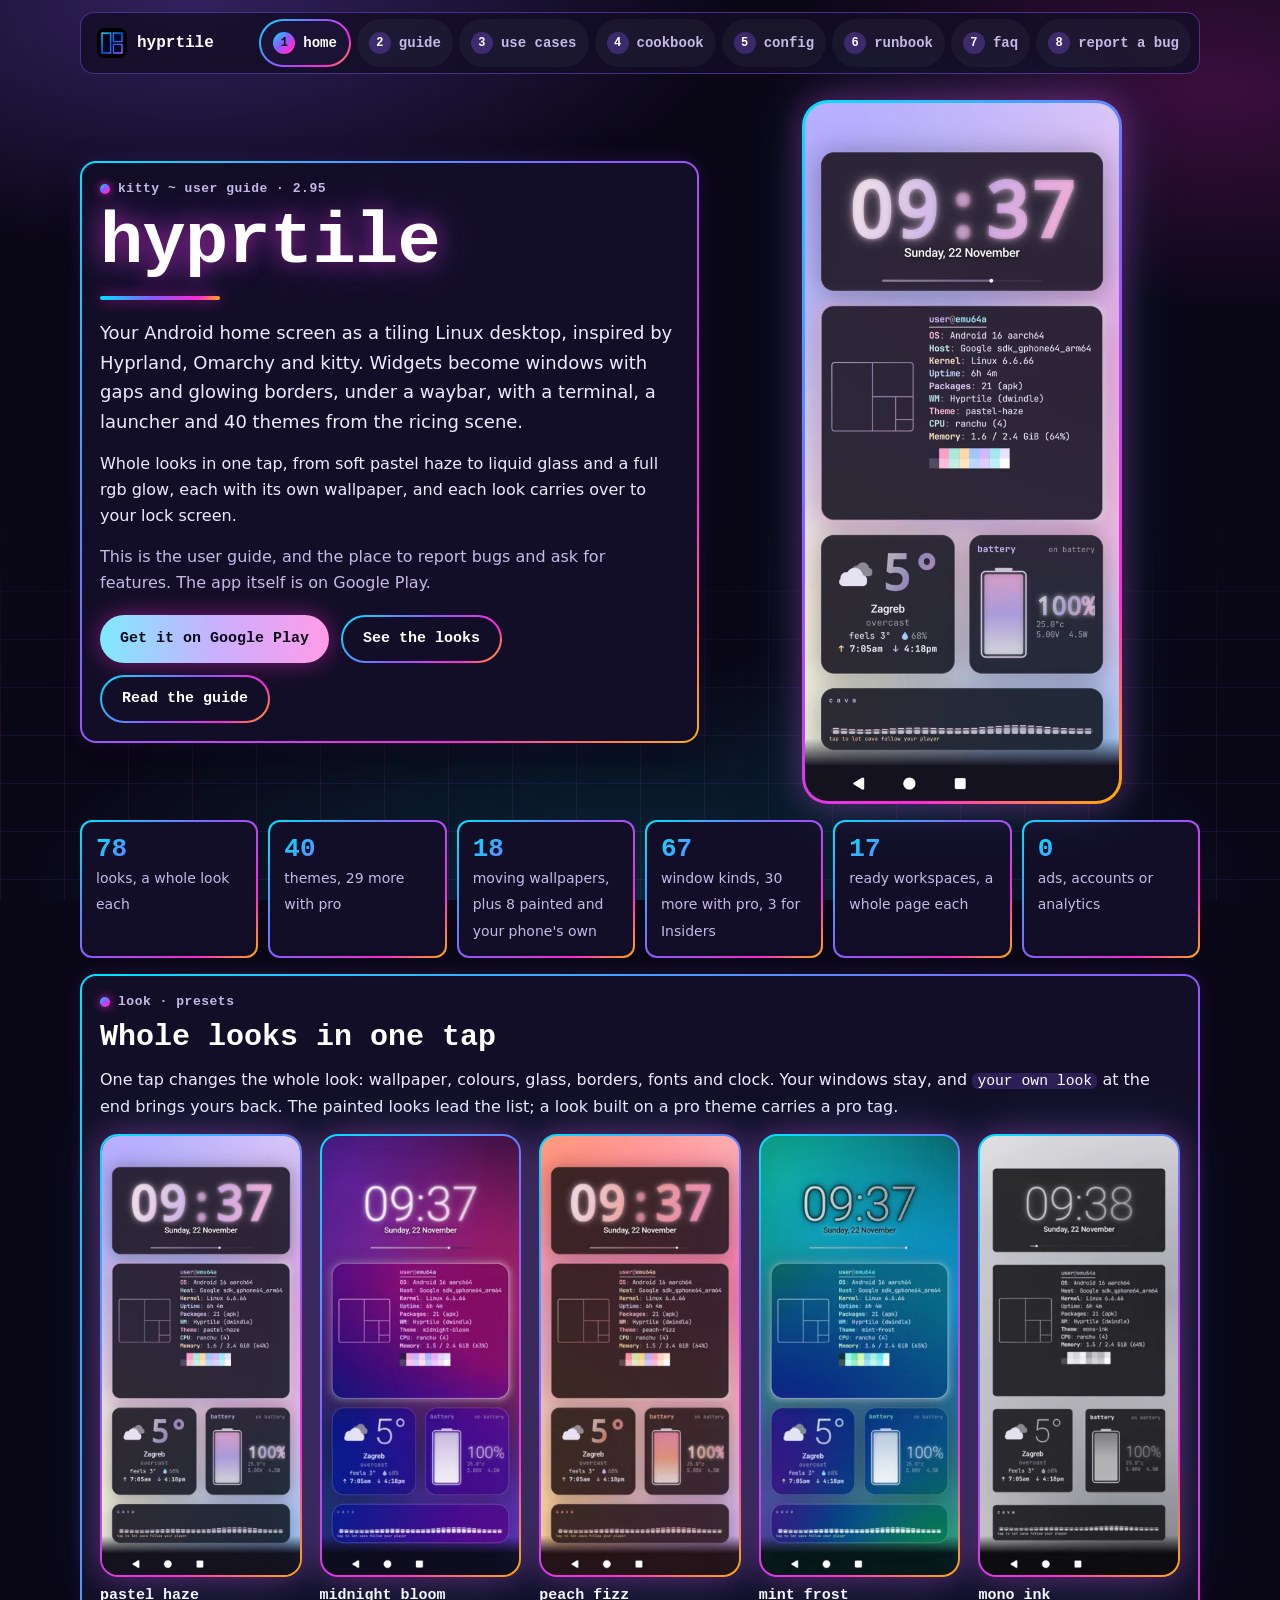
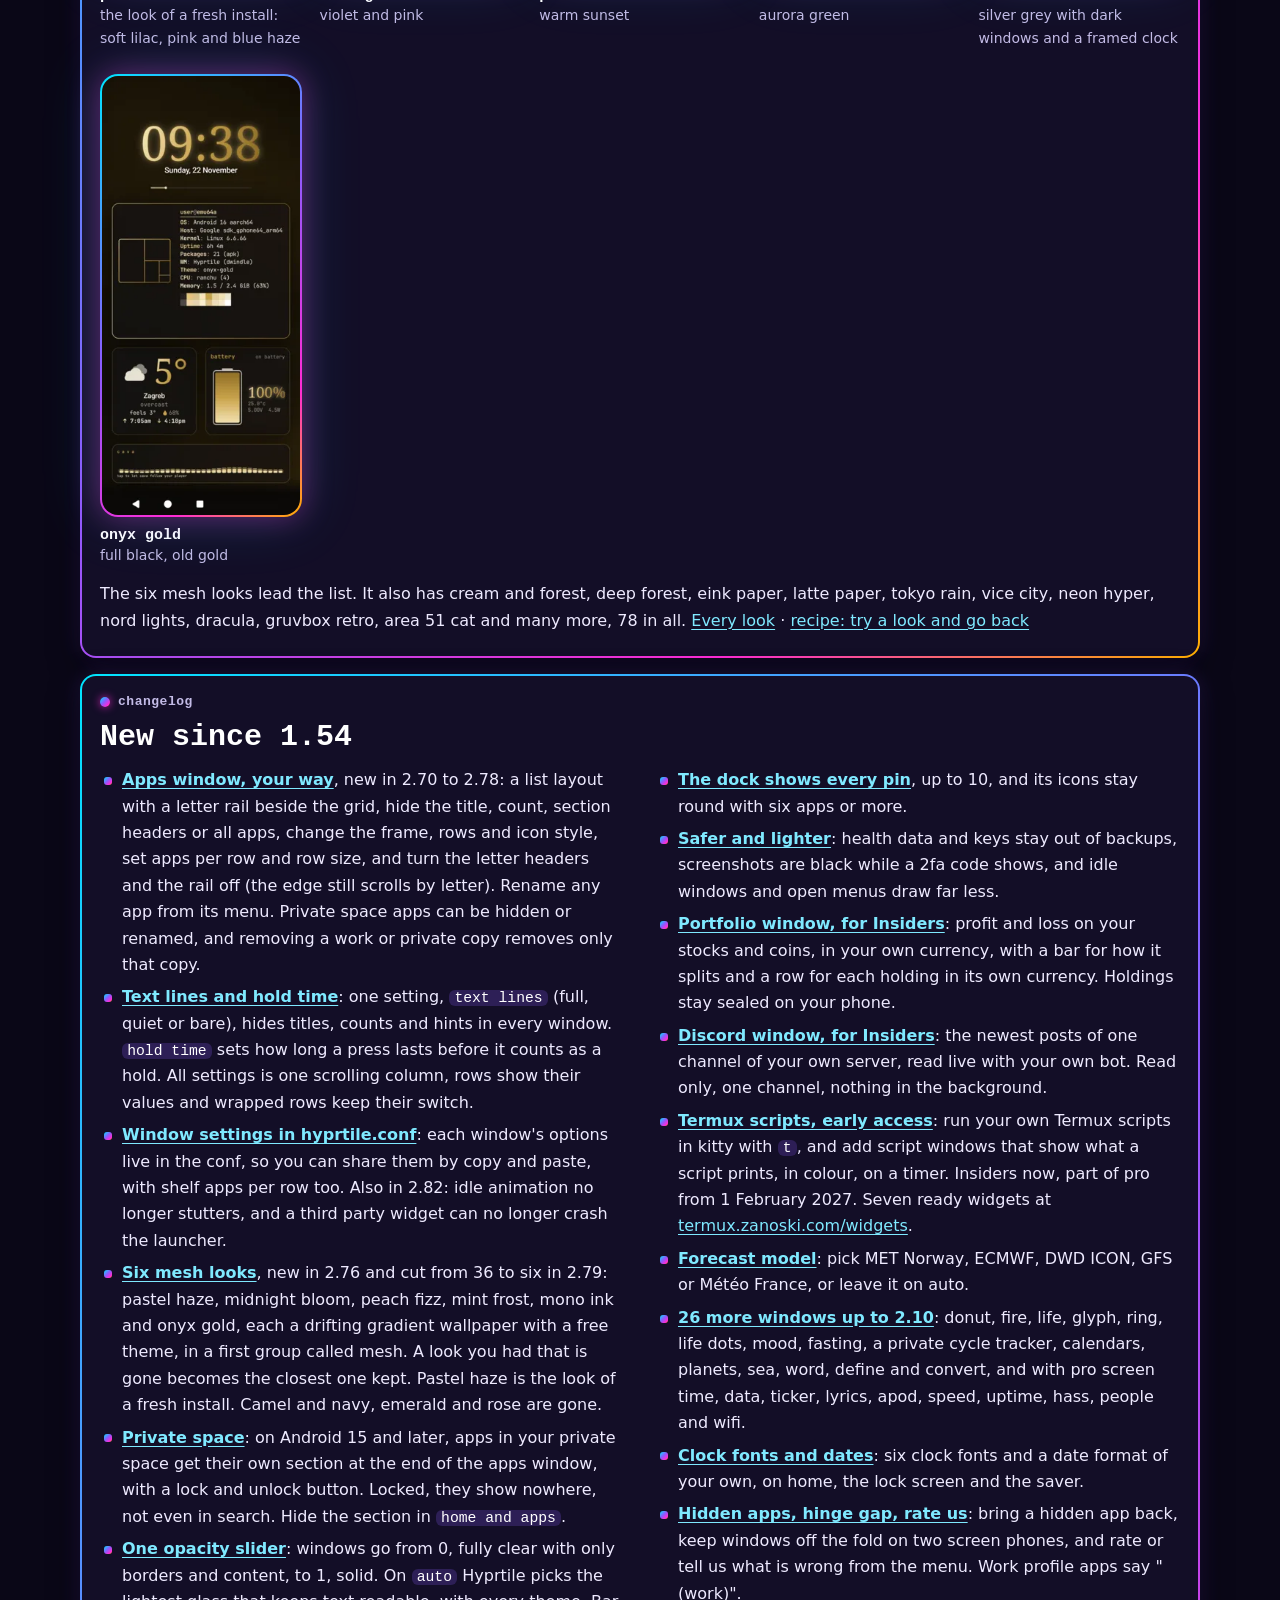
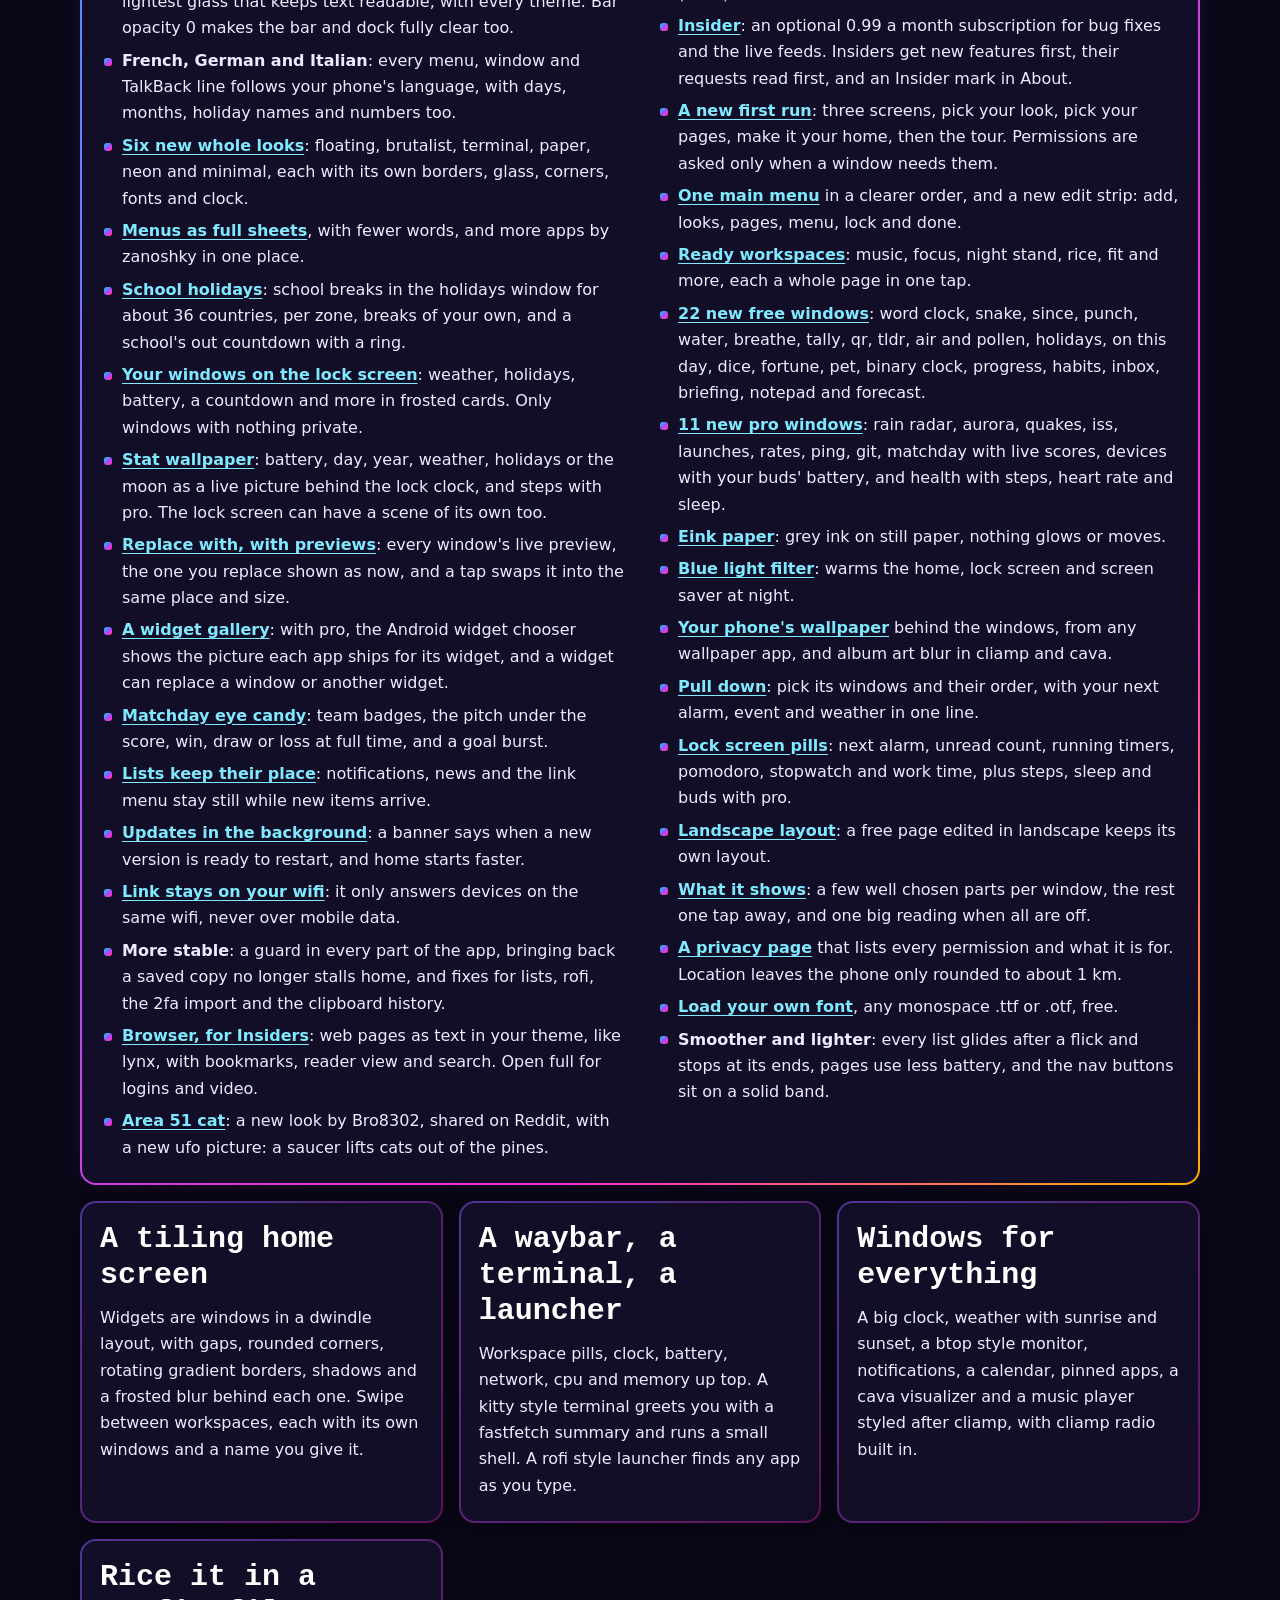
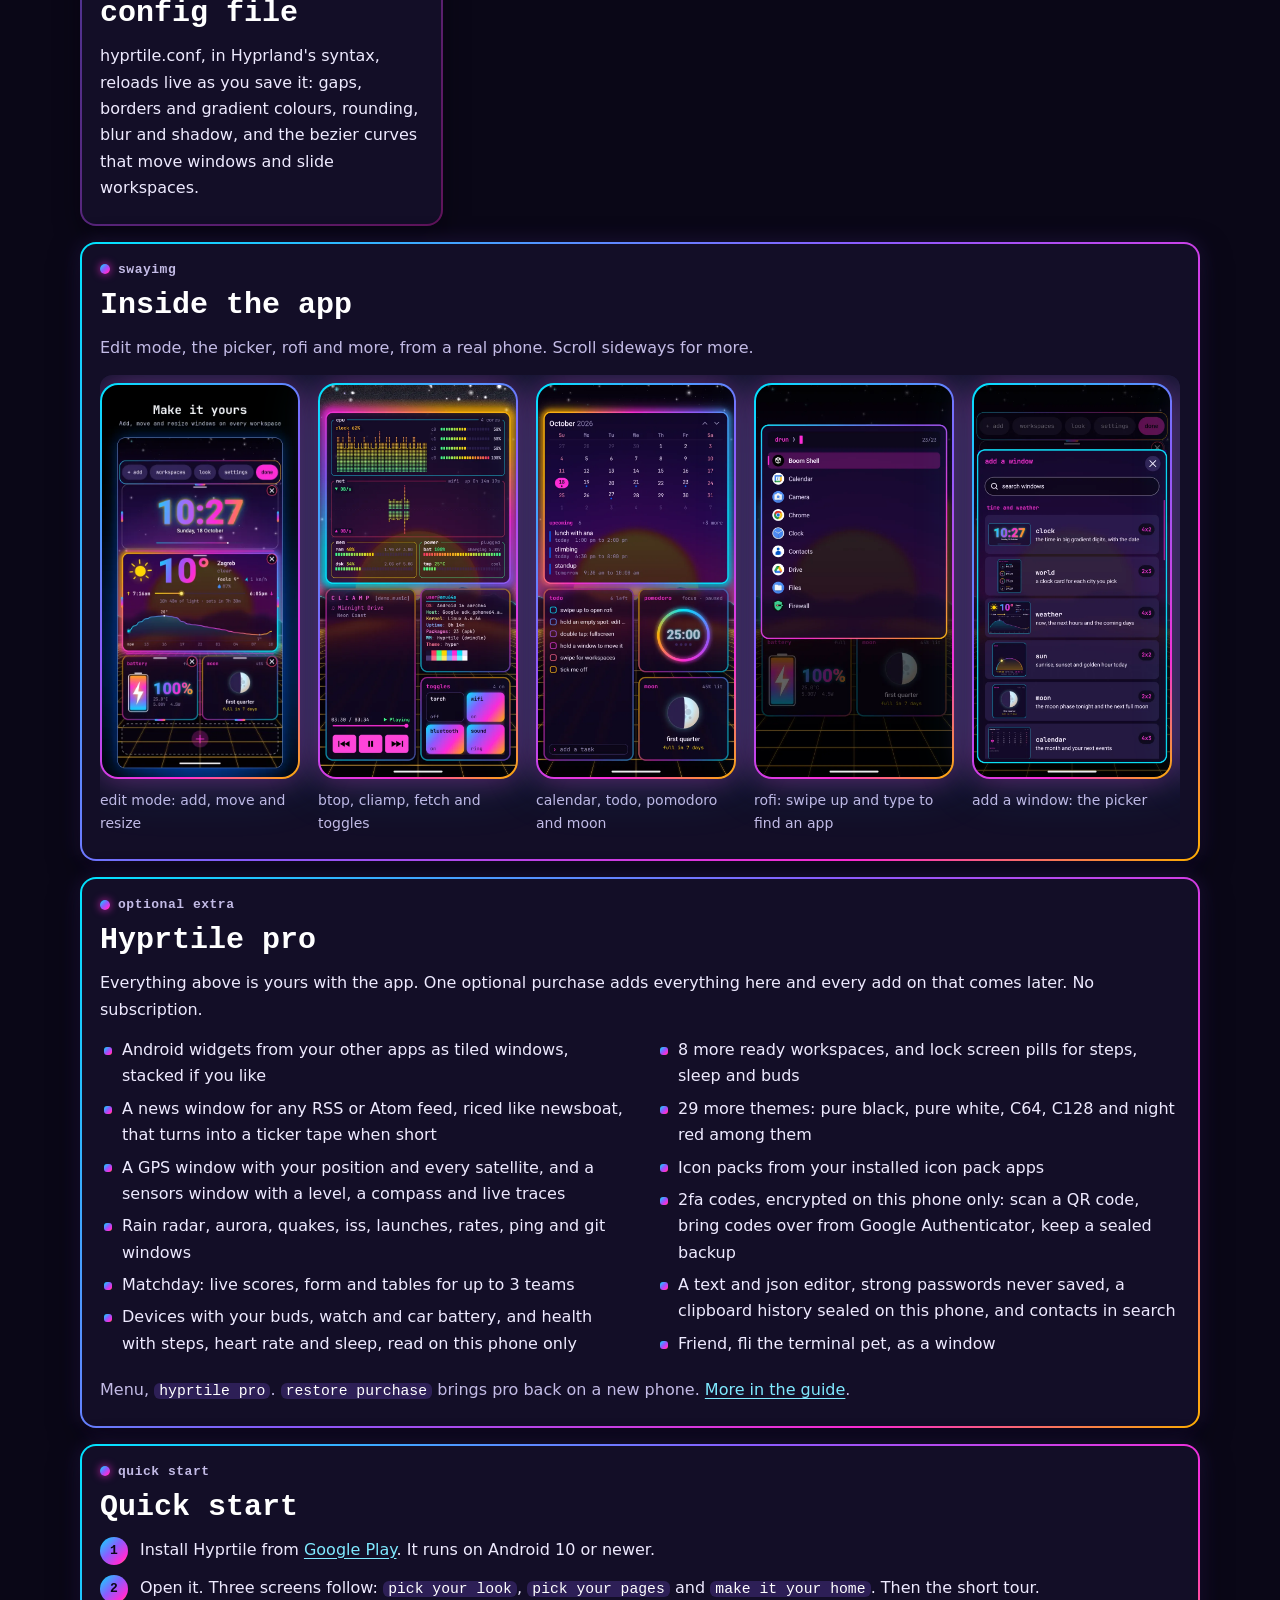
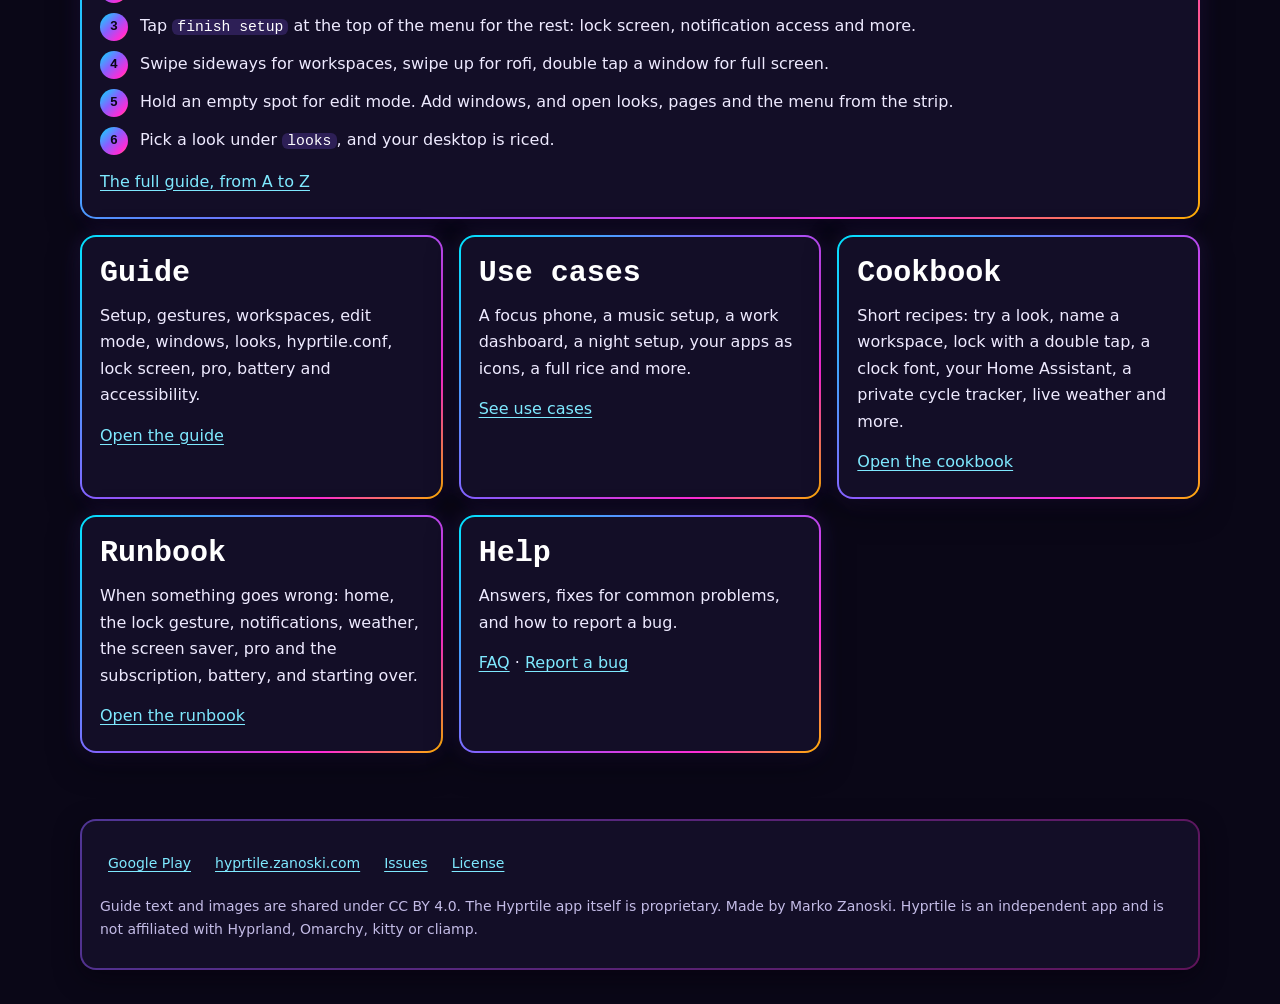
<file: docs/index.html>
<!doctype html>
<html lang="en">
<head>
<meta charset="utf-8">
<meta name="viewport" content="width=device-width, initial-scale=1">
<title>Hyprtile user guide</title>
<meta name="description" content="Hyprtile, a tiling Linux desktop for your Android home screen: whole looks in one tap, the user guide, recipes, FAQ and bug reports.">
<meta name="theme-color" content="#0a0717">
<meta property="og:title" content="Hyprtile user guide">
<meta property="og:description" content="Hyprtile, a tiling Linux desktop for your Android home screen: whole looks in one tap, the user guide, recipes, FAQ and bug reports.">
<meta property="og:image" content="img/look-pastel-haze.webp">
<link rel="icon" type="image/png" href="img/icon-192.png">
<link rel="stylesheet" href="style.css">
</head>
<body>
<a class="skip" href="#main">Skip to content</a>
<header class="bar">
  <a class="brand" href="index.html"><img src="img/icon-192.png" alt="" width="30" height="30"><span>hyprtile</span></a>
  <nav class="nav" aria-label="Guide pages"><ul><li><a href="index.html" aria-current="page"><span class="ws" aria-hidden="true">1</span>home</a></li><li><a href="guide.html"><span class="ws" aria-hidden="true">2</span>guide</a></li><li><a href="use-cases.html"><span class="ws" aria-hidden="true">3</span>use cases</a></li><li><a href="cookbook.html"><span class="ws" aria-hidden="true">4</span>cookbook</a></li><li><a href="config.html"><span class="ws" aria-hidden="true">5</span>config</a></li><li><a href="runbook.html"><span class="ws" aria-hidden="true">6</span>runbook</a></li><li><a href="faq.html"><span class="ws" aria-hidden="true">7</span>faq</a></li><li><a href="report.html"><span class="ws" aria-hidden="true">8</span>report a bug</a></li></ul></nav>
</header>
<div class="wrap">
<main id="main">

<section class="hero" aria-labelledby="hero-h">
  <div class="tile">
    <div class="title" aria-hidden="true">kitty ~ user guide · 2.95</div>
    <h1 id="hero-h">hyprtile</h1>
    <div class="underline" aria-hidden="true"></div>
    <p class="lede">Your Android home screen as a tiling Linux desktop, inspired by Hyprland, Omarchy and kitty. Widgets become windows with gaps and glowing borders, under a waybar, with a terminal, a launcher and 40 themes from the ricing scene.</p>
    <p>Whole looks in one tap, from soft pastel haze to liquid glass and a full rgb glow, each with its own wallpaper, and each look carries over to your lock screen.</p>
    <p class="dim">This is the user guide, and the place to report bugs and ask for features. The app itself is on Google Play.</p>
    <div class="actions">
      <a class="btn" href="https://play.google.com/store/apps/details?id=com.zanoshky.hyprtile">Get it on Google Play</a>
      <a class="btn ghost" href="#looks">See the looks</a>
      <a class="btn ghost" href="guide.html">Read the guide</a>
    </div>
  </div>
  <div class="phone"><img src="img/look-pastel-haze.webp" width="540" height="1200" alt="Hyprtile in the pastel haze look: a large violet clock reading 00:48 over a lilac and pink gradient, a fetch window, weather for Zagreb, a battery window and a cava window, each in a dark rounded card."></div>
</section>

<section aria-label="Hyprtile in numbers">
<ul class="stats">
  <li><b>78</b><span>looks, a whole look each</span></li>
  <li><b>40</b><span>themes, 29 more with pro</span></li>
  <li><b>18</b><span>moving wallpapers, plus 8 painted and your phone's own</span></li>
  <li><b>67</b><span>window kinds, 30 more with pro, 3 for Insiders</span></li>
  <li><b>17</b><span>ready workspaces, a whole page each</span></li>
  <li><b>0</b><span>ads, accounts or analytics</span></li>
</ul>
</section>

<section class="tile" id="looks" aria-labelledby="looks-h"><div class="title" aria-hidden="true">look · presets</div><h2 id="looks-h">Whole looks in one tap</h2>

<p>One tap changes the whole look: wallpaper, colours, glass, borders, fonts and clock. Your windows stay, and <code>your own look</code> at the end brings yours back. The painted looks lead the list; a look built on a pro theme carries a pro tag.</p>
<ul class="looks">
  <li><figure><div class="phone"><img src="img/look-pastel-haze-s.webp" srcset="img/look-pastel-haze-s.webp 270w, img/look-pastel-haze.webp 540w" sizes="(min-width: 1700px) 240px, (min-width: 700px) 190px, 45vw" width="540" height="1200" loading="lazy" alt="Pastel haze: a mesh look with a drifting gradient wallpaper and tiled windows."></div><figcaption><b>pastel haze</b>the look of a fresh install: soft lilac, pink and blue haze</figcaption></figure></li>
  <li><figure><div class="phone"><img src="img/look-midnight-bloom-s.webp" srcset="img/look-midnight-bloom-s.webp 270w, img/look-midnight-bloom.webp 540w" sizes="(min-width: 1700px) 240px, (min-width: 700px) 190px, 45vw" width="540" height="1200" loading="lazy" alt="Midnight bloom: a mesh look with a drifting gradient wallpaper and tiled windows."></div><figcaption><b>midnight bloom</b>violet and pink</figcaption></figure></li>
  <li><figure><div class="phone"><img src="img/look-peach-fizz-s.webp" srcset="img/look-peach-fizz-s.webp 270w, img/look-peach-fizz.webp 540w" sizes="(min-width: 1700px) 240px, (min-width: 700px) 190px, 45vw" width="540" height="1200" loading="lazy" alt="Peach fizz: a mesh look with a drifting gradient wallpaper and tiled windows."></div><figcaption><b>peach fizz</b>warm sunset</figcaption></figure></li>
  <li><figure><div class="phone"><img src="img/look-mint-frost-s.webp" srcset="img/look-mint-frost-s.webp 270w, img/look-mint-frost.webp 540w" sizes="(min-width: 1700px) 240px, (min-width: 700px) 190px, 45vw" width="540" height="1200" loading="lazy" alt="Mint frost: a mesh look with a drifting gradient wallpaper and tiled windows."></div><figcaption><b>mint frost</b>aurora green</figcaption></figure></li>
  <li><figure><div class="phone"><img src="img/look-mono-ink-s.webp" srcset="img/look-mono-ink-s.webp 270w, img/look-mono-ink.webp 540w" sizes="(min-width: 1700px) 240px, (min-width: 700px) 190px, 45vw" width="540" height="1200" loading="lazy" alt="Mono ink: a mesh look with a drifting gradient wallpaper and tiled windows."></div><figcaption><b>mono ink</b>silver grey with dark windows and a framed clock</figcaption></figure></li>
  <li><figure><div class="phone"><img src="img/look-onyx-gold-s.webp" srcset="img/look-onyx-gold-s.webp 270w, img/look-onyx-gold.webp 540w" sizes="(min-width: 1700px) 240px, (min-width: 700px) 190px, 45vw" width="540" height="1200" loading="lazy" alt="Onyx gold: a mesh look with a drifting gradient wallpaper and tiled windows."></div><figcaption><b>onyx gold</b>full black, old gold</figcaption></figure></li>
</ul>
<p>The six mesh looks lead the list. It also has cream and forest, deep forest, eink paper, latte paper, tokyo rain, vice city, neon hyper, nord lights, dracula, gruvbox retro, area 51 cat and many more, 78 in all. <a href="guide.html#presets">Every look</a> · <a href="cookbook.html#preset">recipe: try a look and go back</a></p>
</section>

<section class="tile" id="new" aria-labelledby="new-h"><div class="title" aria-hidden="true">changelog</div><h2 id="new-h">New since 1.54</h2>

<ul class="dots cols">
  <li><a href="guide.html#appswin"><b>Apps window, your way</b></a>, new in 2.70 to 2.78: a list layout with a letter rail beside the grid, hide the title, count, section headers or all apps, change the frame, rows and icon style, set apps per row and row size, and turn the letter headers and the rail off (the edge still scrolls by letter). Rename any app from its menu. Private space apps can be hidden or renamed, and removing a work or private copy removes only that copy.</li>
  <li><a href="guide.html#textlines"><b>Text lines and hold time</b></a>: one setting, <code>text lines</code> (full, quiet or bare), hides titles, counts and hints in every window. <code>hold time</code> sets how long a press lasts before it counts as a hold. All settings is one scrolling column, rows show their values and wrapped rows keep their switch.</li>
  <li><a href="guide.html#conf"><b>Window settings in hyprtile.conf</b></a>: each window's options live in the conf, so you can share them by copy and paste, with shelf apps per row too. Also in 2.82: idle animation no longer stutters, and a third party widget can no longer crash the launcher.</li>
  <li><a href="guide.html#presets"><b>Six mesh looks</b></a>, new in 2.76 and cut from 36 to six in 2.79: pastel haze, midnight bloom, peach fizz, mint frost, mono ink and onyx gold, each a drifting gradient wallpaper with a free theme, in a first group called mesh. A look you had that is gone becomes the closest one kept. Pastel haze is the look of a fresh install. Camel and navy, emerald and rose are gone.</li>
  <li><a href="guide.html#windows"><b>Private space</b></a>: on Android 15 and later, apps in your private space get their own section at the end of the apps window, with a lock and unlock button. Locked, they show nowhere, not even in search. Hide the section in <code>home and apps</code>.</li>
  <li><a href="guide.html#settings"><b>One opacity slider</b></a>: windows go from 0, fully clear with only borders and content, to 1, solid. On <code>auto</code> Hyprtile picks the lightest glass that keeps text readable, with every theme. Bar opacity 0 makes the bar and dock fully clear too.</li>
  <li><b>French, German and Italian</b>: every menu, window and TalkBack line follows your phone's language, with days, months, holiday names and numbers too.</li>
  <li><a href="guide.html#presets"><b>Six new whole looks</b></a>: floating, brutalist, terminal, paper, neon and minimal, each with its own borders, glass, corners, fonts and clock.</li>
  <li><a href="guide.html#settings"><b>Menus as full sheets</b></a>, with fewer words, and more apps by zanoshky in one place.</li>
  <li><a href="guide.html#school"><b>School holidays</b></a>: school breaks in the holidays window for about 36 countries, per zone, breaks of your own, and a school's out countdown with a ring.</li>
  <li><a href="guide.html#lockwins"><b>Your windows on the lock screen</b></a>: weather, holidays, battery, a countdown and more in frosted cards. Only windows with nothing private.</li>
  <li><a href="guide.html#lockstat"><b>Stat wallpaper</b></a>: battery, day, year, weather, holidays or the moon as a live picture behind the lock clock, and steps with pro. The lock screen can have a scene of its own too.</li>
  <li><a href="guide.html#replace"><b>Replace with, with previews</b></a>: every window's live preview, the one you replace shown as now, and a tap swaps it into the same place and size.</li>
  <li><a href="guide.html#androidwidgets"><b>A widget gallery</b></a>: with pro, the Android widget chooser shows the picture each app ships for its widget, and a widget can replace a window or another widget.</li>
  <li><a href="guide.html#prowindows"><b>Matchday eye candy</b></a>: team badges, the pitch under the score, win, draw or loss at full time, and a goal burst.</li>
  <li><a href="guide.html#notifs"><b>Lists keep their place</b></a>: notifications, news and the link menu stay still while new items arrive.</li>
  <li><a href="guide.html#updates"><b>Updates in the background</b></a>: a banner says when a new version is ready to restart, and home starts faster.</li>
  <li><a href="guide.html#link"><b>Link stays on your wifi</b></a>: it only answers devices on the same wifi, never over mobile data.</li>
  <li><b>More stable</b>: a guard in every part of the app, bringing back a saved copy no longer stalls home, and fixes for lists, rofi, the 2fa import and the clipboard history.</li>
  <li><a href="guide.html#browser"><b>Browser, for Insiders</b></a>: web pages as text in your theme, like lynx, with bookmarks, reader view and search. Open full for logins and video.</li>
  <li><a href="guide.html#presets"><b>Area 51 cat</b></a>: a new look by Bro8302, shared on Reddit, with a new ufo picture: a saucer lifts cats out of the pines.</li>
  <li><a href="guide.html#desktop"><b>The dock shows every pin</b></a>, up to 10, and its icons stay round with six apps or more.</li>
  <li><a href="guide.html#privacy"><b>Safer and lighter</b></a>: health data and keys stay out of backups, screenshots are black while a 2fa code shows, and idle windows and open menus draw far less.</li>
  <li><a href="guide.html#portfolio"><b>Portfolio window, for Insiders</b></a>: profit and loss on your stocks and coins, in your own currency, with a bar for how it splits and a row for each holding in its own currency. Holdings stay sealed on your phone.</li>
  <li><a href="guide.html#discord"><b>Discord window, for Insiders</b></a>: the newest posts of one channel of your own server, read live with your own bot. Read only, one channel, nothing in the background.</li>
  <li><a href="guide.html#termux"><b>Termux scripts, early access</b></a>: run your own Termux scripts in kitty with <code>t</code>, and add script windows that show what a script prints, in colour, on a timer. Insiders now, part of pro from 1 February 2027. Seven ready widgets at <a href="https://termux.zanoski.com/widgets">termux.zanoski.com/widgets</a>.</li>
  <li><a href="guide.html#weather"><b>Forecast model</b></a>: pick MET Norway, ECMWF, DWD ICON, GFS or Météo France, or leave it on auto.</li>
  <li><a href="guide.html#windows"><b>26 more windows up to 2.10</b></a>: donut, fire, life, glyph, ring, life dots, mood, fasting, a private cycle tracker, calendars, planets, sea, word, define and convert, and with pro screen time, data, ticker, lyrics, apod, speed, uptime, hass, people and wifi.</li>
  <li><a href="guide.html#settings"><b>Clock fonts and dates</b></a>: six clock fonts and a date format of your own, on home, the lock screen and the saver.</li>
  <li><a href="guide.html#settings"><b>Hidden apps, hinge gap, rate us</b></a>: bring a hidden app back, keep windows off the fold on two screen phones, and rate or tell us what is wrong from the menu. Work profile apps say "(work)".</li>
  <li><a href="guide.html#settings"><b>Insider</b></a>: an optional 0.99 a month subscription for bug fixes and the live feeds. Insiders get new features first, their requests read first, and an Insider mark in About.</li>
  <li><a href="guide.html#setup"><b>A new first run</b></a>: three screens, pick your look, pick your pages, make it your home, then the tour. Permissions are asked only when a window needs them.</li>
  <li><a href="guide.html#settings"><b>One main menu</b></a> in a clearer order, and a new edit strip: add, looks, pages, menu, lock and done.</li>
  <li><a href="guide.html#ready"><b>Ready workspaces</b></a>: music, focus, night stand, rice, fit and more, each a whole page in one tap.</li>
  <li><a href="guide.html#windows"><b>22 new free windows</b></a>: word clock, snake, since, punch, water, breathe, tally, qr, tldr, air and pollen, holidays, on this day, dice, fortune, pet, binary clock, progress, habits, inbox, briefing, notepad and forecast.</li>
  <li><a href="guide.html#prowindows"><b>11 new pro windows</b></a>: rain radar, aurora, quakes, iss, launches, rates, ping, git, matchday with live scores, devices with your buds' battery, and health with steps, heart rate and sleep.</li>
  <li><a href="guide.html#presets"><b>Eink paper</b></a>: grey ink on still paper, nothing glows or moves.</li>
  <li><a href="guide.html#daynight"><b>Blue light filter</b></a>: warms the home, lock screen and screen saver at night.</li>
  <li><a href="guide.html#wallpapers"><b>Your phone's wallpaper</b></a> behind the windows, from any wallpaper app, and album art blur in cliamp and cava.</li>
  <li><a href="guide.html#pulldown"><b>Pull down</b></a>: pick its windows and their order, with your next alarm, event and weather in one line.</li>
  <li><a href="guide.html#lock"><b>Lock screen pills</b></a>: next alarm, unread count, running timers, pomodoro, stopwatch and work time, plus steps, sleep and buds with pro.</li>
  <li><a href="guide.html#free"><b>Landscape layout</b></a>: a free page edited in landscape keeps its own layout.</li>
  <li><a href="guide.html#winmenu"><b>What it shows</b></a>: a few well chosen parts per window, the rest one tap away, and one big reading when all are off.</li>
  <li><a href="guide.html#privacy"><b>A privacy page</b></a> that lists every permission and what it is for. Location leaves the phone only rounded to about 1 km.</li>
  <li><a href="guide.html#looks"><b>Load your own font</b></a>, any monospace .ttf or .otf, free.</li>
  <li><b>Smoother and lighter</b>: every list glides after a flick and stops at its ends, pages use less battery, and the nav buttons sit on a solid band.</li>
</ul>
</section>

<div class="tiles">
<div class="tile quiet"><h2>A tiling home screen</h2>
<p>Widgets are windows in a dwindle layout, with gaps, rounded corners, rotating gradient borders, shadows and a frosted blur behind each one. Swipe between workspaces, each with its own windows and a name you give it.</p>
</div>
<div class="tile quiet"><h2>A waybar, a terminal, a launcher</h2>
<p>Workspace pills, clock, battery, network, cpu and memory up top. A kitty style terminal greets you with a fastfetch summary and runs a small shell. A rofi style launcher finds any app as you type.</p>
</div>
<div class="tile quiet"><h2>Windows for everything</h2>
<p>A big clock, weather with sunrise and sunset, a btop style monitor, notifications, a calendar, pinned apps, a cava visualizer and a music player styled after cliamp, with cliamp radio built in.</p>
</div>
<div class="tile quiet"><h2>Rice it in a config file</h2>
<p>hyprtile.conf, in Hyprland's syntax, reloads live as you save it: gaps, borders and gradient colours, rounding, blur and shadow, and the bezier curves that move windows and slide workspaces.</p>
</div>
</div>

<section class="tile" id="shots" aria-labelledby="shots-h"><div class="title" aria-hidden="true">swayimg</div><h2 id="shots-h">Inside the app</h2>

<p class="dim">Edit mode, the picker, rofi and more, from a real phone. Scroll sideways for more.</p>
<div class="shots-wrap" tabindex="0" role="region" aria-label="Screenshots, scroll sideways">
<ul class="shots"><li><figure><div class="phone"><img src="img/make-it-yours.webp" width="540" height="1080" alt="Make it yours: edit mode with the strip reading add, workspaces, look, settings and done, a gradient clock, a weather window with a temperature curve, battery and moon windows, each with a close mark." loading="lazy"></div><figcaption>edit mode: add, move and resize</figcaption></figure></li><li><figure><div class="phone"><img src="img/phone-2-system.webp" width="540" height="1080" alt="A tiled workspace: a btop style monitor with cpu cores, network, memory and power, the cliamp music player, a fetch window with phone specs, and toggles for torch, wifi, bluetooth and sound." loading="lazy"></div><figcaption>btop, cliamp, fetch and toggles</figcaption></figure></li><li><figure><div class="phone"><img src="img/phone-3-planner.webp" width="540" height="1080" alt="A planner workspace: the October calendar with upcoming events, a todo list, a pomodoro ring at 25:00 and the moon." loading="lazy"></div><figcaption>calendar, todo, pomodoro and moon</figcaption></figure></li><li><figure><div class="phone"><img src="img/phone-4-rofi.webp" width="540" height="1080" alt="The rofi style app launcher open over the desktop, listing apps like Calendar, Camera, Chrome and Clock." loading="lazy"></div><figcaption>rofi: swipe up and type to find an app</figcaption></figure></li><li><figure><div class="phone"><img src="img/phone-6-add.webp" width="540" height="1080" alt="The add a window sheet with a search field and live previews of clock, world, weather, sun, moon and calendar, each with its size." loading="lazy"></div><figcaption>add a window: the picker</figcaption></figure></li><li><figure><div class="phone"><img src="img/phone-7-presets.webp" width="540" height="1080" alt="The presets menu: neon hyper, night city, aurora glass, outrun drive, deep space, vapor dream, blood moon, toxic circuit, glacier, oled void, sakura, mocha cozy, dracula and github dark." loading="lazy"></div><figcaption>more presets from the ricing scene</figcaption></figure></li></ul>
</div>
</section>

<section class="tile" id="pro" aria-labelledby="pro-h"><div class="title" aria-hidden="true">optional extra</div><h2 id="pro-h">Hyprtile pro</h2>

<p>Everything above is yours with the app. One optional purchase adds everything here and every add on that comes later. No subscription.</p>
<ul class="dots cols">
  <li>Android widgets from your other apps as tiled windows, stacked if you like</li>
  <li>A news window for any RSS or Atom feed, riced like newsboat, that turns into a ticker tape when short</li>
  <li>A GPS window with your position and every satellite, and a sensors window with a level, a compass and live traces</li>
  <li>Rain radar, aurora, quakes, iss, launches, rates, ping and git windows</li>
  <li>Matchday: live scores, form and tables for up to 3 teams</li>
  <li>Devices with your buds, watch and car battery, and health with steps, heart rate and sleep, read on this phone only</li>
  <li>8 more ready workspaces, and lock screen pills for steps, sleep and buds</li>
  <li>29 more themes: pure black, pure white, C64, C128 and night red among them</li>
  <li>Icon packs from your installed icon pack apps</li>
  <li>2fa codes, encrypted on this phone only: scan a QR code, bring codes over from Google Authenticator, keep a sealed backup</li>
  <li>A text and json editor, strong passwords never saved, a clipboard history sealed on this phone, and contacts in search</li>
  <li>Friend, fli the terminal pet, as a window</li>
</ul>
<p class="dim">Menu, <code>hyprtile pro</code>. <code>restore purchase</code> brings pro back on a new phone. <a href="guide.html#pro">More in the guide</a>.</p>
</section>

<section class="tile" id="start" aria-labelledby="start-h"><div class="title" aria-hidden="true">quick start</div><h2 id="start-h">Quick start</h2>

<ol class="steps">
  <li>Install Hyprtile from <a href="https://play.google.com/store/apps/details?id=com.zanoshky.hyprtile">Google Play</a>. It runs on Android 10 or newer.</li>
  <li>Open it. Three screens follow: <code>pick your look</code>, <code>pick your pages</code> and <code>make it your home</code>. Then the short tour.</li>
  <li>Tap <code>finish setup</code> at the top of the menu for the rest: lock screen, notification access and more.</li>
  <li>Swipe sideways for workspaces, swipe up for rofi, double tap a window for full screen.</li>
  <li>Hold an empty spot for edit mode. Add windows, and open looks, pages and the menu from the strip.</li>
  <li>Pick a look under <code>looks</code>, and your desktop is riced.</li>
</ol>
<p><a href="guide.html">The full guide, from A to Z</a></p>
</section>

<div class="tiles">
<div class="tile "><h2>Guide</h2>
<p>Setup, gestures, workspaces, edit mode, windows, looks, hyprtile.conf, lock screen, pro, battery and accessibility.</p><p><a href="guide.html">Open the guide</a></p>
</div>
<div class="tile "><h2>Use cases</h2>
<p>A focus phone, a music setup, a work dashboard, a night setup, your apps as icons, a full rice and more.</p><p><a href="use-cases.html">See use cases</a></p>
</div>
<div class="tile "><h2>Cookbook</h2>
<p>Short recipes: try a look, name a workspace, lock with a double tap, a clock font, your Home Assistant, a private cycle tracker, live weather and more.</p><p><a href="cookbook.html">Open the cookbook</a></p>
</div>
<div class="tile "><h2>Runbook</h2>
<p>When something goes wrong: home, the lock gesture, notifications, weather, the screen saver, pro and the subscription, battery, and starting over.</p><p><a href="runbook.html">Open the runbook</a></p>
</div>
<div class="tile "><h2>Help</h2>
<p>Answers, fixes for common problems, and how to report a bug.</p><p><a href="faq.html">FAQ</a> · <a href="report.html">Report a bug</a></p>
</div>
</div>

</main>
<footer>
  <div class="tile quiet">
  <ul>
    <li><a href="https://play.google.com/store/apps/details?id=com.zanoshky.hyprtile">Google Play</a></li>
    <li><a href="https://hyprtile.zanoski.com">hyprtile.zanoski.com</a></li>
    <li><a href="https://github.com/Zanoshky/hyprtile-launcher/issues">Issues</a></li>
    <li><a href="https://github.com/Zanoshky/hyprtile-launcher/blob/main/LICENSE">License</a></li>
  </ul>
  <p>Guide text and images are shared under CC BY 4.0. The Hyprtile app itself is proprietary. Made by Marko Zanoski. Hyprtile is an independent app and is not affiliated with Hyprland, Omarchy, kitty or cliamp.</p>
  </div>
</footer>
</div>
</body>
</html>
</file>
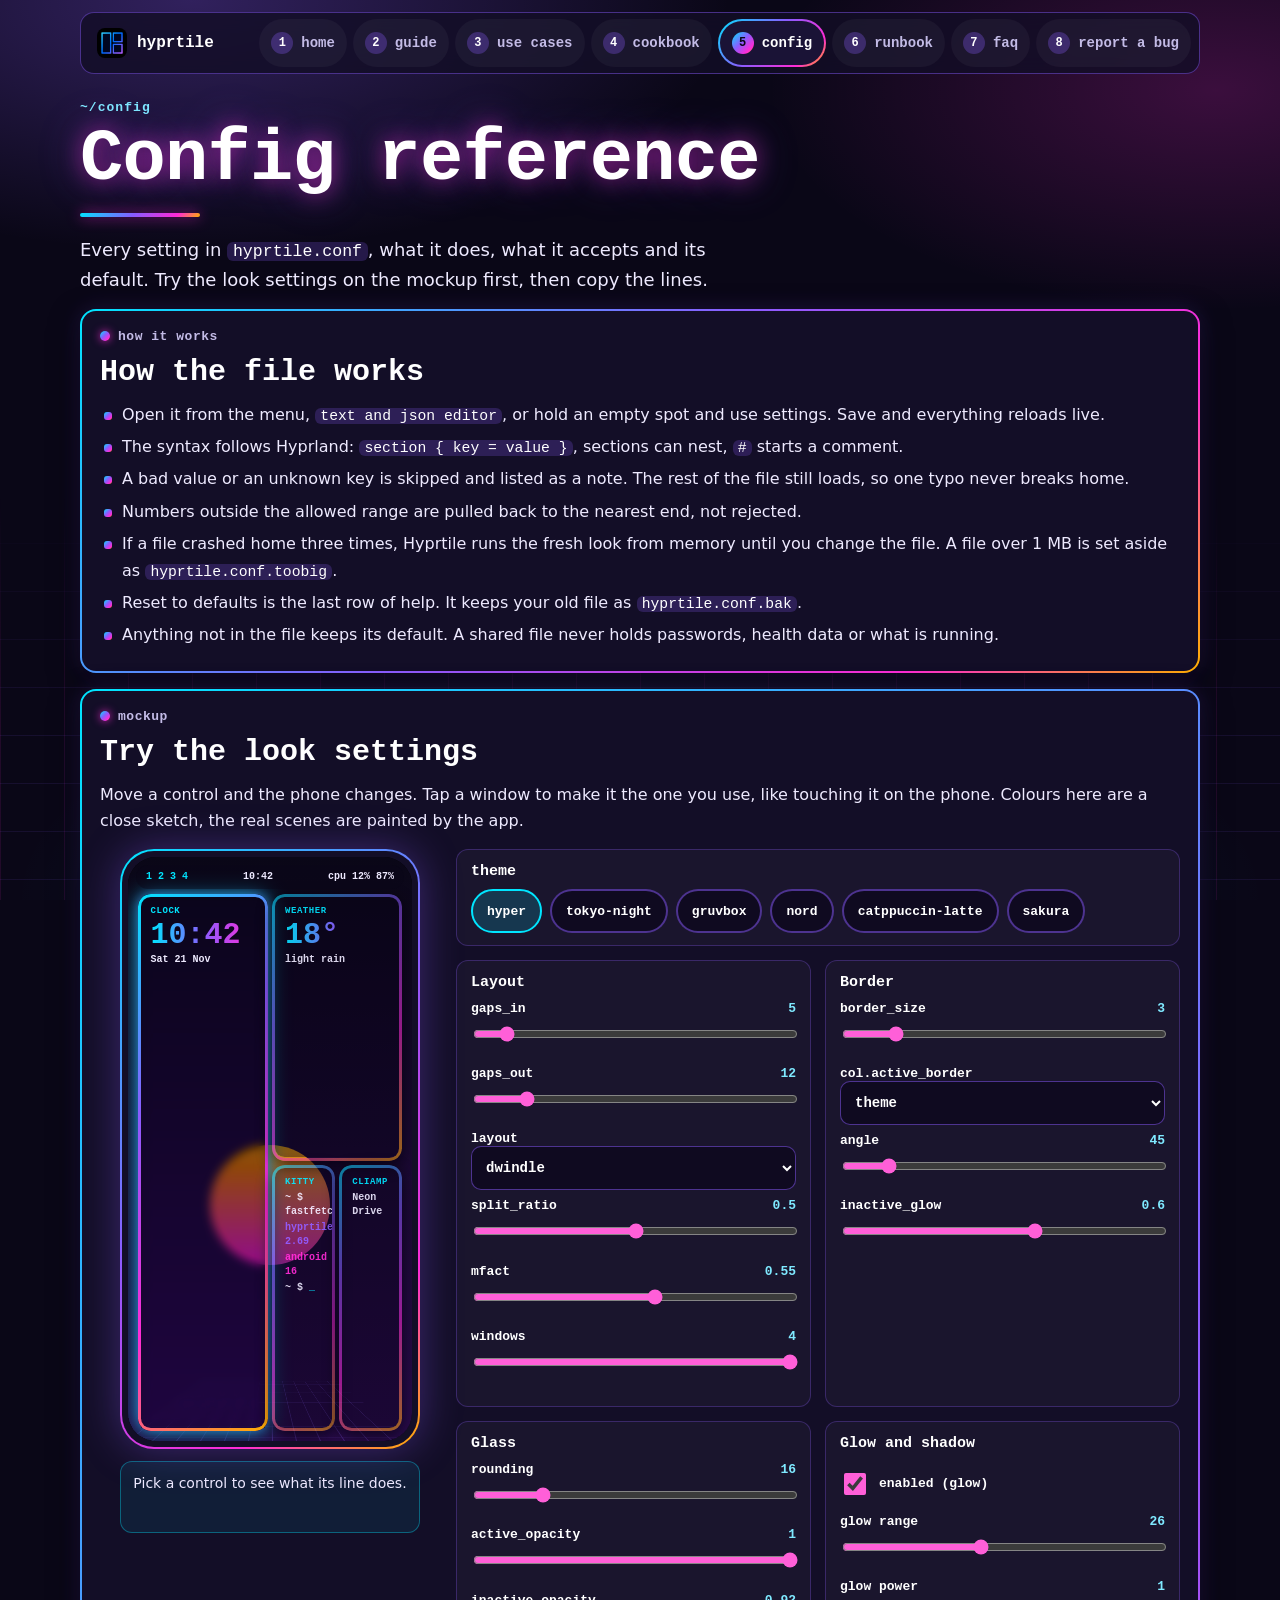
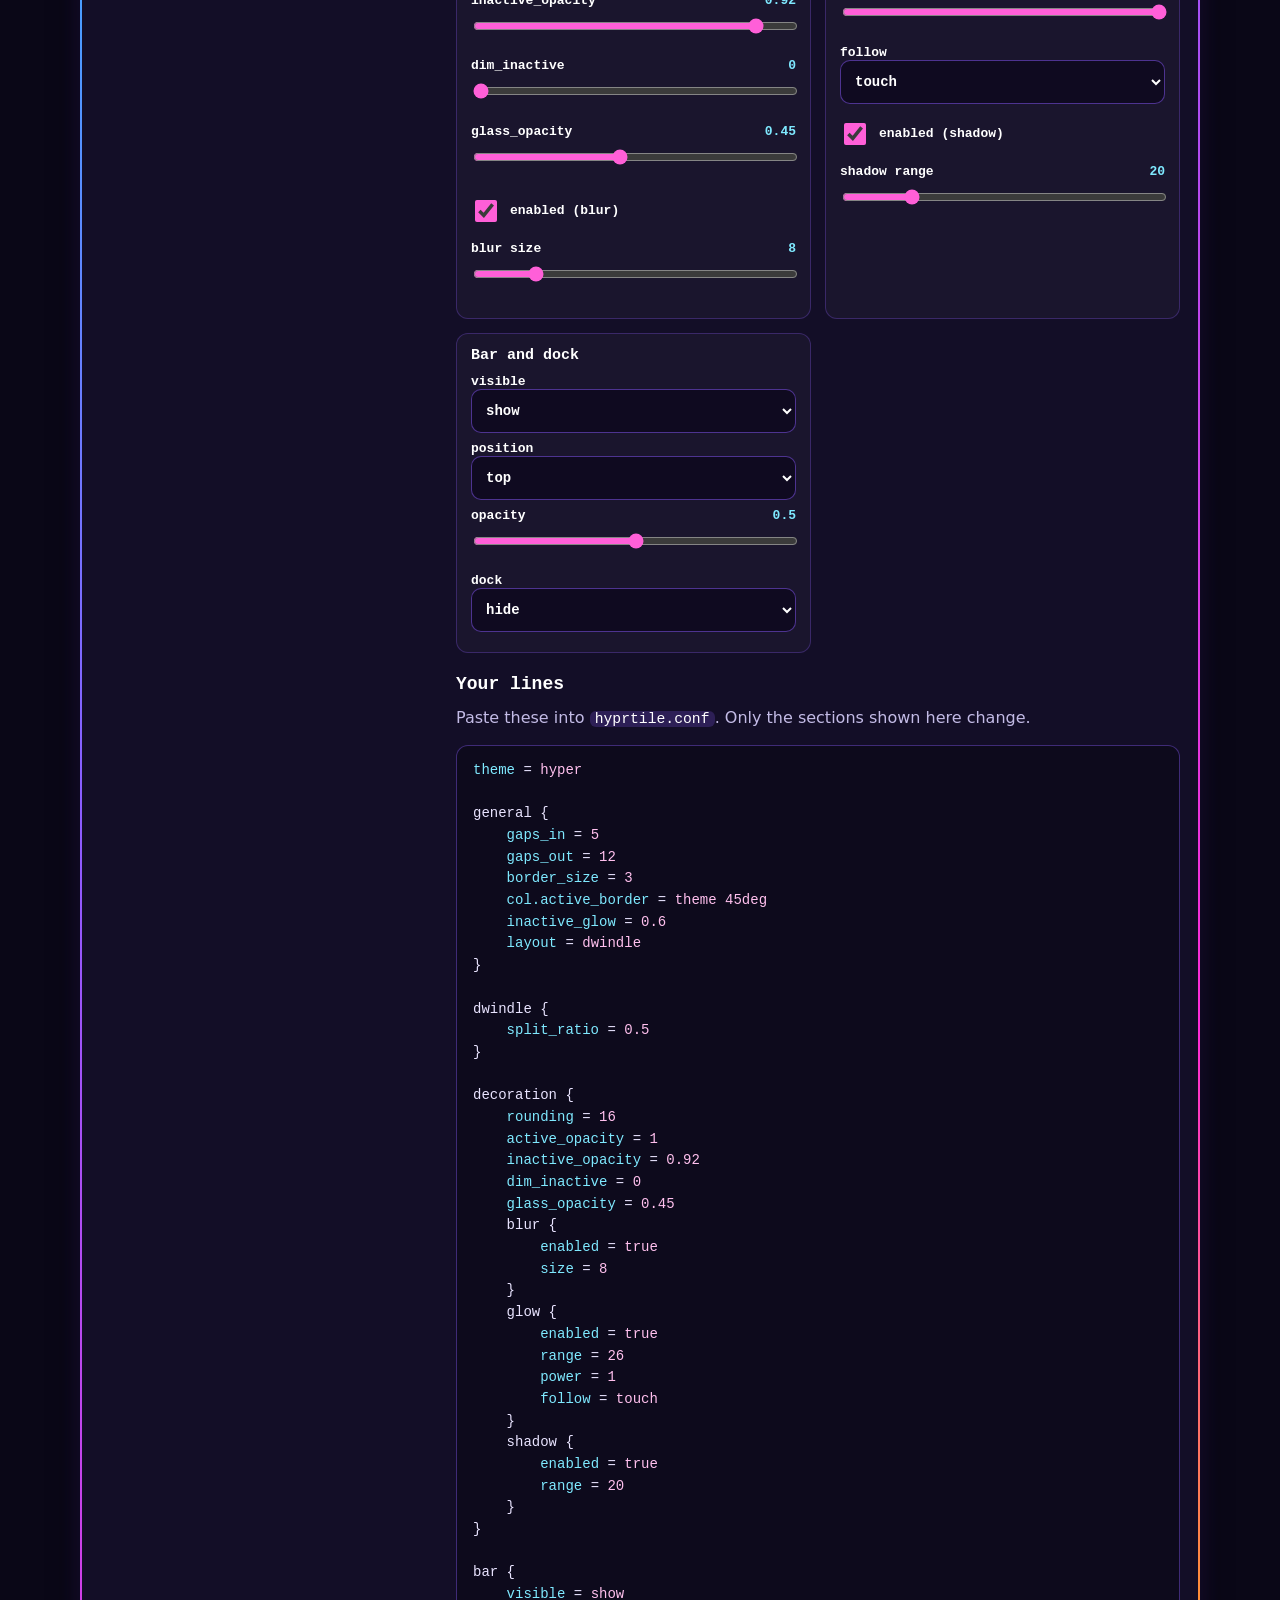
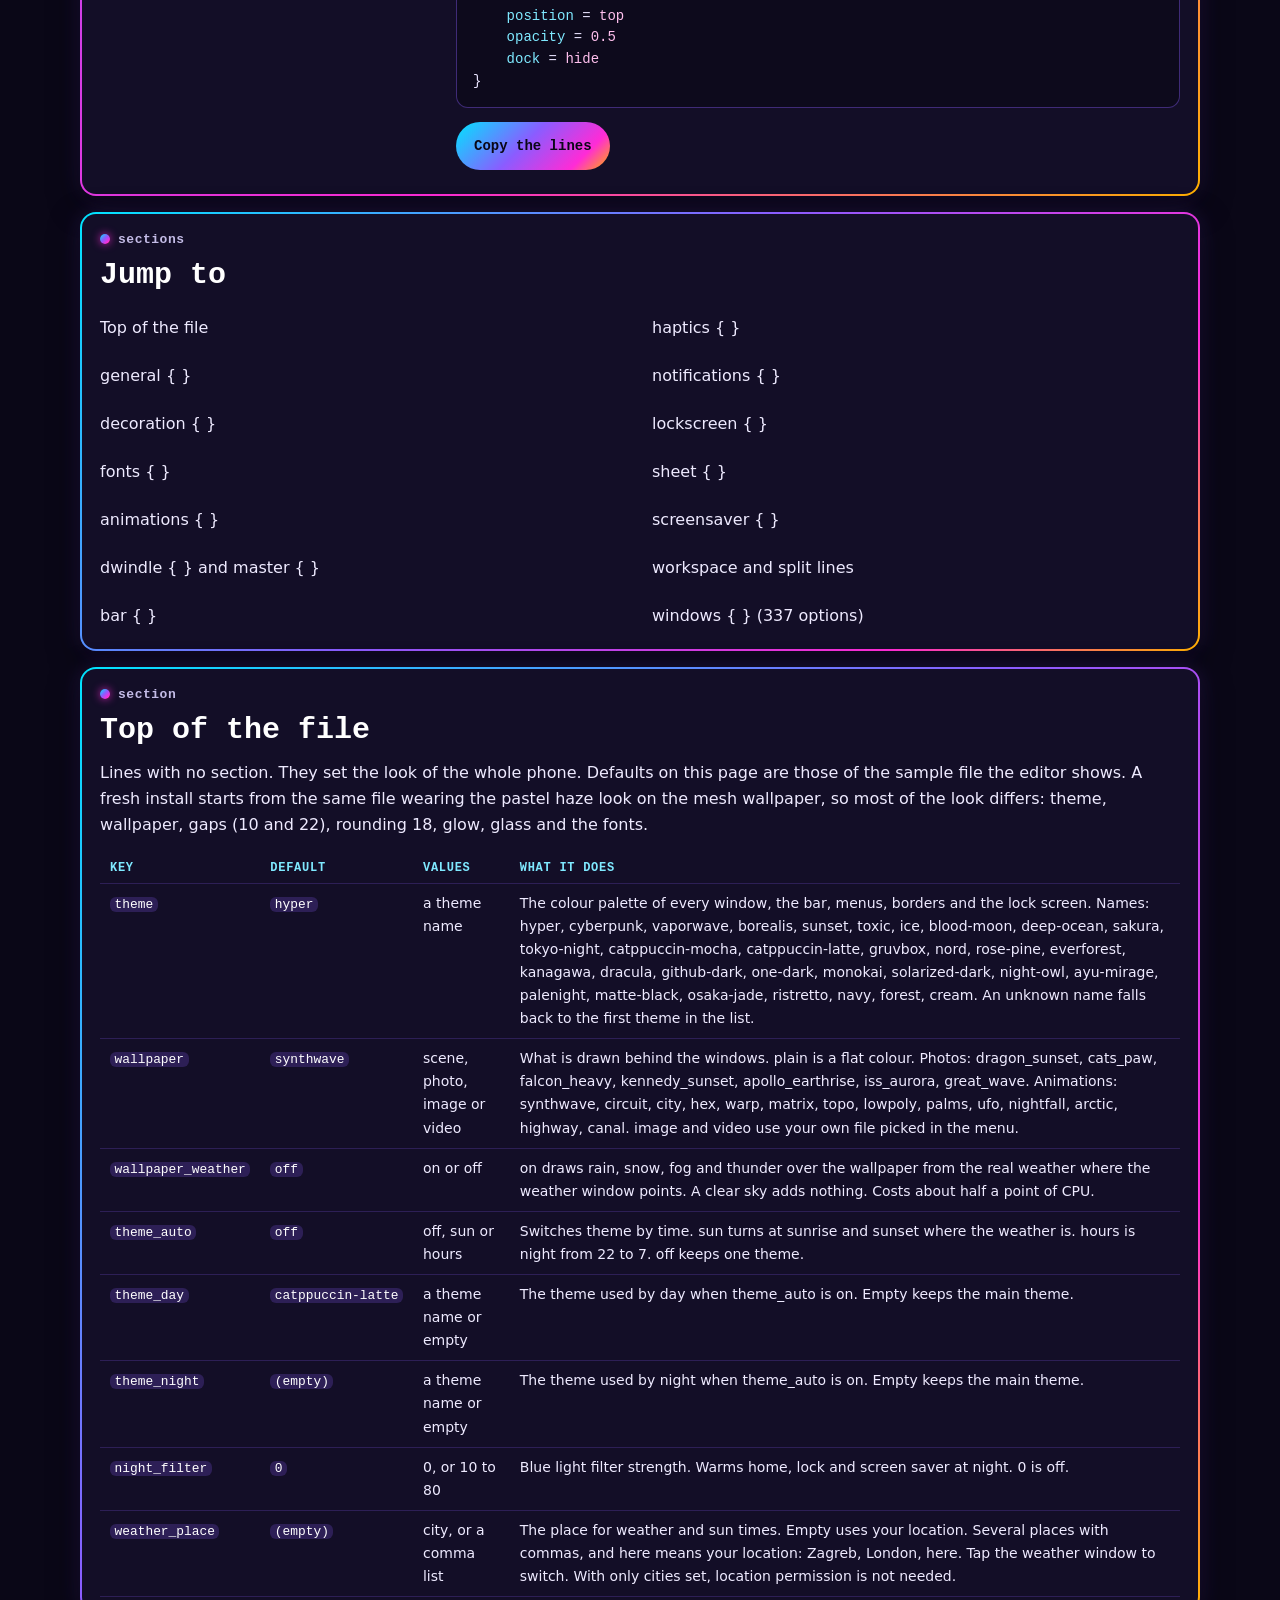
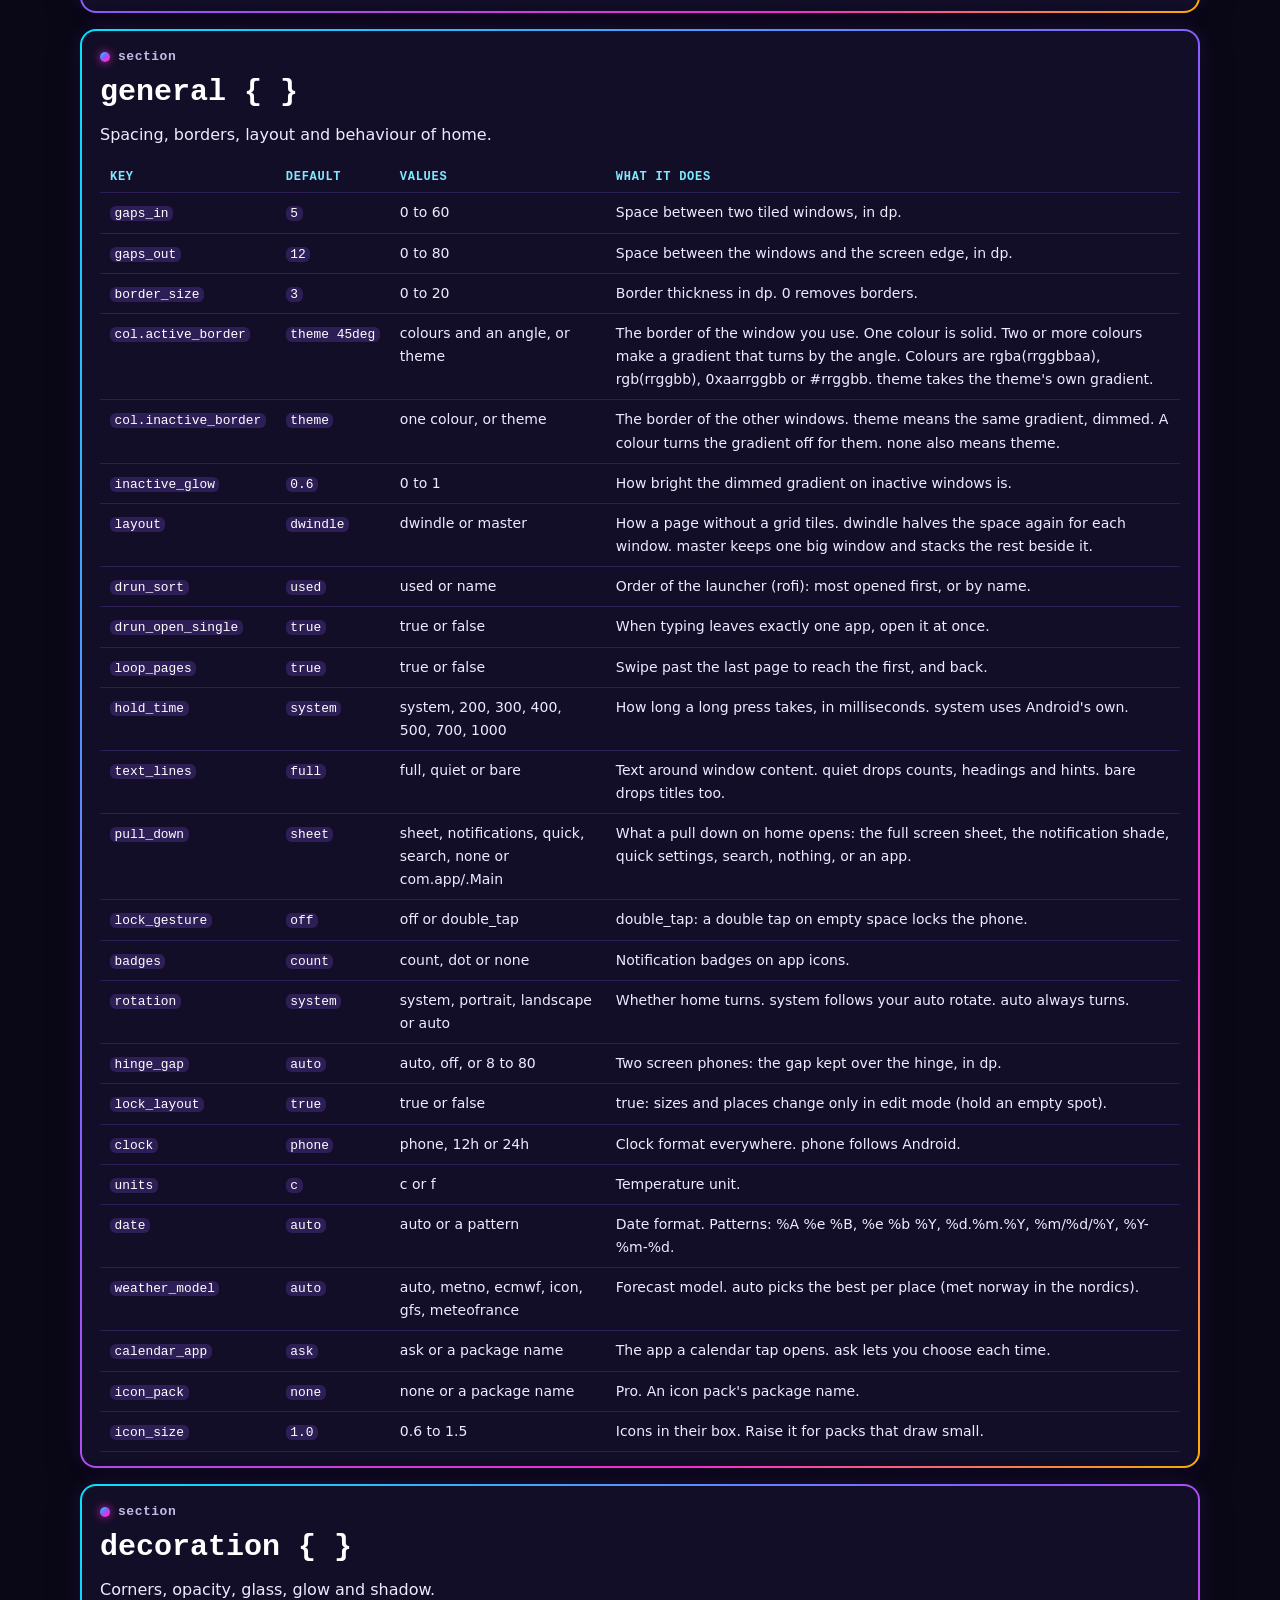
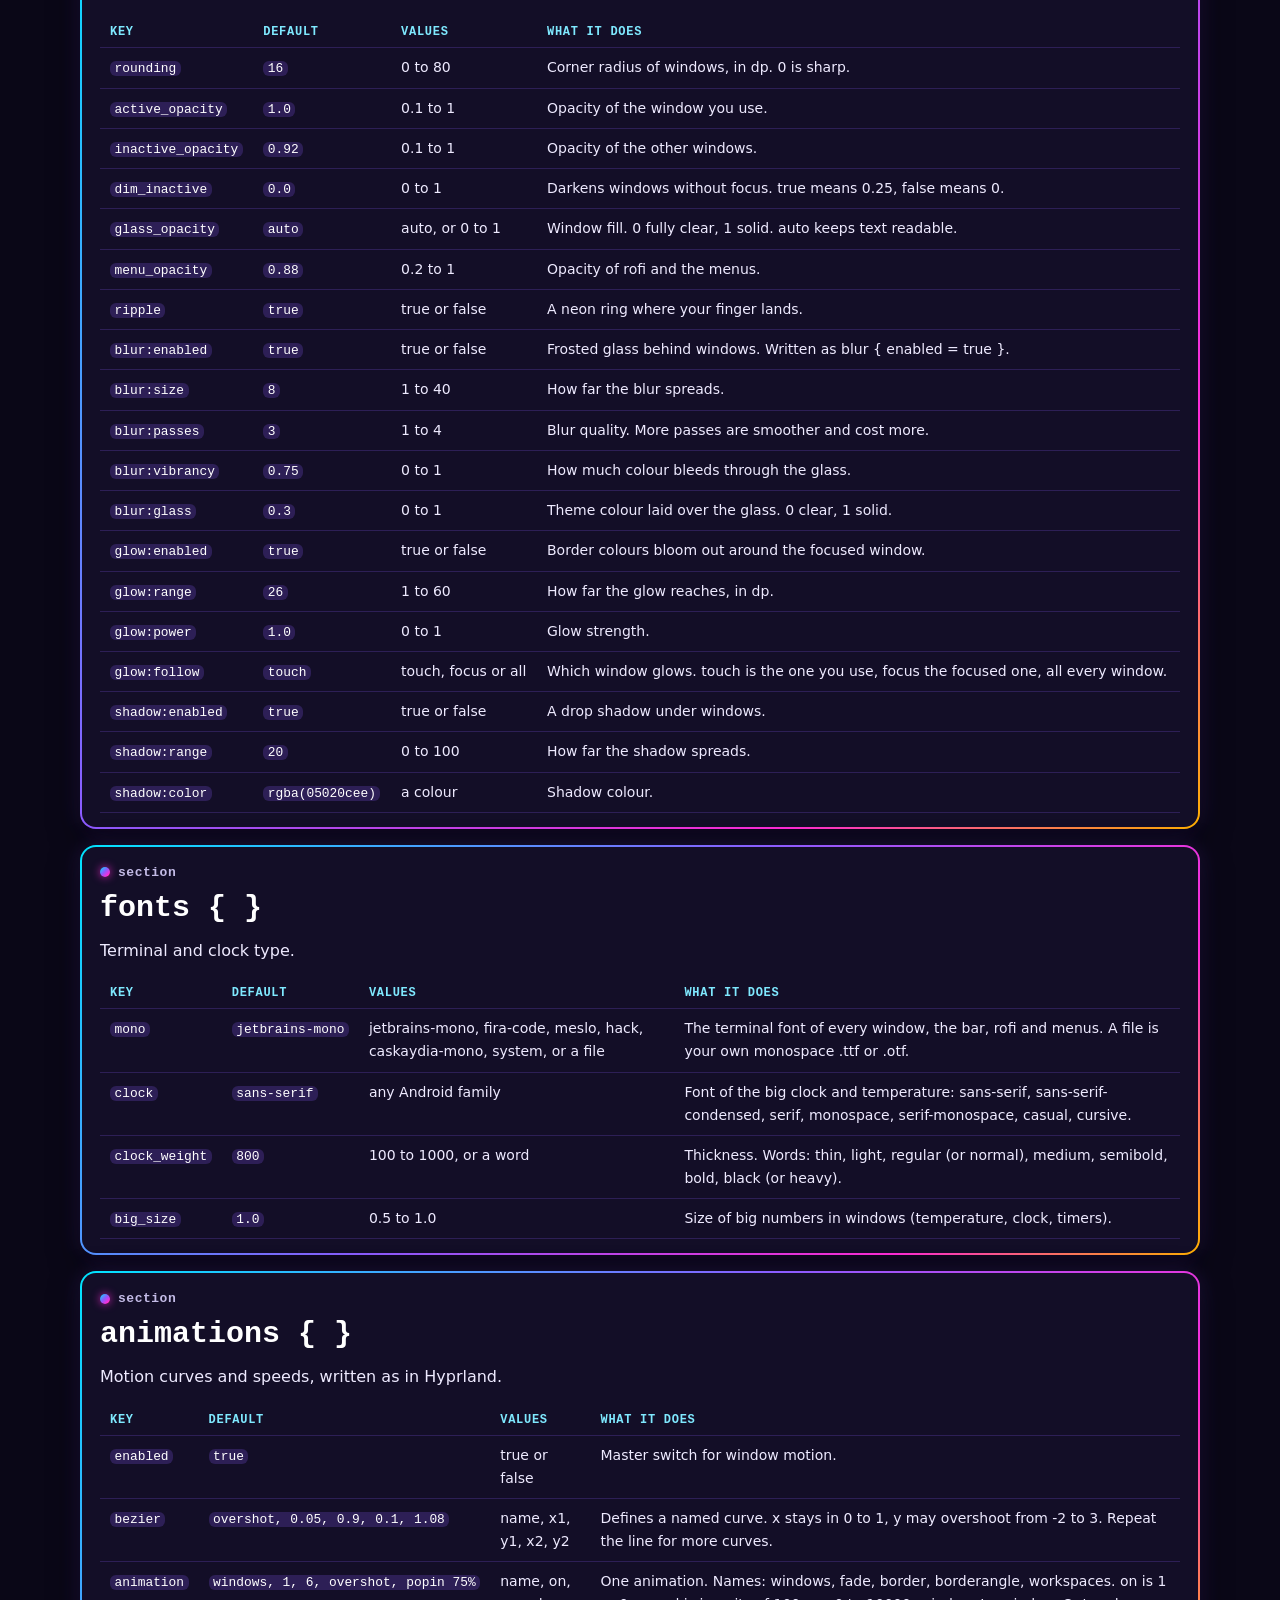
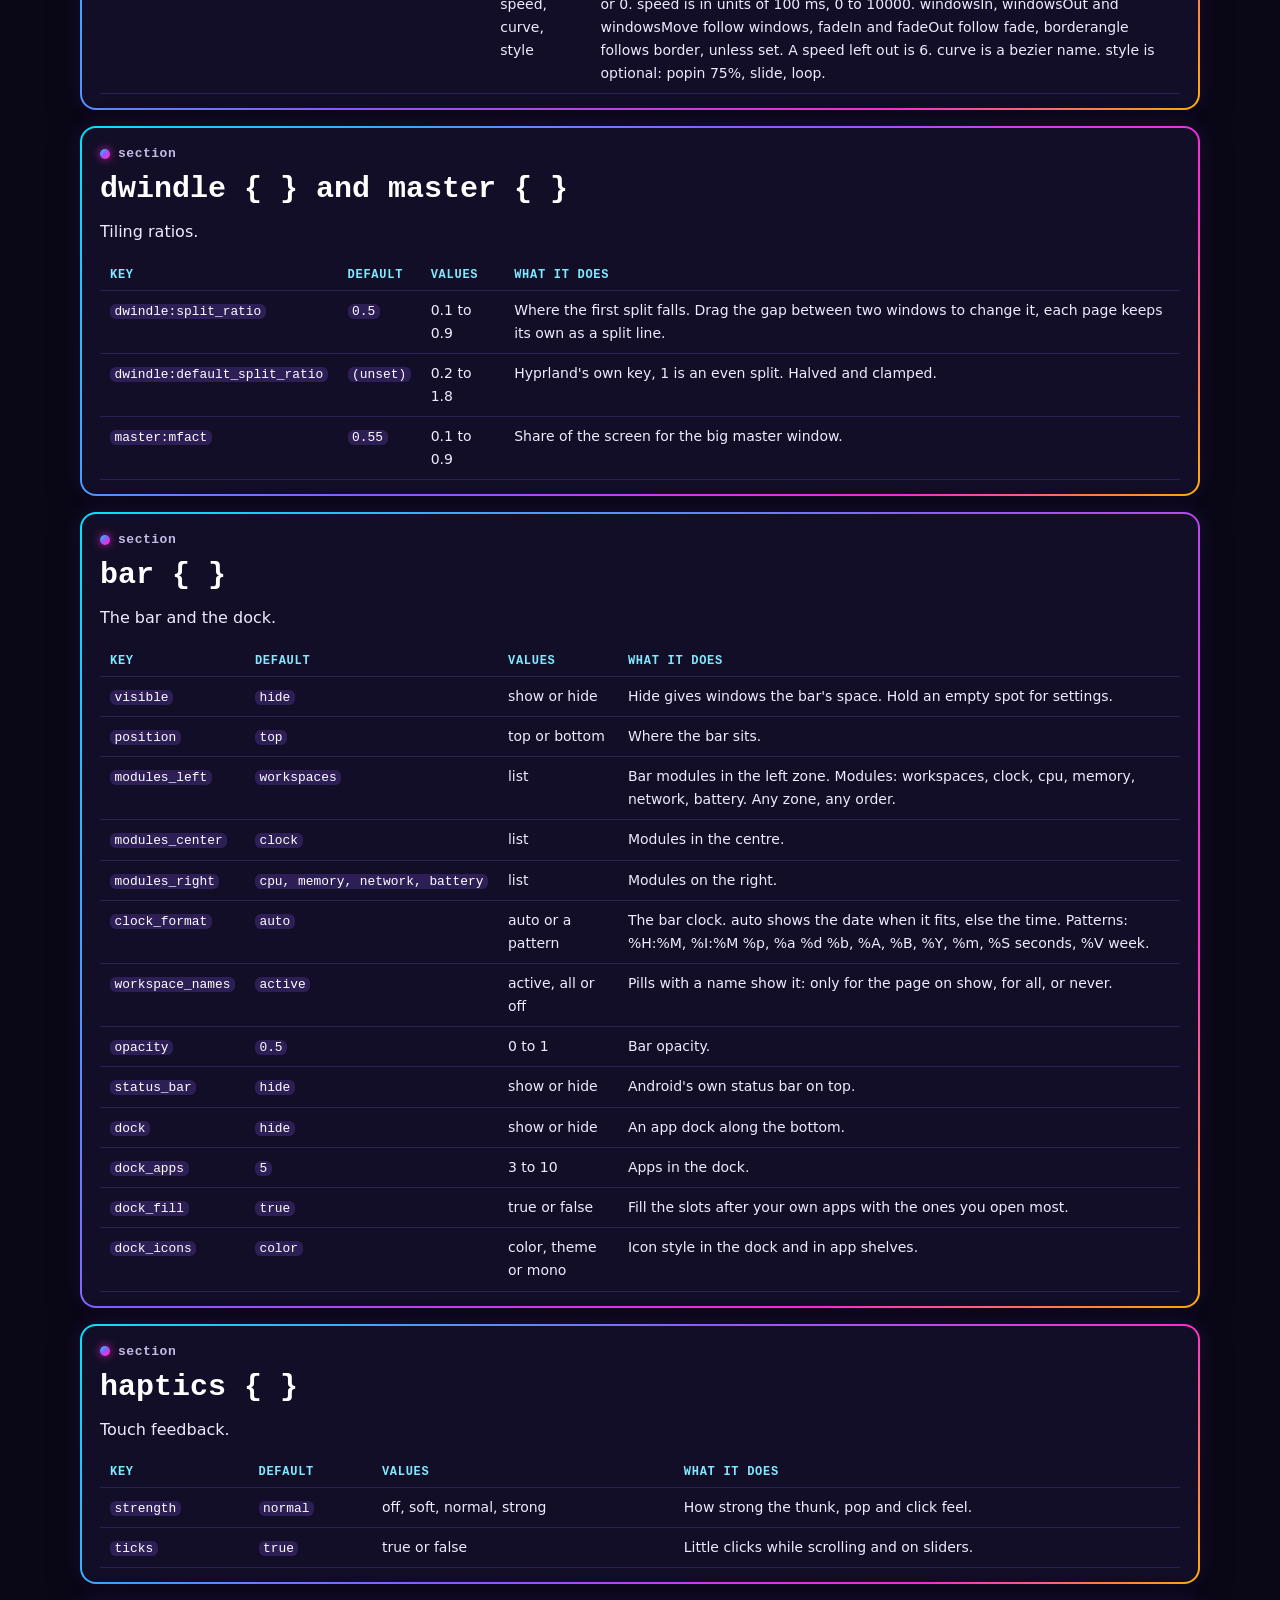
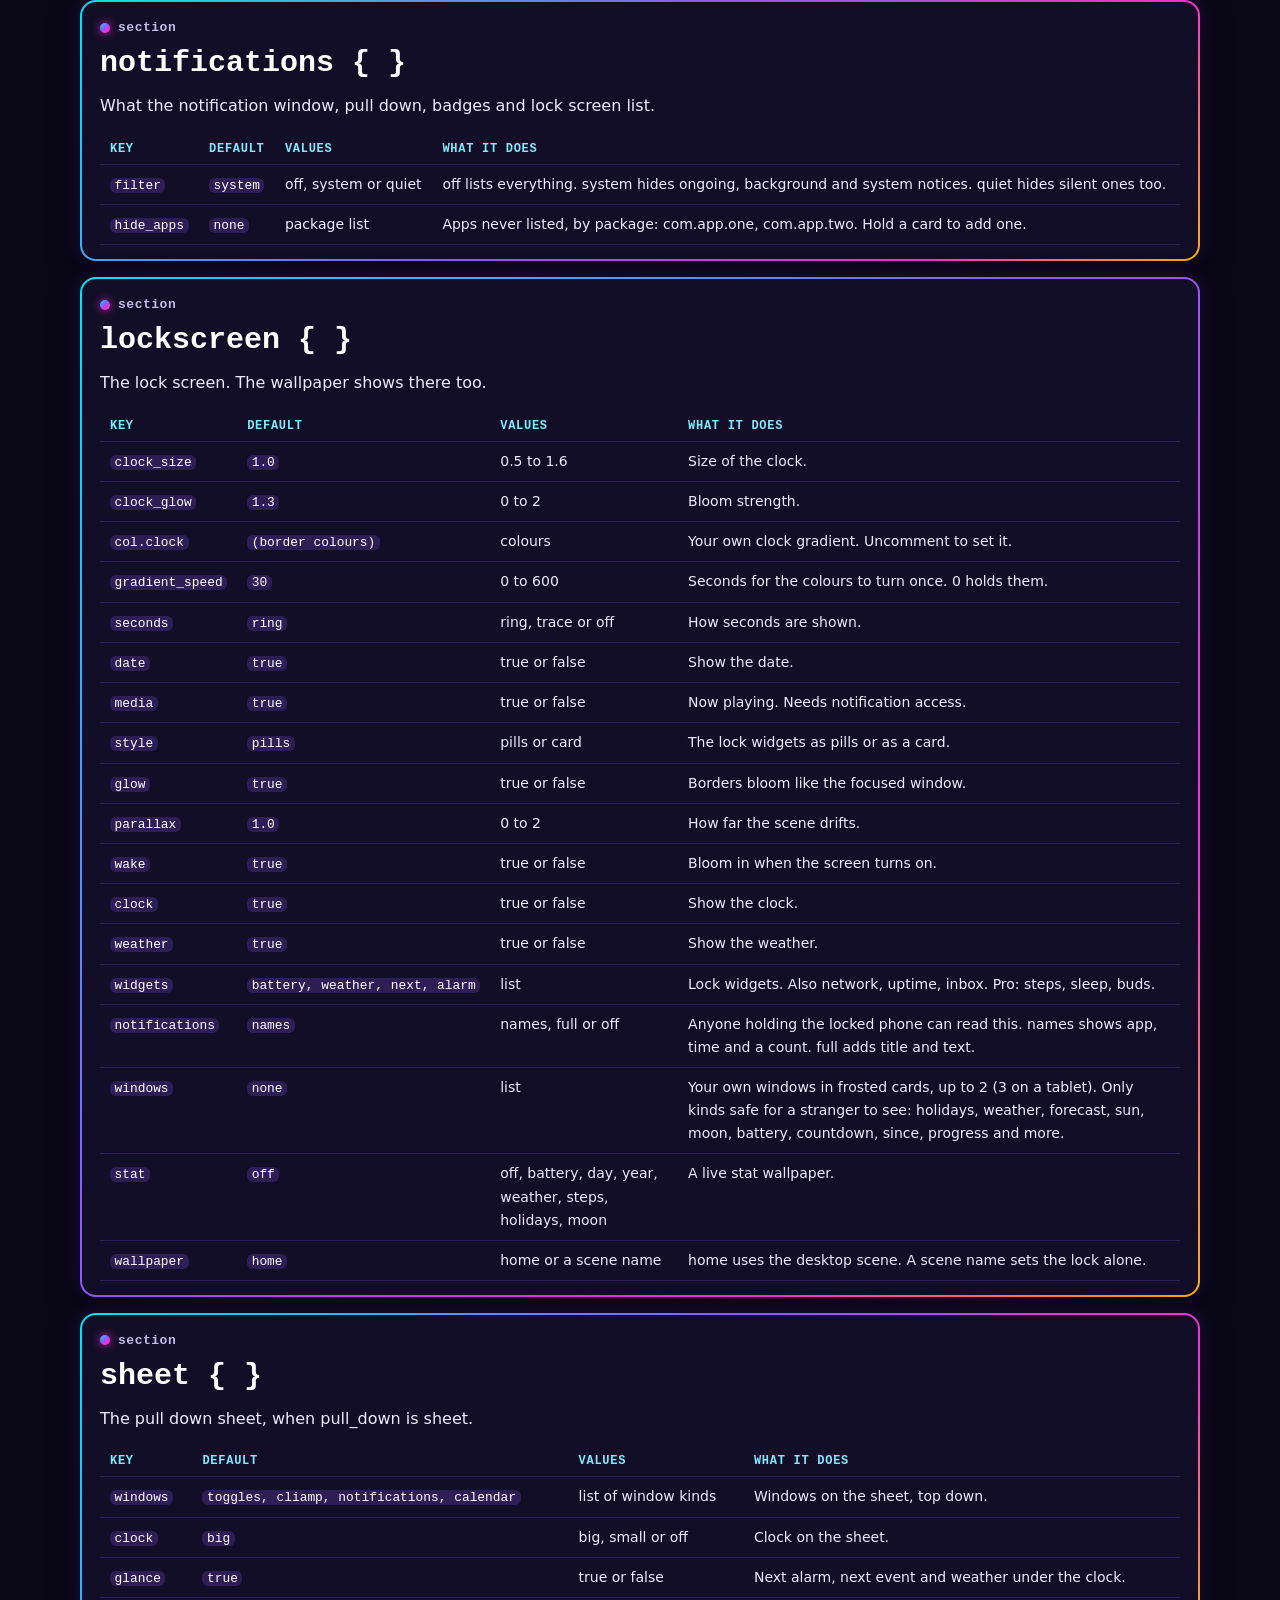
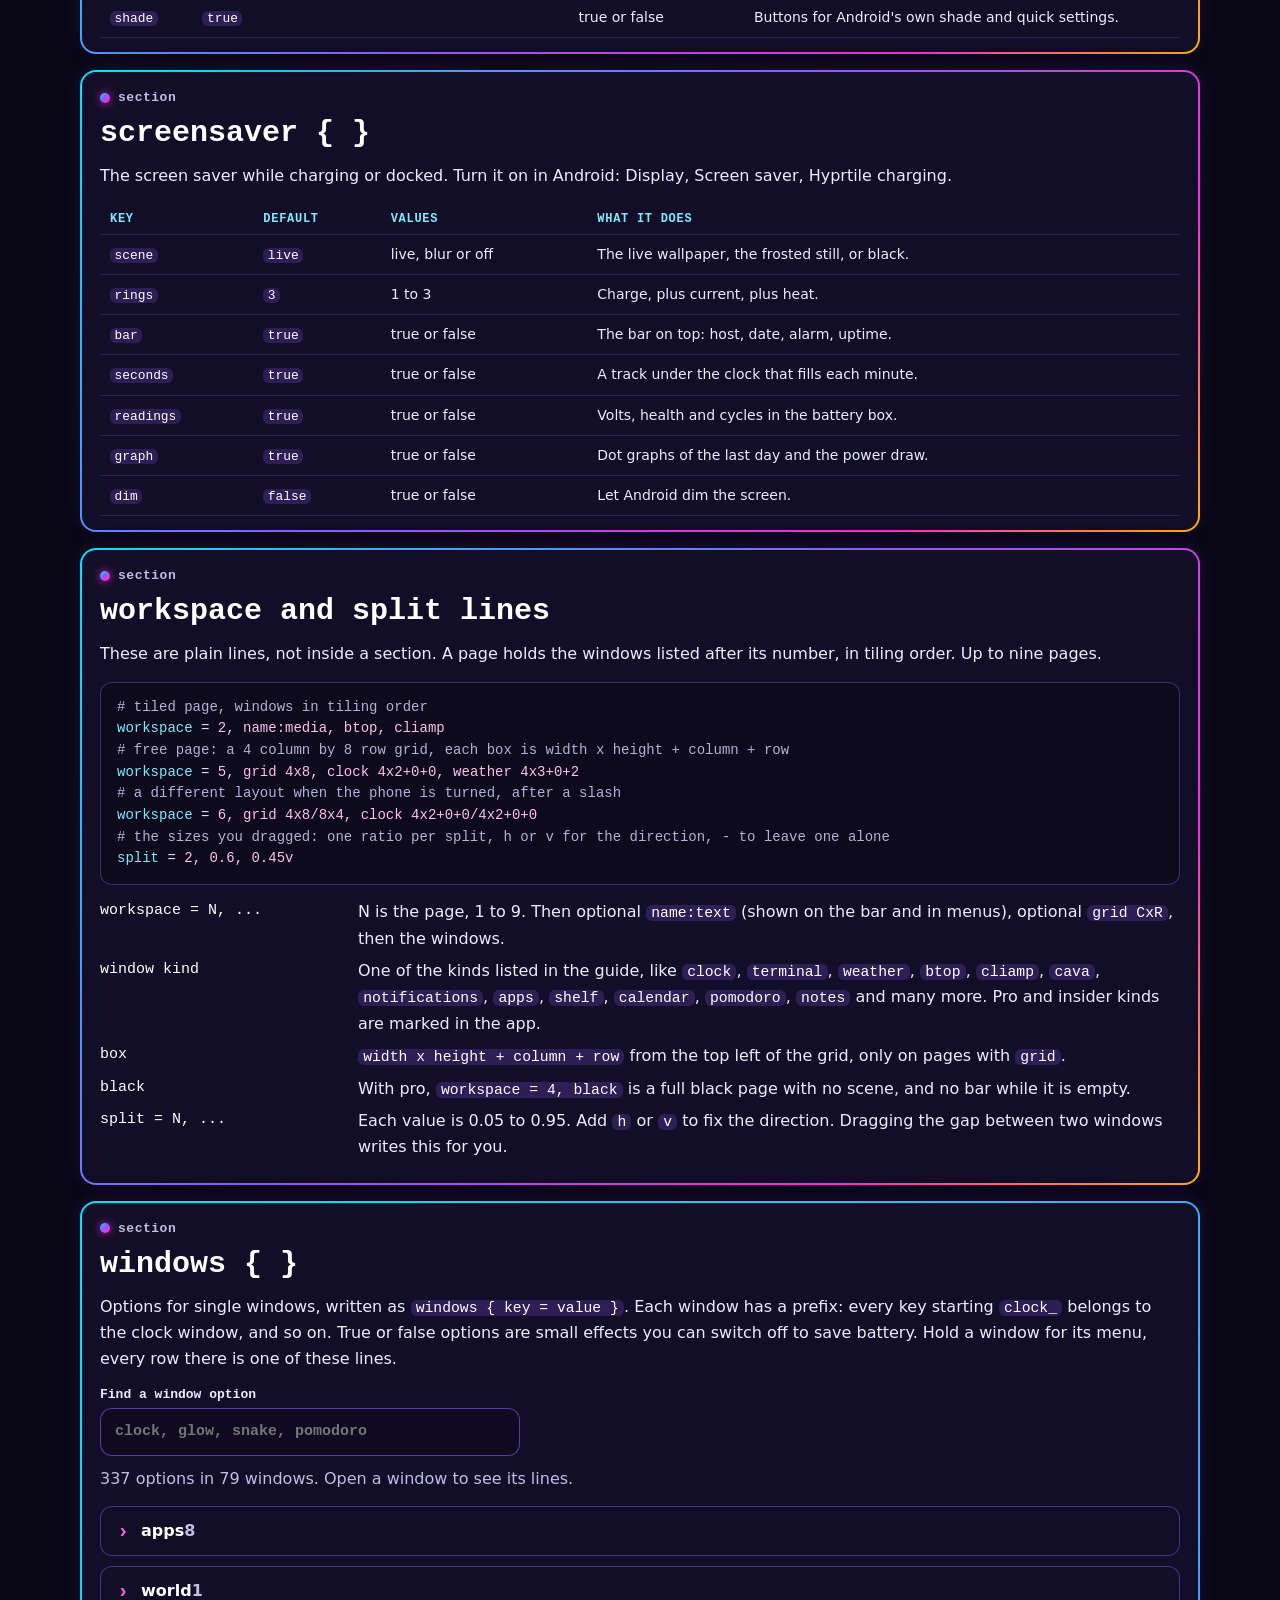
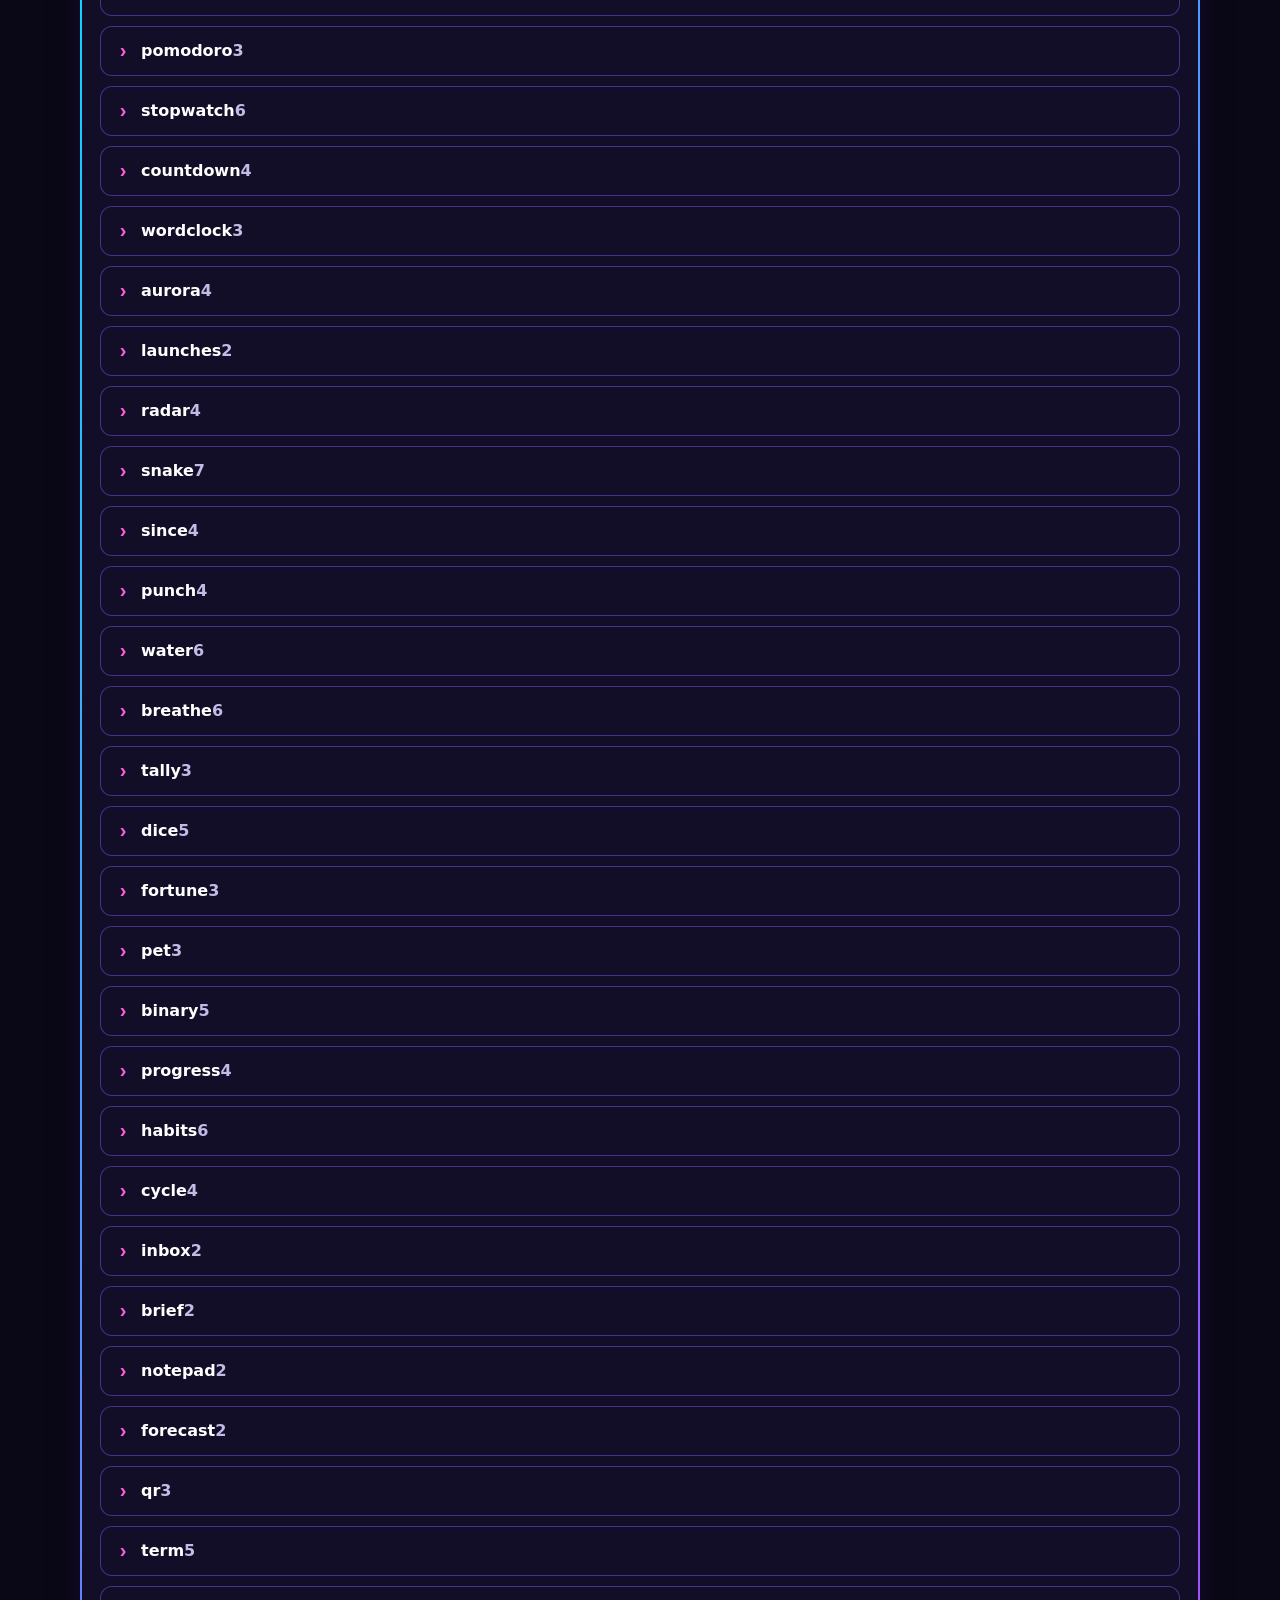
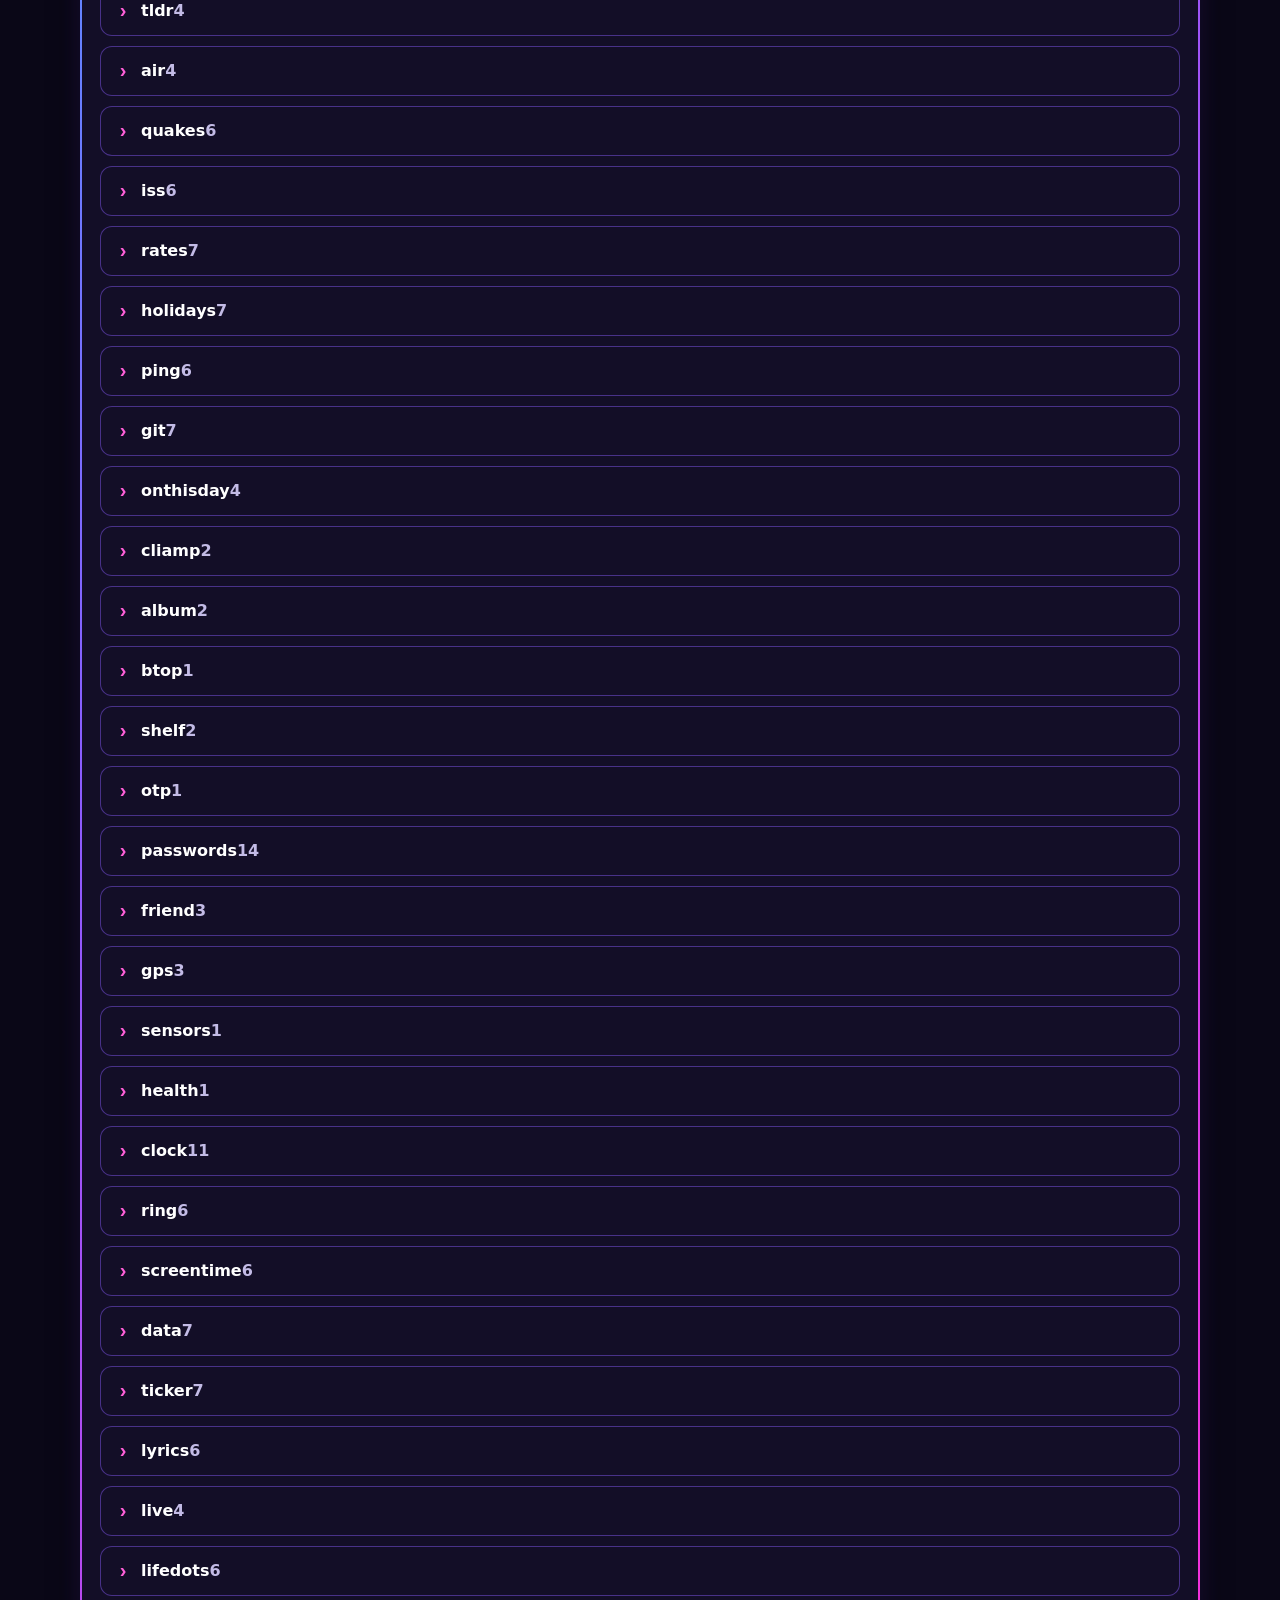
<file: docs/config.html>
<!doctype html>
<html lang="en">
<head>
<meta charset="utf-8">
<meta name="viewport" content="width=device-width, initial-scale=1">
<title>Config reference · Hyprtile user guide</title>
<meta name="description" content="Every hyprtile.conf setting explained, with a live mockup that shows what gaps, borders, glass, glow and the bar do.">
<meta name="theme-color" content="#0a0717">
<meta property="og:title" content="Config reference · Hyprtile user guide">
<meta property="og:description" content="Every hyprtile.conf setting explained, with a live mockup that shows what gaps, borders, glass, glow and the bar do.">
<meta property="og:image" content="img/look-pastel-haze.webp">
<link rel="icon" type="image/png" href="img/icon-192.png">
<link rel="stylesheet" href="style.css">
<style>
.lab { display: grid; gap: var(--gap-out); grid-template-columns: minmax(0, 1fr); align-items: start; margin-bottom: var(--gap-out); }
@media (min-width: 940px) { .lab { grid-template-columns: 340px minmax(0, 1fr); } .stage { position: sticky; top: 12px; } }
.stage { display: grid; gap: 12px; justify-items: center; }
.phone-mock { position: relative; width: 300px; height: 600px; border-radius: 34px; padding: 6px; background: linear-gradient(#130e27, #130e27) padding-box, linear-gradient(135deg, #00e5ff, #8b5cff 45%, #ff2bd6 80%, #ffb000) border-box; border: 2px solid transparent; box-shadow: 0 0 40px rgba(139, 92, 255, 0.35); }
.screen { position: relative; width: 100%; height: 100%; border-radius: 28px; overflow: hidden; background: #000; }
.wall { position: absolute; inset: 0; }
.wall::after { content: ""; position: absolute; left: 0; right: 0; bottom: 0; height: 38%; background-image: linear-gradient(var(--grid) 1px, transparent 1px), linear-gradient(90deg, var(--grid) 1px, transparent 1px); background-size: 24px 24px; transform-origin: bottom; transform: perspective(160px) rotateX(55deg); opacity: 0.6; }
.sun { position: absolute; left: 50%; bottom: 30%; width: 120px; height: 120px; margin-left: -60px; border-radius: 50%; background: linear-gradient(var(--sun1), var(--sun2)); opacity: 0.85; }
.mbar { position: absolute; left: 8px; right: 8px; height: 24px; border-radius: 12px; display: flex; align-items: center; justify-content: space-between; padding: 0 10px; font: 700 10px var(--mono); color: var(--txt); z-index: 4; }
.mbar b { font-weight: 800; }
.mdock { position: absolute; left: 24px; right: 24px; bottom: 8px; height: 44px; border-radius: 16px; display: flex; align-items: center; justify-content: space-around; z-index: 4; }
.mdock i { width: 28px; height: 28px; border-radius: 8px; background: var(--c1); display: block; }
.mdock i:nth-child(2n) { background: var(--c2); }
.mdock i:nth-child(3n) { background: var(--c3); }
.w { position: absolute; cursor: pointer; transition: left 0.25s, top 0.25s, width 0.25s, height 0.25s, opacity 0.25s; touch-action: manipulation; }
.w .bd { position: absolute; inset: 0; border-radius: inherit; box-sizing: border-box; pointer-events: none; -webkit-mask: linear-gradient(#000 0 0) content-box, linear-gradient(#000 0 0); -webkit-mask-composite: xor; mask: linear-gradient(#000 0 0) content-box exclude, linear-gradient(#000 0 0); }
.w .fill { position: absolute; border-radius: inherit; overflow: hidden; }
.w .dim { position: absolute; inset: 0; background: #000; pointer-events: none; }
.w .in { position: relative; height: 100%; padding: 8px 10px; color: var(--txt); font: 600 10px/1.35 var(--mono); overflow: hidden; display: flex; flex-direction: column; gap: 3px; }
.w .t { color: var(--c1); font-size: 9px; letter-spacing: 0.06em; text-transform: uppercase; }
.big { font: 800 30px/1 var(--mono); background: linear-gradient(90deg, var(--c1), var(--c2), var(--c3)); -webkit-background-clip: text; background-clip: text; color: transparent; }
.eq { display: flex; align-items: flex-end; gap: 3px; flex: 1; min-height: 12px; }
.eq span { flex: 1; background: linear-gradient(var(--c2), var(--c1)); border-radius: 2px; animation: eq 1.1s ease-in-out infinite alternate; }
.eq span:nth-child(2n) { animation-duration: 0.8s; } .eq span:nth-child(3n) { animation-duration: 1.4s; }
@keyframes eq { from { height: 15%; } to { height: 95%; } }
@media (prefers-reduced-motion: reduce) { .eq span { animation: none; height: 60%; } .w { transition: none; } }
.say { max-width: 300px; min-height: 5.2em; text-align: left; font-size: 14px; border-radius: 12px; padding: 10px 12px; background: rgba(0, 229, 255, 0.08); border: 1px solid rgba(0, 229, 255, 0.35); }
.say code { font-size: 13px; }
.ctl { display: grid; gap: 14px; grid-template-columns: repeat(auto-fit, minmax(240px, 1fr)); }
.grp { border-radius: 12px; padding: 12px 14px; background: rgba(255, 255, 255, 0.03); border: 1px solid rgba(139, 92, 255, 0.28); }
.grp h3 { margin: 0 0 8px; font-size: 15px; }
.row { display: block; margin-bottom: 8px; }
.row .l { display: flex; justify-content: space-between; gap: 8px; font: 600 13px var(--mono); color: #fff; }
.row .l output { color: var(--link); }
.row input[type=range] { width: 100%; min-height: 32px; accent-color: #ff5fd8; }
.row select { width: 100%; min-height: 44px; background: #0f0a20; color: #fff; border: 1px solid rgba(139, 92, 255, 0.5); border-radius: 10px; padding: 0 10px; font: 600 14px var(--mono); }
.row.chk { display: flex; align-items: center; gap: 10px; min-height: 44px; font: 600 13px var(--mono); color: #fff; cursor: pointer; }
.row.chk input { width: 22px; height: 22px; accent-color: #ff5fd8; }
.chips { display: flex; flex-wrap: wrap; gap: 8px; }
.chips button { min-height: 44px; padding: 0 14px; border-radius: 22px; border: 2px solid rgba(139, 92, 255, 0.5); background: #0f0a20; color: #fff; font: 700 13px var(--mono); cursor: pointer; }
.chips button[aria-pressed=true] { border-color: #00e5ff; background: rgba(0, 229, 255, 0.16); }
.chips button:focus-visible, .row input:focus-visible, .row select:focus-visible, #wfind:focus-visible, .copy:focus-visible { outline: 3px solid #ffb000; outline-offset: 2px; }
.copy { min-height: 48px; padding: 0 18px; border: 0; border-radius: 24px; background: var(--grad); color: #0a0717; font: 800 14px var(--mono); cursor: pointer; }
pre.conf { overflow-x: auto; white-space: pre; }
.tbl { overflow-x: auto; margin-bottom: 6px; }
.tbl table { border-collapse: collapse; width: 100%; min-width: 640px; font-size: 14px; }
.tbl th, .tbl td { text-align: left; vertical-align: top; padding: 8px 10px; border-bottom: 1px solid rgba(139, 92, 255, 0.22); }
.tbl thead th { color: var(--link); font: 700 12px var(--mono); text-transform: uppercase; letter-spacing: 0.06em; }
.tbl tbody th { font-weight: 400; white-space: nowrap; }
.tbl td:nth-child(2) { white-space: nowrap; }
.find { display: block; font: 700 13px var(--mono); margin-bottom: 6px; }
#wfind { width: 100%; max-width: 420px; min-height: 48px; border-radius: 12px; border: 1px solid rgba(139, 92, 255, 0.6); background: #0f0a20; color: #fff; padding: 0 14px; font: 600 15px var(--mono); margin-bottom: 10px; }
#wgroups details[hidden] { display: none; }
.tile { margin-bottom: var(--gap-out); }
</style>
</head>
<body>
<a class="skip" href="#main">Skip to content</a>
<header class="bar">
  <a class="brand" href="index.html"><img src="img/icon-192.png" alt="" width="30" height="30"><span>hyprtile</span></a>
  <nav class="nav" aria-label="Guide pages"><ul><li><a href="index.html"><span class="ws" aria-hidden="true">1</span>home</a></li><li><a href="guide.html"><span class="ws" aria-hidden="true">2</span>guide</a></li><li><a href="use-cases.html"><span class="ws" aria-hidden="true">3</span>use cases</a></li><li><a href="cookbook.html"><span class="ws" aria-hidden="true">4</span>cookbook</a></li><li><a href="config.html" aria-current="page"><span class="ws" aria-hidden="true">5</span>config</a></li><li><a href="runbook.html"><span class="ws" aria-hidden="true">6</span>runbook</a></li><li><a href="faq.html"><span class="ws" aria-hidden="true">7</span>faq</a></li><li><a href="report.html"><span class="ws" aria-hidden="true">8</span>report a bug</a></li></ul></nav>
</header>
<div class="wrap">
<main id="main">

<div class="eyebrow">~/config</div>
<h1>Config reference</h1>
<div class="underline" aria-hidden="true"></div>
<p class="lede">Every setting in <code>hyprtile.conf</code>, what it does, what it accepts and its default. Try the look settings on the mockup first, then copy the lines.</p>

<section class="tile" aria-labelledby="how-h"><div class="title" aria-hidden="true">how it works</div><h2 id="how-h">How the file works</h2>
<ul class="dots">
<li>Open it from the menu, <code>text and json editor</code>, or hold an empty spot and use settings. Save and everything reloads live.</li>
<li>The syntax follows Hyprland: <code>section { key = value }</code>, sections can nest, <code>#</code> starts a comment.</li>
<li>A bad value or an unknown key is skipped and listed as a note. The rest of the file still loads, so one typo never breaks home.</li>
<li>Numbers outside the allowed range are pulled back to the nearest end, not rejected.</li>
<li>If a file crashed home three times, Hyprtile runs the fresh look from memory until you change the file. A file over 1 MB is set aside as <code>hyprtile.conf.toobig</code>.</li>
<li>Reset to defaults is the last row of help. It keeps your old file as <code>hyprtile.conf.bak</code>.</li>
<li>Anything not in the file keeps its default. A shared file never holds passwords, health data or what is running.</li>
</ul></section>

<section class="tile" aria-labelledby="lab-h"><div class="title" aria-hidden="true">mockup</div><h2 id="lab-h">Try the look settings</h2>
<p>Move a control and the phone changes. Tap a window to make it the one you use, like touching it on the phone. Colours here are a close sketch, the real scenes are painted by the app.</p>
<div class="lab">
<div class="stage">
  <div class="phone-mock" id="phone" role="img" aria-label="Mockup of a Hyprtile home screen with four tiled windows"><div class="screen" id="screen"></div></div>
  <p class="say" id="say" aria-live="polite">Pick a control to see what its line does.</p>
</div>
<div>
  <div class="grp" style="margin-bottom:14px"><h3>theme</h3><div class="chips" id="themes" role="group" aria-label="Theme"></div></div>
  <div class="ctl" id="ctl"></div>
  <h3>Your lines</h3>
  <p class="dim">Paste these into <code>hyprtile.conf</code>. Only the sections shown here change.</p>
  <pre class="conf" id="out" aria-live="off"></pre>
  <button class="copy" id="copy" type="button">Copy the lines</button> <span class="dim" id="copied" role="status"></span>
</div>
</div></section>

<nav class="tile toc" aria-labelledby="toc-h"><div class="title" aria-hidden="true">sections</div><h2 id="toc-h">Jump to</h2><ol><li><a href="#s-top">Top of the file</a></li><li><a href="#s-general">general { }</a></li><li><a href="#s-decoration">decoration { }</a></li><li><a href="#s-fonts">fonts { }</a></li><li><a href="#s-animations">animations { }</a></li><li><a href="#s-layouts">dwindle { } and master { }</a></li><li><a href="#s-bar">bar { }</a></li><li><a href="#s-haptics">haptics { }</a></li><li><a href="#s-notifications">notifications { }</a></li><li><a href="#s-lockscreen">lockscreen { }</a></li><li><a href="#s-sheet">sheet { }</a></li><li><a href="#s-screensaver">screensaver { }</a></li><li><a href="#s-workspace">workspace and split lines</a></li><li><a href="#s-windows">windows { } (337 options)</a></li></ol></nav>

<section class="tile" id="s-top" aria-labelledby="h-top"><div class="title" aria-hidden="true">section</div><h2 id="h-top">Top of the file</h2><p>Lines with no section. They set the look of the whole phone. Defaults on this page are those of the sample file the editor shows. A fresh install starts from the same file wearing the pastel haze look on the mesh wallpaper, so most of the look differs: theme, wallpaper, gaps (10 and 22), rounding 18, glow, glass and the fonts.</p><div class="tbl"><table><thead><tr><th scope="col">key</th><th scope="col">default</th><th scope="col">values</th><th scope="col">what it does</th></tr></thead><tbody><tr id="k-theme"><th scope="row"><code>theme</code></th><td><code>hyper</code></td><td>a theme name</td><td>The colour palette of every window, the bar, menus, borders and the lock screen. Names: hyper, cyberpunk, vaporwave, borealis, sunset, toxic, ice, blood-moon, deep-ocean, sakura, tokyo-night, catppuccin-mocha, catppuccin-latte, gruvbox, nord, rose-pine, everforest, kanagawa, dracula, github-dark, one-dark, monokai, solarized-dark, night-owl, ayu-mirage, palenight, matte-black, osaka-jade, ristretto, navy, forest, cream. An unknown name falls back to the first theme in the list.</td></tr><tr id="k-wallpaper"><th scope="row"><code>wallpaper</code></th><td><code>synthwave</code></td><td>scene, photo, image or video</td><td>What is drawn behind the windows. plain is a flat colour. Photos: dragon_sunset, cats_paw, falcon_heavy, kennedy_sunset, apollo_earthrise, iss_aurora, great_wave. Animations: synthwave, circuit, city, hex, warp, matrix, topo, lowpoly, palms, ufo, nightfall, arctic, highway, canal. image and video use your own file picked in the menu.</td></tr><tr id="k-wallpaper_weather"><th scope="row"><code>wallpaper_weather</code></th><td><code>off</code></td><td>on or off</td><td>on draws rain, snow, fog and thunder over the wallpaper from the real weather where the weather window points. A clear sky adds nothing. Costs about half a point of CPU.</td></tr><tr id="k-theme_auto"><th scope="row"><code>theme_auto</code></th><td><code>off</code></td><td>off, sun or hours</td><td>Switches theme by time. sun turns at sunrise and sunset where the weather is. hours is night from 22 to 7. off keeps one theme.</td></tr><tr id="k-theme_day"><th scope="row"><code>theme_day</code></th><td><code>catppuccin-latte</code></td><td>a theme name or empty</td><td>The theme used by day when theme_auto is on. Empty keeps the main theme.</td></tr><tr id="k-theme_night"><th scope="row"><code>theme_night</code></th><td><code>(empty)</code></td><td>a theme name or empty</td><td>The theme used by night when theme_auto is on. Empty keeps the main theme.</td></tr><tr id="k-night_filter"><th scope="row"><code>night_filter</code></th><td><code>0</code></td><td>0, or 10 to 80</td><td>Blue light filter strength. Warms home, lock and screen saver at night. 0 is off.</td></tr><tr id="k-weather_place"><th scope="row"><code>weather_place</code></th><td><code>(empty)</code></td><td>city, or a comma list</td><td>The place for weather and sun times. Empty uses your location. Several places with commas, and here means your location: Zagreb, London, here. Tap the weather window to switch. With only cities set, location permission is not needed.</td></tr></tbody></table></div></section>
<section class="tile" id="s-general" aria-labelledby="h-general"><div class="title" aria-hidden="true">section</div><h2 id="h-general">general { }</h2><p>Spacing, borders, layout and behaviour of home.</p><div class="tbl"><table><thead><tr><th scope="col">key</th><th scope="col">default</th><th scope="col">values</th><th scope="col">what it does</th></tr></thead><tbody><tr id="k-gaps_in"><th scope="row"><code>gaps_in</code></th><td><code>5</code></td><td>0 to 60</td><td>Space between two tiled windows, in dp.</td></tr><tr id="k-gaps_out"><th scope="row"><code>gaps_out</code></th><td><code>12</code></td><td>0 to 80</td><td>Space between the windows and the screen edge, in dp.</td></tr><tr id="k-border_size"><th scope="row"><code>border_size</code></th><td><code>3</code></td><td>0 to 20</td><td>Border thickness in dp. 0 removes borders.</td></tr><tr id="k-col.active_border"><th scope="row"><code>col.active_border</code></th><td><code>theme 45deg</code></td><td>colours and an angle, or theme</td><td>The border of the window you use. One colour is solid. Two or more colours make a gradient that turns by the angle. Colours are rgba(rrggbbaa), rgb(rrggbb), 0xaarrggbb or #rrggbb. theme takes the theme&#x27;s own gradient.</td></tr><tr id="k-col.inactive_border"><th scope="row"><code>col.inactive_border</code></th><td><code>theme</code></td><td>one colour, or theme</td><td>The border of the other windows. theme means the same gradient, dimmed. A colour turns the gradient off for them. none also means theme.</td></tr><tr id="k-inactive_glow"><th scope="row"><code>inactive_glow</code></th><td><code>0.6</code></td><td>0 to 1</td><td>How bright the dimmed gradient on inactive windows is.</td></tr><tr id="k-layout"><th scope="row"><code>layout</code></th><td><code>dwindle</code></td><td>dwindle or master</td><td>How a page without a grid tiles. dwindle halves the space again for each window. master keeps one big window and stacks the rest beside it.</td></tr><tr id="k-drun_sort"><th scope="row"><code>drun_sort</code></th><td><code>used</code></td><td>used or name</td><td>Order of the launcher (rofi): most opened first, or by name.</td></tr><tr id="k-drun_open_single"><th scope="row"><code>drun_open_single</code></th><td><code>true</code></td><td>true or false</td><td>When typing leaves exactly one app, open it at once.</td></tr><tr id="k-loop_pages"><th scope="row"><code>loop_pages</code></th><td><code>true</code></td><td>true or false</td><td>Swipe past the last page to reach the first, and back.</td></tr><tr id="k-hold_time"><th scope="row"><code>hold_time</code></th><td><code>system</code></td><td>system, 200, 300, 400, 500, 700, 1000</td><td>How long a long press takes, in milliseconds. system uses Android&#x27;s own.</td></tr><tr id="k-text_lines"><th scope="row"><code>text_lines</code></th><td><code>full</code></td><td>full, quiet or bare</td><td>Text around window content. quiet drops counts, headings and hints. bare drops titles too.</td></tr><tr id="k-pull_down"><th scope="row"><code>pull_down</code></th><td><code>sheet</code></td><td>sheet, notifications, quick, search, none or com.app/.Main</td><td>What a pull down on home opens: the full screen sheet, the notification shade, quick settings, search, nothing, or an app.</td></tr><tr id="k-lock_gesture"><th scope="row"><code>lock_gesture</code></th><td><code>off</code></td><td>off or double_tap</td><td>double_tap: a double tap on empty space locks the phone.</td></tr><tr id="k-badges"><th scope="row"><code>badges</code></th><td><code>count</code></td><td>count, dot or none</td><td>Notification badges on app icons.</td></tr><tr id="k-rotation"><th scope="row"><code>rotation</code></th><td><code>system</code></td><td>system, portrait, landscape or auto</td><td>Whether home turns. system follows your auto rotate. auto always turns.</td></tr><tr id="k-hinge_gap"><th scope="row"><code>hinge_gap</code></th><td><code>auto</code></td><td>auto, off, or 8 to 80</td><td>Two screen phones: the gap kept over the hinge, in dp.</td></tr><tr id="k-lock_layout"><th scope="row"><code>lock_layout</code></th><td><code>true</code></td><td>true or false</td><td>true: sizes and places change only in edit mode (hold an empty spot).</td></tr><tr id="k-clock"><th scope="row"><code>clock</code></th><td><code>phone</code></td><td>phone, 12h or 24h</td><td>Clock format everywhere. phone follows Android.</td></tr><tr id="k-units"><th scope="row"><code>units</code></th><td><code>c</code></td><td>c or f</td><td>Temperature unit.</td></tr><tr id="k-date"><th scope="row"><code>date</code></th><td><code>auto</code></td><td>auto or a pattern</td><td>Date format. Patterns: %A %e %B, %e %b %Y, %d.%m.%Y, %m/%d/%Y, %Y-%m-%d.</td></tr><tr id="k-weather_model"><th scope="row"><code>weather_model</code></th><td><code>auto</code></td><td>auto, metno, ecmwf, icon, gfs, meteofrance</td><td>Forecast model. auto picks the best per place (met norway in the nordics).</td></tr><tr id="k-calendar_app"><th scope="row"><code>calendar_app</code></th><td><code>ask</code></td><td>ask or a package name</td><td>The app a calendar tap opens. ask lets you choose each time.</td></tr><tr id="k-icon_pack"><th scope="row"><code>icon_pack</code></th><td><code>none</code></td><td>none or a package name</td><td>Pro. An icon pack&#x27;s package name.</td></tr><tr id="k-icon_size"><th scope="row"><code>icon_size</code></th><td><code>1.0</code></td><td>0.6 to 1.5</td><td>Icons in their box. Raise it for packs that draw small.</td></tr></tbody></table></div></section>
<section class="tile" id="s-decoration" aria-labelledby="h-decoration"><div class="title" aria-hidden="true">section</div><h2 id="h-decoration">decoration { }</h2><p>Corners, opacity, glass, glow and shadow.</p><div class="tbl"><table><thead><tr><th scope="col">key</th><th scope="col">default</th><th scope="col">values</th><th scope="col">what it does</th></tr></thead><tbody><tr id="k-rounding"><th scope="row"><code>rounding</code></th><td><code>16</code></td><td>0 to 80</td><td>Corner radius of windows, in dp. 0 is sharp.</td></tr><tr id="k-active_opacity"><th scope="row"><code>active_opacity</code></th><td><code>1.0</code></td><td>0.1 to 1</td><td>Opacity of the window you use.</td></tr><tr id="k-inactive_opacity"><th scope="row"><code>inactive_opacity</code></th><td><code>0.92</code></td><td>0.1 to 1</td><td>Opacity of the other windows.</td></tr><tr id="k-dim_inactive"><th scope="row"><code>dim_inactive</code></th><td><code>0.0</code></td><td>0 to 1</td><td>Darkens windows without focus. true means 0.25, false means 0.</td></tr><tr id="k-glass_opacity"><th scope="row"><code>glass_opacity</code></th><td><code>auto</code></td><td>auto, or 0 to 1</td><td>Window fill. 0 fully clear, 1 solid. auto keeps text readable.</td></tr><tr id="k-menu_opacity"><th scope="row"><code>menu_opacity</code></th><td><code>0.88</code></td><td>0.2 to 1</td><td>Opacity of rofi and the menus.</td></tr><tr id="k-ripple"><th scope="row"><code>ripple</code></th><td><code>true</code></td><td>true or false</td><td>A neon ring where your finger lands.</td></tr><tr id="k-blur-enabled"><th scope="row"><code>blur:enabled</code></th><td><code>true</code></td><td>true or false</td><td>Frosted glass behind windows. Written as blur { enabled = true }.</td></tr><tr id="k-blur-size"><th scope="row"><code>blur:size</code></th><td><code>8</code></td><td>1 to 40</td><td>How far the blur spreads.</td></tr><tr id="k-blur-passes"><th scope="row"><code>blur:passes</code></th><td><code>3</code></td><td>1 to 4</td><td>Blur quality. More passes are smoother and cost more.</td></tr><tr id="k-blur-vibrancy"><th scope="row"><code>blur:vibrancy</code></th><td><code>0.75</code></td><td>0 to 1</td><td>How much colour bleeds through the glass.</td></tr><tr id="k-blur-glass"><th scope="row"><code>blur:glass</code></th><td><code>0.3</code></td><td>0 to 1</td><td>Theme colour laid over the glass. 0 clear, 1 solid.</td></tr><tr id="k-glow-enabled"><th scope="row"><code>glow:enabled</code></th><td><code>true</code></td><td>true or false</td><td>Border colours bloom out around the focused window.</td></tr><tr id="k-glow-range"><th scope="row"><code>glow:range</code></th><td><code>26</code></td><td>1 to 60</td><td>How far the glow reaches, in dp.</td></tr><tr id="k-glow-power"><th scope="row"><code>glow:power</code></th><td><code>1.0</code></td><td>0 to 1</td><td>Glow strength.</td></tr><tr id="k-glow-follow"><th scope="row"><code>glow:follow</code></th><td><code>touch</code></td><td>touch, focus or all</td><td>Which window glows. touch is the one you use, focus the focused one, all every window.</td></tr><tr id="k-shadow-enabled"><th scope="row"><code>shadow:enabled</code></th><td><code>true</code></td><td>true or false</td><td>A drop shadow under windows.</td></tr><tr id="k-shadow-range"><th scope="row"><code>shadow:range</code></th><td><code>20</code></td><td>0 to 100</td><td>How far the shadow spreads.</td></tr><tr id="k-shadow-color"><th scope="row"><code>shadow:color</code></th><td><code>rgba(05020cee)</code></td><td>a colour</td><td>Shadow colour.</td></tr></tbody></table></div></section>
<section class="tile" id="s-fonts" aria-labelledby="h-fonts"><div class="title" aria-hidden="true">section</div><h2 id="h-fonts">fonts { }</h2><p>Terminal and clock type.</p><div class="tbl"><table><thead><tr><th scope="col">key</th><th scope="col">default</th><th scope="col">values</th><th scope="col">what it does</th></tr></thead><tbody><tr id="k-mono"><th scope="row"><code>mono</code></th><td><code>jetbrains-mono</code></td><td>jetbrains-mono, fira-code, meslo, hack, caskaydia-mono, system, or a file</td><td>The terminal font of every window, the bar, rofi and menus. A file is your own monospace .ttf or .otf.</td></tr><tr id="k-clock"><th scope="row"><code>clock</code></th><td><code>sans-serif</code></td><td>any Android family</td><td>Font of the big clock and temperature: sans-serif, sans-serif-condensed, serif, monospace, serif-monospace, casual, cursive.</td></tr><tr id="k-clock_weight"><th scope="row"><code>clock_weight</code></th><td><code>800</code></td><td>100 to 1000, or a word</td><td>Thickness. Words: thin, light, regular (or normal), medium, semibold, bold, black (or heavy).</td></tr><tr id="k-big_size"><th scope="row"><code>big_size</code></th><td><code>1.0</code></td><td>0.5 to 1.0</td><td>Size of big numbers in windows (temperature, clock, timers).</td></tr></tbody></table></div></section>
<section class="tile" id="s-animations" aria-labelledby="h-animations"><div class="title" aria-hidden="true">section</div><h2 id="h-animations">animations { }</h2><p>Motion curves and speeds, written as in Hyprland.</p><div class="tbl"><table><thead><tr><th scope="col">key</th><th scope="col">default</th><th scope="col">values</th><th scope="col">what it does</th></tr></thead><tbody><tr id="k-enabled"><th scope="row"><code>enabled</code></th><td><code>true</code></td><td>true or false</td><td>Master switch for window motion.</td></tr><tr id="k-bezier"><th scope="row"><code>bezier</code></th><td><code>overshot, 0.05, 0.9, 0.1, 1.08</code></td><td>name, x1, y1, x2, y2</td><td>Defines a named curve. x stays in 0 to 1, y may overshoot from -2 to 3. Repeat the line for more curves.</td></tr><tr id="k-animation"><th scope="row"><code>animation</code></th><td><code>windows, 1, 6, overshot, popin 75%</code></td><td>name, on, speed, curve, style</td><td>One animation. Names: windows, fade, border, borderangle, workspaces. on is 1 or 0. speed is in units of 100 ms, 0 to 10000. windowsIn, windowsOut and windowsMove follow windows, fadeIn and fadeOut follow fade, borderangle follows border, unless set. A speed left out is 6. curve is a bezier name. style is optional: popin 75%, slide, loop.</td></tr></tbody></table></div></section>
<section class="tile" id="s-layouts" aria-labelledby="h-layouts"><div class="title" aria-hidden="true">section</div><h2 id="h-layouts">dwindle { } and master { }</h2><p>Tiling ratios.</p><div class="tbl"><table><thead><tr><th scope="col">key</th><th scope="col">default</th><th scope="col">values</th><th scope="col">what it does</th></tr></thead><tbody><tr id="k-dwindle-split_ratio"><th scope="row"><code>dwindle:split_ratio</code></th><td><code>0.5</code></td><td>0.1 to 0.9</td><td>Where the first split falls. Drag the gap between two windows to change it, each page keeps its own as a split line.</td></tr><tr id="k-dwindle-default_split_ratio"><th scope="row"><code>dwindle:default_split_ratio</code></th><td><code>(unset)</code></td><td>0.2 to 1.8</td><td>Hyprland&#x27;s own key, 1 is an even split. Halved and clamped.</td></tr><tr id="k-master-mfact"><th scope="row"><code>master:mfact</code></th><td><code>0.55</code></td><td>0.1 to 0.9</td><td>Share of the screen for the big master window.</td></tr></tbody></table></div></section>
<section class="tile" id="s-bar" aria-labelledby="h-bar"><div class="title" aria-hidden="true">section</div><h2 id="h-bar">bar { }</h2><p>The bar and the dock.</p><div class="tbl"><table><thead><tr><th scope="col">key</th><th scope="col">default</th><th scope="col">values</th><th scope="col">what it does</th></tr></thead><tbody><tr id="k-visible"><th scope="row"><code>visible</code></th><td><code>hide</code></td><td>show or hide</td><td>Hide gives windows the bar&#x27;s space. Hold an empty spot for settings.</td></tr><tr id="k-position"><th scope="row"><code>position</code></th><td><code>top</code></td><td>top or bottom</td><td>Where the bar sits.</td></tr><tr id="k-modules_left"><th scope="row"><code>modules_left</code></th><td><code>workspaces</code></td><td>list</td><td>Bar modules in the left zone. Modules: workspaces, clock, cpu, memory, network, battery. Any zone, any order.</td></tr><tr id="k-modules_center"><th scope="row"><code>modules_center</code></th><td><code>clock</code></td><td>list</td><td>Modules in the centre.</td></tr><tr id="k-modules_right"><th scope="row"><code>modules_right</code></th><td><code>cpu, memory, network, battery</code></td><td>list</td><td>Modules on the right.</td></tr><tr id="k-clock_format"><th scope="row"><code>clock_format</code></th><td><code>auto</code></td><td>auto or a pattern</td><td>The bar clock. auto shows the date when it fits, else the time. Patterns: %H:%M, %I:%M %p, %a %d %b, %A, %B, %Y, %m, %S seconds, %V week.</td></tr><tr id="k-workspace_names"><th scope="row"><code>workspace_names</code></th><td><code>active</code></td><td>active, all or off</td><td>Pills with a name show it: only for the page on show, for all, or never.</td></tr><tr id="k-opacity"><th scope="row"><code>opacity</code></th><td><code>0.5</code></td><td>0 to 1</td><td>Bar opacity.</td></tr><tr id="k-status_bar"><th scope="row"><code>status_bar</code></th><td><code>hide</code></td><td>show or hide</td><td>Android&#x27;s own status bar on top.</td></tr><tr id="k-dock"><th scope="row"><code>dock</code></th><td><code>hide</code></td><td>show or hide</td><td>An app dock along the bottom.</td></tr><tr id="k-dock_apps"><th scope="row"><code>dock_apps</code></th><td><code>5</code></td><td>3 to 10</td><td>Apps in the dock.</td></tr><tr id="k-dock_fill"><th scope="row"><code>dock_fill</code></th><td><code>true</code></td><td>true or false</td><td>Fill the slots after your own apps with the ones you open most.</td></tr><tr id="k-dock_icons"><th scope="row"><code>dock_icons</code></th><td><code>color</code></td><td>color, theme or mono</td><td>Icon style in the dock and in app shelves.</td></tr></tbody></table></div></section>
<section class="tile" id="s-haptics" aria-labelledby="h-haptics"><div class="title" aria-hidden="true">section</div><h2 id="h-haptics">haptics { }</h2><p>Touch feedback.</p><div class="tbl"><table><thead><tr><th scope="col">key</th><th scope="col">default</th><th scope="col">values</th><th scope="col">what it does</th></tr></thead><tbody><tr id="k-strength"><th scope="row"><code>strength</code></th><td><code>normal</code></td><td>off, soft, normal, strong</td><td>How strong the thunk, pop and click feel.</td></tr><tr id="k-ticks"><th scope="row"><code>ticks</code></th><td><code>true</code></td><td>true or false</td><td>Little clicks while scrolling and on sliders.</td></tr></tbody></table></div></section>
<section class="tile" id="s-notifications" aria-labelledby="h-notifications"><div class="title" aria-hidden="true">section</div><h2 id="h-notifications">notifications { }</h2><p>What the notification window, pull down, badges and lock screen list.</p><div class="tbl"><table><thead><tr><th scope="col">key</th><th scope="col">default</th><th scope="col">values</th><th scope="col">what it does</th></tr></thead><tbody><tr id="k-filter"><th scope="row"><code>filter</code></th><td><code>system</code></td><td>off, system or quiet</td><td>off lists everything. system hides ongoing, background and system notices. quiet hides silent ones too.</td></tr><tr id="k-hide_apps"><th scope="row"><code>hide_apps</code></th><td><code>none</code></td><td>package list</td><td>Apps never listed, by package: com.app.one, com.app.two. Hold a card to add one.</td></tr></tbody></table></div></section>
<section class="tile" id="s-lockscreen" aria-labelledby="h-lockscreen"><div class="title" aria-hidden="true">section</div><h2 id="h-lockscreen">lockscreen { }</h2><p>The lock screen. The wallpaper shows there too.</p><div class="tbl"><table><thead><tr><th scope="col">key</th><th scope="col">default</th><th scope="col">values</th><th scope="col">what it does</th></tr></thead><tbody><tr id="k-clock_size"><th scope="row"><code>clock_size</code></th><td><code>1.0</code></td><td>0.5 to 1.6</td><td>Size of the clock.</td></tr><tr id="k-clock_glow"><th scope="row"><code>clock_glow</code></th><td><code>1.3</code></td><td>0 to 2</td><td>Bloom strength.</td></tr><tr id="k-col.clock"><th scope="row"><code>col.clock</code></th><td><code>(border colours)</code></td><td>colours</td><td>Your own clock gradient. Uncomment to set it.</td></tr><tr id="k-gradient_speed"><th scope="row"><code>gradient_speed</code></th><td><code>30</code></td><td>0 to 600</td><td>Seconds for the colours to turn once. 0 holds them.</td></tr><tr id="k-seconds"><th scope="row"><code>seconds</code></th><td><code>ring</code></td><td>ring, trace or off</td><td>How seconds are shown.</td></tr><tr id="k-date"><th scope="row"><code>date</code></th><td><code>true</code></td><td>true or false</td><td>Show the date.</td></tr><tr id="k-media"><th scope="row"><code>media</code></th><td><code>true</code></td><td>true or false</td><td>Now playing. Needs notification access.</td></tr><tr id="k-style"><th scope="row"><code>style</code></th><td><code>pills</code></td><td>pills or card</td><td>The lock widgets as pills or as a card.</td></tr><tr id="k-glow"><th scope="row"><code>glow</code></th><td><code>true</code></td><td>true or false</td><td>Borders bloom like the focused window.</td></tr><tr id="k-parallax"><th scope="row"><code>parallax</code></th><td><code>1.0</code></td><td>0 to 2</td><td>How far the scene drifts.</td></tr><tr id="k-wake"><th scope="row"><code>wake</code></th><td><code>true</code></td><td>true or false</td><td>Bloom in when the screen turns on.</td></tr><tr id="k-clock"><th scope="row"><code>clock</code></th><td><code>true</code></td><td>true or false</td><td>Show the clock.</td></tr><tr id="k-weather"><th scope="row"><code>weather</code></th><td><code>true</code></td><td>true or false</td><td>Show the weather.</td></tr><tr id="k-widgets"><th scope="row"><code>widgets</code></th><td><code>battery, weather, next, alarm</code></td><td>list</td><td>Lock widgets. Also network, uptime, inbox. Pro: steps, sleep, buds.</td></tr><tr id="k-notifications"><th scope="row"><code>notifications</code></th><td><code>names</code></td><td>names, full or off</td><td>Anyone holding the locked phone can read this. names shows app, time and a count. full adds title and text.</td></tr><tr id="k-windows"><th scope="row"><code>windows</code></th><td><code>none</code></td><td>list</td><td>Your own windows in frosted cards, up to 2 (3 on a tablet). Only kinds safe for a stranger to see: holidays, weather, forecast, sun, moon, battery, countdown, since, progress and more.</td></tr><tr id="k-stat"><th scope="row"><code>stat</code></th><td><code>off</code></td><td>off, battery, day, year, weather, steps, holidays, moon</td><td>A live stat wallpaper.</td></tr><tr id="k-wallpaper"><th scope="row"><code>wallpaper</code></th><td><code>home</code></td><td>home or a scene name</td><td>home uses the desktop scene. A scene name sets the lock alone.</td></tr></tbody></table></div></section>
<section class="tile" id="s-sheet" aria-labelledby="h-sheet"><div class="title" aria-hidden="true">section</div><h2 id="h-sheet">sheet { }</h2><p>The pull down sheet, when pull_down is sheet.</p><div class="tbl"><table><thead><tr><th scope="col">key</th><th scope="col">default</th><th scope="col">values</th><th scope="col">what it does</th></tr></thead><tbody><tr id="k-windows"><th scope="row"><code>windows</code></th><td><code>toggles, cliamp, notifications, calendar</code></td><td>list of window kinds</td><td>Windows on the sheet, top down.</td></tr><tr id="k-clock"><th scope="row"><code>clock</code></th><td><code>big</code></td><td>big, small or off</td><td>Clock on the sheet.</td></tr><tr id="k-glance"><th scope="row"><code>glance</code></th><td><code>true</code></td><td>true or false</td><td>Next alarm, next event and weather under the clock.</td></tr><tr id="k-shade"><th scope="row"><code>shade</code></th><td><code>true</code></td><td>true or false</td><td>Buttons for Android&#x27;s own shade and quick settings.</td></tr></tbody></table></div></section>
<section class="tile" id="s-screensaver" aria-labelledby="h-screensaver"><div class="title" aria-hidden="true">section</div><h2 id="h-screensaver">screensaver { }</h2><p>The screen saver while charging or docked. Turn it on in Android: Display, Screen saver, Hyprtile charging.</p><div class="tbl"><table><thead><tr><th scope="col">key</th><th scope="col">default</th><th scope="col">values</th><th scope="col">what it does</th></tr></thead><tbody><tr id="k-scene"><th scope="row"><code>scene</code></th><td><code>live</code></td><td>live, blur or off</td><td>The live wallpaper, the frosted still, or black.</td></tr><tr id="k-rings"><th scope="row"><code>rings</code></th><td><code>3</code></td><td>1 to 3</td><td>Charge, plus current, plus heat.</td></tr><tr id="k-bar"><th scope="row"><code>bar</code></th><td><code>true</code></td><td>true or false</td><td>The bar on top: host, date, alarm, uptime.</td></tr><tr id="k-seconds"><th scope="row"><code>seconds</code></th><td><code>true</code></td><td>true or false</td><td>A track under the clock that fills each minute.</td></tr><tr id="k-readings"><th scope="row"><code>readings</code></th><td><code>true</code></td><td>true or false</td><td>Volts, health and cycles in the battery box.</td></tr><tr id="k-graph"><th scope="row"><code>graph</code></th><td><code>true</code></td><td>true or false</td><td>Dot graphs of the last day and the power draw.</td></tr><tr id="k-dim"><th scope="row"><code>dim</code></th><td><code>false</code></td><td>true or false</td><td>Let Android dim the screen.</td></tr></tbody></table></div></section>
<section class="tile" id="s-workspace" aria-labelledby="h-workspace"><div class="title" aria-hidden="true">section</div><h2 id="h-workspace">workspace and split lines</h2>
<p>These are plain lines, not inside a section. A page holds the windows listed after its number, in tiling order. Up to nine pages.</p>
<pre class="conf"><span class="c"># tiled page, windows in tiling order</span>
<span class="k">workspace</span> = <span class="v">2, name:media, btop, cliamp</span>
<span class="c"># free page: a 4 column by 8 row grid, each box is width x height + column + row</span>
<span class="k">workspace</span> = <span class="v">5, grid 4x8, clock 4x2+0+0, weather 4x3+0+2</span>
<span class="c"># a different layout when the phone is turned, after a slash</span>
<span class="k">workspace</span> = <span class="v">6, grid 4x8/8x4, clock 4x2+0+0/4x2+0+0</span>
<span class="c"># the sizes you dragged: one ratio per split, h or v for the direction, - to leave one alone</span>
<span class="k">split</span> = <span class="v">2, 0.6, 0.45v</span></pre>
<dl class="keys">
<dt>workspace = N, ...</dt><dd>N is the page, 1 to 9. Then optional <code>name:text</code> (shown on the bar and in menus), optional <code>grid CxR</code>, then the windows.</dd>
<dt>window kind</dt><dd>One of the kinds listed in the guide, like <code>clock</code>, <code>terminal</code>, <code>weather</code>, <code>btop</code>, <code>cliamp</code>, <code>cava</code>, <code>notifications</code>, <code>apps</code>, <code>shelf</code>, <code>calendar</code>, <code>pomodoro</code>, <code>notes</code> and many more. Pro and insider kinds are marked in the app.</dd>
<dt>box</dt><dd><code>width x height + column + row</code> from the top left of the grid, only on pages with <code>grid</code>.</dd>
<dt>black</dt><dd>With pro, <code>workspace = 4, black</code> is a full black page with no scene, and no bar while it is empty.</dd>
<dt>split = N, ...</dt><dd>Each value is 0.05 to 0.95. Add <code>h</code> or <code>v</code> to fix the direction. Dragging the gap between two windows writes this for you.</dd>
</dl></section>
<section class="tile" id="s-windows" aria-labelledby="h-windows"><div class="title" aria-hidden="true">section</div><h2 id="h-windows">windows { }</h2><p>Options for single windows, written as <code>windows { key = value }</code>. Each window has a prefix: every key starting <code>clock_</code> belongs to the clock window, and so on. True or false options are small effects you can switch off to save battery. Hold a window for its menu, every row there is one of these lines.</p><label class="find" for="wfind">Find a window option</label><input id="wfind" type="search" placeholder="clock, glow, snake, pomodoro" autocomplete="off"><p class="dim" id="wcount" aria-live="polite"></p><div id="wgroups"><details data-g="apps"><summary>apps <span class="dim">8</span></summary><div><div class="tbl"><table><thead><tr><th scope="col">key</th><th scope="col">default</th><th scope="col">what it does</th></tr></thead><tbody><tr data-k="apps_tabs tabs in the apps window: all, frequent, recent, new"><th scope="row"><code>apps_tabs</code></th><td><code>true</code></td><td>tabs in the apps window: all, frequent, recent, new</td></tr><tr data-k="apps_open_on the tab the apps window opens on: all, frequent, recent or new"><th scope="row"><code>apps_open_on</code></th><td><code>all</code></td><td>the tab the apps window opens on: all, frequent, recent or new</td></tr><tr data-k="apps_layout grid (icons with names) or list (one app per row)"><th scope="row"><code>apps_layout</code></th><td><code>grid</code></td><td>grid (icons with names) or list (one app per row)</td></tr><tr data-k="apps_list_icons list layout: a small icon before each name"><th scope="row"><code>apps_list_icons</code></th><td><code>true</code></td><td>list layout: a small icon before each name</td></tr><tr data-k="apps_list_cols list layout: apps side by side, 1, 2, 3 or auto (by the window&#x27;s width)"><th scope="row"><code>apps_list_cols</code></th><td><code>1</code></td><td>list layout: apps side by side, 1, 2, 3 or auto (by the window&#x27;s width)</td></tr><tr data-k="apps_list_size list layout: small, medium or large rows"><th scope="row"><code>apps_list_size</code></th><td><code>medium</code></td><td>list layout: small, medium or large rows</td></tr><tr data-k="apps_icons color, theme, mono or outline (the app&#x27;s own one colour icon)"><th scope="row"><code>apps_icons</code></th><td><code>color</code></td><td>color, theme, mono or outline (the app&#x27;s own one colour icon)</td></tr><tr data-k="apps_frame a window frame (false: the apps sit on the wallpaper)"><th scope="row"><code>apps_frame</code></th><td><code>true</code></td><td>a window frame (false: the apps sit on the wallpaper)</td></tr></tbody></table></div></div></details><details data-g="world"><summary>world <span class="dim">1</span></summary><div><div class="tbl"><table><thead><tr><th scope="col">key</th><th scope="col">default</th><th scope="col">what it does</th></tr></thead><tbody><tr data-k="world_clock cities for the world clock, as time zone names."><th scope="row"><code>world_clock</code></th><td><code>America/New_York, Europe/London, Asia/Tokyo, Australia/Sydney</code></td><td>Cities for the world clock, as time zone names.</td></tr></tbody></table></div></div></details><details data-g="pomodoro"><summary>pomodoro <span class="dim">3</span></summary><div><div class="tbl"><table><thead><tr><th scope="col">key</th><th scope="col">default</th><th scope="col">what it does</th></tr></thead><tbody><tr data-k="pomodoro focus, short break, long break, in minutes"><th scope="row"><code>pomodoro</code></th><td><code>25, 5, 15</code></td><td>focus, short break, long break, in minutes</td></tr><tr data-k="pomodoro_sound the watch beeper when a round ends"><th scope="row"><code>pomodoro_sound</code></th><td><code>true</code></td><td>the watch beeper when a round ends</td></tr><tr data-k="pomodoro_vibrate the phone buzzes when a round ends"><th scope="row"><code>pomodoro_vibrate</code></th><td><code>true</code></td><td>the phone buzzes when a round ends</td></tr></tbody></table></div></div></details><details data-g="stopwatch"><summary>stopwatch <span class="dim">6</span></summary><div><div class="tbl"><table><thead><tr><th scope="col">key</th><th scope="col">default</th><th scope="col">what it does</th></tr></thead><tbody><tr data-k="stopwatch_tenths the stopwatch shows tenths of a second"><th scope="row"><code>stopwatch_tenths</code></th><td><code>true</code></td><td>the stopwatch shows tenths of a second</td></tr><tr data-k="stopwatch_ring a ring that sweeps round once a minute while it runs"><th scope="row"><code>stopwatch_ring</code></th><td><code>true</code></td><td>a ring that sweeps round once a minute while it runs</td></tr><tr data-k="stopwatch_glow glowing digits"><th scope="row"><code>stopwatch_glow</code></th><td><code>true</code></td><td>glowing digits</td></tr><tr data-k="stopwatch_bars lap bars grow in on each lap"><th scope="row"><code>stopwatch_bars</code></th><td><code>true</code></td><td>lap bars grow in on each lap</td></tr><tr data-k="stopwatch_graph a graph of the lap times"><th scope="row"><code>stopwatch_graph</code></th><td><code>true</code></td><td>a graph of the lap times</td></tr><tr data-k="stopwatch_pulse a soft flash on each lap"><th scope="row"><code>stopwatch_pulse</code></th><td><code>true</code></td><td>a soft flash on each lap</td></tr></tbody></table></div></div></details><details data-g="countdown"><summary>countdown <span class="dim">4</span></summary><div><div class="tbl"><table><thead><tr><th scope="col">key</th><th scope="col">default</th><th scope="col">what it does</th></tr></thead><tbody><tr data-k="countdown_ring a ring of the wait so far around the days"><th scope="row"><code>countdown_ring</code></th><td><code>true</code></td><td>a ring of the wait so far around the days</td></tr><tr data-k="countdown_glow glowing digits"><th scope="row"><code>countdown_glow</code></th><td><code>true</code></td><td>glowing digits</td></tr><tr data-k="countdown_dots a dot for each day or week of the wait"><th scope="row"><code>countdown_dots</code></th><td><code>true</code></td><td>a dot for each day or week of the wait</td></tr><tr data-k="countdown_seconds the time left ticks each second"><th scope="row"><code>countdown_seconds</code></th><td><code>true</code></td><td>the time left ticks each second</td></tr></tbody></table></div></div></details><details data-g="wordclock"><summary>wordclock <span class="dim">3</span></summary><div><div class="tbl"><table><thead><tr><th scope="col">key</th><th scope="col">default</th><th scope="col">what it does</th></tr></thead><tbody><tr data-k="wordclock_language english, deutsch, or auto for the phone&#x27;s language"><th scope="row"><code>wordclock_language</code></th><td><code>auto</code></td><td>english, deutsch, or auto for the phone&#x27;s language</td></tr><tr data-k="wordclock_ignite new words light up letter by letter"><th scope="row"><code>wordclock_ignite</code></th><td><code>true</code></td><td>new words light up letter by letter</td></tr><tr data-k="wordclock_shimmer a shimmer over the letters each minute"><th scope="row"><code>wordclock_shimmer</code></th><td><code>true</code></td><td>a shimmer over the letters each minute</td></tr></tbody></table></div></div></details><details data-g="aurora"><summary>aurora <span class="dim">4</span></summary><div><div class="tbl"><table><thead><tr><th scope="col">key</th><th scope="col">default</th><th scope="col">what it does</th></tr></thead><tbody><tr data-k="aurora_sway the curtain sways"><th scope="row"><code>aurora_sway</code></th><td><code>true</code></td><td>the curtain sways</td></tr><tr data-k="aurora_stars stars twinkle over it"><th scope="row"><code>aurora_stars</code></th><td><code>true</code></td><td>stars twinkle over it</td></tr><tr data-k="aurora_shimmer a shimmer runs along a strong storm"><th scope="row"><code>aurora_shimmer</code></th><td><code>true</code></td><td>a shimmer runs along a strong storm</td></tr><tr data-k="aurora_view now, tonight or 3days"><th scope="row"><code>aurora_view</code></th><td><code>now</code></td><td>now, tonight or 3days</td></tr></tbody></table></div></div></details><details data-g="launches"><summary>launches <span class="dim">2</span></summary><div><div class="tbl"><table><thead><tr><th scope="col">key</th><th scope="col">default</th><th scope="col">what it does</th></tr></thead><tbody><tr data-k="launches_steam the rocket vents steam on its pad"><th scope="row"><code>launches_steam</code></th><td><code>true</code></td><td>the rocket vents steam on its pad</td></tr><tr data-k="launches_liftoff it lifts off at t zero"><th scope="row"><code>launches_liftoff</code></th><td><code>true</code></td><td>it lifts off at T zero</td></tr></tbody></table></div></div></details><details data-g="radar"><summary>radar <span class="dim">4</span></summary><div><div class="tbl"><table><thead><tr><th scope="col">key</th><th scope="col">default</th><th scope="col">what it does</th></tr></thead><tbody><tr data-k="radar_zoom town, region or country"><th scope="row"><code>radar_zoom</code></th><td><code>region</code></td><td>town, region or country</td></tr><tr data-k="radar_sweep a radar arm sweeps round"><th scope="row"><code>radar_sweep</code></th><td><code>true</code></td><td>a radar arm sweeps round</td></tr><tr data-k="radar_loop the last hour plays on a loop"><th scope="row"><code>radar_loop</code></th><td><code>true</code></td><td>the last hour plays on a loop</td></tr><tr data-k="radar_pulse your place pulses"><th scope="row"><code>radar_pulse</code></th><td><code>true</code></td><td>your place pulses</td></tr></tbody></table></div></div></details><details data-g="snake"><summary>snake <span class="dim">7</span></summary><div><div class="tbl"><table><thead><tr><th scope="col">key</th><th scope="col">default</th><th scope="col">what it does</th></tr></thead><tbody><tr data-k="snake_walls true: the walls kill; false: wrap round"><th scope="row"><code>snake_walls</code></th><td><code>true</code></td><td>true: the walls kill; false: wrap round</td></tr><tr data-k="snake_speed calm, normal or fast"><th scope="row"><code>snake_speed</code></th><td><code>normal</code></td><td>calm, normal or fast</td></tr><tr data-k="snake_apples random, or daily: the same apples for everyone today"><th scope="row"><code>snake_apples</code></th><td><code>random</code></td><td>random, or daily: the same apples for everyone today</td></tr><tr data-k="snake_attract it plays itself until you tap"><th scope="row"><code>snake_attract</code></th><td><code>true</code></td><td>it plays itself until you tap</td></tr><tr data-k="snake_shatter it breaks into pieces when it dies"><th scope="row"><code>snake_shatter</code></th><td><code>true</code></td><td>it breaks into pieces when it dies</td></tr><tr data-k="snake_trail the body fades along its length"><th scope="row"><code>snake_trail</code></th><td><code>true</code></td><td>the body fades along its length</td></tr><tr data-k="snake_burst a ring bursts where it eats"><th scope="row"><code>snake_burst</code></th><td><code>true</code></td><td>a ring bursts where it eats</td></tr></tbody></table></div></div></details><details data-g="since"><summary>since <span class="dim">4</span></summary><div><div class="tbl"><table><thead><tr><th scope="col">key</th><th scope="col">default</th><th scope="col">what it does</th></tr></thead><tbody><tr data-k="since_roll changed digits roll like an odometer"><th scope="row"><code>since_roll</code></th><td><code>true</code></td><td>changed digits roll like an odometer</td></tr><tr data-k="since_gold a milestone day turns the digits gold"><th scope="row"><code>since_gold</code></th><td><code>true</code></td><td>a milestone day turns the digits gold</td></tr><tr data-k="since_ash a reset lets the old count fall as ash"><th scope="row"><code>since_ash</code></th><td><code>true</code></td><td>a reset lets the old count fall as ash</td></tr><tr data-k="since_sheen a light runs along the milestone gauge"><th scope="row"><code>since_sheen</code></th><td><code>true</code></td><td>a light runs along the milestone gauge</td></tr></tbody></table></div></div></details><details data-g="punch"><summary>punch <span class="dim">4</span></summary><div><div class="tbl"><table><thead><tr><th scope="col">key</th><th scope="col">default</th><th scope="col">what it does</th></tr></thead><tbody><tr data-k="punch_pulse the in dot pulses while you work"><th scope="row"><code>punch_pulse</code></th><td><code>true</code></td><td>the in dot pulses while you work</td></tr><tr data-k="punch_slide a clock out grows the day into the week"><th scope="row"><code>punch_slide</code></th><td><code>true</code></td><td>a clock out grows the day into the week</td></tr><tr data-k="punch_gold the week goal turns the bars gold"><th scope="row"><code>punch_gold</code></th><td><code>true</code></td><td>the week goal turns the bars gold</td></tr><tr data-k="punch_goal hours a week: 1 to 120"><th scope="row"><code>punch_goal</code></th><td><code>40</code></td><td>hours a week: 1 to 120</td></tr></tbody></table></div></div></details><details data-g="water"><summary>water <span class="dim">6</span></summary><div><div class="tbl"><table><thead><tr><th scope="col">key</th><th scope="col">default</th><th scope="col">what it does</th></tr></thead><tbody><tr data-k="water_slosh the water sloshes and settles after a glass"><th scope="row"><code>water_slosh</code></th><td><code>true</code></td><td>the water sloshes and settles after a glass</td></tr><tr data-k="water_bubbles bubbles climb for a few seconds"><th scope="row"><code>water_bubbles</code></th><td><code>true</code></td><td>bubbles climb for a few seconds</td></tr><tr data-k="water_glow the glass glows at the goal"><th scope="row"><code>water_glow</code></th><td><code>true</code></td><td>the glass glows at the goal</td></tr><tr data-k="water_kind what a tap logs: water, tea or coffee"><th scope="row"><code>water_kind</code></th><td><code>water</code></td><td>what a tap logs: water, tea or coffee</td></tr><tr data-k="water_size a glass: 250, 330 or 500 ml"><th scope="row"><code>water_size</code></th><td><code>250</code></td><td>a glass: 250, 330 or 500 ml</td></tr><tr data-k="water_goal ml a day: 250 to 8000"><th scope="row"><code>water_goal</code></th><td><code>2000</code></td><td>ml a day: 250 to 8000</td></tr></tbody></table></div></div></details><details data-g="breathe"><summary>breathe <span class="dim">6</span></summary><div><div class="tbl"><table><thead><tr><th scope="col">key</th><th scope="col">default</th><th scope="col">what it does</th></tr></thead><tbody><tr data-k="breathe_trail the dot leaves a fading trail"><th scope="row"><code>breathe_trail</code></th><td><code>true</code></td><td>the dot leaves a fading trail</td></tr><tr data-k="breathe_fill the inside fills as you breathe in"><th scope="row"><code>breathe_fill</code></th><td><code>true</code></td><td>the inside fills as you breathe in</td></tr><tr data-k="breathe_bloom the shape blooms open at the end"><th scope="row"><code>breathe_bloom</code></th><td><code>true</code></td><td>the shape blooms open at the end</td></tr><tr data-k="breathe_tick true or false: a soft tick at each phase"><th scope="row"><code>breathe_tick</code></th><td><code>true</code></td><td>true or false: a soft tick at each phase</td></tr><tr data-k="breathe_pattern box, 478, coherent or sigh"><th scope="row"><code>breathe_pattern</code></th><td><code>box</code></td><td>box, 478, coherent or sigh</td></tr><tr data-k="breathe_minutes a session: 1, 2, 3, 5 or 10 minutes"><th scope="row"><code>breathe_minutes</code></th><td><code>3</code></td><td>a session: 1, 2, 3, 5 or 10 minutes</td></tr></tbody></table></div></div></details><details data-g="tally"><summary>tally <span class="dim">3</span></summary><div><div class="tbl"><table><thead><tr><th scope="col">key</th><th scope="col">default</th><th scope="col">what it does</th></tr></thead><tbody><tr data-k="tally_roll the number rolls up or down on a tap"><th scope="row"><code>tally_roll</code></th><td><code>true</code></td><td>the number rolls up or down on a tap</td></tr><tr data-k="tally_spark a spark flies with each tap"><th scope="row"><code>tally_spark</code></th><td><code>true</code></td><td>a spark flies with each tap</td></tr><tr data-k="tally_gold the number turns gold at the goal"><th scope="row"><code>tally_gold</code></th><td><code>true</code></td><td>the number turns gold at the goal</td></tr></tbody></table></div></div></details><details data-g="dice"><summary>dice <span class="dim">5</span></summary><div><div class="tbl"><table><thead><tr><th scope="col">key</th><th scope="col">default</th><th scope="col">what it does</th></tr></thead><tbody><tr data-k="dice_bounce dice hop and tumble as they roll"><th scope="row"><code>dice_bounce</code></th><td><code>true</code></td><td>dice hop and tumble as they roll</td></tr><tr data-k="dice_flash the rims flash and spark on landing"><th scope="row"><code>dice_flash</code></th><td><code>true</code></td><td>the rims flash and spark on landing</td></tr><tr data-k="dice_3d faces lit from the top with a side"><th scope="row"><code>dice_3d</code></th><td><code>true</code></td><td>faces lit from the top with a side</td></tr><tr data-k="dice_chart a chart of the last rolls"><th scope="row"><code>dice_chart</code></th><td><code>true</code></td><td>a chart of the last rolls</td></tr><tr data-k="dice_mode coin, 1d6 to 5d6, or d20"><th scope="row"><code>dice_mode</code></th><td><code>2d6</code></td><td>coin, 1d6 to 5d6, or d20</td></tr></tbody></table></div></div></details><details data-g="fortune"><summary>fortune <span class="dim">3</span></summary><div><div class="tbl"><table><thead><tr><th scope="col">key</th><th scope="col">default</th><th scope="col">what it does</th></tr></thead><tbody><tr data-k="fortune_type a new quote types itself in"><th scope="row"><code>fortune_type</code></th><td><code>true</code></td><td>a new quote types itself in</td></tr><tr data-k="fortune_tint the bubble and cow in the border colours"><th scope="row"><code>fortune_tint</code></th><td><code>true</code></td><td>the bubble and cow in the border colours</td></tr><tr data-k="fortune_blink the cow blinks now and then"><th scope="row"><code>fortune_blink</code></th><td><code>true</code></td><td>the cow blinks now and then</td></tr></tbody></table></div></div></details><details data-g="pet"><summary>pet <span class="dim">3</span></summary><div><div class="tbl"><table><thead><tr><th scope="col">key</th><th scope="col">default</th><th scope="col">what it does</th></tr></thead><tbody><tr data-k="pet_idle the pet looks round, bounces and wiggles"><th scope="row"><code>pet_idle</code></th><td><code>true</code></td><td>the pet looks round, bounces and wiggles</td></tr><tr data-k="pet_bubbles a bubble says what it wants; hearts after care"><th scope="row"><code>pet_bubbles</code></th><td><code>true</code></td><td>a bubble says what it wants; hearts after care</td></tr><tr data-k="pet_shade the pet lit from the top, with a shadow"><th scope="row"><code>pet_shade</code></th><td><code>true</code></td><td>the pet lit from the top, with a shadow</td></tr></tbody></table></div></div></details><details data-g="binary"><summary>binary <span class="dim">5</span></summary><div><div class="tbl"><table><thead><tr><th scope="col">key</th><th scope="col">default</th><th scope="col">what it does</th></tr></thead><tbody><tr data-k="binary_gradient binary lights along the border colours"><th scope="row"><code>binary_gradient</code></th><td><code>true</code></td><td>binary lights along the border colours</td></tr><tr data-k="binary_afterglow a light flashes on and fades off"><th scope="row"><code>binary_afterglow</code></th><td><code>true</code></td><td>a light flashes on and fades off</td></tr><tr data-k="binary_halo a soft halo round each lit light"><th scope="row"><code>binary_halo</code></th><td><code>true</code></td><td>a soft halo round each lit light</td></tr><tr data-k="binary_seconds true or false: the seconds row"><th scope="row"><code>binary_seconds</code></th><td><code>true</code></td><td>true or false: the seconds row</td></tr><tr data-k="binary_style bcd (a column per digit) or binary (one row per unit)"><th scope="row"><code>binary_style</code></th><td><code>bcd</code></td><td>bcd (a column per digit) or binary (one row per unit)</td></tr></tbody></table></div></div></details><details data-g="progress"><summary>progress <span class="dim">4</span></summary><div><div class="tbl"><table><thead><tr><th scope="col">key</th><th scope="col">default</th><th scope="col">what it does</th></tr></thead><tbody><tr data-k="progress_gradient progress bars along the border colours"><th scope="row"><code>progress_gradient</code></th><td><code>true</code></td><td>progress bars along the border colours</td></tr><tr data-k="progress_shimmer a light runs down the bars each minute"><th scope="row"><code>progress_shimmer</code></th><td><code>true</code></td><td>a light runs down the bars each minute</td></tr><tr data-k="progress_map the year map in colour"><th scope="row"><code>progress_map</code></th><td><code>true</code></td><td>the year map in colour</td></tr><tr data-k="progress_week the week starts: monday or sunday"><th scope="row"><code>progress_week</code></th><td><code>monday</code></td><td>the week starts: monday or sunday</td></tr></tbody></table></div></div></details><details data-g="habits"><summary>habits <span class="dim">6</span></summary><div><div class="tbl"><table><thead><tr><th scope="col">key</th><th scope="col">default</th><th scope="col">what it does</th></tr></thead><tbody><tr data-k="habits_heat longer runs light brighter"><th scope="row"><code>habits_heat</code></th><td><code>true</code></td><td>longer runs light brighter</td></tr><tr data-k="habits_glow the running streak glows"><th scope="row"><code>habits_glow</code></th><td><code>true</code></td><td>the running streak glows</td></tr><tr data-k="habits_sweep a light runs down the streak when marked"><th scope="row"><code>habits_sweep</code></th><td><code>true</code></td><td>a light runs down the streak when marked</td></tr><tr data-k="habits_party sparks when every habit of the day is done"><th scope="row"><code>habits_party</code></th><td><code>true</code></td><td>sparks when every habit of the day is done</td></tr><tr data-k="habits_week the week starts: monday or sunday"><th scope="row"><code>habits_week</code></th><td><code>monday</code></td><td>the week starts: monday or sunday</td></tr><tr data-k="habits_view auto, list, weeks or graph"><th scope="row"><code>habits_view</code></th><td><code>auto</code></td><td>auto, list, weeks or graph</td></tr></tbody></table></div></div></details><details data-g="cycle"><summary>cycle <span class="dim">4</span></summary><div><div class="tbl"><table><thead><tr><th scope="col">key</th><th scope="col">default</th><th scope="col">what it does</th></tr></thead><tbody><tr data-k="cycle_glow today glows on the cycle ring"><th scope="row"><code>cycle_glow</code></th><td><code>true</code></td><td>today glows on the cycle ring</td></tr><tr data-k="cycle_discreet true or false: plain words and no colours"><th scope="row"><code>cycle_discreet</code></th><td><code>false</code></td><td>true or false: plain words and no colours</td></tr><tr data-k="cycle_tips true or false: a tip for the phase"><th scope="row"><code>cycle_tips</code></th><td><code>true</code></td><td>true or false: a tip for the phase</td></tr><tr data-k="cycle_heads_up true or false: a heads up before the period"><th scope="row"><code>cycle_heads_up</code></th><td><code>true</code></td><td>true or false: a heads up before the period</td></tr></tbody></table></div></div></details><details data-g="inbox"><summary>inbox <span class="dim">2</span></summary><div><div class="tbl"><table><thead><tr><th scope="col">key</th><th scope="col">default</th><th scope="col">what it does</th></tr></thead><tbody><tr data-k="inbox_slide the lit tab slides across"><th scope="row"><code>inbox_slide</code></th><td><code>true</code></td><td>the lit tab slides across</td></tr><tr data-k="inbox_glow a running event&#x27;s bar glows"><th scope="row"><code>inbox_glow</code></th><td><code>true</code></td><td>a running event&#x27;s bar glows</td></tr></tbody></table></div></div></details><details data-g="brief"><summary>brief <span class="dim">2</span></summary><div><div class="tbl"><table><thead><tr><th scope="col">key</th><th scope="col">default</th><th scope="col">what it does</th></tr></thead><tbody><tr data-k="brief_glow the big date and the curve glow"><th scope="row"><code>brief_glow</code></th><td><code>true</code></td><td>the big date and the curve glow</td></tr><tr data-k="brief_cursor a cursor blinks after the last line"><th scope="row"><code>brief_cursor</code></th><td><code>true</code></td><td>a cursor blinks after the last line</td></tr></tbody></table></div></div></details><details data-g="notepad"><summary>notepad <span class="dim">2</span></summary><div><div class="tbl"><table><thead><tr><th scope="col">key</th><th scope="col">default</th><th scope="col">what it does</th></tr></thead><tbody><tr data-k="notepad_glow heads and the cursor glow"><th scope="row"><code>notepad_glow</code></th><td><code>true</code></td><td>heads and the cursor glow</td></tr><tr data-k="notepad_rule a rule along the line numbers"><th scope="row"><code>notepad_rule</code></th><td><code>true</code></td><td>a rule along the line numbers</td></tr></tbody></table></div></div></details><details data-g="forecast"><summary>forecast <span class="dim">2</span></summary><div><div class="tbl"><table><thead><tr><th scope="col">key</th><th scope="col">default</th><th scope="col">what it does</th></tr></thead><tbody><tr data-k="forecast_glow the chart and the now dot glow"><th scope="row"><code>forecast_glow</code></th><td><code>true</code></td><td>the chart and the now dot glow</td></tr><tr data-k="forecast_fill the band between highs and lows is filled"><th scope="row"><code>forecast_fill</code></th><td><code>true</code></td><td>the band between highs and lows is filled</td></tr></tbody></table></div></div></details><details data-g="qr"><summary>qr <span class="dim">3</span></summary><div><div class="tbl"><table><thead><tr><th scope="col">key</th><th scope="col">default</th><th scope="col">what it does</th></tr></thead><tbody><tr data-k="qr_sweep a new code assembles in a sweep"><th scope="row"><code>qr_sweep</code></th><td><code>true</code></td><td>a new code assembles in a sweep</td></tr><tr data-k="qr_scan a scan line passes when it shows"><th scope="row"><code>qr_scan</code></th><td><code>true</code></td><td>a scan line passes when it shows</td></tr><tr data-k="qr_finder the finder squares glow"><th scope="row"><code>qr_finder</code></th><td><code>true</code></td><td>the finder squares glow</td></tr></tbody></table></div></div></details><details data-g="term"><summary>term <span class="dim">5</span></summary><div><div class="tbl"><table><thead><tr><th scope="col">key</th><th scope="col">default</th><th scope="col">what it does</th></tr></thead><tbody><tr data-k="term_size kitty text: small, normal, large or huge"><th scope="row"><code>term_size</code></th><td><code>normal</code></td><td>kitty text: small, normal, large or huge</td></tr><tr data-k="term_cursor kitty cursor: block, bar or underline"><th scope="row"><code>term_cursor</code></th><td><code>block</code></td><td>kitty cursor: block, bar or underline</td></tr><tr data-k="term_blink the kitty cursor blinks"><th scope="row"><code>term_blink</code></th><td><code>true</code></td><td>the kitty cursor blinks</td></tr><tr data-k="term_lines lines kitty keeps to scroll back: 100 to 2000"><th scope="row"><code>term_lines</code></th><td><code>400</code></td><td>lines kitty keeps to scroll back: 100 to 2000</td></tr><tr data-k="term_open kitty opens with fastfetch or a clean prompt (clear)"><th scope="row"><code>term_open</code></th><td><code>fastfetch</code></td><td>kitty opens with fastfetch or a clean prompt (clear)</td></tr></tbody></table></div></div></details><details data-g="tldr"><summary>tldr <span class="dim">4</span></summary><div><div class="tbl"><table><thead><tr><th scope="col">key</th><th scope="col">default</th><th scope="col">what it does</th></tr></thead><tbody><tr data-k="tldr_type the command types itself out"><th scope="row"><code>tldr_type</code></th><td><code>true</code></td><td>the command types itself out</td></tr><tr data-k="tldr_colour flags, placeholders and pipes in colour"><th scope="row"><code>tldr_colour</code></th><td><code>true</code></td><td>flags, placeholders and pipes in colour</td></tr><tr data-k="tldr_flash a copied example lights up"><th scope="row"><code>tldr_flash</code></th><td><code>true</code></td><td>a copied example lights up</td></tr><tr data-k="tldr_packs the packs, joined by +: git, linux, hyprland, vim, adb"><th scope="row"><code>tldr_packs</code></th><td><code>git+linux+hyprland+vim+adb</code></td><td>the packs, joined by +: git, linux, hyprland, vim, adb</td></tr></tbody></table></div></div></details><details data-g="air"><summary>air <span class="dim">4</span></summary><div><div class="tbl"><table><thead><tr><th scope="col">key</th><th scope="col">default</th><th scope="col">what it does</th></tr></thead><tbody><tr data-k="air_specks specks drift, as thick as the air"><th scope="row"><code>air_specks</code></th><td><code>true</code></td><td>specks drift, as thick as the air</td></tr><tr data-k="air_grains pollen grains float up in season"><th scope="row"><code>air_grains</code></th><td><code>true</code></td><td>pollen grains float up in season</td></tr><tr data-k="air_draw the 24 hour trace draws in"><th scope="row"><code>air_draw</code></th><td><code>true</code></td><td>the 24 hour trace draws in</td></tr><tr data-k="air_scale eu (european aqi) or us (us aqi)"><th scope="row"><code>air_scale</code></th><td><code>eu</code></td><td>eu (European AQI) or us (US AQI)</td></tr></tbody></table></div></div></details><details data-g="quakes"><summary>quakes <span class="dim">6</span></summary><div><div class="tbl"><table><thead><tr><th scope="col">key</th><th scope="col">default</th><th scope="col">what it does</th></tr></thead><tbody><tr data-k="quakes_ripples rings go out from a new quake"><th scope="row"><code>quakes_ripples</code></th><td><code>true</code></td><td>rings go out from a new quake</td></tr><tr data-k="quakes_night the night side of the map is shaded"><th scope="row"><code>quakes_night</code></th><td><code>true</code></td><td>the night side of the map is shaded</td></tr><tr data-k="quakes_seismo the seismograph trembles"><th scope="row"><code>quakes_seismo</code></th><td><code>true</code></td><td>the seismograph trembles</td></tr><tr data-k="quakes_shake an m6 or more shakes the map"><th scope="row"><code>quakes_shake</code></th><td><code>true</code></td><td>an M6 or more shakes the map</td></tr><tr data-k="quakes_show today (2.5 and up), week (4.5 and up) or significant (a month)"><th scope="row"><code>quakes_show</code></th><td><code>today</code></td><td>today (2.5 and up), week (4.5 and up) or significant (a month)</td></tr><tr data-k="quakes_order newest or nearest first"><th scope="row"><code>quakes_order</code></th><td><code>newest</code></td><td>newest or nearest first</td></tr></tbody></table></div></div></details><details data-g="iss"><summary>iss <span class="dim">6</span></summary><div><div class="tbl"><table><thead><tr><th scope="col">key</th><th scope="col">default</th><th scope="col">what it does</th></tr></thead><tbody><tr data-k="iss_glint the station glints in sunlight"><th scope="row"><code>iss_glint</code></th><td><code>true</code></td><td>the station glints in sunlight</td></tr><tr data-k="iss_night the night side of the map is shaded"><th scope="row"><code>iss_night</code></th><td><code>true</code></td><td>the night side of the map is shaded</td></tr><tr data-k="iss_footprint the ring of places that can see it"><th scope="row"><code>iss_footprint</code></th><td><code>true</code></td><td>the ring of places that can see it</td></tr><tr data-k="iss_lookup an arrow pulses during a pass"><th scope="row"><code>iss_lookup</code></th><td><code>true</code></td><td>an arrow pulses during a pass</td></tr><tr data-k="iss_craft iss, tiangong or hubble"><th scope="row"><code>iss_craft</code></th><td><code>iss</code></td><td>iss, tiangong or hubble</td></tr><tr data-k="iss_centre the map&#x27;s middle: world or you"><th scope="row"><code>iss_centre</code></th><td><code>world</code></td><td>the map&#x27;s middle: world or you</td></tr></tbody></table></div></div></details><details data-g="rates"><summary>rates <span class="dim">7</span></summary><div><div class="tbl"><table><thead><tr><th scope="col">key</th><th scope="col">default</th><th scope="col">what it does</th></tr></thead><tbody><tr data-k="rates_draw the rates chart draws in"><th scope="row"><code>rates_draw</code></th><td><code>true</code></td><td>the rates chart draws in</td></tr><tr data-k="rates_pulse its last point pulses"><th scope="row"><code>rates_pulse</code></th><td><code>true</code></td><td>its last point pulses</td></tr><tr data-k="rates_flash a move of 1% in a day flashes the rate"><th scope="row"><code>rates_flash</code></th><td><code>true</code></td><td>a move of 1% in a day flashes the rate</td></tr><tr data-k="rates_range the chart: 30, 90 or 365 days"><th scope="row"><code>rates_range</code></th><td><code>30</code></td><td>the chart: 30, 90 or 365 days</td></tr><tr data-k="rates_amount the amount converted: 1, 10, 100 or 1000"><th scope="row"><code>rates_amount</code></th><td><code>100</code></td><td>the amount converted: 1, 10, 100 or 1000</td></tr><tr data-k="rates_base auto (your phone&#x27;s currency) or a currency code like eur or usd"><th scope="row"><code>rates_base</code></th><td><code>auto</code></td><td>auto (your phone&#x27;s currency) or a currency code like eur or usd</td></tr><tr data-k="rates_pairs currencies to show against the base, comma separated"><th scope="row"><code>rates_pairs</code></th><td><code>usd, gbp, chf, jpy</code></td><td>currencies to show against the base, comma separated</td></tr></tbody></table></div></div></details><details data-g="holidays"><summary>holidays <span class="dim">7</span></summary><div><div class="tbl"><table><thead><tr><th scope="col">key</th><th scope="col">default</th><th scope="col">what it does</th></tr></thead><tbody><tr data-k="holidays_art a tree, fireworks, an egg or a calendar page"><th scope="row"><code>holidays_art</code></th><td><code>true</code></td><td>a tree, fireworks, an egg or a calendar page</td></tr><tr data-k="holidays_confetti confetti falls once on the day"><th scope="row"><code>holidays_confetti</code></th><td><code>true</code></td><td>confetti falls once on the day</td></tr><tr data-k="holidays_names auto (local when it is the app&#x27;s language), local or english"><th scope="row"><code>holidays_names</code></th><td><code>auto</code></td><td>auto (local when it is the app&#x27;s language), local or english</td></tr><tr data-k="holidays_school school breaks: off, with the holidays, or only"><th scope="row"><code>holidays_school</code></th><td><code>with</code></td><td>school breaks: off, with the holidays, or only</td></tr><tr data-k="holidays_country auto (your phone&#x27;s country) or a two letter code (at, de, fr)"><th scope="row"><code>holidays_country</code></th><td><code>auto</code></td><td>auto (your phone&#x27;s country) or a two letter code (at, de, fr)</td></tr><tr data-k="holidays_region all, or a region code of the country (at-9)"><th scope="row"><code>holidays_region</code></th><td><code>all</code></td><td>all, or a region code of the country (at-9)</td></tr><tr data-k="holidays_zone the school zone: auto (from the region) or its code (fr-zc)"><th scope="row"><code>holidays_zone</code></th><td><code>auto</code></td><td>the school zone: auto (from the region) or its code (fr-zc)</td></tr></tbody></table></div></div></details><details data-g="ping"><summary>ping <span class="dim">6</span></summary><div><div class="tbl"><table><thead><tr><th scope="col">key</th><th scope="col">default</th><th scope="col">what it does</th></tr></thead><tbody><tr data-k="ping_beat the ping trace head beats with each probe"><th scope="row"><code>ping_beat</code></th><td><code>true</code></td><td>the ping trace head beats with each probe</td></tr><tr data-k="ping_flash spikes and outages light up"><th scope="row"><code>ping_flash</code></th><td><code>true</code></td><td>spikes and outages light up</td></tr><tr data-k="ping_sweep a green sweep when a host answers again"><th scope="row"><code>ping_sweep</code></th><td><code>true</code></td><td>a green sweep when a host answers again</td></tr><tr data-k="ping_every a ping every 1, 2 or 5 seconds"><th scope="row"><code>ping_every</code></th><td><code>2</code></td><td>a ping every 1, 2 or 5 seconds</td></tr><tr data-k="ping_hosts up to 6 hosts to ping (router is your gateway), comma separated"><th scope="row"><code>ping_hosts</code></th><td><code>1.1.1.1, 8.8.8.8, router</code></td><td>up to 6 hosts to ping (router is your gateway), comma separated</td></tr><tr data-k="ping_sites sites to time (dns, connect, first byte), comma separated"><th scope="row"><code>ping_sites</code></th><td><code>none</code></td><td>sites to time (dns, connect, first byte), comma separated</td></tr></tbody></table></div></div></details><details data-g="git"><summary>git <span class="dim">7</span></summary><div><div class="tbl"><table><thead><tr><th scope="col">key</th><th scope="col">default</th><th scope="col">what it does</th></tr></thead><tbody><tr data-k="git_fill the contribution graph fills in column by column"><th scope="row"><code>git_fill</code></th><td><code>true</code></td><td>the contribution graph fills in column by column</td></tr><tr data-k="git_pulse today and the streak flame pulse a few beats"><th scope="row"><code>git_pulse</code></th><td><code>true</code></td><td>today and the streak flame pulse a few beats</td></tr><tr data-k="git_snake a snake eats through the graph once per show"><th scope="row"><code>git_snake</code></th><td><code>true</code></td><td>a snake eats through the graph once per show</td></tr><tr data-k="git_spark a new contribution bursts in sparks"><th scope="row"><code>git_spark</code></th><td><code>true</code></td><td>a new contribution bursts in sparks</td></tr><tr data-k="git_site both, github or gitlab"><th scope="row"><code>git_site</code></th><td><code>both</code></td><td>both, github or gitlab</td></tr><tr data-k="git_colors theme or green"><th scope="row"><code>git_colors</code></th><td><code>theme</code></td><td>theme or green</td></tr><tr data-k="git_week the week starts: auto (your phone), monday or sunday"><th scope="row"><code>git_week</code></th><td><code>auto</code></td><td>the week starts: auto (your phone), monday or sunday</td></tr></tbody></table></div></div></details><details data-g="onthisday"><summary>onthisday <span class="dim">4</span></summary><div><div class="tbl"><table><thead><tr><th scope="col">key</th><th scope="col">default</th><th scope="col">what it does</th></tr></thead><tbody><tr data-k="onthisday_roll the year rolls back to the event&#x27;s"><th scope="row"><code>onthisday_roll</code></th><td><code>true</code></td><td>the year rolls back to the event&#x27;s</td></tr><tr data-k="onthisday_slide the timeline cursor slides to its dot"><th scope="row"><code>onthisday_slide</code></th><td><code>true</code></td><td>the timeline cursor slides to its dot</td></tr><tr data-k="onthisday_sepia events before 1900 fade in from sepia"><th scope="row"><code>onthisday_sepia</code></th><td><code>true</code></td><td>events before 1900 fade in from sepia</td></tr><tr data-k="onthisday_kind picks, events, births or deaths"><th scope="row"><code>onthisday_kind</code></th><td><code>picks</code></td><td>picks, events, births or deaths</td></tr></tbody></table></div></div></details><details data-g="cliamp"><summary>cliamp <span class="dim">2</span></summary><div><div class="tbl"><table><thead><tr><th scope="col">key</th><th scope="col">default</th><th scope="col">what it does</th></tr></thead><tbody><tr data-k="cliamp_visualizer cliamp, the music window. bars: a real spectrum while music plays, once &quot;real visualizer&quot; is on in settings, home. off: no spectrum."><th scope="row"><code>cliamp_visualizer</code></th><td><code>bars</code></td><td>cliamp, the music window. bars: a real spectrum while music plays, once &quot;real visualizer&quot; is on in settings, home. off: no spectrum.</td></tr><tr data-k="cliamp_queue list the player&#x27;s queue when the tile is tall"><th scope="row"><code>cliamp_queue</code></th><td><code>true</code></td><td>list the player&#x27;s queue when the tile is tall</td></tr></tbody></table></div></div></details><details data-g="album"><summary>album <span class="dim">2</span></summary><div><div class="tbl"><table><thead><tr><th scope="col">key</th><th scope="col">default</th><th scope="col">what it does</th></tr></thead><tbody><tr data-k="album_art the song&#x27;s cover, soft and dimmed, behind cliamp and cava"><th scope="row"><code>album_art</code></th><td><code>true</code></td><td>the song&#x27;s cover, soft and dimmed, behind cliamp and cava</td></tr><tr data-k="album_blur how soft that cover is: sharp, light or soft"><th scope="row"><code>album_blur</code></th><td><code>soft</code></td><td>how soft that cover is: sharp, light or soft</td></tr></tbody></table></div></div></details><details data-g="btop"><summary>btop <span class="dim">1</span></summary><div><div class="tbl"><table><thead><tr><th scope="col">key</th><th scope="col">default</th><th scope="col">what it does</th></tr></thead><tbody><tr data-k="btop_apps btop lists the apps you open most, under cpu"><th scope="row"><code>btop_apps</code></th><td><code>false</code></td><td>btop lists the apps you open most, under cpu</td></tr></tbody></table></div></div></details><details data-g="shelf"><summary>shelf <span class="dim">2</span></summary><div><div class="tbl"><table><thead><tr><th scope="col">key</th><th scope="col">default</th><th scope="col">what it does</th></tr></thead><tbody><tr data-k="shelf_labels app names under the app shelf icons: auto (when tall enough) on off"><th scope="row"><code>shelf_labels</code></th><td><code>auto</code></td><td>app names under the app shelf icons: auto (when tall enough) on off</td></tr><tr data-k="shelf_row apps per row of each shelf by its id, comma separated: id:2 to id:8 (home:5); a shelf left out is auto"><th scope="row"><code>shelf_row</code></th><td><code>none</code></td><td>apps per row of each shelf by its id, comma separated: id:2 to id:8 (home:5); a shelf left out is auto</td></tr></tbody></table></div></div></details><details data-g="otp"><summary>otp <span class="dim">1</span></summary><div><div class="tbl"><table><thead><tr><th scope="col">key</th><th scope="col">default</th><th scope="col">what it does</th></tr></thead><tbody><tr data-k="otp_hide pro: 2fa codes show as dots until tapped"><th scope="row"><code>otp_hide</code></th><td><code>false</code></td><td>pro: 2fa codes show as dots until tapped</td></tr></tbody></table></div></div></details><details data-g="passwords"><summary>passwords <span class="dim">14</span></summary><div><div class="tbl"><table><thead><tr><th scope="col">key</th><th scope="col">default</th><th scope="col">what it does</th></tr></thead><tbody><tr data-k="passwords_decode a new password decodes in, under a second"><th scope="row"><code>passwords_decode</code></th><td><code>true</code></td><td>a new password decodes in, under a second</td></tr><tr data-k="passwords_colors letters, digits and symbols in their own colours"><th scope="row"><code>passwords_colors</code></th><td><code>true</code></td><td>letters, digits and symbols in their own colours</td></tr><tr data-k="passwords_meter the strength meter in segments with a glow"><th scope="row"><code>passwords_meter</code></th><td><code>true</code></td><td>the strength meter in segments with a glow</td></tr><tr data-k="passwords_glow a glow pulse on copy"><th scope="row"><code>passwords_glow</code></th><td><code>true</code></td><td>a glow pulse on copy</td></tr><tr data-k="passwords_ring a ring round copy runs down the 30 s clipboard clear"><th scope="row"><code>passwords_ring</code></th><td><code>true</code></td><td>a ring round copy runs down the 30 s clipboard clear</td></tr><tr data-k="passwords_avoid true or false: leave out look alike signs (i o l 0 1)"><th scope="row"><code>passwords_avoid</code></th><td><code>true</code></td><td>true or false: leave out look alike signs (I O l 0 1)</td></tr><tr data-k="passwords_caps true or false: each word of a phrase starts with a capital"><th scope="row"><code>passwords_caps</code></th><td><code>false</code></td><td>true or false: each word of a phrase starts with a capital</td></tr><tr data-k="passwords_number true or false: a number in the phrase"><th scope="row"><code>passwords_number</code></th><td><code>false</code></td><td>true or false: a number in the phrase</td></tr><tr data-k="passwords_hide true or false: dots until you tap"><th scope="row"><code>passwords_hide</code></th><td><code>true</code></td><td>true or false: dots until you tap</td></tr><tr data-k="passwords_kind password (letters and signs) or phrase (words)"><th scope="row"><code>passwords_kind</code></th><td><code>password</code></td><td>password (letters and signs) or phrase (words)</td></tr><tr data-k="passwords_sep between a phrase&#x27;s words: dot, space, underscore, comma, plus or none"><th scope="row"><code>passwords_sep</code></th><td><code>dot</code></td><td>between a phrase&#x27;s words: dot, space, underscore, comma, plus or none</td></tr><tr data-k="passwords_length a password&#x27;s length: ${passgen.min_len} to ${passgen.max_len}"><th scope="row"><code>passwords_length</code></th><td><code>20</code></td><td>a password&#x27;s length: ${PassGen.MIN_LEN} to ${PassGen.MAX_LEN}</td></tr><tr data-k="passwords_chars what a password uses, joined by +: upper, lower, digits, symbols"><th scope="row"><code>passwords_chars</code></th><td><code>upper+lower+digits+symbols</code></td><td>what a password uses, joined by +: upper, lower, digits, symbols</td></tr><tr data-k="passwords_words a phrase&#x27;s words: ${passgen.min_words} to ${passgen.max_words}"><th scope="row"><code>passwords_words</code></th><td><code>6</code></td><td>a phrase&#x27;s words: ${PassGen.MIN_WORDS} to ${PassGen.MAX_WORDS}</td></tr></tbody></table></div></div></details><details data-g="friend"><summary>friend <span class="dim">3</span></summary><div><div class="tbl"><table><thead><tr><th scope="col">key</th><th scope="col">default</th><th scope="col">what it does</th></tr></thead><tbody><tr data-k="friend_life idle frames, thoughts, naps and twinkles, as fli animate"><th scope="row"><code>friend_life</code></th><td><code>true</code></td><td>idle frames, thoughts, naps and twinkles, as fli animate</td></tr><tr data-k="friend_glow a soft glow under the pet in the border gradient"><th scope="row"><code>friend_glow</code></th><td><code>true</code></td><td>a soft glow under the pet in the border gradient</td></tr><tr data-k="friend_hearts hearts after a pat, a hop after a meal or a game"><th scope="row"><code>friend_hearts</code></th><td><code>true</code></td><td>hearts after a pat, a hop after a meal or a game</td></tr></tbody></table></div></div></details><details data-g="gps"><summary>gps <span class="dim">3</span></summary><div><div class="tbl"><table><thead><tr><th scope="col">key</th><th scope="col">default</th><th scope="col">what it does</th></tr></thead><tbody><tr data-k="gps_dms degrees minutes seconds instead of decimal degrees"><th scope="row"><code>gps_dms</code></th><td><code>false</code></td><td>degrees minutes seconds instead of decimal degrees</td></tr><tr data-k="gps_mode gps (satellites, a fix a second), balanced (wifi and cell) or low"><th scope="row"><code>gps_mode</code></th><td><code>gps</code></td><td>gps (satellites, a fix a second), balanced (wifi and cell) or low</td></tr><tr data-k="gps_place the town name, from android&#x27;s geocoder, once per km moved"><th scope="row"><code>gps_place</code></th><td><code>true</code></td><td>the town name, from android&#x27;s geocoder, once per km moved</td></tr></tbody></table></div></div></details><details data-g="sensors"><summary>sensors <span class="dim">1</span></summary><div><div class="tbl"><table><thead><tr><th scope="col">key</th><th scope="col">default</th><th scope="col">what it does</th></tr></thead><tbody><tr data-k="sensors_card turn: the compass card turns with you; fixed: north up with a needle"><th scope="row"><code>sensors_card</code></th><td><code>turn</code></td><td>turn: the compass card turns with you; fixed: north up with a needle</td></tr></tbody></table></div></div></details><details data-g="health"><summary>health <span class="dim">1</span></summary><div><div class="tbl"><table><thead><tr><th scope="col">key</th><th scope="col">default</th><th scope="col">what it does</th></tr></thead><tbody><tr data-k="health_goal the day&#x27;s step goal, 1000 to 50000"><th scope="row"><code>health_goal</code></th><td><code>10000</code></td><td>the day&#x27;s step goal, 1000 to 50000</td></tr></tbody></table></div></div></details><details data-g="clock"><summary>clock <span class="dim">11</span></summary><div><div class="tbl"><table><thead><tr><th scope="col">key</th><th scope="col">default</th><th scope="col">what it does</th></tr></thead><tbody><tr data-k="clock_frame a window frame like every other window (off: sits on the wallpaper)"><th scope="row"><code>clock_frame</code></th><td><code>false</code></td><td>a window frame like every other window (off: sits on the wallpaper)</td></tr><tr data-k="clock_colors border split sunset aurora mono flow (flow drifts)"><th scope="row"><code>clock_colors</code></th><td><code>border</code></td><td>border split sunset aurora mono flow (flow drifts)</td></tr><tr data-k="clock_glow off soft neon ultra"><th scope="row"><code>clock_glow</code></th><td><code>neon</code></td><td>off soft neon ultra</td></tr><tr data-k="clock_reflect a faded mirror under the digits"><th scope="row"><code>clock_reflect</code></th><td><code>true</code></td><td>a faded mirror under the digits</td></tr><tr data-k="clock_shimmer a bright band crosses the digits every few seconds"><th scope="row"><code>clock_shimmer</code></th><td><code>true</code></td><td>a bright band crosses the digits every few seconds</td></tr><tr data-k="clock_colon blink steady pulse"><th scope="row"><code>clock_colon</code></th><td><code>blink</code></td><td>blink steady pulse</td></tr><tr data-k="clock_rail the bottom line: seconds, day (with hour ticks) or off"><th scope="row"><code>clock_rail</code></th><td><code>seconds</code></td><td>the bottom line: seconds, day (with hour ticks) or off</td></tr><tr data-k="clock_seconds seconds digits beside the time"><th scope="row"><code>clock_seconds</code></th><td><code>false</code></td><td>seconds digits beside the time</td></tr><tr data-k="clock_layout auto side stacked"><th scope="row"><code>clock_layout</code></th><td><code>auto</code></td><td>auto side stacked</td></tr><tr data-k="clock_date_style full short upper dots"><th scope="row"><code>clock_date_style</code></th><td><code>full</code></td><td>full short upper dots</td></tr><tr data-k="clock_digit_fx none roll fade: how a digit changes"><th scope="row"><code>clock_digit_fx</code></th><td><code>roll</code></td><td>none roll fade: how a digit changes</td></tr></tbody></table></div></div></details><details data-g="ring"><summary>ring <span class="dim">6</span></summary><div><div class="tbl"><table><thead><tr><th scope="col">key</th><th scope="col">default</th><th scope="col">what it does</th></tr></thead><tbody><tr data-k="ring_style arcs dots blocks radial timeline"><th scope="row"><code>ring_style</code></th><td><code>arcs</code></td><td>arcs dots blocks radial timeline</td></tr><tr data-k="ring_twelve a 12 hour face instead of the whole day"><th scope="row"><code>ring_twelve</code></th><td><code>false</code></td><td>a 12 hour face instead of the whole day</td></tr><tr data-k="ring_allday all day events as a band round the ring"><th scope="row"><code>ring_allday</code></th><td><code>true</code></td><td>all day events as a band round the ring</td></tr><tr data-k="ring_sweep the arcs sweep in when it shows"><th scope="row"><code>ring_sweep</code></th><td><code>true</code></td><td>the arcs sweep in when it shows</td></tr><tr data-k="ring_shimmer the event now shimmers every few seconds"><th scope="row"><code>ring_shimmer</code></th><td><code>true</code></td><td>the event now shimmers every few seconds</td></tr><tr data-k="ring_glow the event now and the hand glow"><th scope="row"><code>ring_glow</code></th><td><code>true</code></td><td>the event now and the hand glow</td></tr></tbody></table></div></div></details><details data-g="screentime"><summary>screentime <span class="dim">6</span></summary><div><div class="tbl"><table><thead><tr><th scope="col">key</th><th scope="col">default</th><th scope="col">what it does</th></tr></thead><tbody><tr data-k="screentime_style the hours as bars line dots heat"><th scope="row"><code>screentime_style</code></th><td><code>bars</code></td><td>the hours as bars line dots heat</td></tr><tr data-k="screentime_gauge the total on an arc or a full ring"><th scope="row"><code>screentime_gauge</code></th><td><code>arc</code></td><td>the total on an arc or a full ring</td></tr><tr data-k="screentime_limit minutes a day, 0 for no limit"><th scope="row"><code>screentime_limit</code></th><td><code>180</code></td><td>minutes a day, 0 for no limit</td></tr><tr data-k="screentime_grow the ring and the bars grow in"><th scope="row"><code>screentime_grow</code></th><td><code>true</code></td><td>the ring and the bars grow in</td></tr><tr data-k="screentime_grad the bars in the border gradient"><th scope="row"><code>screentime_grad</code></th><td><code>true</code></td><td>the bars in the border gradient</td></tr><tr data-k="screentime_glow the total glows"><th scope="row"><code>screentime_glow</code></th><td><code>true</code></td><td>the total glows</td></tr></tbody></table></div></div></details><details data-g="data"><summary>data <span class="dim">7</span></summary><div><div class="tbl"><table><thead><tr><th scope="col">key</th><th scope="col">default</th><th scope="col">what it does</th></tr></thead><tbody><tr data-k="data_style the days as bars area dots calendar"><th scope="row"><code>data_style</code></th><td><code>bars</code></td><td>the days as bars area dots calendar</td></tr><tr data-k="data_cap your plan in gb a month, 0 for none"><th scope="row"><code>data_cap</code></th><td><code>0</code></td><td>your plan in GB a month, 0 for none</td></tr><tr data-k="data_renews the day of the month the plan starts again, 1 to 28"><th scope="row"><code>data_renews</code></th><td><code>1</code></td><td>the day of the month the plan starts again, 1 to 28</td></tr><tr data-k="data_count what the big number counts: mobile wifi both"><th scope="row"><code>data_count</code></th><td><code>mobile</code></td><td>what the big number counts: mobile wifi both</td></tr><tr data-k="data_rise the bars rise in"><th scope="row"><code>data_rise</code></th><td><code>true</code></td><td>the bars rise in</td></tr><tr data-k="data_grad the gauge and bars in the border gradient"><th scope="row"><code>data_grad</code></th><td><code>true</code></td><td>the gauge and bars in the border gradient</td></tr><tr data-k="data_pace a mark where the month should be by today"><th scope="row"><code>data_pace</code></th><td><code>true</code></td><td>a mark where the month should be by today</td></tr></tbody></table></div></div></details><details data-g="ticker"><summary>ticker <span class="dim">7</span></summary><div><div class="tbl"><table><thead><tr><th scope="col">key</th><th scope="col">default</th><th scope="col">what it does</th></tr></thead><tbody><tr data-k="ticker_style the chart as line area bars candles dots"><th scope="row"><code>ticker_style</code></th><td><code>area</code></td><td>the chart as line area bars candles dots</td></tr><tr data-k="ticker_draw the chart draws in"><th scope="row"><code>ticker_draw</code></th><td><code>true</code></td><td>the chart draws in</td></tr><tr data-k="ticker_pulse its last point pulses"><th scope="row"><code>ticker_pulse</code></th><td><code>true</code></td><td>its last point pulses</td></tr><tr data-k="ticker_flash a price that moved flashes"><th scope="row"><code>ticker_flash</code></th><td><code>true</code></td><td>a price that moved flashes</td></tr><tr data-k="ticker_tape every price glides along a tall window"><th scope="row"><code>ticker_tape</code></th><td><code>true</code></td><td>every price glides along a tall window</td></tr><tr data-k="ticker_range the chart: 1d, 5d, 1mo or 1y"><th scope="row"><code>ticker_range</code></th><td><code>1d</code></td><td>the chart: 1d, 5d, 1mo or 1y</td></tr><tr data-k="ticker_symbols yahoo symbols to watch, comma separated"><th scope="row"><code>ticker_symbols</code></th><td><code>^GSPC, AAPL, NVDA, BTC-USD, ETH-USD</code></td><td>Yahoo symbols to watch, comma separated</td></tr></tbody></table></div></div></details><details data-g="lyrics"><summary>lyrics <span class="dim">6</span></summary><div><div class="tbl"><table><thead><tr><th scope="col">key</th><th scope="col">default</th><th scope="col">what it does</th></tr></thead><tbody><tr data-k="lyrics_style karaoke terminal single words"><th scope="row"><code>lyrics_style</code></th><td><code>karaoke</code></td><td>karaoke terminal single words</td></tr><tr data-k="lyrics_sweep the line fills in as it is sung"><th scope="row"><code>lyrics_sweep</code></th><td><code>true</code></td><td>the line fills in as it is sung</td></tr><tr data-k="lyrics_glow a glow under the line being sung"><th scope="row"><code>lyrics_glow</code></th><td><code>true</code></td><td>a glow under the line being sung</td></tr><tr data-k="lyrics_ease each new line eases in"><th scope="row"><code>lyrics_ease</code></th><td><code>true</code></td><td>each new line eases in</td></tr><tr data-k="lyrics_offset lines early (plus) or late (minus): 0, 500, 1000, -500 or -1000 ms"><th scope="row"><code>lyrics_offset</code></th><td><code>0</code></td><td>lines early (plus) or late (minus): 0, 500, 1000, -500 or -1000 ms</td></tr><tr data-k="lyrics_spacing line spacing: auto or wide"><th scope="row"><code>lyrics_spacing</code></th><td><code>auto</code></td><td>line spacing: auto or wide</td></tr></tbody></table></div></div></details><details data-g="live"><summary>live <span class="dim">4</span></summary><div><div class="tbl"><table><thead><tr><th scope="col">key</th><th scope="col">default</th><th scope="col">what it does</th></tr></thead><tbody><tr data-k="live_style bars pills rings dots"><th scope="row"><code>live_style</code></th><td><code>bars</code></td><td>bars pills rings dots</td></tr><tr data-k="live_sheen a light runs along the bars"><th scope="row"><code>live_sheen</code></th><td><code>true</code></td><td>a light runs along the bars</td></tr><tr data-k="live_glow the heads of the bars glow"><th scope="row"><code>live_glow</code></th><td><code>true</code></td><td>the heads of the bars glow</td></tr><tr data-k="live_weight thin normal bold"><th scope="row"><code>live_weight</code></th><td><code>normal</code></td><td>thin normal bold</td></tr></tbody></table></div></div></details><details data-g="lifedots"><summary>lifedots <span class="dim">6</span></summary><div><div class="tbl"><table><thead><tr><th scope="col">key</th><th scope="col">default</th><th scope="col">what it does</th></tr></thead><tbody><tr data-k="lifedots_span life year month week day; a tap steps to the next"><th scope="row"><code>lifedots_span</code></th><td><code>year</code></td><td>life year month week day; a tap steps to the next</td></tr><tr data-k="lifedots_style dots squares braille bar"><th scope="row"><code>lifedots_style</code></th><td><code>dots</code></td><td>dots squares braille bar</td></tr><tr data-k="lifedots_years the years a life is counted to, 70 to 100"><th scope="row"><code>lifedots_years</code></th><td><code>80</code></td><td>the years a life is counted to, 70 to 100</td></tr><tr data-k="lifedots_fill the dots fill in when it shows"><th scope="row"><code>lifedots_fill</code></th><td><code>true</code></td><td>the dots fill in when it shows</td></tr><tr data-k="lifedots_blink the dot for now blinks"><th scope="row"><code>lifedots_blink</code></th><td><code>true</code></td><td>the dot for now blinks</td></tr><tr data-k="lifedots_weight thin normal bold"><th scope="row"><code>lifedots_weight</code></th><td><code>normal</code></td><td>thin normal bold</td></tr></tbody></table></div></div></details><details data-g="mood"><summary>mood <span class="dim">4</span></summary><div><div class="tbl"><table><thead><tr><th scope="col">key</th><th scope="col">default</th><th scope="col">what it does</th></tr></thead><tbody><tr data-k="mood_style pixels dots calendar line"><th scope="row"><code>mood_style</code></th><td><code>pixels</code></td><td>pixels dots calendar line</td></tr><tr data-k="mood_pop sparks on a tap"><th scope="row"><code>mood_pop</code></th><td><code>true</code></td><td>sparks on a tap</td></tr><tr data-k="mood_glow today and the streak glow"><th scope="row"><code>mood_glow</code></th><td><code>true</code></td><td>today and the streak glow</td></tr><tr data-k="mood_weight thin normal bold"><th scope="row"><code>mood_weight</code></th><td><code>normal</code></td><td>thin normal bold</td></tr></tbody></table></div></div></details><details data-g="fasting"><summary>fasting <span class="dim">5</span></summary><div><div class="tbl"><table><thead><tr><th scope="col">key</th><th scope="col">default</th><th scope="col">what it does</th></tr></thead><tbody><tr data-k="fasting_goal hours, 12 to 36"><th scope="row"><code>fasting_goal</code></th><td><code>16</code></td><td>hours, 12 to 36</td></tr><tr data-k="fasting_style ring arc bar timeline"><th scope="row"><code>fasting_style</code></th><td><code>ring</code></td><td>ring arc bar timeline</td></tr><tr data-k="fasting_sweep the ring sweeps in"><th scope="row"><code>fasting_sweep</code></th><td><code>true</code></td><td>the ring sweeps in</td></tr><tr data-k="fasting_glow a glow when the goal is met"><th scope="row"><code>fasting_glow</code></th><td><code>true</code></td><td>a glow when the goal is met</td></tr><tr data-k="fasting_weight thin normal bold"><th scope="row"><code>fasting_weight</code></th><td><code>normal</code></td><td>thin normal bold</td></tr></tbody></table></div></div></details><details data-g="calendars"><summary>calendars <span class="dim">4</span></summary><div><div class="tbl"><table><thead><tr><th scope="col">key</th><th scope="col">default</th><th scope="col">what it does</th></tr></thead><tbody><tr data-k="calendars_style list cards big bars"><th scope="row"><code>calendars_style</code></th><td><code>list</code></td><td>list cards big bars</td></tr><tr data-k="calendars_glow the dates glow"><th scope="row"><code>calendars_glow</code></th><td><code>true</code></td><td>the dates glow</td></tr><tr data-k="calendars_sheen a light runs along the bars"><th scope="row"><code>calendars_sheen</code></th><td><code>true</code></td><td>a light runs along the bars</td></tr><tr data-k="calendars_weight thin normal bold"><th scope="row"><code>calendars_weight</code></th><td><code>normal</code></td><td>thin normal bold</td></tr></tbody></table></div></div></details><details data-g="planets"><summary>planets <span class="dim">4</span></summary><div><div class="tbl"><table><thead><tr><th scope="col">key</th><th scope="col">default</th><th scope="col">what it does</th></tr></thead><tbody><tr data-k="planets_style list sky tonight compass"><th scope="row"><code>planets_style</code></th><td><code>list</code></td><td>list sky tonight compass</td></tr><tr data-k="planets_glow the planets glow"><th scope="row"><code>planets_glow</code></th><td><code>true</code></td><td>the planets glow</td></tr><tr data-k="planets_stars faint stars behind the sky"><th scope="row"><code>planets_stars</code></th><td><code>true</code></td><td>faint stars behind the sky</td></tr><tr data-k="planets_weight thin normal bold"><th scope="row"><code>planets_weight</code></th><td><code>normal</code></td><td>thin normal bold</td></tr></tbody></table></div></div></details><details data-g="apod"><summary>apod <span class="dim">3</span></summary><div><div class="tbl"><table><thead><tr><th scope="col">key</th><th scope="col">default</th><th scope="col">what it does</th></tr></thead><tbody><tr data-k="apod_style dither duotone halftone photo"><th scope="row"><code>apod_style</code></th><td><code>dither</code></td><td>dither duotone halftone photo</td></tr><tr data-k="apod_develop a new picture wipes in"><th scope="row"><code>apod_develop</code></th><td><code>true</code></td><td>a new picture wipes in</td></tr><tr data-k="apod_glow a glow round the picture"><th scope="row"><code>apod_glow</code></th><td><code>true</code></td><td>a glow round the picture</td></tr></tbody></table></div></div></details><details data-g="word"><summary>word <span class="dim">2</span></summary><div><div class="tbl"><table><thead><tr><th scope="col">key</th><th scope="col">default</th><th scope="col">what it does</th></tr></thead><tbody><tr data-k="word_style card terminal big flash"><th scope="row"><code>word_style</code></th><td><code>card</code></td><td>card terminal big flash</td></tr><tr data-k="word_glow the word glows"><th scope="row"><code>word_glow</code></th><td><code>true</code></td><td>the word glows</td></tr></tbody></table></div></div></details><details data-g="donut"><summary>donut <span class="dim">4</span></summary><div><div class="tbl"><table><thead><tr><th scope="col">key</th><th scope="col">default</th><th scope="col">what it does</th></tr></thead><tbody><tr data-k="donut_style ascii shade braille"><th scope="row"><code>donut_style</code></th><td><code>ascii</code></td><td>ascii shade braille</td></tr><tr data-k="donut_glow the brightest light glows"><th scope="row"><code>donut_glow</code></th><td><code>true</code></td><td>the brightest light glows</td></tr><tr data-k="donut_ramp the light runs through the theme&#x27;s colours"><th scope="row"><code>donut_ramp</code></th><td><code>true</code></td><td>the light runs through the theme&#x27;s colours</td></tr><tr data-k="donut_speed slow, normal or fast"><th scope="row"><code>donut_speed</code></th><td><code>normal</code></td><td>slow, normal or fast</td></tr></tbody></table></div></div></details><details data-g="fire"><summary>fire <span class="dim">4</span></summary><div><div class="tbl"><table><thead><tr><th scope="col">key</th><th scope="col">default</th><th scope="col">what it does</th></tr></thead><tbody><tr data-k="fire_style ascii blocks braille"><th scope="row"><code>fire_style</code></th><td><code>ascii</code></td><td>ascii blocks braille</td></tr><tr data-k="fire_glow the hottest flames glow"><th scope="row"><code>fire_glow</code></th><td><code>true</code></td><td>the hottest flames glow</td></tr><tr data-k="fire_real real fire colours, false for the theme&#x27;s"><th scope="row"><code>fire_real</code></th><td><code>true</code></td><td>real fire colours, false for the theme&#x27;s</td></tr><tr data-k="fire_sparks embers lift off the flames"><th scope="row"><code>fire_sparks</code></th><td><code>true</code></td><td>embers lift off the flames</td></tr></tbody></table></div></div></details><details data-g="life"><summary>life <span class="dim">6</span></summary><div><div class="tbl"><table><thead><tr><th scope="col">key</th><th scope="col">default</th><th scope="col">what it does</th></tr></thead><tbody><tr data-k="life_style blocks cells braille"><th scope="row"><code>life_style</code></th><td><code>blocks</code></td><td>blocks cells braille</td></tr><tr data-k="life_ghosts dead cells leave a fading trace"><th scope="row"><code>life_ghosts</code></th><td><code>true</code></td><td>dead cells leave a fading trace</td></tr><tr data-k="life_glow newborn cells glow"><th scope="row"><code>life_glow</code></th><td><code>true</code></td><td>newborn cells glow</td></tr><tr data-k="life_ramp young cells bright, old ones settle"><th scope="row"><code>life_ramp</code></th><td><code>true</code></td><td>young cells bright, old ones settle</td></tr><tr data-k="life_seed soup, glider, pentomino or acorn"><th scope="row"><code>life_seed</code></th><td><code>soup</code></td><td>soup, glider, pentomino or acorn</td></tr><tr data-k="life_speed slow, normal or fast"><th scope="row"><code>life_speed</code></th><td><code>normal</code></td><td>slow, normal or fast</td></tr></tbody></table></div></div></details><details data-g="glyph"><summary>glyph <span class="dim">6</span></summary><div><div class="tbl"><table><thead><tr><th scope="col">key</th><th scope="col">default</th><th scope="col">what it does</th></tr></thead><tbody><tr data-k="glyph_style round square bare"><th scope="row"><code>glyph_style</code></th><td><code>round</code></td><td>round square bare</td></tr><tr data-k="glyph_glow bright dots glow"><th scope="row"><code>glyph_glow</code></th><td><code>true</code></td><td>bright dots glow</td></tr><tr data-k="glyph_fade dots ease on and off like leds"><th scope="row"><code>glyph_fade</code></th><td><code>true</code></td><td>dots ease on and off like leds</td></tr><tr data-k="glyph_sweep a dot sweeps the rim each second"><th scope="row"><code>glyph_sweep</code></th><td><code>true</code></td><td>a dot sweeps the rim each second</td></tr><tr data-k="glyph_turn turn the toy: off, every 10 or 30 seconds"><th scope="row"><code>glyph_turn</code></th><td><code>off</code></td><td>turn the toy: off, every 10 or 30 seconds</td></tr><tr data-k="glyph_minutes the timer: 1, 3, 5, 10, 15 or 25 minutes"><th scope="row"><code>glyph_minutes</code></th><td><code>5</code></td><td>the timer: 1, 3, 5, 10, 15 or 25 minutes</td></tr></tbody></table></div></div></details><details data-g="sea"><summary>sea <span class="dim">5</span></summary><div><div class="tbl"><table><thead><tr><th scope="col">key</th><th scope="col">default</th><th scope="col">what it does</th></tr></thead><tbody><tr data-k="sea_style waves surf calm"><th scope="row"><code>sea_style</code></th><td><code>waves</code></td><td>waves surf calm</td></tr><tr data-k="sea_foam whitecaps on the crests"><th scope="row"><code>sea_foam</code></th><td><code>true</code></td><td>whitecaps on the crests</td></tr><tr data-k="sea_glow the wave height glows"><th scope="row"><code>sea_glow</code></th><td><code>true</code></td><td>the wave height glows</td></tr><tr data-k="sea_drift the waves roll"><th scope="row"><code>sea_drift</code></th><td><code>true</code></td><td>the waves roll</td></tr><tr data-k="sea_units waves in metres or feet"><th scope="row"><code>sea_units</code></th><td><code>metres</code></td><td>waves in metres or feet</td></tr></tbody></table></div></div></details><details data-g="people"><summary>people <span class="dim">4</span></summary><div><div class="tbl"><table><thead><tr><th scope="col">key</th><th scope="col">default</th><th scope="col">what it does</th></tr></thead><tbody><tr data-k="people_style circles list letters"><th scope="row"><code>people_style</code></th><td><code>circles</code></td><td>circles list letters</td></tr><tr data-k="people_hues a colour for each person"><th scope="row"><code>people_hues</code></th><td><code>true</code></td><td>a colour for each person</td></tr><tr data-k="people_glow initials glow"><th scope="row"><code>people_glow</code></th><td><code>true</code></td><td>initials glow</td></tr><tr data-k="people_tap a tap on a person: call or text"><th scope="row"><code>people_tap</code></th><td><code>call</code></td><td>a tap on a person: call or text</td></tr></tbody></table></div></div></details><details data-g="wifi"><summary>wifi <span class="dim">5</span></summary><div><div class="tbl"><table><thead><tr><th scope="col">key</th><th scope="col">default</th><th scope="col">what it does</th></tr></thead><tbody><tr data-k="wifi_style list channels radar"><th scope="row"><code>wifi_style</code></th><td><code>list</code></td><td>list channels radar</td></tr><tr data-k="wifi_hues a colour for each network"><th scope="row"><code>wifi_hues</code></th><td><code>true</code></td><td>a colour for each network</td></tr><tr data-k="wifi_glow the strongest glows"><th scope="row"><code>wifi_glow</code></th><td><code>true</code></td><td>the strongest glows</td></tr><tr data-k="wifi_sweep the radar beam turns"><th scope="row"><code>wifi_sweep</code></th><td><code>true</code></td><td>the radar beam turns</td></tr><tr data-k="wifi_band the band shown: all, 2.4, 5 or 6 (ghz)"><th scope="row"><code>wifi_band</code></th><td><code>all</code></td><td>the band shown: all, 2.4, 5 or 6 (GHz)</td></tr></tbody></table></div></div></details><details data-g="define"><summary>define <span class="dim">2</span></summary><div><div class="tbl"><table><thead><tr><th scope="col">key</th><th scope="col">default</th><th scope="col">what it does</th></tr></thead><tbody><tr data-k="define_style card terminal chips"><th scope="row"><code>define_style</code></th><td><code>card</code></td><td>card terminal chips</td></tr><tr data-k="define_glow the word glows"><th scope="row"><code>define_glow</code></th><td><code>true</code></td><td>the word glows</td></tr></tbody></table></div></div></details><details data-g="convert"><summary>convert <span class="dim">5</span></summary><div><div class="tbl"><table><thead><tr><th scope="col">key</th><th scope="col">default</th><th scope="col">what it does</th></tr></thead><tbody><tr data-k="convert_style card terminal chart"><th scope="row"><code>convert_style</code></th><td><code>card</code></td><td>card terminal chart</td></tr><tr data-k="convert_roll the answer rolls to a new value"><th scope="row"><code>convert_roll</code></th><td><code>true</code></td><td>the answer rolls to a new value</td></tr><tr data-k="convert_glow the answer glows"><th scope="row"><code>convert_glow</code></th><td><code>true</code></td><td>the answer glows</td></tr><tr data-k="convert_kind the converter&#x27;s kind: length, mass, temperature and more, or a currency"><th scope="row"><code>convert_kind</code></th><td><code>length</code></td><td>the converter&#x27;s kind: length, mass, temperature and more, or a currency</td></tr><tr data-k="convert_units from and to per kind, as kind:from&gt;to, comma separated (length:km&gt;mi)"><th scope="row"><code>convert_units</code></th><td><code>none</code></td><td>from and to per kind, as kind:from&gt;to, comma separated (length:km&gt;mi)</td></tr></tbody></table></div></div></details><details data-g="speed"><summary>speed <span class="dim">3</span></summary><div><div class="tbl"><table><thead><tr><th scope="col">key</th><th scope="col">default</th><th scope="col">what it does</th></tr></thead><tbody><tr data-k="speed_style gauge terminal graph"><th scope="row"><code>speed_style</code></th><td><code>gauge</code></td><td>gauge terminal graph</td></tr><tr data-k="speed_sweep the needle eases to each value"><th scope="row"><code>speed_sweep</code></th><td><code>true</code></td><td>the needle eases to each value</td></tr><tr data-k="speed_glow the dial and the answer glow"><th scope="row"><code>speed_glow</code></th><td><code>true</code></td><td>the dial and the answer glow</td></tr></tbody></table></div></div></details><details data-g="uptime"><summary>uptime <span class="dim">3</span></summary><div><div class="tbl"><table><thead><tr><th scope="col">key</th><th scope="col">default</th><th scope="col">what it does</th></tr></thead><tbody><tr data-k="uptime_style status terminal graph"><th scope="row"><code>uptime_style</code></th><td><code>status</code></td><td>status terminal graph</td></tr><tr data-k="uptime_pulse status dots breathe, a down site blinks"><th scope="row"><code>uptime_pulse</code></th><td><code>true</code></td><td>status dots breathe, a down site blinks</td></tr><tr data-k="uptime_glow the banner and bars glow"><th scope="row"><code>uptime_glow</code></th><td><code>true</code></td><td>the banner and bars glow</td></tr></tbody></table></div></div></details><details data-g="hass"><summary>hass <span class="dim">3</span></summary><div><div class="tbl"><table><thead><tr><th scope="col">key</th><th scope="col">default</th><th scope="col">what it does</th></tr></thead><tbody><tr data-k="hass_style tiles terminal graph"><th scope="row"><code>hass_style</code></th><td><code>tiles</code></td><td>tiles terminal graph</td></tr><tr data-k="hass_glow lit lights glow in their own colour"><th scope="row"><code>hass_glow</code></th><td><code>true</code></td><td>lit lights glow in their own colour</td></tr><tr data-k="hass_pulse open doors and motion pulse, taps ripple"><th scope="row"><code>hass_pulse</code></th><td><code>true</code></td><td>open doors and motion pulse, taps ripple</td></tr></tbody></table></div></div></details><details data-g="discord"><summary>discord <span class="dim">3</span></summary><div><div class="tbl"><table><thead><tr><th scope="col">key</th><th scope="col">default</th><th scope="col">what it does</th></tr></thead><tbody><tr data-k="discord_glow a new post slides in with a ring that fades"><th scope="row"><code>discord_glow</code></th><td><code>true</code></td><td>a new post slides in with a ring that fades</td></tr><tr data-k="discord_pulse the live dot breathes"><th scope="row"><code>discord_pulse</code></th><td><code>true</code></td><td>the live dot breathes</td></tr><tr data-k="discord_embeds full short"><th scope="row"><code>discord_embeds</code></th><td><code>full</code></td><td>full short</td></tr></tbody></table></div></div></details><details data-g="cava"><summary>cava <span class="dim">5</span></summary><div><div class="tbl"><table><thead><tr><th scope="col">key</th><th scope="col">default</th><th scope="col">what it does</th></tr></thead><tbody><tr data-k="cava_style cava, the visualizer window. style: bars blocks mirror wave radial term dots colors: vertical (bottom to top, like cava) across or mono. bars: thin normal wide"><th scope="row"><code>cava_style</code></th><td><code>bars</code></td><td>cava, the visualizer window. style: bars blocks mirror wave radial term dots colors: vertical (bottom to top, like cava) across or mono. bars: thin normal wide</td></tr><tr data-k="cava_colors vertical (bottom to top, like cava), across or mono"><th scope="row"><code>cava_colors</code></th><td><code>vertical</code></td><td>vertical (bottom to top, like cava), across or mono</td></tr><tr data-k="cava_bars thin, normal or wide"><th scope="row"><code>cava_bars</code></th><td><code>normal</code></td><td>thin, normal or wide</td></tr><tr data-k="cava_peaks falling caps over the bars"><th scope="row"><code>cava_peaks</code></th><td><code>true</code></td><td>falling caps over the bars</td></tr><tr data-k="cava_glow the bars glow"><th scope="row"><code>cava_glow</code></th><td><code>true</code></td><td>the bars glow</td></tr></tbody></table></div></div></details><details data-g="editor"><summary>editor <span class="dim">6</span></summary><div><div class="tbl"><table><thead><tr><th scope="col">key</th><th scope="col">default</th><th scope="col">what it does</th></tr></thead><tbody><tr data-k="editor_colors json keys, strings and numbers in theme colors"><th scope="row"><code>editor_colors</code></th><td><code>true</code></td><td>json keys, strings and numbers in theme colors</td></tr><tr data-k="editor_gutter line numbers in the border gradient"><th scope="row"><code>editor_gutter</code></th><td><code>true</code></td><td>line numbers in the border gradient</td></tr><tr data-k="editor_minimap a map of the whole file on the right, when wide"><th scope="row"><code>editor_minimap</code></th><td><code>true</code></td><td>a map of the whole file on the right, when wide</td></tr><tr data-k="editor_status a status bar: json ok or error, lines, words, size"><th scope="row"><code>editor_status</code></th><td><code>true</code></td><td>a status bar: json ok or error, lines, words, size</td></tr><tr data-k="editor_guides colored depth guides in the json tree"><th scope="row"><code>editor_guides</code></th><td><code>true</code></td><td>colored depth guides in the json tree</td></tr><tr data-k="editor_caret a glow on the line you type on"><th scope="row"><code>editor_caret</code></th><td><code>true</code></td><td>a glow on the line you type on</td></tr></tbody></table></div></div></details><details data-g="browser"><summary>browser <span class="dim">1</span></summary><div><div class="tbl"><table><thead><tr><th scope="col">key</th><th scope="col">default</th><th scope="col">what it does</th></tr></thead><tbody><tr data-k="browser_text text size: 9, 11, 13 or 15"><th scope="row"><code>browser_text</code></th><td><code>11</code></td><td>text size: 9, 11, 13 or 15</td></tr></tbody></table></div></div></details><details data-g="news"><summary>news <span class="dim">4</span></summary><div><div class="tbl"><table><thead><tr><th scope="col">key</th><th scope="col">default</th><th scope="col">what it does</th></tr></thead><tbody><tr data-k="news_style auto, list or ticker"><th scope="row"><code>news_style</code></th><td><code>auto</code></td><td>auto, list or ticker</td></tr><tr data-k="news_speed the ticker: slow, medium or fast"><th scope="row"><code>news_speed</code></th><td><code>medium</code></td><td>the ticker: slow, medium or fast</td></tr><tr data-k="news_feeds default, none, or feed addresses, comma separated"><th scope="row"><code>news_feeds</code></th><td><code>default</code></td><td>default, none, or feed addresses, comma separated</td></tr><tr data-k="news_only all feeds, or the address of the one feed to show"><th scope="row"><code>news_only</code></th><td><code>all</code></td><td>all feeds, or the address of the one feed to show</td></tr></tbody></table></div></div></details><details data-g="matchday"><summary>matchday <span class="dim">1</span></summary><div><div class="tbl"><table><thead><tr><th scope="col">key</th><th scope="col">default</th><th scope="col">what it does</th></tr></thead><tbody><tr data-k="matchday_teams teams to follow as sport/league/id:name, comma separated (soccer/eng.1/359:arsenal)"><th scope="row"><code>matchday_teams</code></th><td><code>none</code></td><td>teams to follow as sport/league/id:name, comma separated (soccer/eng.1/359:arsenal)</td></tr></tbody></table></div></div></details></div></section>

<section class="tile" aria-labelledby="more-h"><div class="title" aria-hidden="true">next</div><h2 id="more-h">More</h2>
<p><a href="cookbook.html">Cookbook</a> has short recipes that use these lines. <a href="runbook.html">Runbook</a> says what to do when a file will not load. The line <code>apps_layout</code> and the other apps window options are also rows in the apps window menu.</p></section>

</main>
<footer>
  <div class="tile quiet">
  <ul>
    <li><a href="https://play.google.com/store/apps/details?id=com.zanoshky.hyprtile">Google Play</a></li>
    <li><a href="https://hyprtile.zanoski.com">hyprtile.zanoski.com</a></li>
    <li><a href="https://github.com/Zanoshky/hyprtile-launcher/issues">Issues</a></li>
    <li><a href="https://github.com/Zanoshky/hyprtile-launcher/blob/main/LICENSE">License</a></li>
  </ul>
  <p>Guide text and images are shared under CC BY 4.0. The Hyprtile app itself is proprietary. Made by Marko Zanoski. Hyprtile is an independent app and is not affiliated with Hyprland, Omarchy, kitty or cliamp.</p>
  </div>
</footer>
</div>
<script>
(function () {
  var THEMES = {
    'hyper': { bg: ['#0a0717', '#2a0b4d'], fill: '10,6,24', txt: '#eeeaff', cols: ['#00e5ff', '#8b5cff', '#ff2bd6', '#ffb000'], sun: ['#ffb000', '#ff2bd6'], grid: 'rgba(139,92,255,.5)' },
    'tokyo-night': { bg: ['#16161e', '#24283b'], fill: '26,27,38', txt: '#c0caf5', cols: ['#7aa2f7', '#bb9af7', '#7dcfff', '#f7768e'], sun: ['#e0af68', '#f7768e'], grid: 'rgba(122,162,247,.4)' },
    'gruvbox': { bg: ['#1d2021', '#3c3836'], fill: '40,40,40', txt: '#ebdbb2', cols: ['#fabd2f', '#fe8019', '#b8bb26', '#83a598'], sun: ['#fabd2f', '#fb4934'], grid: 'rgba(250,189,47,.35)' },
    'nord': { bg: ['#2e3440', '#434c5e'], fill: '46,52,64', txt: '#eceff4', cols: ['#88c0d0', '#81a1c1', '#b48ead', '#a3be8c'], sun: ['#ebcb8b', '#bf616a'], grid: 'rgba(136,192,208,.35)' },
    'catppuccin-latte': { bg: ['#eff1f5', '#ccd0da'], fill: '239,241,245', txt: '#4c4f69', cols: ['#1e66f5', '#8839ef', '#ea76cb', '#fe640b'], sun: ['#fe640b', '#ea76cb'], grid: 'rgba(30,102,245,.3)' },
    'sakura': { bg: ['#1a0b14', '#4a1d3a'], fill: '30,12,24', txt: '#ffe9f3', cols: ['#ff8fc7', '#ffb3d9', '#c77dff', '#ffd6a5'], sun: ['#ffd6a5', '#ff8fc7'], grid: 'rgba(255,143,199,.35)' }
  };
  var C = [
    { g: 'general', k: 'gaps_in', min: 0, max: 60, step: 1, def: 5, why: 'The space between two tiled windows, in dp. Raise it to float them apart, 0 makes them touch.' },
    { g: 'general', k: 'gaps_out', min: 0, max: 80, step: 1, def: 12, why: 'The space between the windows and the screen edge, and the bar.' },
    { g: 'general', k: 'border_size', min: 0, max: 20, step: 1, def: 3, why: 'How thick the gradient border is. 0 removes it.' },
    { g: 'general', k: 'col.active_border', sel: ['theme', 'solid'], def: 'theme', why: 'theme takes the gradient of the theme. A list of colours makes your own, one colour is solid.' },
    { g: 'general', k: 'angle', min: 0, max: 360, step: 5, def: 45, why: 'The angle at the end of col.active_border, in degrees. It turns the gradient.', out: 0 },
    { g: 'general', k: 'inactive_glow', min: 0, max: 1, step: 0.05, def: 0.6, why: 'How bright the gradient stays on the windows you are not using. 0 hides it.' },
    { g: 'general', k: 'layout', sel: ['dwindle', 'master'], def: 'dwindle', why: 'dwindle splits the space again for each window. master gives one big window and stacks the others beside it.' },
    { g: 'dwindle', k: 'split_ratio', min: 0.1, max: 0.9, step: 0.05, def: 0.5, why: 'Where the first split falls. In the app you drag the gap between two windows instead.' },
    { g: 'master', k: 'mfact', min: 0.1, max: 0.9, step: 0.05, def: 0.55, why: 'How much of the screen the big master window gets.' },
    { g: 'decoration', k: 'rounding', min: 0, max: 80, step: 1, def: 16, why: 'Corner radius of every window. 0 is sharp like a tiling terminal.' },
    { g: 'decoration', k: 'active_opacity', min: 0.1, max: 1, step: 0.05, def: 1, why: 'Opacity of the window you use.' },
    { g: 'decoration', k: 'inactive_opacity', min: 0.1, max: 1, step: 0.05, def: 0.92, why: 'Opacity of the other windows. Lower it to let the wallpaper through.' },
    { g: 'decoration', k: 'dim_inactive', min: 0, max: 1, step: 0.05, def: 0, why: 'Darkens the windows you are not using, so the active one stands out.' },
    { g: 'decoration', k: 'glass_opacity', min: 0, max: 1, step: 0.05, def: 0.45, why: 'The fill of a window. 0 is fully clear, 1 is solid. The app default is auto, which keeps text readable.' },
    { g: 'decoration:blur', k: 'enabled', chk: 1, def: true, why: 'Frosted glass: the wallpaper behind a window is blurred.' },
    { g: 'decoration:blur', k: 'size', min: 1, max: 40, step: 1, def: 8, why: 'How far the blur spreads.' },
    { g: 'decoration:glow', k: 'enabled', chk: 1, def: true, why: 'The border colours bloom out around the window you use.' },
    { g: 'decoration:glow', k: 'range', min: 1, max: 60, step: 1, def: 26, why: 'How far the glow reaches.' },
    { g: 'decoration:glow', k: 'power', min: 0, max: 1, step: 0.05, def: 1, why: 'How strong the glow is.' },
    { g: 'decoration:glow', k: 'follow', sel: ['touch', 'focus', 'all'], def: 'touch', why: 'Which window glows: the one you touched, the focused one, or every window.' },
    { g: 'decoration:shadow', k: 'enabled', chk: 1, def: true, why: 'A drop shadow under the windows.' },
    { g: 'decoration:shadow', k: 'range', min: 0, max: 100, step: 1, def: 20, why: 'How far the shadow spreads.' },
    { g: 'bar', k: 'visible', sel: ['show', 'hide'], def: 'show', why: 'The bar with workspaces, clock and stats. Hide it and the windows take its space. The app default is hide.' },
    { g: 'bar', k: 'position', sel: ['top', 'bottom'], def: 'top', why: 'Which edge the bar sits on.' },
    { g: 'bar', k: 'opacity', min: 0, max: 1, step: 0.05, def: 0.5, why: 'How solid the bar is, 0 clear to 1 solid.' },
    { g: 'bar', k: 'dock', sel: ['show', 'hide'], def: 'hide', why: 'An app dock along the bottom edge.' },
    { g: 'general', k: 'windows', min: 1, max: 4, step: 1, def: 4, why: 'Mockup only: how many windows the page holds. In the file these are the workspace lines.', out: 0 }
  ];
  var GROUPS = [['Layout', ['gaps_in', 'gaps_out', 'layout', 'split_ratio', 'mfact', 'windows']], ['Border', ['border_size', 'col.active_border', 'angle', 'inactive_glow']], ['Glass', ['rounding', 'active_opacity', 'inactive_opacity', 'dim_inactive', 'glass_opacity', 'blur:enabled', 'blur:size']], ['Glow and shadow', ['glow:enabled', 'glow:range', 'glow:power', 'glow:follow', 'shadow:enabled', 'shadow:range']], ['Bar and dock', ['bar:visible', 'bar:position', 'bar:opacity', 'bar:dock']]];
  var theme = 'hyper', focus = 0, V = {};
  function id(c) { return c.g.split(':').pop() === 'decoration' ? c.k : (c.g.indexOf(':') > 0 ? c.g.split(':')[1] + ':' + c.k : (c.g === 'bar' ? 'bar:' + c.k : c.k)); }
  C.forEach(function (c) { c.id = id(c); V[c.id] = c.def; });
  var ctl = document.getElementById('ctl'), say = document.getElementById('say');
  function mk(c) {
    var d = document.createElement('div'), h;
    var lab = c.k;
    if (c.chk) {
      d.className = 'row chk'; h = '<input type="checkbox" id="c-' + c.id + '"' + (c.def ? ' checked' : '') + '><span>' + lab + ' (' + c.g.split(':').pop() + ')</span>';
    } else if (c.sel) {
      d.className = 'row'; h = '<label class="l" for="c-' + c.id + '"><span>' + lab + '</span></label><select id="c-' + c.id + '">' + c.sel.map(function (o) { return '<option' + (o === c.def ? ' selected' : '') + '>' + o + '</option>'; }).join('') + '</select>';
    } else {
      d.className = 'row'; h = '<label class="l" for="c-' + c.id + '"><span>' + (c.g.indexOf(':') > 0 ? c.g.split(':')[1] + ' ' : '') + lab + '</span><output id="o-' + c.id + '">' + c.def + '</output></label><input type="range" id="c-' + c.id + '" min="' + c.min + '" max="' + c.max + '" step="' + c.step + '" value="' + c.def + '">';
    }
    d.innerHTML = h; c.el = d;
    var inp = d.querySelector('input,select');
    inp.addEventListener('input', function () {
      V[c.id] = c.chk ? inp.checked : (c.sel ? inp.value : parseFloat(inp.value));
      var o = d.querySelector('output'); if (o) { o.textContent = inp.value; }
      say.innerHTML = '<code>' + c.k + '</code> ' + c.why; draw();
    });
    inp.addEventListener('focus', function () { say.innerHTML = '<code>' + c.k + '</code> ' + c.why; });
    return d;
  }
  GROUPS.forEach(function (g) {
    var box = document.createElement('div'); box.className = 'grp'; box.innerHTML = '<h3>' + g[0] + '</h3>';
    g[1].forEach(function (name) { var c = C.filter(function (x) { return x.id === name; })[0]; if (c) { box.appendChild(mk(c)); } });
    ctl.appendChild(box);
  });
  var chips = document.getElementById('themes');
  Object.keys(THEMES).forEach(function (n) {
    var b = document.createElement('button'); b.type = 'button'; b.textContent = n; b.setAttribute('aria-pressed', n === theme);
    b.addEventListener('click', function () { theme = n; Array.prototype.forEach.call(chips.children, function (x) { x.setAttribute('aria-pressed', x === b); }); say.innerHTML = '<code>theme</code> The palette of windows, bar, borders and menus.'; draw(); });
    chips.appendChild(b);
  });
  var screen = document.getElementById('screen');
  function rgba(rgb, a) { return 'rgba(' + rgb + ',' + a + ')'; }
  function hexA(h, a) { var n = parseInt(h.slice(1), 16); return 'rgba(' + (n >> 16) + ',' + ((n >> 8) & 255) + ',' + (n & 255) + ',' + a + ')'; }
  function rects() {
    var W = 284, H = 584, S = 0.8, gi = V.gaps_in * S, go = V.gaps_out * S;
    var top = go, bot = go;
    if (V['bar:visible'] === 'show') { if (V['bar:position'] === 'top') { top += 28; } else { bot += 28; } }
    if (V['bar:dock'] === 'show') { bot += 52; }
    var r = { x: go - gi / 2, y: top - gi / 2, w: W - 2 * go + gi, h: H - top - bot + gi }, n = V.windows, out = [], i;
    if (V.layout === 'master') {
      if (n === 1) { out.push(r); } else {
        var mw = r.w * V.mfact; out.push({ x: r.x, y: r.y, w: mw, h: r.h });
        for (i = 1; i < n; i++) { out.push({ x: r.x + mw, y: r.y + (i - 1) * r.h / (n - 1), w: r.w - mw, h: r.h / (n - 1) }); }
      }
    } else {
      var cur = r;
      for (i = 0; i < n; i++) {
        if (i === n - 1) { out.push(cur); break; }
        if (i % 2 === 0) { out.push({ x: cur.x, y: cur.y, w: cur.w * V.split_ratio, h: cur.h }); cur = { x: cur.x + cur.w * V.split_ratio, y: cur.y, w: cur.w * (1 - V.split_ratio), h: cur.h }; }
        else { out.push({ x: cur.x, y: cur.y, w: cur.w, h: cur.h * V.split_ratio }); cur = { x: cur.x, y: cur.y + cur.h * V.split_ratio, w: cur.w, h: cur.h * (1 - V.split_ratio) }; }
      }
    }
    return out.map(function (q) { return { x: q.x + gi / 2, y: q.y + gi / 2, w: Math.max(20, q.w - gi), h: Math.max(20, q.h - gi) }; });
  }
  var KINDS = ['clock', 'weather', 'terminal', 'cliamp'];
  function body(k) {
    if (k === 'clock') { return '<div class="t">clock</div><div class="big">10:42</div><div>Sat 21 Nov</div>'; }
    if (k === 'weather') { return '<div class="t">weather</div><div class="big">18°</div><div>light rain</div>'; }
    if (k === 'terminal') { return '<div class="t">kitty</div><div>~ $ fastfetch</div><div style="color:var(--c2)">hyprtile 2.69</div><div style="color:var(--c3)">android 16</div><div>~ $ <span style="color:var(--c1)">_</span></div>'; }
    return '<div class="t">cliamp</div><div>Neon Drive</div><div class="eq"><span></span><span></span><span></span><span></span><span></span><span></span><span></span></div>';
  }
  function draw() {
    var T = THEMES[theme], rs = rects(), h = '';
    screen.style.setProperty('--c1', T.cols[0]); screen.style.setProperty('--c2', T.cols[1]); screen.style.setProperty('--c3', T.cols[2]);
    screen.style.setProperty('--txt', T.txt); screen.style.setProperty('--grid', T.grid); screen.style.setProperty('--sun1', T.sun[0]); screen.style.setProperty('--sun2', T.sun[1]);
    h += '<div class="wall" style="background:linear-gradient(180deg,' + T.bg[0] + ',' + T.bg[1] + ')"><div class="sun"></div></div>';
    var cols = V['col.active_border'] === 'solid' ? [T.cols[0], T.cols[0]] : T.cols;
    var grad = 'linear-gradient(' + (V.angle + 90) + 'deg,' + cols.join(',') + ')';
    var fillA = V.glass_opacity, bs = V.border_size;
    rs.forEach(function (q, i) {
      var on = (V['glow:follow'] === 'all') || i === focus, a = i === focus ? V.active_opacity : V.inactive_opacity;
      var sh = [];
      if (V['glow:enabled'] && on && V['glow:power'] > 0) { sh.push('0 0 ' + (V['glow:range'] * 0.8) + 'px ' + hexA(cols[0], V['glow:power'] * 0.7)); sh.push('0 0 ' + (V['glow:range'] * 0.4) + 'px ' + hexA(cols[1], V['glow:power'] * 0.5)); }
      if (V['shadow:enabled']) { sh.push('0 ' + (V['shadow:range'] * 0.25) + 'px ' + (V['shadow:range'] * 0.8) + 'px rgba(5,2,12,.8)'); }
      var rad = V.rounding * 0.8;
      h += '<div class="w" data-i="' + i + '" tabindex="0" role="button" aria-label="' + KINDS[i] + ' window" aria-pressed="' + (i === focus) + '" style="left:' + q.x + 'px;top:' + q.y + 'px;width:' + q.w + 'px;height:' + q.h + 'px;border-radius:' + rad + 'px;opacity:' + a + ';box-shadow:' + sh.join(',') + '">';
      h += '<div class="fill" style="inset:' + bs + 'px;border-radius:' + Math.max(0, rad - bs) + 'px;background:' + rgba(T.fill, fillA) + ';' + (V['blur:enabled'] ? 'backdrop-filter:blur(' + V['blur:size'] * 0.6 + 'px) saturate(1.4);-webkit-backdrop-filter:blur(' + V['blur:size'] * 0.6 + 'px) saturate(1.4);' : '') + '"><div class="in">' + body(KINDS[i]) + '</div>' + (i === focus ? '' : '<div class="dim" style="opacity:' + V.dim_inactive * 0.7 + '"></div>') + '</div>';
      h += '<div class="bd" style="padding:' + bs + 'px;background:' + grad + ';opacity:' + (i === focus ? 1 : V.inactive_glow) + '"></div></div>';
    });
    var bp = V['bar:position'] === 'top' ? 'top:8px' : 'bottom:' + (V['bar:dock'] === 'show' ? 62 : 8) + 'px';
    if (V['bar:visible'] === 'show') { h += '<div class="mbar" style="' + bp + ';background:' + rgba(T.fill, V['bar:opacity']) + '"><b style="color:var(--c1)">1 2 3 4</b><span>10:42</span><span>cpu 12% 87%</span></div>'; }
    if (V['bar:dock'] === 'show') { h += '<div class="mdock" style="background:' + rgba(T.fill, 0.6) + '"><i></i><i></i><i></i><i></i><i></i></div>'; }
    screen.innerHTML = h; conf();
  }
  screen.addEventListener('click', function (e) { var w = e.target.closest('.w'); if (w) { focus = +w.dataset.i; say.innerHTML = '<code>glow:follow = touch</code> The window you touch becomes the one you use: full opacity, bright border, glow.'; draw(); } });
  screen.addEventListener('keydown', function (e) { if (e.key === 'Enter' || e.key === ' ') { var w = e.target.closest('.w'); if (w) { e.preventDefault(); focus = +w.dataset.i; draw(); var n = screen.querySelector('[data-i="' + focus + '"]'); if (n) { n.focus(); } } } });
  function conf() {
    var T = THEMES[theme], L = ['theme = ' + theme, '', 'general {'], f = function (k, v) { return '    ' + k + ' = ' + v; };
    L.push(f('gaps_in', V.gaps_in), f('gaps_out', V.gaps_out), f('border_size', V.border_size));
    L.push(f('col.active_border', V['col.active_border'] === 'solid' ? 'rgba(' + T.cols[0].slice(1) + 'ee) ' + V.angle + 'deg' : 'theme ' + V.angle + 'deg'));
    L.push(f('inactive_glow', V.inactive_glow), f('layout', V.layout), '}', '');
    L.push(V.layout === 'master' ? 'master {' : 'dwindle {', V.layout === 'master' ? f('mfact', V.mfact) : f('split_ratio', V.split_ratio), '}', '');
    L.push('decoration {', f('rounding', V.rounding), f('active_opacity', V.active_opacity), f('inactive_opacity', V.inactive_opacity), f('dim_inactive', V.dim_inactive), f('glass_opacity', V.glass_opacity));
    L.push('    blur {', '    ' + f('enabled', V['blur:enabled']), '    ' + f('size', V['blur:size']), '    }');
    L.push('    glow {', '    ' + f('enabled', V['glow:enabled']), '    ' + f('range', V['glow:range']), '    ' + f('power', V['glow:power']), '    ' + f('follow', V['glow:follow']), '    }');
    L.push('    shadow {', '    ' + f('enabled', V['shadow:enabled']), '    ' + f('range', V['shadow:range']), '    }', '}', '');
    L.push('bar {', f('visible', V['bar:visible']), f('position', V['bar:position']), f('opacity', V['bar:opacity']), f('dock', V['bar:dock']), '}');
    var el = document.getElementById('out');
    el.innerHTML = L.map(function (l) {
      var t = l.replace(/&/g, '&amp;').replace(/</g, '&lt;'), m = /^(\s*)([a-z.:_]+) = (.*)$/.exec(t);
      return m ? m[1] + '<span class="k">' + m[2] + '</span> = <span class="v">' + m[3] + '</span>' : t;
    }).join('\n'); el.dataset.text = L.join('\n');
  }
  document.getElementById('copy').addEventListener('click', function () {
    var t = document.getElementById('out').dataset.text, m = document.getElementById('copied');
    (navigator.clipboard ? navigator.clipboard.writeText(t) : Promise.reject()).then(function () { m.textContent = 'Copied.'; }, function () { m.textContent = 'Select the text above and copy it.'; });
  });
  draw();
  var find = document.getElementById('wfind'), groups = document.querySelectorAll('#wgroups details'), cnt = document.getElementById('wcount');
  function filter() {
    var q = find.value.trim().toLowerCase(), shown = 0;
    groups.forEach(function (d) {
      var rows = d.querySelectorAll('tbody tr'), any = false;
      rows.forEach(function (r) { var ok = !q || r.dataset.k.indexOf(q) >= 0 || d.dataset.g.indexOf(q) >= 0; r.hidden = !ok; if (ok) { any = true; shown++; } });
      d.hidden = !any; if (q && any) { d.open = true; } else if (!q) { d.open = false; }
    });
    cnt.textContent = q ? shown + ' options match' : '337 options in ' + groups.length + ' windows. Open a window to see its lines.';
  }
  find.addEventListener('input', filter); filter();
})();
</script>
</body>
</html>
</file>
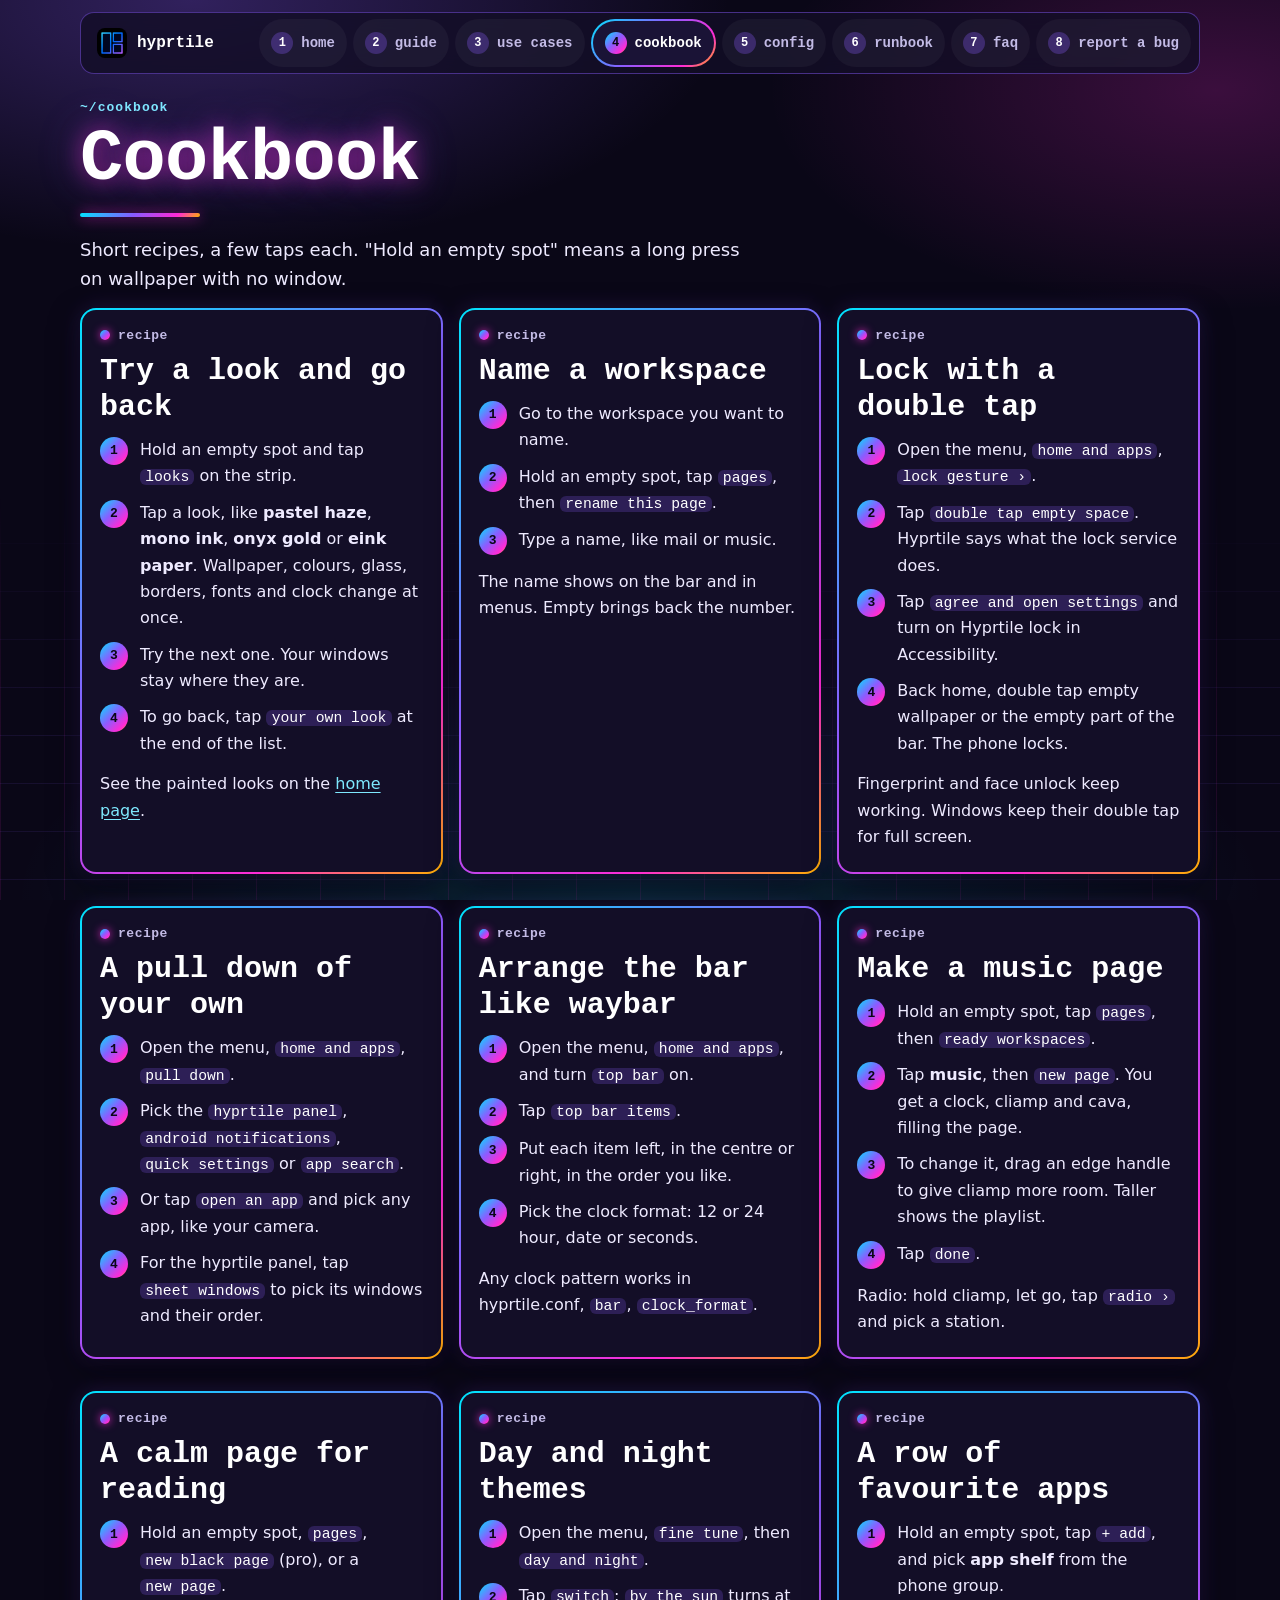
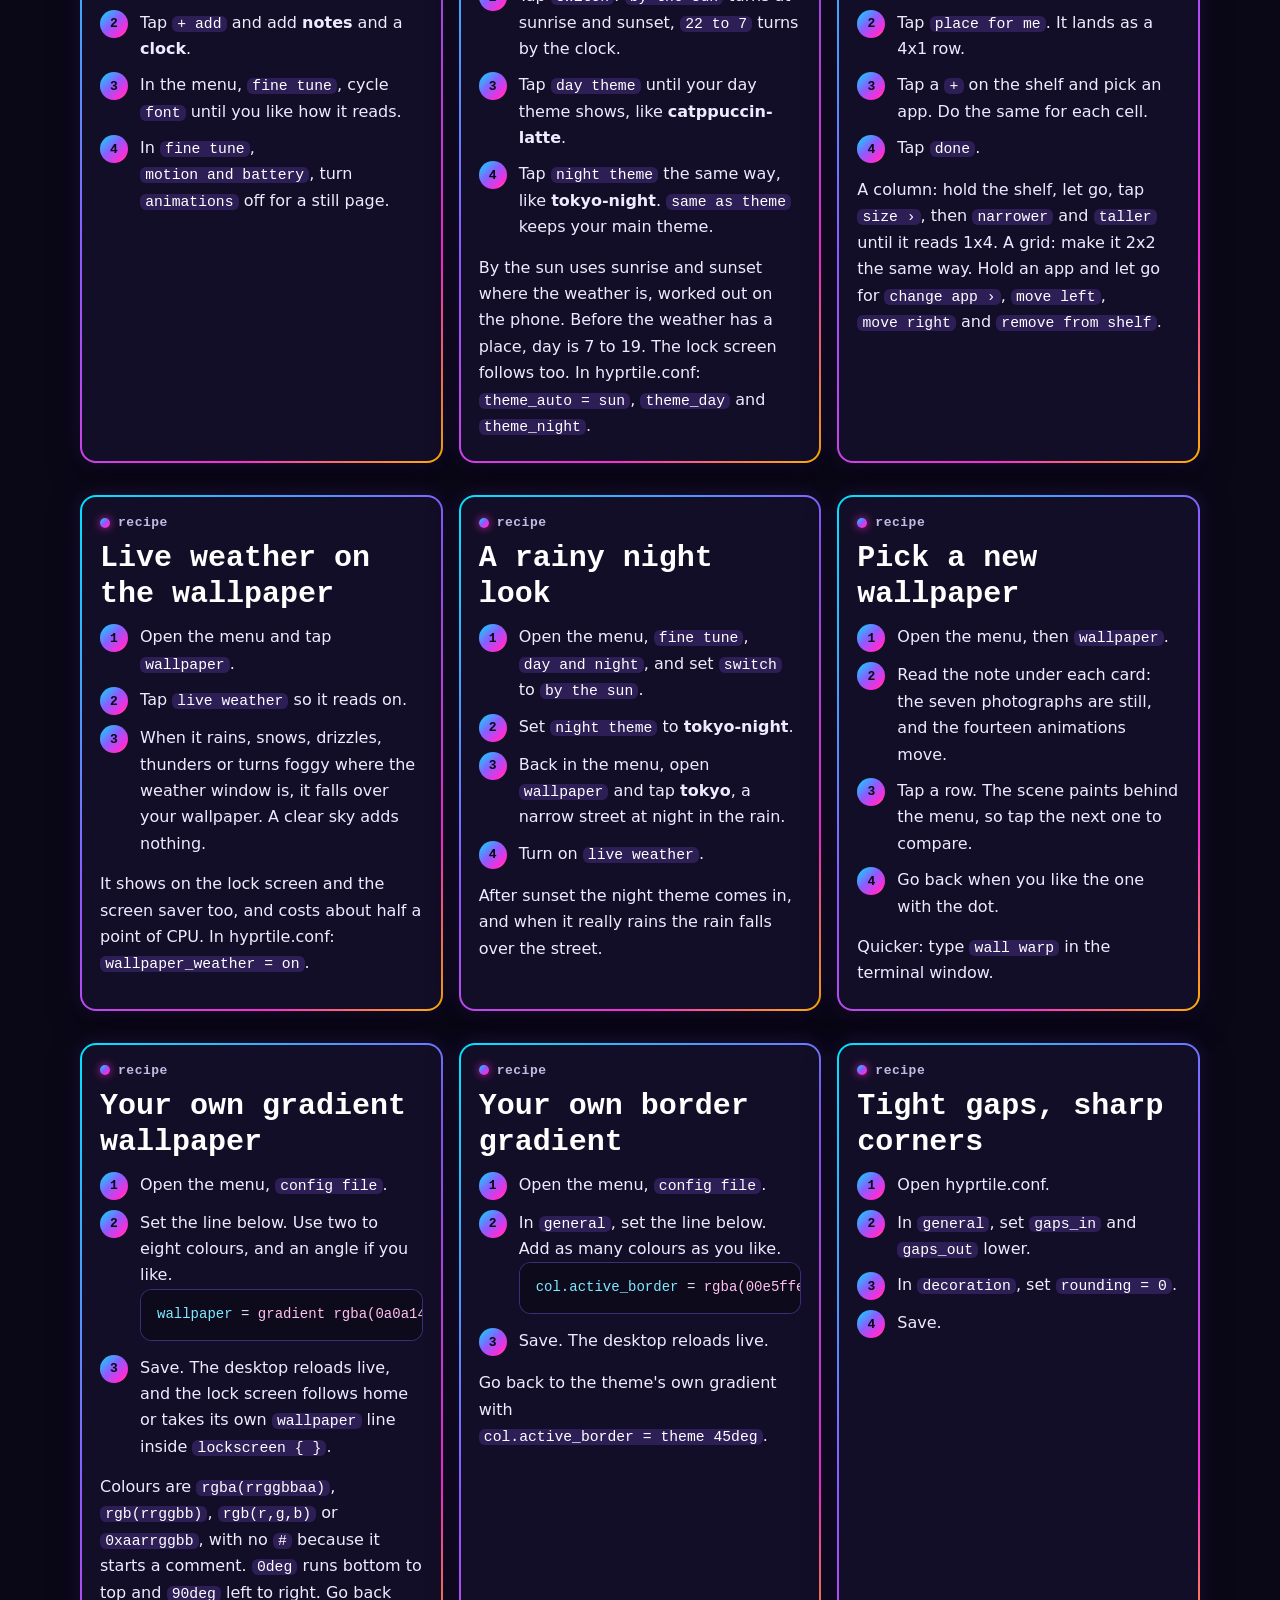
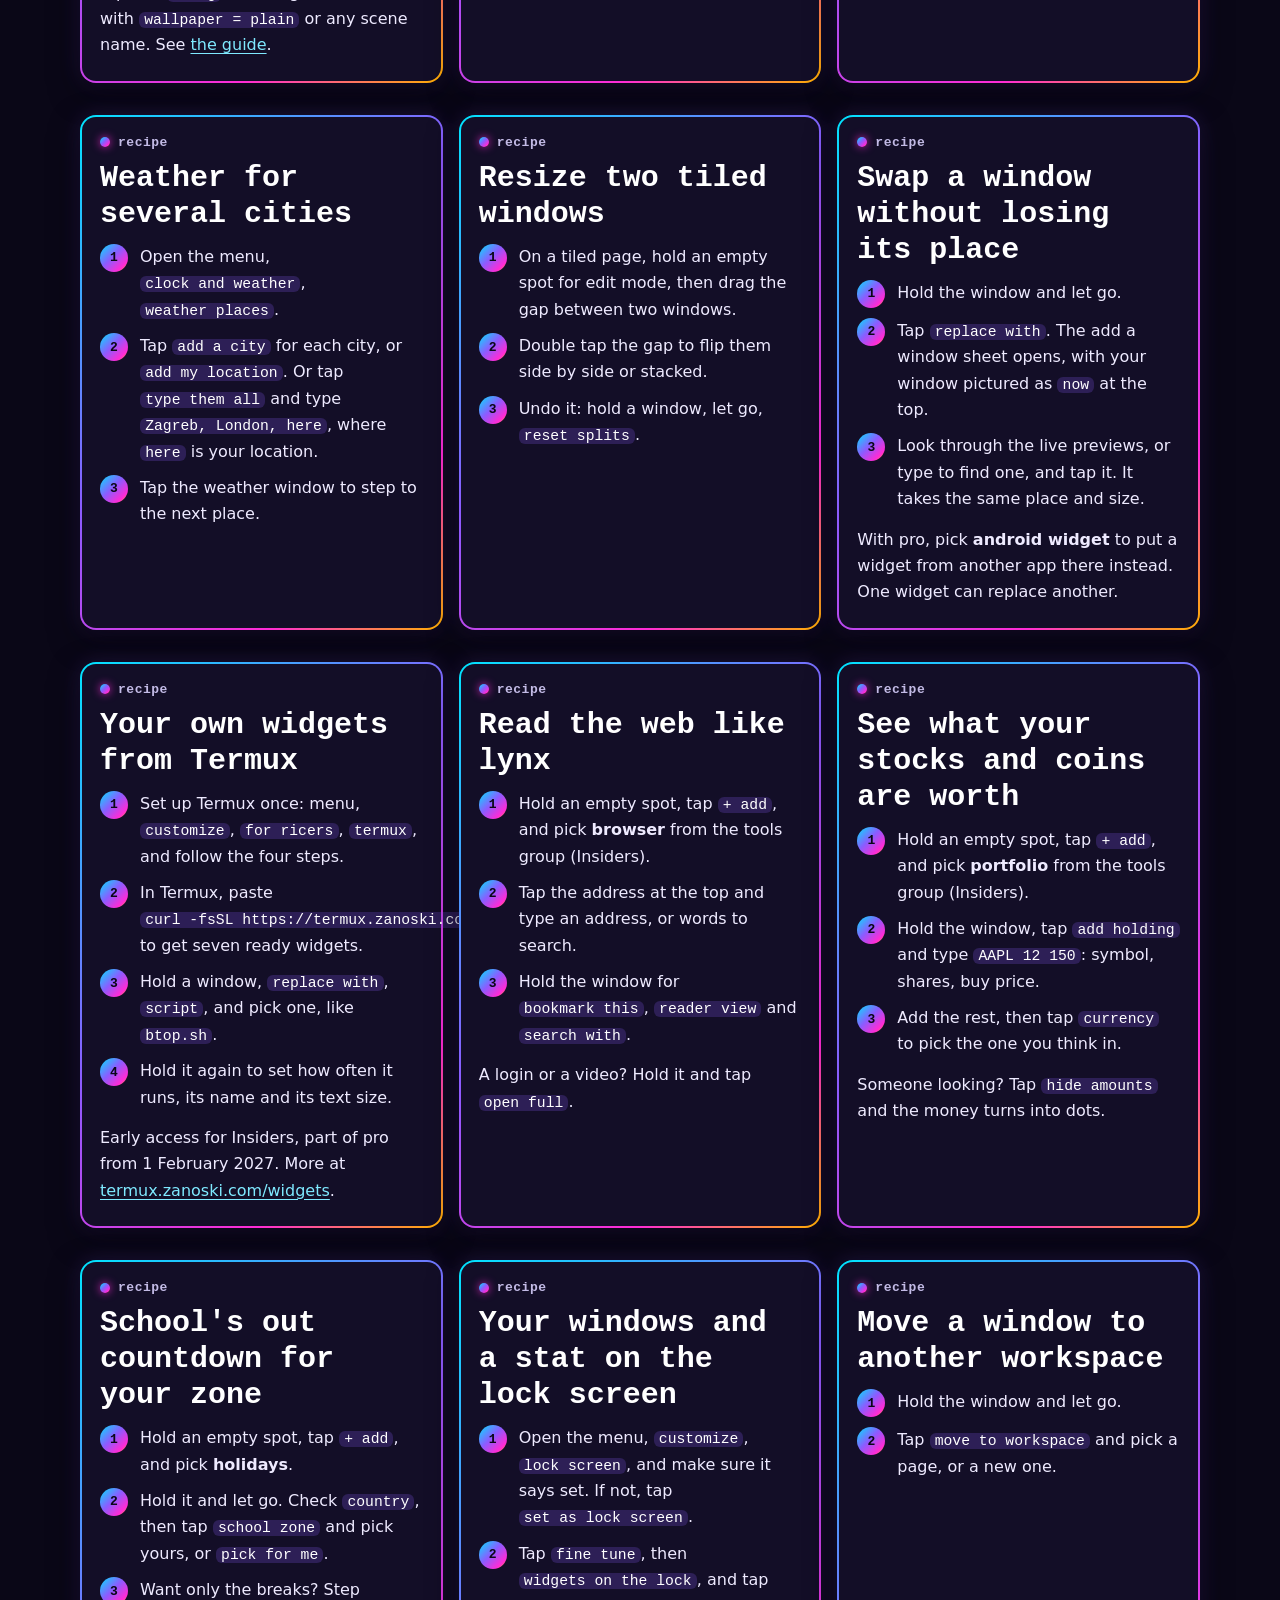
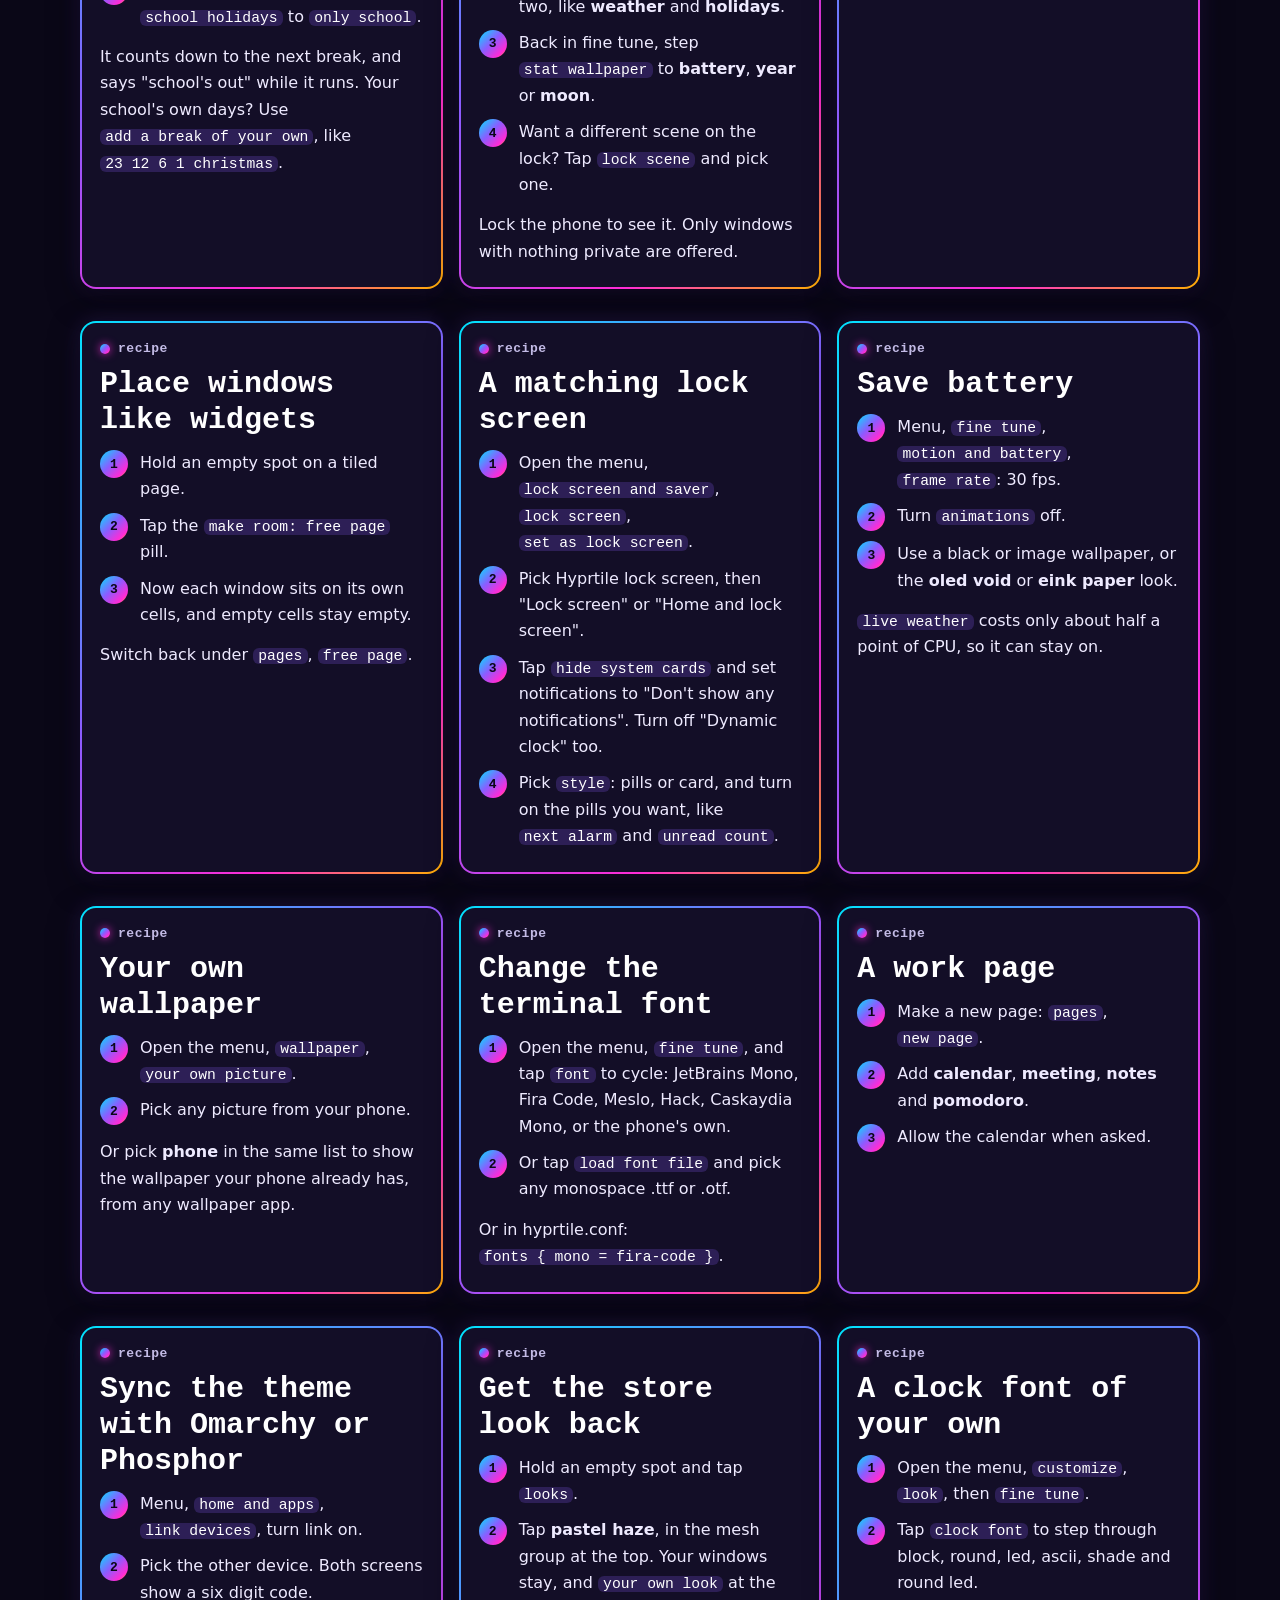
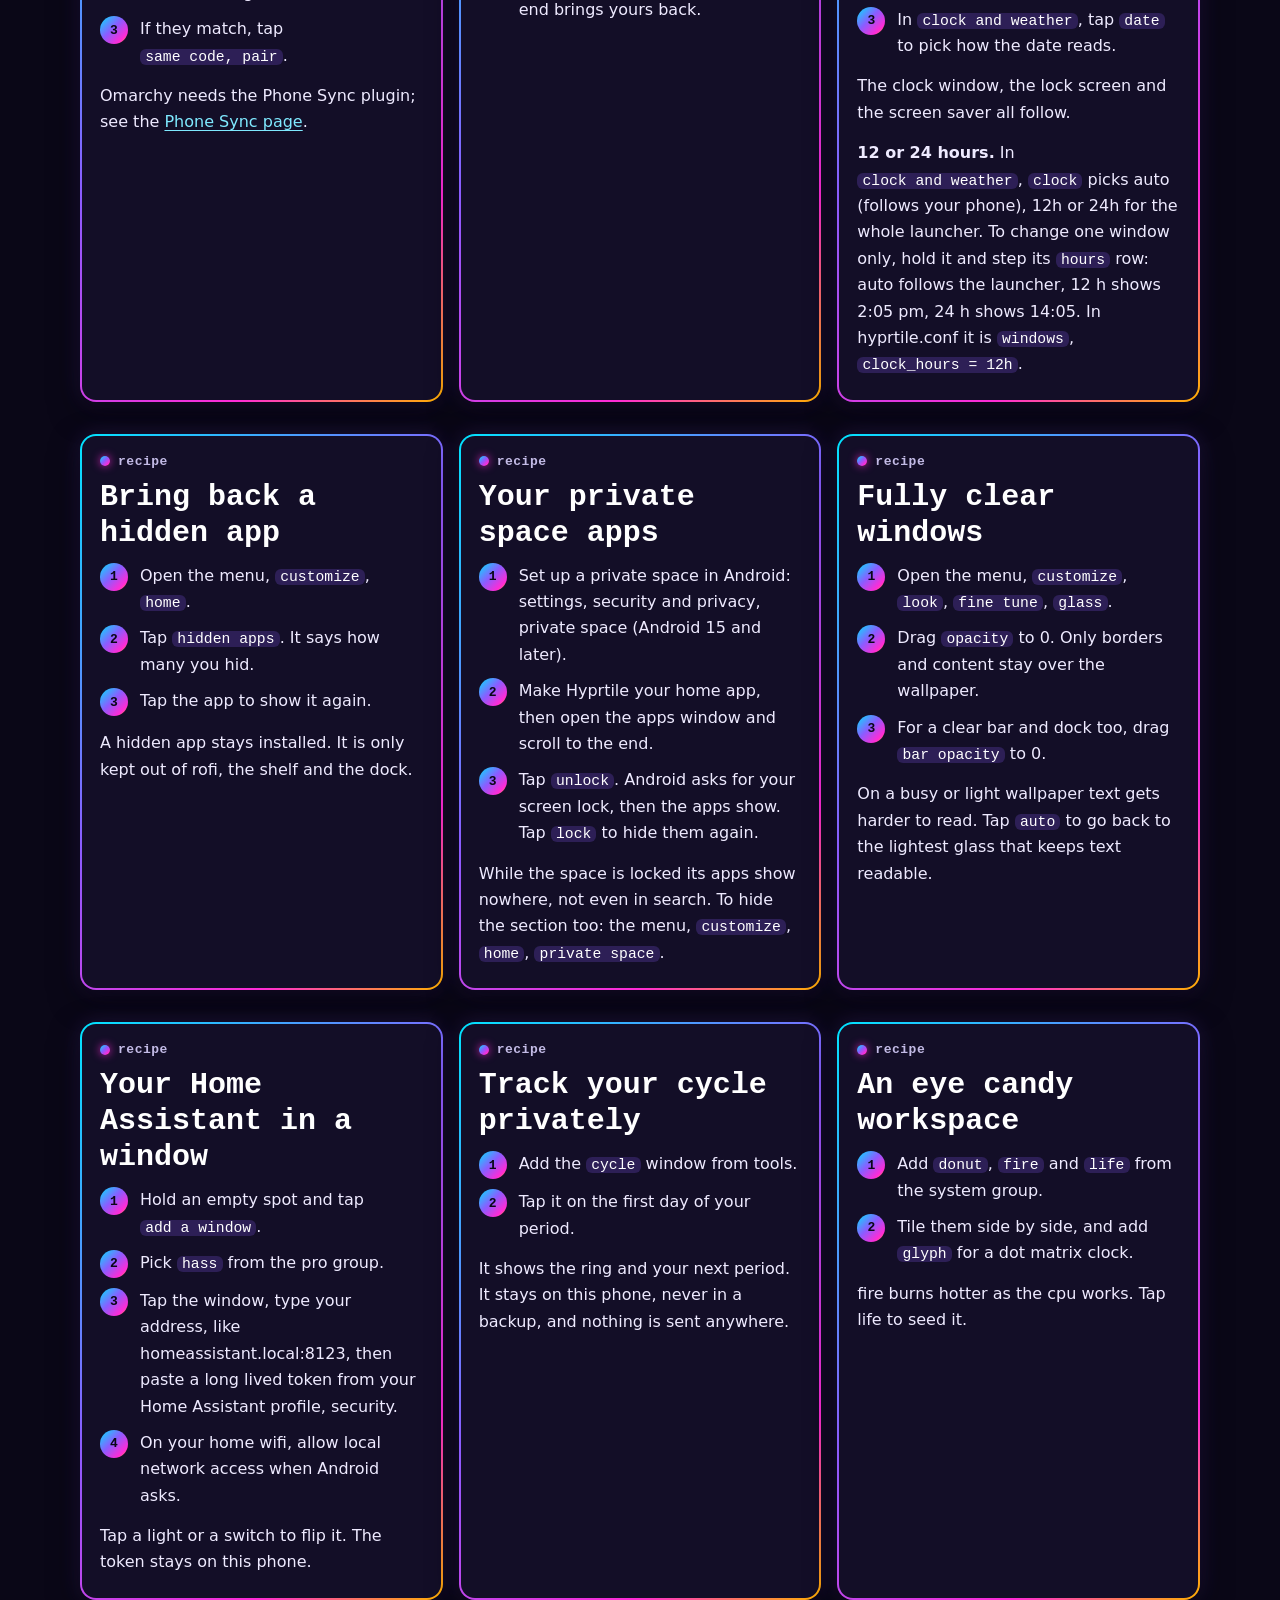
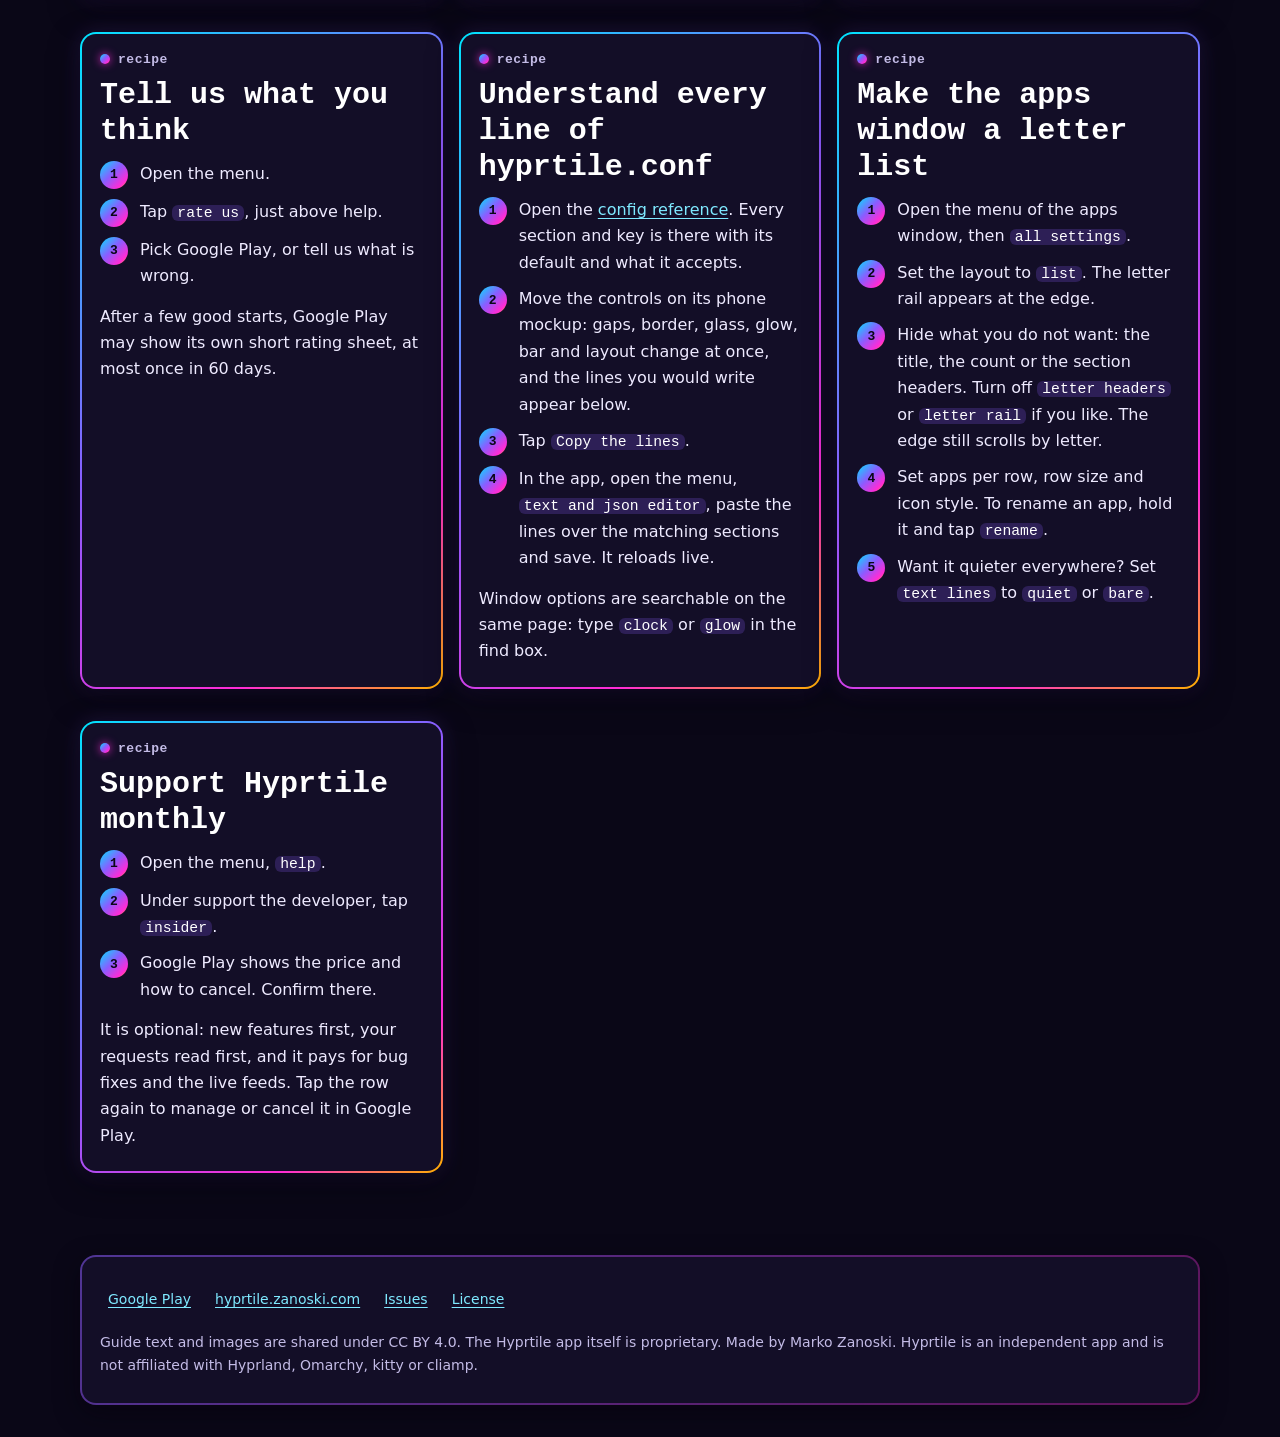
<file: docs/cookbook.html>
<!doctype html>
<html lang="en">
<head>
<meta charset="utf-8">
<meta name="viewport" content="width=device-width, initial-scale=1">
<title>Cookbook · Hyprtile user guide</title>
<meta name="description" content="Short Hyprtile recipes: a music page, a calm page, a night look, border gradients and more.">
<meta name="theme-color" content="#0a0717">
<meta property="og:title" content="Cookbook · Hyprtile user guide">
<meta property="og:description" content="Short Hyprtile recipes: a music page, a calm page, a night look, border gradients and more.">
<meta property="og:image" content="img/look-pastel-haze.webp">
<link rel="icon" type="image/png" href="img/icon-192.png">
<link rel="stylesheet" href="style.css">
</head>
<body>
<a class="skip" href="#main">Skip to content</a>
<header class="bar">
  <a class="brand" href="index.html"><img src="img/icon-192.png" alt="" width="30" height="30"><span>hyprtile</span></a>
  <nav class="nav" aria-label="Guide pages"><ul><li><a href="index.html"><span class="ws" aria-hidden="true">1</span>home</a></li><li><a href="guide.html"><span class="ws" aria-hidden="true">2</span>guide</a></li><li><a href="use-cases.html"><span class="ws" aria-hidden="true">3</span>use cases</a></li><li><a href="cookbook.html" aria-current="page"><span class="ws" aria-hidden="true">4</span>cookbook</a></li><li><a href="config.html"><span class="ws" aria-hidden="true">5</span>config</a></li><li><a href="runbook.html"><span class="ws" aria-hidden="true">6</span>runbook</a></li><li><a href="faq.html"><span class="ws" aria-hidden="true">7</span>faq</a></li><li><a href="report.html"><span class="ws" aria-hidden="true">8</span>report a bug</a></li></ul></nav>
</header>
<div class="wrap">
<main id="main">

<div class="eyebrow">~/cookbook</div>
<h1>Cookbook</h1>
<div class="underline" aria-hidden="true"></div>
<p class="lede">Short recipes, a few taps each. "Hold an empty spot" means a long press on wallpaper with no window.</p>
<div class="tiles">
<section class="tile " id="preset" aria-labelledby="preset-h"><div class="title" aria-hidden="true">recipe</div><h2 id="preset-h">Try a look and go back</h2>
<ol class="steps"><li>Hold an empty spot and tap <code>looks</code> on the strip.</li><li>Tap a look, like <b>pastel haze</b>, <b>mono ink</b>, <b>onyx gold</b> or <b>eink paper</b>. Wallpaper, colours, glass, borders, fonts and clock change at once.</li><li>Try the next one. Your windows stay where they are.</li><li>To go back, tap <code>your own look</code> at the end of the list.</li></ol><p>See the painted looks on the <a href="index.html#looks">home page</a>.</p>
</section><section class="tile " id="names" aria-labelledby="names-h"><div class="title" aria-hidden="true">recipe</div><h2 id="names-h">Name a workspace</h2>
<ol class="steps"><li>Go to the workspace you want to name.</li><li>Hold an empty spot, tap <code>pages</code>, then <code>rename this page</code>.</li><li>Type a name, like mail or music.</li></ol><p>The name shows on the bar and in menus. Empty brings back the number.</p>
</section><section class="tile " id="lockgesture" aria-labelledby="lockgesture-h"><div class="title" aria-hidden="true">recipe</div><h2 id="lockgesture-h">Lock with a double tap</h2>
<ol class="steps"><li>Open the menu, <code>home and apps</code>, <code>lock gesture ›</code>.</li><li>Tap <code>double tap empty space</code>. Hyprtile says what the lock service does.</li><li>Tap <code>agree and open settings</code> and turn on Hyprtile lock in Accessibility.</li><li>Back home, double tap empty wallpaper or the empty part of the bar. The phone locks.</li></ol><p>Fingerprint and face unlock keep working. Windows keep their double tap for full screen.</p>
</section><section class="tile " id="pulldown" aria-labelledby="pulldown-h"><div class="title" aria-hidden="true">recipe</div><h2 id="pulldown-h">A pull down of your own</h2>
<ol class="steps"><li>Open the menu, <code>home and apps</code>, <code>pull down</code>.</li><li>Pick the <code>hyprtile panel</code>, <code>android notifications</code>, <code>quick settings</code> or <code>app search</code>.</li><li>Or tap <code>open an app</code> and pick any app, like your camera.</li><li>For the hyprtile panel, tap <code>sheet windows</code> to pick its windows and their order.</li></ol>
</section><section class="tile " id="bar" aria-labelledby="bar-h"><div class="title" aria-hidden="true">recipe</div><h2 id="bar-h">Arrange the bar like waybar</h2>
<ol class="steps"><li>Open the menu, <code>home and apps</code>, and turn <code>top bar</code> on.</li><li>Tap <code>top bar items</code>.</li><li>Put each item left, in the centre or right, in the order you like.</li><li>Pick the clock format: 12 or 24 hour, date or seconds.</li></ol><p>Any clock pattern works in hyprtile.conf, <code>bar</code>, <code>clock_format</code>.</p>
</section><section class="tile " id="music" aria-labelledby="music-h"><div class="title" aria-hidden="true">recipe</div><h2 id="music-h">Make a music page</h2>
<ol class="steps"><li>Hold an empty spot, tap <code>pages</code>, then <code>ready workspaces</code>.</li><li>Tap <b>music</b>, then <code>new page</code>. You get a clock, cliamp and cava, filling the page.</li><li>To change it, drag an edge handle to give cliamp more room. Taller shows the playlist.</li><li>Tap <code>done</code>.</li></ol><p>Radio: hold cliamp, let go, tap <code>radio ›</code> and pick a station.</p>
</section><section class="tile " id="calm" aria-labelledby="calm-h"><div class="title" aria-hidden="true">recipe</div><h2 id="calm-h">A calm page for reading</h2>
<ol class="steps"><li>Hold an empty spot, <code>pages</code>, <code>new black page</code> (pro), or a <code>new page</code>.</li><li>Tap <code>+ add</code> and add <b>notes</b> and a <b>clock</b>.</li><li>In the menu, <code>fine tune</code>, cycle <code>font</code> until you like how it reads.</li><li>In <code>fine tune</code>, <code>motion and battery</code>, turn <code>animations</code> off for a still page.</li></ol>
</section><section class="tile " id="night" aria-labelledby="night-h"><div class="title" aria-hidden="true">recipe</div><h2 id="night-h">Day and night themes</h2>
<ol class="steps"><li>Open the menu, <code>fine tune</code>, then <code>day and night</code>.</li><li>Tap <code>switch</code>: <code>by the sun</code> turns at sunrise and sunset, <code>22 to 7</code> turns by the clock.</li><li>Tap <code>day theme</code> until your day theme shows, like <b>catppuccin-latte</b>.</li><li>Tap <code>night theme</code> the same way, like <b>tokyo-night</b>. <code>same as theme</code> keeps your main theme.</li></ol><p>By the sun uses sunrise and sunset where the weather is, worked out on the phone. Before the weather has a place, day is 7 to 19. The lock screen follows too. In hyprtile.conf: <code>theme_auto = sun</code>, <code>theme_day</code> and <code>theme_night</code>.</p>
</section><section class="tile " id="shelf" aria-labelledby="shelf-h"><div class="title" aria-hidden="true">recipe</div><h2 id="shelf-h">A row of favourite apps</h2>
<ol class="steps"><li>Hold an empty spot, tap <code>+ add</code>, and pick <b>app shelf</b> from the phone group.</li><li>Tap <code>place for me</code>. It lands as a 4x1 row.</li><li>Tap a <code>+</code> on the shelf and pick an app. Do the same for each cell.</li><li>Tap <code>done</code>.</li></ol><p>A column: hold the shelf, let go, tap <code>size ›</code>, then <code>narrower</code> and <code>taller</code> until it reads 1x4. A grid: make it 2x2 the same way. Hold an app and let go for <code>change app ›</code>, <code>move left</code>, <code>move right</code> and <code>remove from shelf</code>.</p>
</section><section class="tile " id="liveweather" aria-labelledby="liveweather-h"><div class="title" aria-hidden="true">recipe</div><h2 id="liveweather-h">Live weather on the wallpaper</h2>
<ol class="steps"><li>Open the menu and tap <code>wallpaper</code>.</li><li>Tap <code>live weather</code> so it reads on.</li><li>When it rains, snows, drizzles, thunders or turns foggy where the weather window is, it falls over your wallpaper. A clear sky adds nothing.</li></ol><p>It shows on the lock screen and the screen saver too, and costs about half a point of CPU. In hyprtile.conf: <code>wallpaper_weather = on</code>.</p>
</section><section class="tile " id="rainy" aria-labelledby="rainy-h"><div class="title" aria-hidden="true">recipe</div><h2 id="rainy-h">A rainy night look</h2>
<ol class="steps"><li>Open the menu, <code>fine tune</code>, <code>day and night</code>, and set <code>switch</code> to <code>by the sun</code>.</li><li>Set <code>night theme</code> to <b>tokyo-night</b>.</li><li>Back in the menu, open <code>wallpaper</code> and tap <b>tokyo</b>, a narrow street at night in the rain.</li><li>Turn on <code>live weather</code>.</li></ol><p>After sunset the night theme comes in, and when it really rains the rain falls over the street.</p>
</section><section class="tile " id="newwall" aria-labelledby="newwall-h"><div class="title" aria-hidden="true">recipe</div><h2 id="newwall-h">Pick a new wallpaper</h2>
<ol class="steps"><li>Open the menu, then <code>wallpaper</code>.</li><li>Read the note under each card: the seven photographs are still, and the fourteen animations move.</li><li>Tap a row. The scene paints behind the menu, so tap the next one to compare.</li><li>Go back when you like the one with the dot.</li></ol><p>Quicker: type <code>wall warp</code> in the terminal window.</p>
</section><section class="tile " id="gradient" aria-labelledby="gradient-h"><div class="title" aria-hidden="true">recipe</div><h2 id="gradient-h">Your own gradient wallpaper</h2>
<ol class="steps"><li>Open the menu, <code>config file</code>.</li><li>Set the line below. Use two to eight colours, and an angle if you like.<pre class="conf" tabindex="0" aria-label="Gradient wallpaper line"><span class="k">wallpaper</span> = <span class="v">gradient rgba(0a0a14ff) rgba(1a1636ff) rgba(8ec5ffff) 45deg</span></pre></li><li>Save. The desktop reloads live, and the lock screen follows home or takes its own <code>wallpaper</code> line inside <code>lockscreen { }</code>.</li></ol><p>Colours are <code>rgba(rrggbbaa)</code>, <code>rgb(rrggbb)</code>, <code>rgb(r,g,b)</code> or <code>0xaarrggbb</code>, with no <code>#</code> because it starts a comment. <code>0deg</code> runs bottom to top and <code>90deg</code> left to right. Go back with <code>wallpaper = plain</code> or any scene name. See <a href="guide.html#gradient">the guide</a>.</p>
</section><section class="tile " id="border" aria-labelledby="border-h"><div class="title" aria-hidden="true">recipe</div><h2 id="border-h">Your own border gradient</h2>
<ol class="steps"><li>Open the menu, <code>config file</code>.</li><li>In <code>general</code>, set the line below. Add as many colours as you like.<pre class="conf" tabindex="0" aria-label="Border line"><span class="k">col.active_border</span> = <span class="v">rgba(00e5ffee) rgba(8b5cffee) rgba(ff2bd6ee) 45deg</span></pre></li><li>Save. The desktop reloads live.</li></ol><p>Go back to the theme's own gradient with <code>col.active_border = theme 45deg</code>.</p>
</section><section class="tile " id="gaps" aria-labelledby="gaps-h"><div class="title" aria-hidden="true">recipe</div><h2 id="gaps-h">Tight gaps, sharp corners</h2>
<ol class="steps"><li>Open hyprtile.conf.</li><li>In <code>general</code>, set <code>gaps_in</code> and <code>gaps_out</code> lower.</li><li>In <code>decoration</code>, set <code>rounding = 0</code>.</li><li>Save.</li></ol>
</section><section class="tile " id="places" aria-labelledby="places-h"><div class="title" aria-hidden="true">recipe</div><h2 id="places-h">Weather for several cities</h2>
<ol class="steps"><li>Open the menu, <code>clock and weather</code>, <code>weather places</code>.</li><li>Tap <code>add a city</code> for each city, or <code>add my location</code>. Or tap <code>type them all</code> and type <code>Zagreb, London, here</code>, where <code>here</code> is your location.</li><li>Tap the weather window to step to the next place.</li></ol>
</section><section class="tile " id="resize" aria-labelledby="resize-h"><div class="title" aria-hidden="true">recipe</div><h2 id="resize-h">Resize two tiled windows</h2>
<ol class="steps"><li>On a tiled page, hold an empty spot for edit mode, then drag the gap between two windows.</li><li>Double tap the gap to flip them side by side or stacked.</li><li>Undo it: hold a window, let go, <code>reset splits</code>.</li></ol>
</section><section class="tile " id="replace" aria-labelledby="replace-h"><div class="title" aria-hidden="true">recipe</div><h2 id="replace-h">Swap a window without losing its place</h2>
<ol class="steps"><li>Hold the window and let go.</li><li>Tap <code>replace with</code>. The add a window sheet opens, with your window pictured as <code>now</code> at the top.</li><li>Look through the live previews, or type to find one, and tap it. It takes the same place and size.</li></ol><p>With pro, pick <b>android widget</b> to put a widget from another app there instead. One widget can replace another.</p>
</section><section class="tile " id="script" aria-labelledby="script-h"><div class="title" aria-hidden="true">recipe</div><h2 id="script-h">Your own widgets from Termux</h2>
<ol class="steps"><li>Set up Termux once: menu, <code>customize</code>, <code>for ricers</code>, <code>termux</code>, and follow the four steps.</li><li>In Termux, paste <code>curl -fsSL https://termux.zanoski.com/w/all.sh | bash</code> to get seven ready widgets.</li><li>Hold a window, <code>replace with</code>, <code>script</code>, and pick one, like <code>btop.sh</code>.</li><li>Hold it again to set how often it runs, its name and its text size.</li></ol><p>Early access for Insiders, part of pro from 1 February 2027. More at <a href="https://termux.zanoski.com/widgets">termux.zanoski.com/widgets</a>.</p>
</section><section class="tile " id="lynx" aria-labelledby="lynx-h"><div class="title" aria-hidden="true">recipe</div><h2 id="lynx-h">Read the web like lynx</h2>
<ol class="steps"><li>Hold an empty spot, tap <code>+ add</code>, and pick <b>browser</b> from the tools group (Insiders).</li><li>Tap the address at the top and type an address, or words to search.</li><li>Hold the window for <code>bookmark this</code>, <code>reader view</code> and <code>search with</code>.</li></ol><p>A login or a video? Hold it and tap <code>open full</code>.</p>
</section><section class="tile " id="portfolio" aria-labelledby="portfolio-h"><div class="title" aria-hidden="true">recipe</div><h2 id="portfolio-h">See what your stocks and coins are worth</h2>
<ol class="steps"><li>Hold an empty spot, tap <code>+ add</code>, and pick <b>portfolio</b> from the tools group (Insiders).</li><li>Hold the window, tap <code>add holding</code> and type <code>AAPL 12 150</code>: symbol, shares, buy price.</li><li>Add the rest, then tap <code>currency</code> to pick the one you think in.</li></ol><p>Someone looking? Tap <code>hide amounts</code> and the money turns into dots.</p>
</section><section class="tile " id="school" aria-labelledby="school-h"><div class="title" aria-hidden="true">recipe</div><h2 id="school-h">School's out countdown for your zone</h2>
<ol class="steps"><li>Hold an empty spot, tap <code>+ add</code>, and pick <b>holidays</b>.</li><li>Hold it and let go. Check <code>country</code>, then tap <code>school zone</code> and pick yours, or <code>pick for me</code>.</li><li>Want only the breaks? Step <code>school holidays</code> to <code>only school</code>.</li></ol><p>It counts down to the next break, and says "school's out" while it runs. Your school's own days? Use <code>add a break of your own</code>, like <code>23 12 6 1 christmas</code>.</p>
</section><section class="tile " id="lockwins" aria-labelledby="lockwins-h"><div class="title" aria-hidden="true">recipe</div><h2 id="lockwins-h">Your windows and a stat on the lock screen</h2>
<ol class="steps"><li>Open the menu, <code>customize</code>, <code>lock screen</code>, and make sure it says set. If not, tap <code>set as lock screen</code>.</li><li>Tap <code>fine tune</code>, then <code>widgets on the lock</code>, and tap two, like <b>weather</b> and <b>holidays</b>.</li><li>Back in fine tune, step <code>stat wallpaper</code> to <b>battery</b>, <b>year</b> or <b>moon</b>.</li><li>Want a different scene on the lock? Tap <code>lock scene</code> and pick one.</li></ol><p>Lock the phone to see it. Only windows with nothing private are offered.</p>
</section><section class="tile " id="moveto" aria-labelledby="moveto-h"><div class="title" aria-hidden="true">recipe</div><h2 id="moveto-h">Move a window to another workspace</h2>
<ol class="steps"><li>Hold the window and let go.</li><li>Tap <code>move to workspace</code> and pick a page, or a new one.</li></ol>
</section><section class="tile " id="free" aria-labelledby="free-h"><div class="title" aria-hidden="true">recipe</div><h2 id="free-h">Place windows like widgets</h2>
<ol class="steps"><li>Hold an empty spot on a tiled page.</li><li>Tap the <code>make room: free page</code> pill.</li><li>Now each window sits on its own cells, and empty cells stay empty.</li></ol><p>Switch back under <code>pages</code>, <code>free page</code>.</p>
</section><section class="tile " id="lock" aria-labelledby="lock-h"><div class="title" aria-hidden="true">recipe</div><h2 id="lock-h">A matching lock screen</h2>
<ol class="steps"><li>Open the menu, <code>lock screen and saver</code>, <code>lock screen</code>, <code>set as lock screen</code>.</li><li>Pick Hyprtile lock screen, then "Lock screen" or "Home and lock screen".</li><li>Tap <code>hide system cards</code> and set notifications to "Don't show any notifications". Turn off "Dynamic clock" too.</li><li>Pick <code>style</code>: pills or card, and turn on the pills you want, like <code>next alarm</code> and <code>unread count</code>.</li></ol>
</section><section class="tile " id="battery" aria-labelledby="battery-h"><div class="title" aria-hidden="true">recipe</div><h2 id="battery-h">Save battery</h2>
<ol class="steps"><li>Menu, <code>fine tune</code>, <code>motion and battery</code>, <code>frame rate</code>: 30 fps.</li><li>Turn <code>animations</code> off.</li><li>Use a black or image wallpaper, or the <b>oled void</b> or <b>eink paper</b> look.</li></ol><p><code>live weather</code> costs only about half a point of CPU, so it can stay on.</p>
</section><section class="tile " id="wall" aria-labelledby="wall-h"><div class="title" aria-hidden="true">recipe</div><h2 id="wall-h">Your own wallpaper</h2>
<ol class="steps"><li>Open the menu, <code>wallpaper</code>, <code>your own picture</code>.</li><li>Pick any picture from your phone.</li></ol><p>Or pick <b>phone</b> in the same list to show the wallpaper your phone already has, from any wallpaper app.</p>
</section><section class="tile " id="font" aria-labelledby="font-h"><div class="title" aria-hidden="true">recipe</div><h2 id="font-h">Change the terminal font</h2>
<ol class="steps"><li>Open the menu, <code>fine tune</code>, and tap <code>font</code> to cycle: JetBrains Mono, Fira Code, Meslo, Hack, Caskaydia Mono, or the phone's own.</li><li>Or tap <code>load font file</code> and pick any monospace .ttf or .otf.</li></ol><p>Or in hyprtile.conf: <code>fonts { mono = fira-code }</code>.</p>
</section><section class="tile " id="work" aria-labelledby="work-h"><div class="title" aria-hidden="true">recipe</div><h2 id="work-h">A work page</h2>
<ol class="steps"><li>Make a new page: <code>pages</code>, <code>new page</code>.</li><li>Add <b>calendar</b>, <b>meeting</b>, <b>notes</b> and <b>pomodoro</b>.</li><li>Allow the calendar when asked.</li></ol>
</section><section class="tile " id="sync" aria-labelledby="sync-h"><div class="title" aria-hidden="true">recipe</div><h2 id="sync-h">Sync the theme with Omarchy or Phosphor</h2>
<ol class="steps"><li>Menu, <code>home and apps</code>, <code>link devices</code>, turn link on.</li><li>Pick the other device. Both screens show a six digit code.</li><li>If they match, tap <code>same code, pair</code>.</li></ol><p>Omarchy needs the Phone Sync plugin; see the <a href="https://hyprtile.zanoski.com/phone-sync">Phone Sync page</a>.</p>
</section><section class="tile " id="store" aria-labelledby="store-h"><div class="title" aria-hidden="true">recipe</div><h2 id="store-h">Get the store look back</h2>
<ol class="steps"><li>Hold an empty spot and tap <code>looks</code>.</li><li>Tap <b>pastel haze</b>, in the mesh group at the top. Your windows stay, and <code>your own look</code> at the end brings yours back.</li></ol>
</section><section class="tile " id="clockfont" aria-labelledby="clockfont-h"><div class="title" aria-hidden="true">recipe</div><h2 id="clockfont-h">A clock font of your own</h2>
<ol class="steps"><li>Open the menu, <code>customize</code>, <code>look</code>, then <code>fine tune</code>.</li><li>Tap <code>clock font</code> to step through block, round, led, ascii, shade and round led.</li><li>In <code>clock and weather</code>, tap <code>date</code> to pick how the date reads.</li></ol><p>The clock window, the lock screen and the screen saver all follow.</p><p><b>12 or 24 hours.</b> In <code>clock and weather</code>, <code>clock</code> picks auto (follows your phone), 12h or 24h for the whole launcher. To change one window only, hold it and step its <code>hours</code> row: auto follows the launcher, 12 h shows 2:05 pm, 24 h shows 14:05. In hyprtile.conf it is <code>windows</code>, <code>clock_hours = 12h</code>.</p>
</section><section class="tile " id="hidden" aria-labelledby="hidden-h"><div class="title" aria-hidden="true">recipe</div><h2 id="hidden-h">Bring back a hidden app</h2>
<ol class="steps"><li>Open the menu, <code>customize</code>, <code>home</code>.</li><li>Tap <code>hidden apps</code>. It says how many you hid.</li><li>Tap the app to show it again.</li></ol><p>A hidden app stays installed. It is only kept out of rofi, the shelf and the dock.</p>
</section><section class="tile " id="private" aria-labelledby="private-h"><div class="title" aria-hidden="true">recipe</div><h2 id="private-h">Your private space apps</h2>
<ol class="steps"><li>Set up a private space in Android: settings, security and privacy, private space (Android 15 and later).</li><li>Make Hyprtile your home app, then open the apps window and scroll to the end.</li><li>Tap <code>unlock</code>. Android asks for your screen lock, then the apps show. Tap <code>lock</code> to hide them again.</li></ol><p>While the space is locked its apps show nowhere, not even in search. To hide the section too: the menu, <code>customize</code>, <code>home</code>, <code>private space</code>.</p>
</section><section class="tile " id="clear" aria-labelledby="clear-h"><div class="title" aria-hidden="true">recipe</div><h2 id="clear-h">Fully clear windows</h2>
<ol class="steps"><li>Open the menu, <code>customize</code>, <code>look</code>, <code>fine tune</code>, <code>glass</code>.</li><li>Drag <code>opacity</code> to 0. Only borders and content stay over the wallpaper.</li><li>For a clear bar and dock too, drag <code>bar opacity</code> to 0.</li></ol><p>On a busy or light wallpaper text gets harder to read. Tap <code>auto</code> to go back to the lightest glass that keeps text readable.</p>
</section><section class="tile " id="hass" aria-labelledby="hass-h"><div class="title" aria-hidden="true">recipe</div><h2 id="hass-h">Your Home Assistant in a window</h2>
<ol class="steps"><li>Hold an empty spot and tap <code>add a window</code>.</li><li>Pick <code>hass</code> from the pro group.</li><li>Tap the window, type your address, like homeassistant.local:8123, then paste a long lived token from your Home Assistant profile, security.</li><li>On your home wifi, allow local network access when Android asks.</li></ol><p>Tap a light or a switch to flip it. The token stays on this phone.</p>
</section><section class="tile " id="cycle" aria-labelledby="cycle-h"><div class="title" aria-hidden="true">recipe</div><h2 id="cycle-h">Track your cycle privately</h2>
<ol class="steps"><li>Add the <code>cycle</code> window from tools.</li><li>Tap it on the first day of your period.</li></ol><p>It shows the ring and your next period. It stays on this phone, never in a backup, and nothing is sent anywhere.</p>
</section><section class="tile " id="eyecandy" aria-labelledby="eyecandy-h"><div class="title" aria-hidden="true">recipe</div><h2 id="eyecandy-h">An eye candy workspace</h2>
<ol class="steps"><li>Add <code>donut</code>, <code>fire</code> and <code>life</code> from the system group.</li><li>Tile them side by side, and add <code>glyph</code> for a dot matrix clock.</li></ol><p>fire burns hotter as the cpu works. Tap life to seed it.</p>
</section><section class="tile " id="rate" aria-labelledby="rate-h"><div class="title" aria-hidden="true">recipe</div><h2 id="rate-h">Tell us what you think</h2>
<ol class="steps"><li>Open the menu.</li><li>Tap <code>rate us</code>, just above help.</li><li>Pick Google Play, or tell us what is wrong.</li></ol><p>After a few good starts, Google Play may show its own short rating sheet, at most once in 60 days.</p>
</section><section class="tile " id="readconf" aria-labelledby="readconf-h"><div class="title" aria-hidden="true">recipe</div><h2 id="readconf-h">Understand every line of hyprtile.conf</h2>
<ol class="steps"><li>Open the <a href="config.html">config reference</a>. Every section and key is there with its default and what it accepts.</li><li>Move the controls on its phone mockup: gaps, border, glass, glow, bar and layout change at once, and the lines you would write appear below.</li><li>Tap <code>Copy the lines</code>.</li><li>In the app, open the menu, <code>text and json editor</code>, paste the lines over the matching sections and save. It reloads live.</li></ol><p>Window options are searchable on the same page: type <code>clock</code> or <code>glow</code> in the find box.</p>
</section><section class="tile " id="appslist" aria-labelledby="appslist-h"><div class="title" aria-hidden="true">recipe</div><h2 id="appslist-h">Make the apps window a letter list</h2>
<ol class="steps"><li>Open the menu of the apps window, then <code>all settings</code>.</li><li>Set the layout to <code>list</code>. The letter rail appears at the edge.</li><li>Hide what you do not want: the title, the count or the section headers. Turn off <code>letter headers</code> or <code>letter rail</code> if you like. The edge still scrolls by letter.</li><li>Set apps per row, row size and icon style. To rename an app, hold it and tap <code>rename</code>.</li><li>Want it quieter everywhere? Set <code>text lines</code> to <code>quiet</code> or <code>bare</code>.</li></ol>
</section><section class="tile " id="supportsub" aria-labelledby="supportsub-h"><div class="title" aria-hidden="true">recipe</div><h2 id="supportsub-h">Support Hyprtile monthly</h2>
<ol class="steps"><li>Open the menu, <code>help</code>.</li><li>Under support the developer, tap <code>insider</code>.</li><li>Google Play shows the price and how to cancel. Confirm there.</li></ol><p>It is optional: new features first, your requests read first, and it pays for bug fixes and the live feeds. Tap the row again to manage or cancel it in Google Play.</p>
</section></div>
</main>
<footer>
  <div class="tile quiet">
  <ul>
    <li><a href="https://play.google.com/store/apps/details?id=com.zanoshky.hyprtile">Google Play</a></li>
    <li><a href="https://hyprtile.zanoski.com">hyprtile.zanoski.com</a></li>
    <li><a href="https://github.com/Zanoshky/hyprtile-launcher/issues">Issues</a></li>
    <li><a href="https://github.com/Zanoshky/hyprtile-launcher/blob/main/LICENSE">License</a></li>
  </ul>
  <p>Guide text and images are shared under CC BY 4.0. The Hyprtile app itself is proprietary. Made by Marko Zanoski. Hyprtile is an independent app and is not affiliated with Hyprland, Omarchy, kitty or cliamp.</p>
  </div>
</footer>
</div>
</body>
</html>
</file>
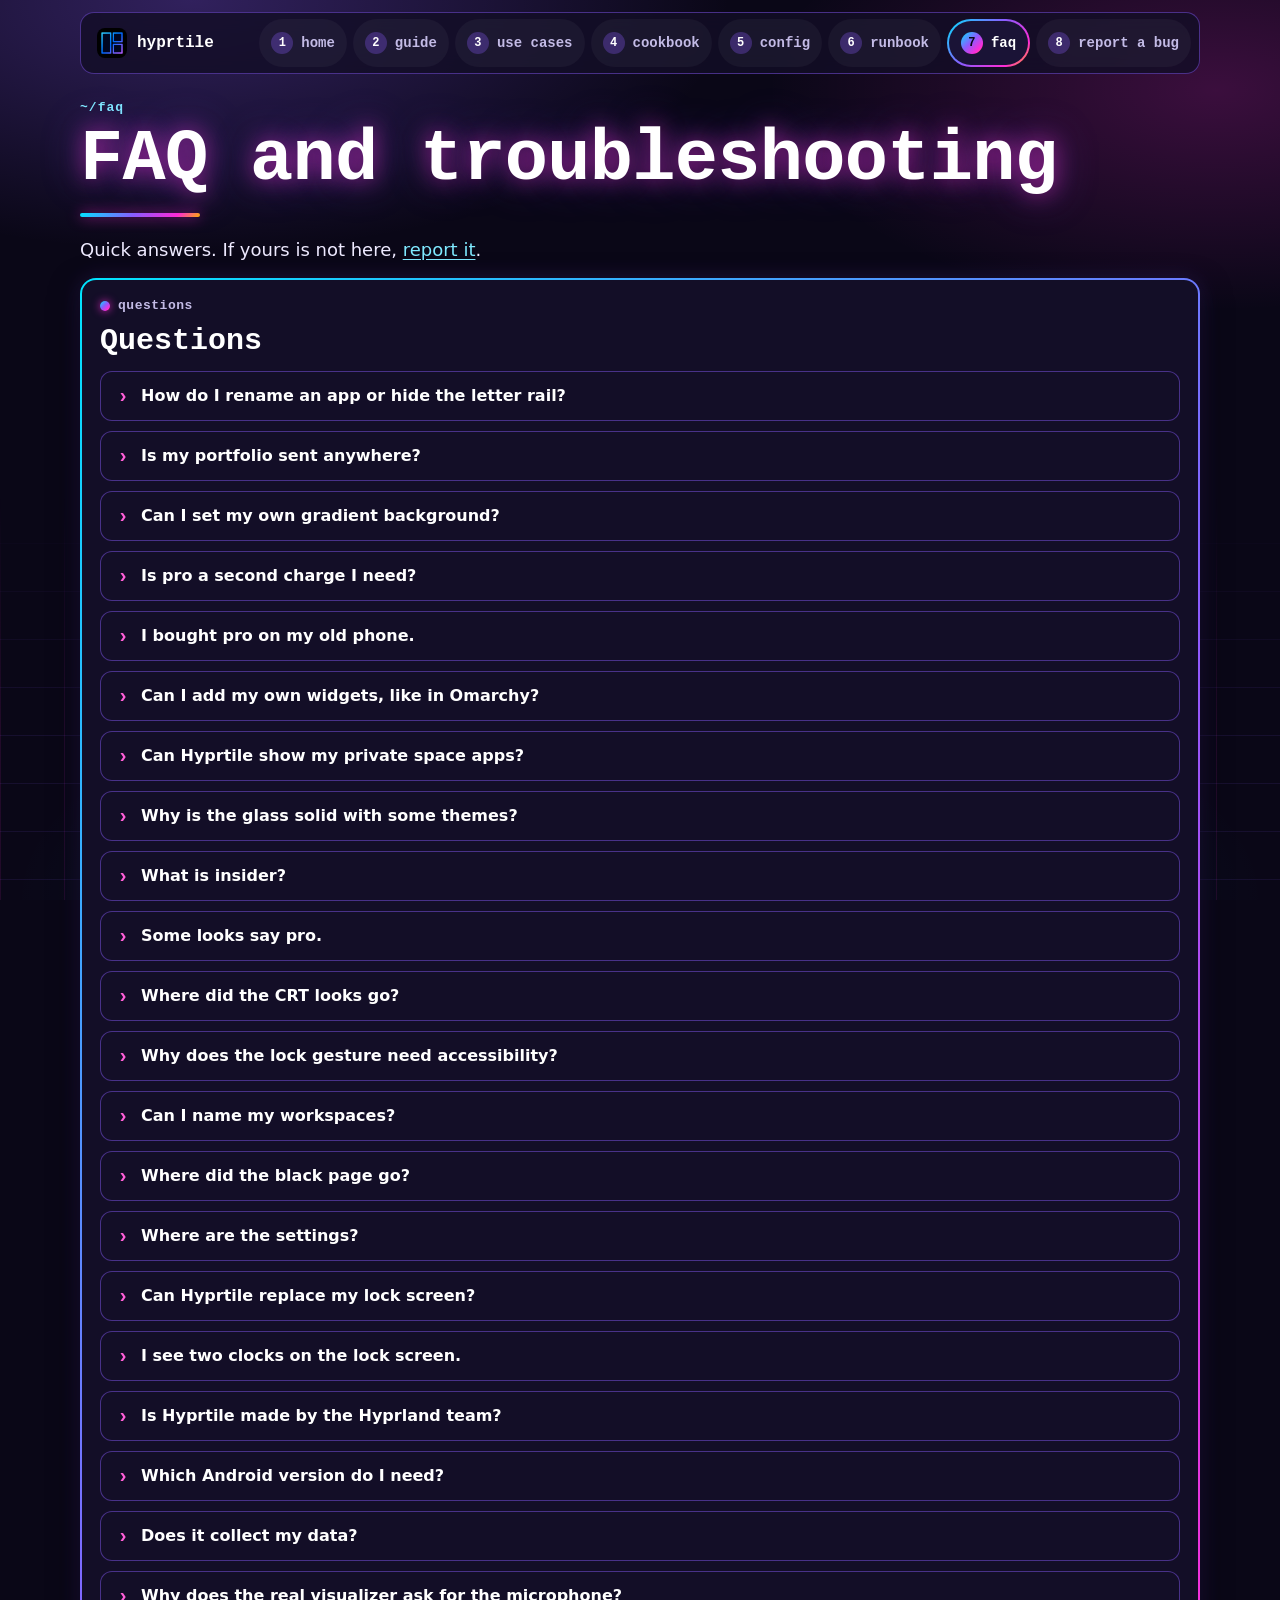
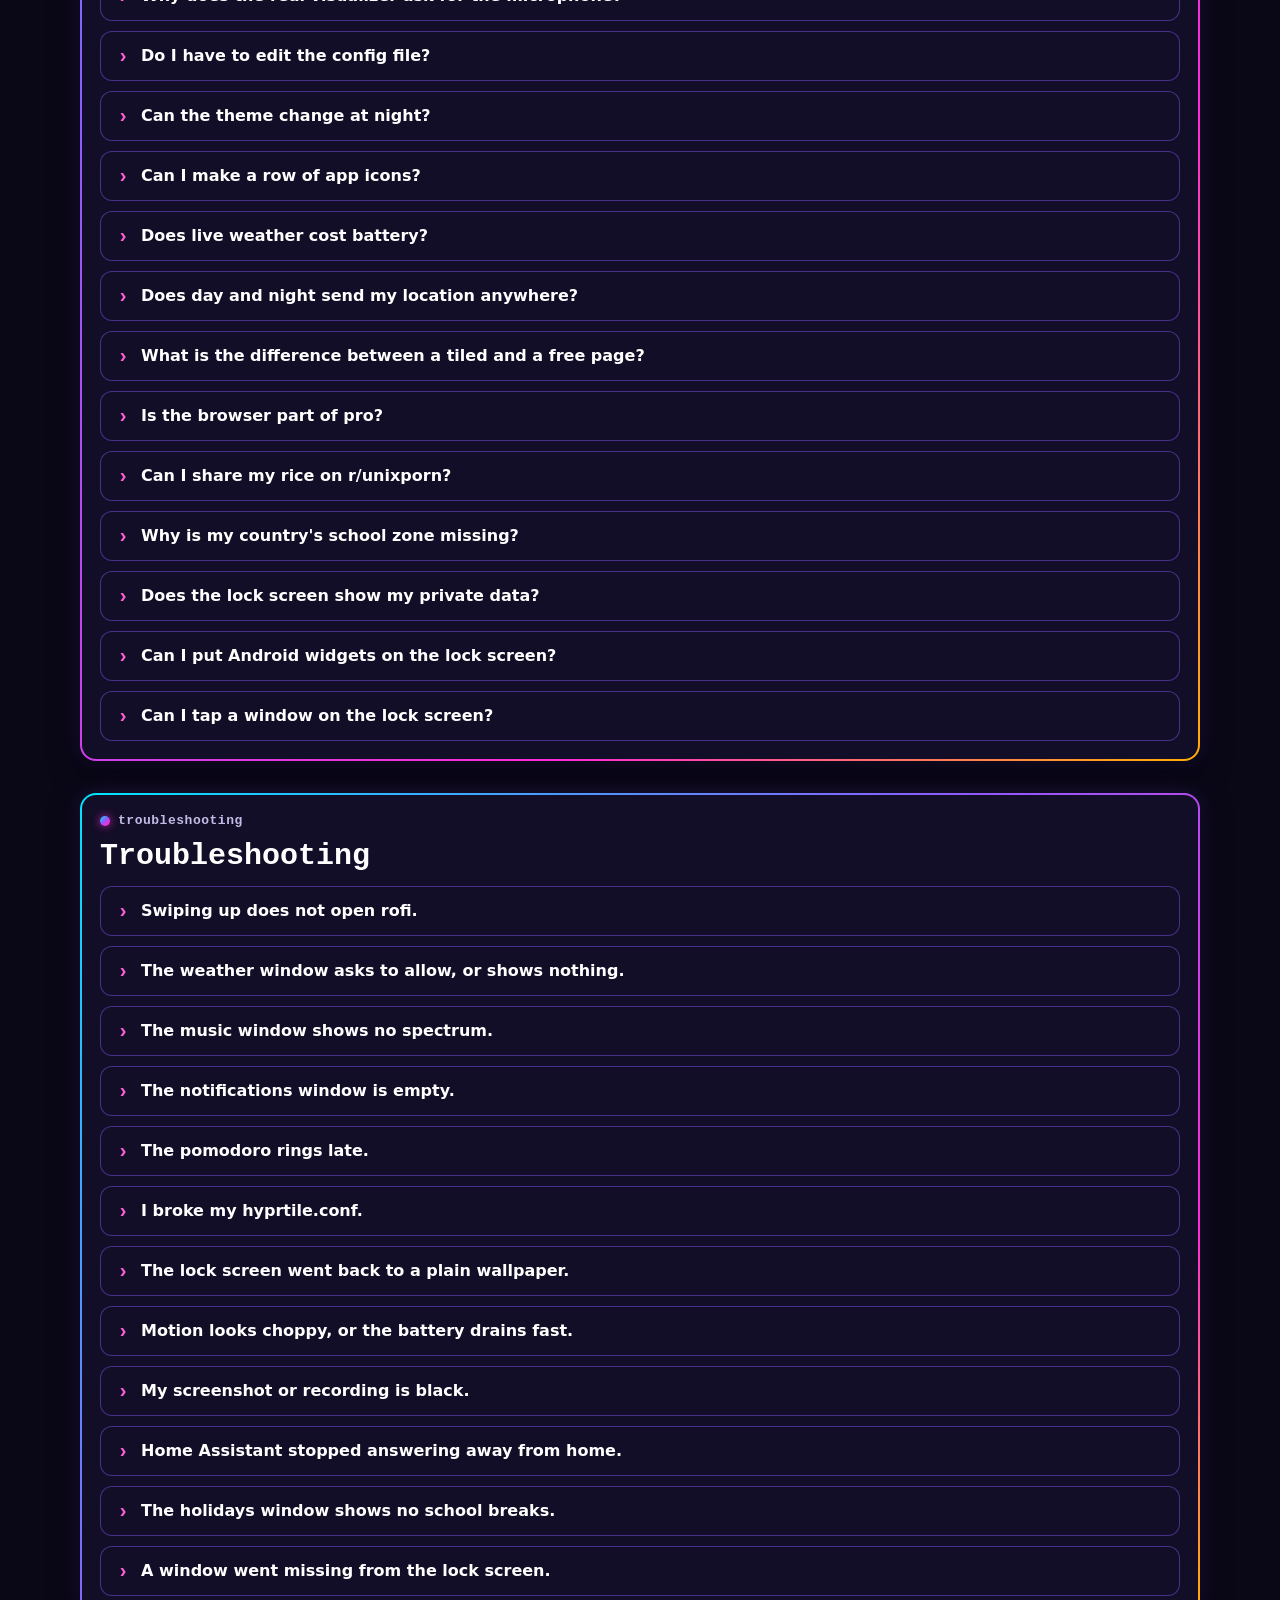
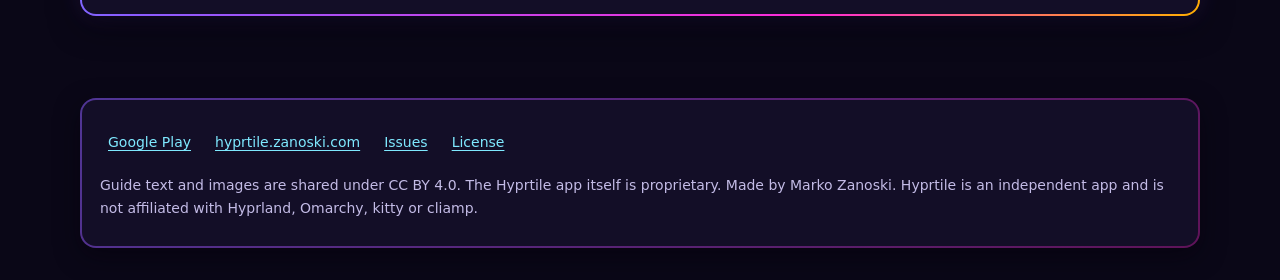
<file: docs/faq.html>
<!doctype html>
<html lang="en">
<head>
<meta charset="utf-8">
<meta name="viewport" content="width=device-width, initial-scale=1">
<title>FAQ · Hyprtile user guide</title>
<meta name="description" content="Hyprtile questions and troubleshooting.">
<meta name="theme-color" content="#0a0717">
<meta property="og:title" content="FAQ · Hyprtile user guide">
<meta property="og:description" content="Hyprtile questions and troubleshooting.">
<meta property="og:image" content="img/look-pastel-haze.webp">
<link rel="icon" type="image/png" href="img/icon-192.png">
<link rel="stylesheet" href="style.css">
</head>
<body>
<a class="skip" href="#main">Skip to content</a>
<header class="bar">
  <a class="brand" href="index.html"><img src="img/icon-192.png" alt="" width="30" height="30"><span>hyprtile</span></a>
  <nav class="nav" aria-label="Guide pages"><ul><li><a href="index.html"><span class="ws" aria-hidden="true">1</span>home</a></li><li><a href="guide.html"><span class="ws" aria-hidden="true">2</span>guide</a></li><li><a href="use-cases.html"><span class="ws" aria-hidden="true">3</span>use cases</a></li><li><a href="cookbook.html"><span class="ws" aria-hidden="true">4</span>cookbook</a></li><li><a href="config.html"><span class="ws" aria-hidden="true">5</span>config</a></li><li><a href="runbook.html"><span class="ws" aria-hidden="true">6</span>runbook</a></li><li><a href="faq.html" aria-current="page"><span class="ws" aria-hidden="true">7</span>faq</a></li><li><a href="report.html"><span class="ws" aria-hidden="true">8</span>report a bug</a></li></ul></nav>
</header>
<div class="wrap">
<main id="main">

<div class="eyebrow">~/faq</div>
<h1>FAQ and troubleshooting</h1>
<div class="underline" aria-hidden="true"></div>
<p class="lede">Quick answers. If yours is not here, <a href="report.html">report it</a>.</p>
<div class="tiles one">
<section class="tile " id="questions" aria-labelledby="questions-h"><div class="title" aria-hidden="true">questions</div><h2 id="questions-h">Questions</h2>
<details><summary>How do I rename an app or hide the letter rail?</summary><div><p>Hold the app in the apps window and tap <code>rename</code>. For the rail, open the apps window menu, <code>all settings</code>, and turn off <code>letter rail</code>. The edge still scrolls by letter. <code>text lines</code> hides titles, counts and hints in every window at once.</p></div></details>
<details><summary>Is my portfolio sent anywhere?</summary><div><p>No. Your holdings are sealed on this phone and left out of backups. Only the symbols go to the free quote feed, to ask for prices. The portfolio window is for Insiders and does not come to pro.</p></div></details>
<details><summary>Can I set my own gradient background?</summary><div><p>Yes. In <code>hyprtile.conf</code> write <code>wallpaper = gradient rgba(0a0a14ff) rgba(1a1636ff) rgba(8ec5ffff) 45deg</code>: two to eight colours and an optional angle (0deg bottom to top, 90deg left to right, default 45deg). It is still, and works on home and the lock screen. Go back with <code>wallpaper = plain</code>. See <a href="cookbook.html#gradient">the recipe</a>.</p></div></details><details><summary>Is pro a second charge I need?</summary><div><p>No. The Play price buys the whole app. Pro is one optional purchase inside it, for widgets, icon packs, 2fa codes, news, gps and the other extras. No subscription. See <a href="guide.html#pro">Hyprtile pro</a>.</p></div></details><details><summary>I bought pro on my old phone.</summary><div><p>Open the menu and tap <code>restore purchase</code>, under <code>hyprtile pro</code>.</p></div></details><details><summary>Can I add my own widgets, like in Omarchy?</summary><div><p>Yes, with Termux. A script window shows what your own script prints, in colour, on a timer, and kitty runs <code>t</code> and any command. Seven ready widgets install with one line from <a href="https://termux.zanoski.com/widgets">termux.zanoski.com/widgets</a>. It is early access: Insiders now, part of pro from 1 February 2027. See <a href="guide.html#termux">Termux scripts</a>.</p></div></details><details><summary>Can Hyprtile show my private space apps?</summary><div><p>Yes, on Android 15 and later, when Hyprtile is your home app. They have their own section at the end of the apps window, with a lock and unlock button. See <a href="cookbook.html#private">your private space apps</a>.</p></div></details><details><summary>Why is the glass solid with some themes?</summary><div><p>On <code>auto</code> Hyprtile thickens the glass until text reads on your wallpaper, so a soft theme on a busy picture gets more glass. Drag <code>opacity</code> in the glass menu to the value you want: 0 is fully clear, 1 solid. See <a href="cookbook.html#clear">fully clear windows</a>.</p></div></details><details><summary>What is insider?</summary><div><p>An optional subscription, 0.99 USD or EUR a month, for those who want to help more. It pays for bug fixes and the live data the panels fetch, like weather, radar, the ISS and quakes. Insiders get new features before everyone else (each one opens to every user on a set date), their bug reports and ideas read first, and an Insider mark in About with their date. Nothing free or in Pro ever moves behind it. Find it in the menu, <code>help</code>, under <code>support the developer</code>. Cancel any time in Google Play.</p></div></details><details><summary>Some looks say pro.</summary><div><p>A look built on a pro theme needs pro: classy black, liquid glass, black and gold, and vice city. Without it a tap opens the pro menu. Camel and navy, cream and forest, eink paper, rgb glow and the other 34 are free.</p></div></details><details><summary>Where did the CRT looks go?</summary><div><p>They are removed, so Hyprtile stays a clean tiling desktop. A conf that still sets crt loads without a warning.</p></div></details><details><summary>Why does the lock gesture need accessibility?</summary><div><p>Android lets an app lock the screen only through an accessibility service. Hyprtile lock only locks the screen, does not read your screen, sees no other apps and collects nothing. It is off until you turn it on.</p></div></details><details><summary>Can I name my workspaces?</summary><div><p>Yes. Hold an empty spot, <code>pages</code>, <code>rename this page</code>. See the <a href="cookbook.html#names">recipe</a>.</p></div></details><details><summary>Where did the black page go?</summary><div><p>It is part of pro now, with the pro themes.</p></div></details><details><summary>Where are the settings?</summary><div><p>Everything is in one main menu. The bar is hidden on a fresh install, so hold an empty spot and tap <code>menu</code> on the strip. On a full page with no empty spot, hold a window, let go, and tap <code>menu</code>. With the bar shown, tap <code>≡</code> on it.</p></div></details><details><summary>Can Hyprtile replace my lock screen?</summary><div><p>Android does not allow that. Hyprtile draws a live wallpaper that shows behind Android's lock screen. Android still asks for your PIN or fingerprint.</p></div></details><details><summary>I see two clocks on the lock screen.</summary><div><p>The other one is Android's. Use the setup steps <code>hide system cards</code> and <code>dynamic clock off</code>.</p></div></details><details><summary>Is Hyprtile made by the Hyprland team?</summary><div><p>No. Hyprtile is an independent app and is not affiliated with Hyprland, Omarchy, kitty or cliamp. It is inspired by them.</p></div></details><details><summary>Which Android version do I need?</summary><div><p>Android 10 or newer.</p></div></details><details><summary>Does it collect my data?</summary><div><p>No. No account, no ads, no analytics. See the <a href="https://hyprtile.zanoski.com/privacy">privacy policy</a>.</p></div></details><details><summary>Why does the real visualizer ask for the microphone?</summary><div><p>Android uses that permission for reading the sound the phone plays. Only the loudness per band is read, to draw the bars. Nothing is kept or sent.</p></div></details><details><summary>Do I have to edit the config file?</summary><div><p>No. Every look option has a row in settings. The file is there for people who like it.</p></div></details><details><summary>Can the theme change at night?</summary><div><p>Yes. Open the menu, <code>fine tune</code>, <code>day and night</code>, set <code>switch</code> to <code>by the sun</code> or <code>22 to 7</code>, and pick a <code>day theme</code> and a <code>night theme</code>. By the sun uses sunrise and sunset where the weather is, worked out on the phone. See the <a href="cookbook.html#night">recipe</a>.</p></div></details><details><summary>Can I make a row of app icons?</summary><div><p>Yes, with the <b>app shelf</b> window: one app per cell, as a 4x1 row, a 1x4 column, a 2x2 grid or bigger. See the <a href="cookbook.html#shelf">recipe</a>.</p></div></details><details><summary>Does live weather cost battery?</summary><div><p>Very little. It was measured at about half a point of CPU while rain, snow, fog or thunder falls. Under a clear sky it draws nothing.</p></div></details><details><summary>Does day and night send my location anywhere?</summary><div><p>No. Sunrise and sunset are worked out on the phone, from the place the weather already uses.</p></div></details><details><summary>What is the difference between a tiled and a free page?</summary><div><p>A tiled page fills the screen with its windows, like Hyprland. A free page is a grid of cells, like Android widgets, and empty cells stay empty. Switch under <code>pages</code>, <code>free page</code>.</p></div></details><details><summary>Is the browser part of pro?</summary><div><p>No. The <a href="guide.html#browser">browser</a> window comes with Insider, the optional monthly subscription, and stays with it. Everything else free or in pro stays where it is.</p></div></details><details><summary>Can I share my rice on r/unixporn?</summary><div><p>Yes, please do. Screenshots work as usual, except while a 2fa code or a shown password is on screen: then Android makes the shot black, on purpose. Hide the code first.</p></div></details><details><summary>Why is my country's school zone missing?</summary><div><p>School dates come from OpenHolidays, which has about 36 countries. For a country it lacks, <code>school zone</code> says <code>not in the feed</code>. Add your breaks yourself: hold the holidays window, <code>add a break of your own</code>, and type like <code>23 12 6 1 christmas</code>. See <a href="guide.html#school">school holidays</a>.</p></div></details><details><summary>Does the lock screen show my private data?</summary><div><p>No. Only windows with nothing private can go on the lock screen, like weather, battery, holidays or a countdown. Notes, passwords, 2fa codes, the clipboard, calendar titles, the terminal, the browser, notifications and Android widgets are never offered, and a conf line that asks for one is dropped. See <a href="guide.html#lockwins">your windows on the lock screen</a>.</p></div></details><details><summary>Can I put Android widgets on the lock screen?</summary><div><p>No, Android keeps app widgets off the lock screen. Hyprtile's own lock safe windows can go there instead.</p></div></details><details><summary>Can I tap a window on the lock screen?</summary><div><p>No. Windows on the lock screen show only; unlock to use them.</p></div></details>
</section><section class="tile " id="fix" aria-labelledby="fix-h"><div class="title" aria-hidden="true">troubleshooting</div><h2 id="fix-h">Troubleshooting</h2>
<details><summary>Swiping up does not open rofi.</summary><div><p>Swipe from the lower half of the screen. A swipe that starts on a window that scrolls, like apps, scrolls that window instead. Start on the wallpaper or another window.</p></div></details><details><summary>The weather window asks to allow, or shows nothing.</summary><div><p>Allow location, or type a city in the menu, <code>clock and weather</code>, <code>weather places</code>. "no place called x" means the city was not found; try another spelling.</p></div></details><details><summary>The music window shows no spectrum.</summary><div><p>Turn on <code>real visualizer</code> in the menu, <code>home and apps</code>, and allow the microphone. If it says "no audio from this player", that player keeps its sound private.</p></div></details><details><summary>The notifications window is empty.</summary><div><p>Allow notification access in the setup guide: menu, <code>finish setup</code>, or <code>tour and gestures</code>, <code>setup guide</code>.</p></div></details><details><summary>The pomodoro rings late.</summary><div><p>Open the menu, <code>fine tune</code>, <code>feel</code>, and tap <code>pomodoro on time</code> to allow exact alarms.</p></div></details><details><summary>I broke my hyprtile.conf.</summary><div><p>Menu, <code>help</code>, then <code>reset to defaults</code>, the last row. Your file is saved as hyprtile.conf.bak first, and <code>bring back the saved copy</code> can undo it.</p></div></details><details><summary>The lock screen went back to a plain wallpaper.</summary><div><p>Set it again: menu, <code>lock screen and saver</code>, <code>lock screen</code>, <code>set as lock screen</code>.</p></div></details><details><summary>Motion looks choppy, or the battery drains fast.</summary><div><p>Check <code>frame rate</code> in <code>fine tune</code>, <code>motion and battery</code>. 60 is smooth, 30 saves battery, max uses your screen's top rate. Turn on <code>frame stats</code> to see the real rate. Still wrong? <a href="report.html">Report a bug</a> with your phone model.</p></div></details><details><summary>My screenshot or recording is black.</summary><div><p>A 2fa code or a shown password is on screen, and Hyprtile keeps those out of screenshots, recordings and casting. Hide the code, or move to another workspace, and take it again.</p></div></details><details><summary>Home Assistant stopped answering away from home.</summary><div><p>A plain http address is only asked on the wifi you set it up on, so your token never goes out on a cafe wifi or mobile data. Use an https address, or a Tailscale address, to reach it from anywhere. See the <a href="runbook.html#hass">runbook</a>.</p></div></details><details><summary>The holidays window shows no school breaks.</summary><div><p>Hold it, check <code>school holidays</code> is not off, pick a <code>school zone</code>, and tap <code>refresh now</code>. See the <a href="runbook.html#school">runbook</a>.</p></div></details><details><summary>A window went missing from the lock screen.</summary><div><p>See the <a href="runbook.html#lockwins">runbook</a>: most often pro, a permission or room on the screen.</p></div></details>
</section></div>
</main>
<footer>
  <div class="tile quiet">
  <ul>
    <li><a href="https://play.google.com/store/apps/details?id=com.zanoshky.hyprtile">Google Play</a></li>
    <li><a href="https://hyprtile.zanoski.com">hyprtile.zanoski.com</a></li>
    <li><a href="https://github.com/Zanoshky/hyprtile-launcher/issues">Issues</a></li>
    <li><a href="https://github.com/Zanoshky/hyprtile-launcher/blob/main/LICENSE">License</a></li>
  </ul>
  <p>Guide text and images are shared under CC BY 4.0. The Hyprtile app itself is proprietary. Made by Marko Zanoski. Hyprtile is an independent app and is not affiliated with Hyprland, Omarchy, kitty or cliamp.</p>
  </div>
</footer>
</div>
</body>
</html>
</file>
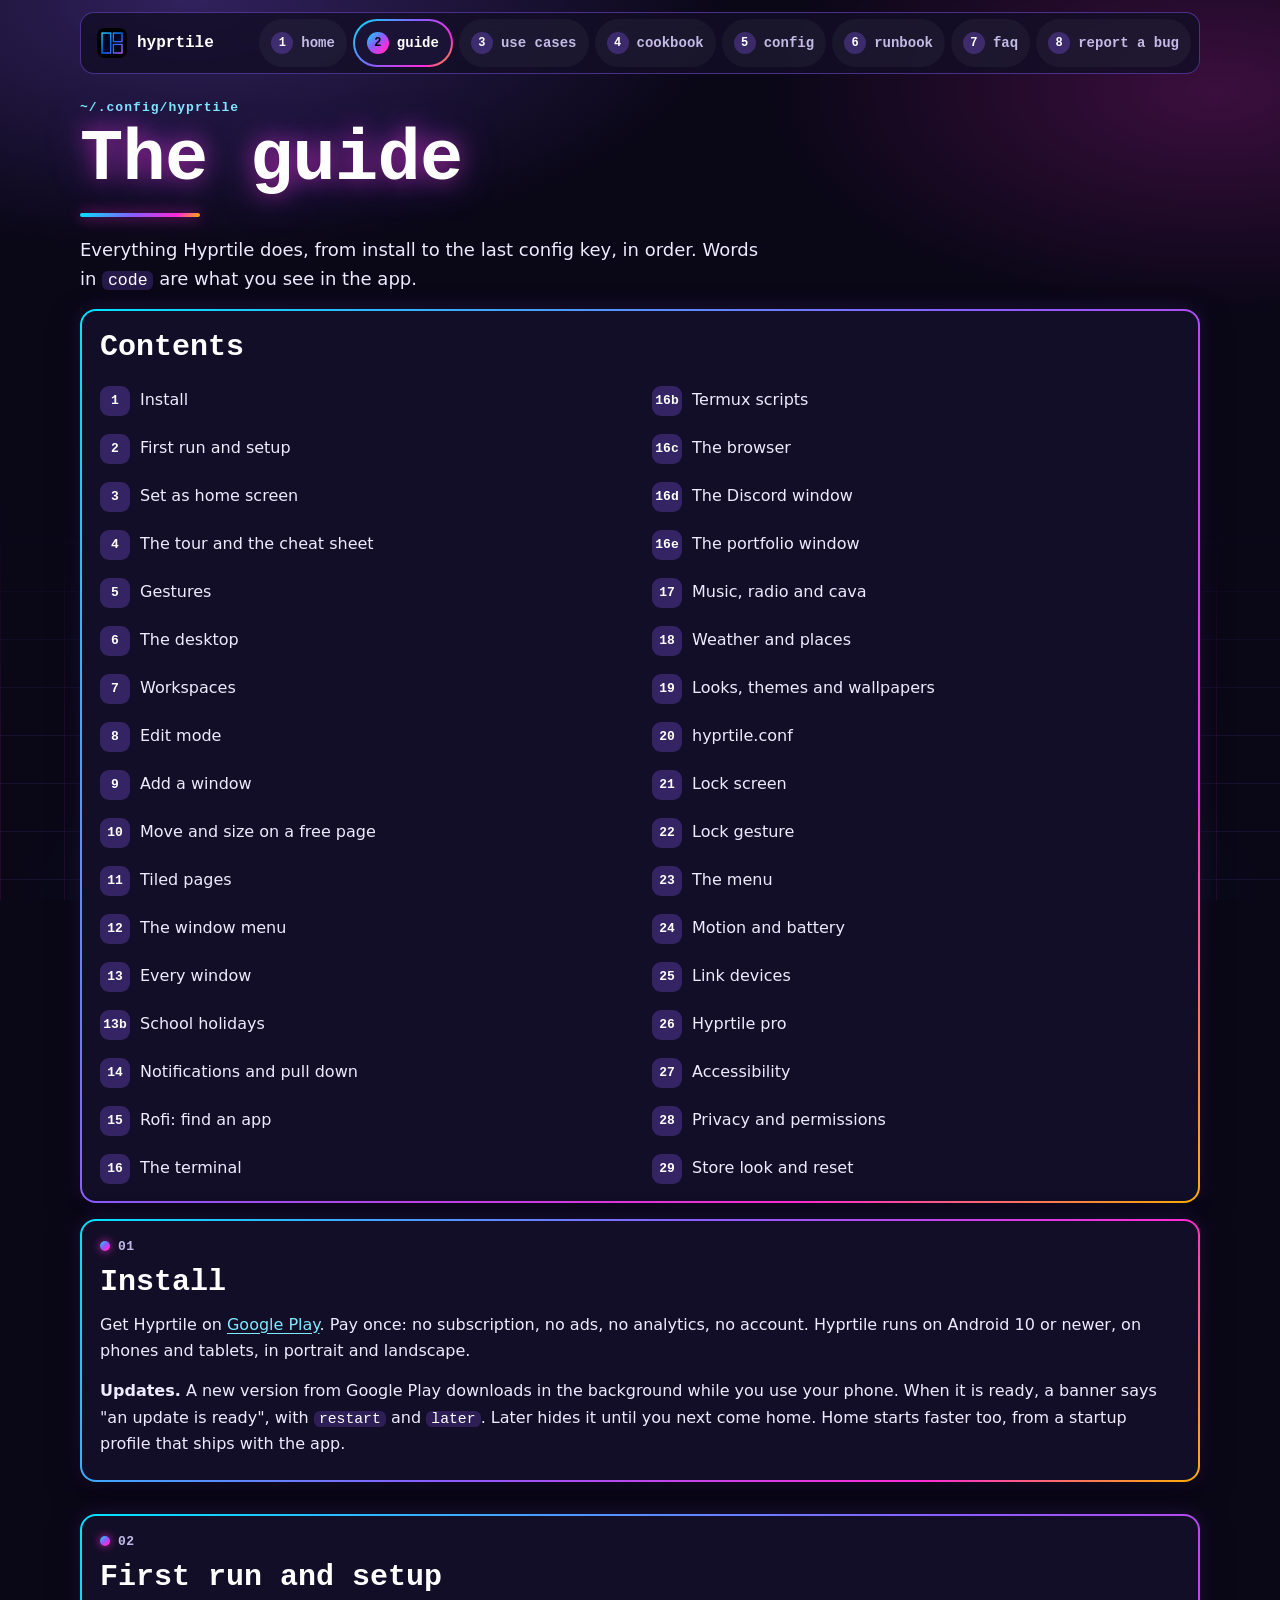
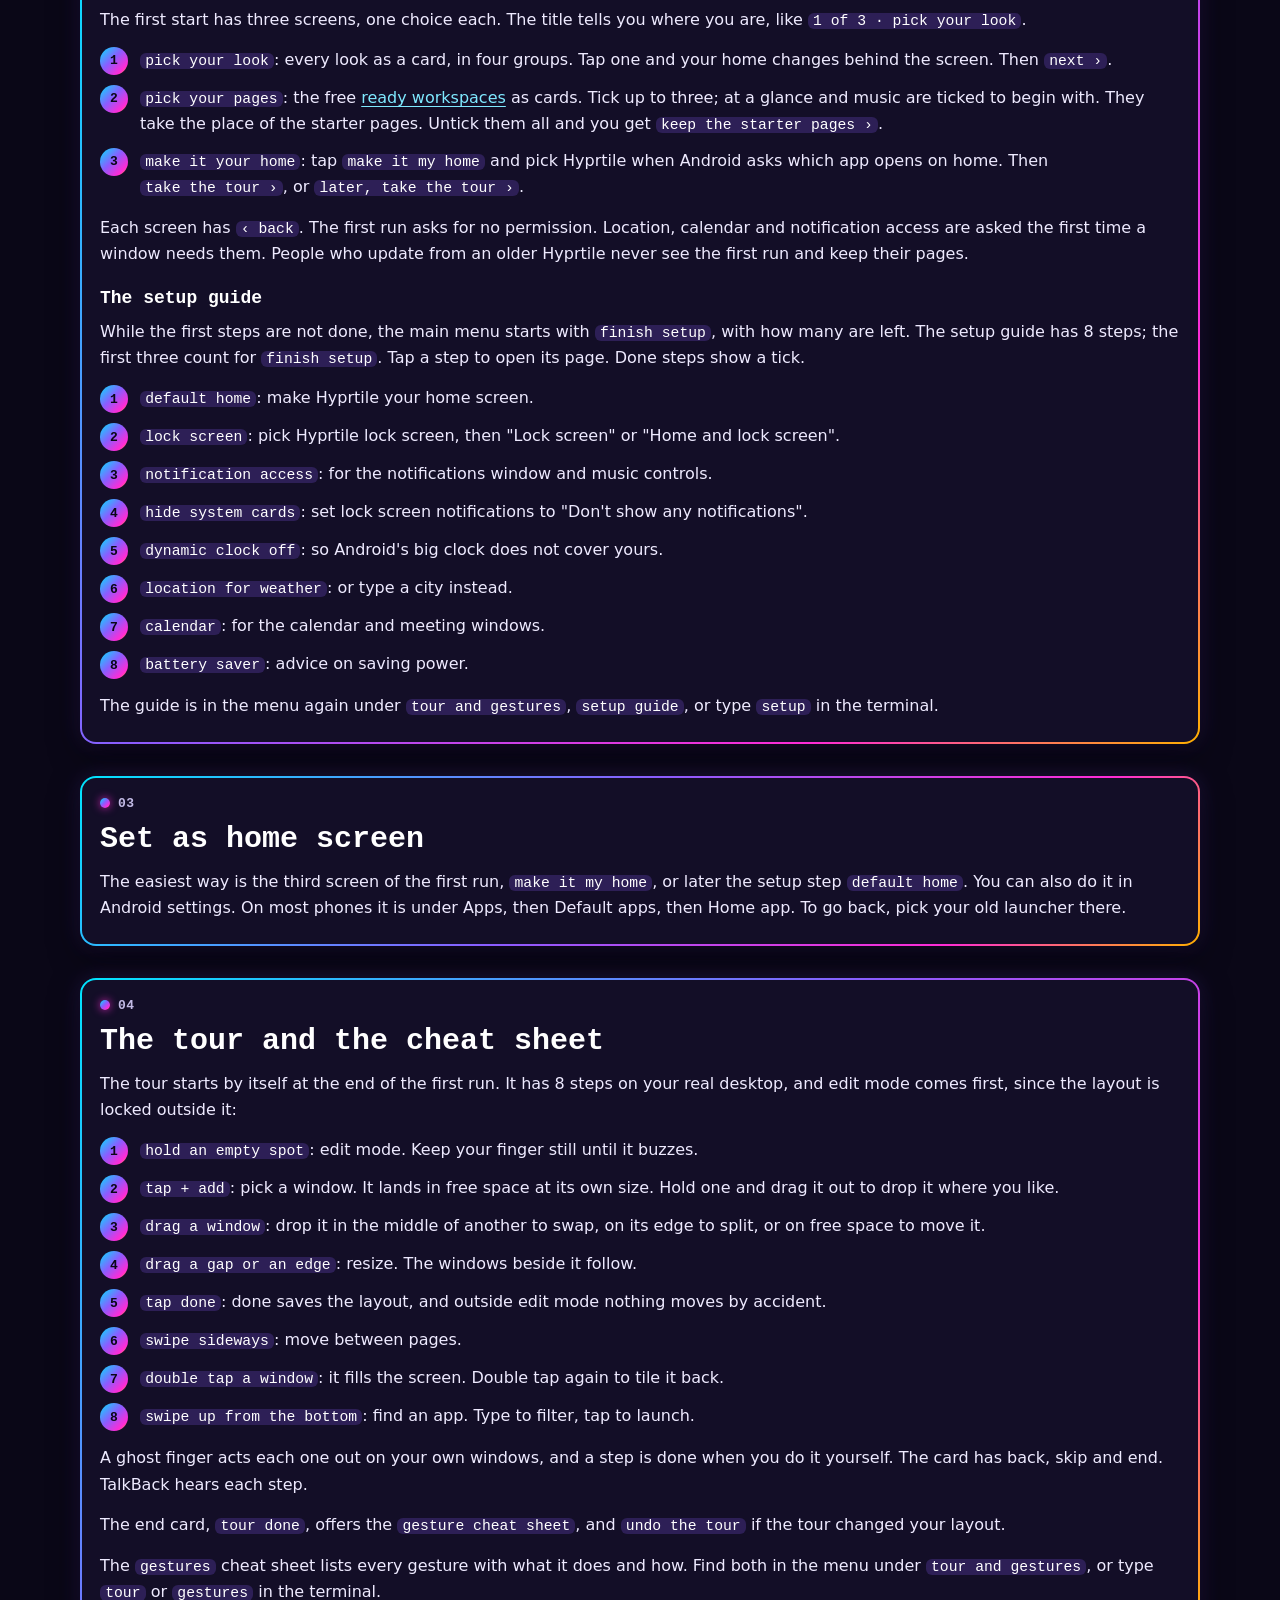
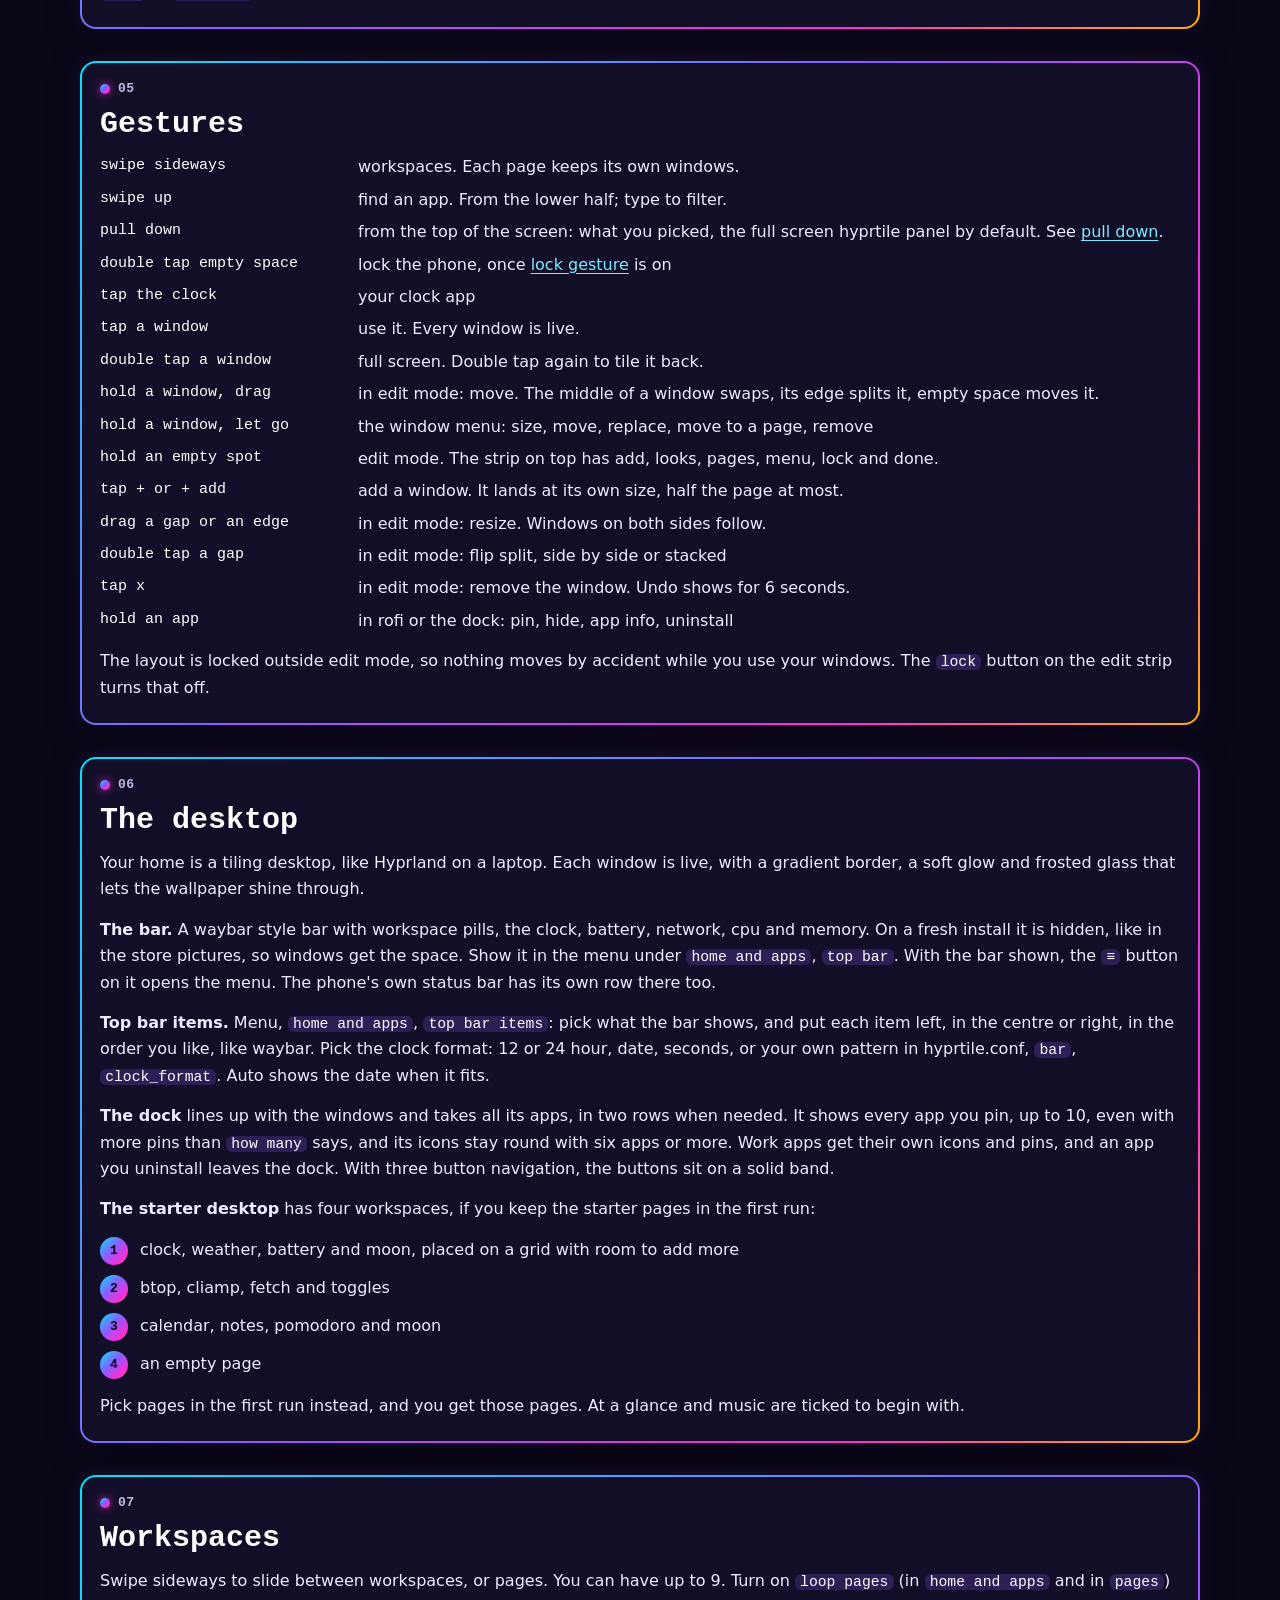
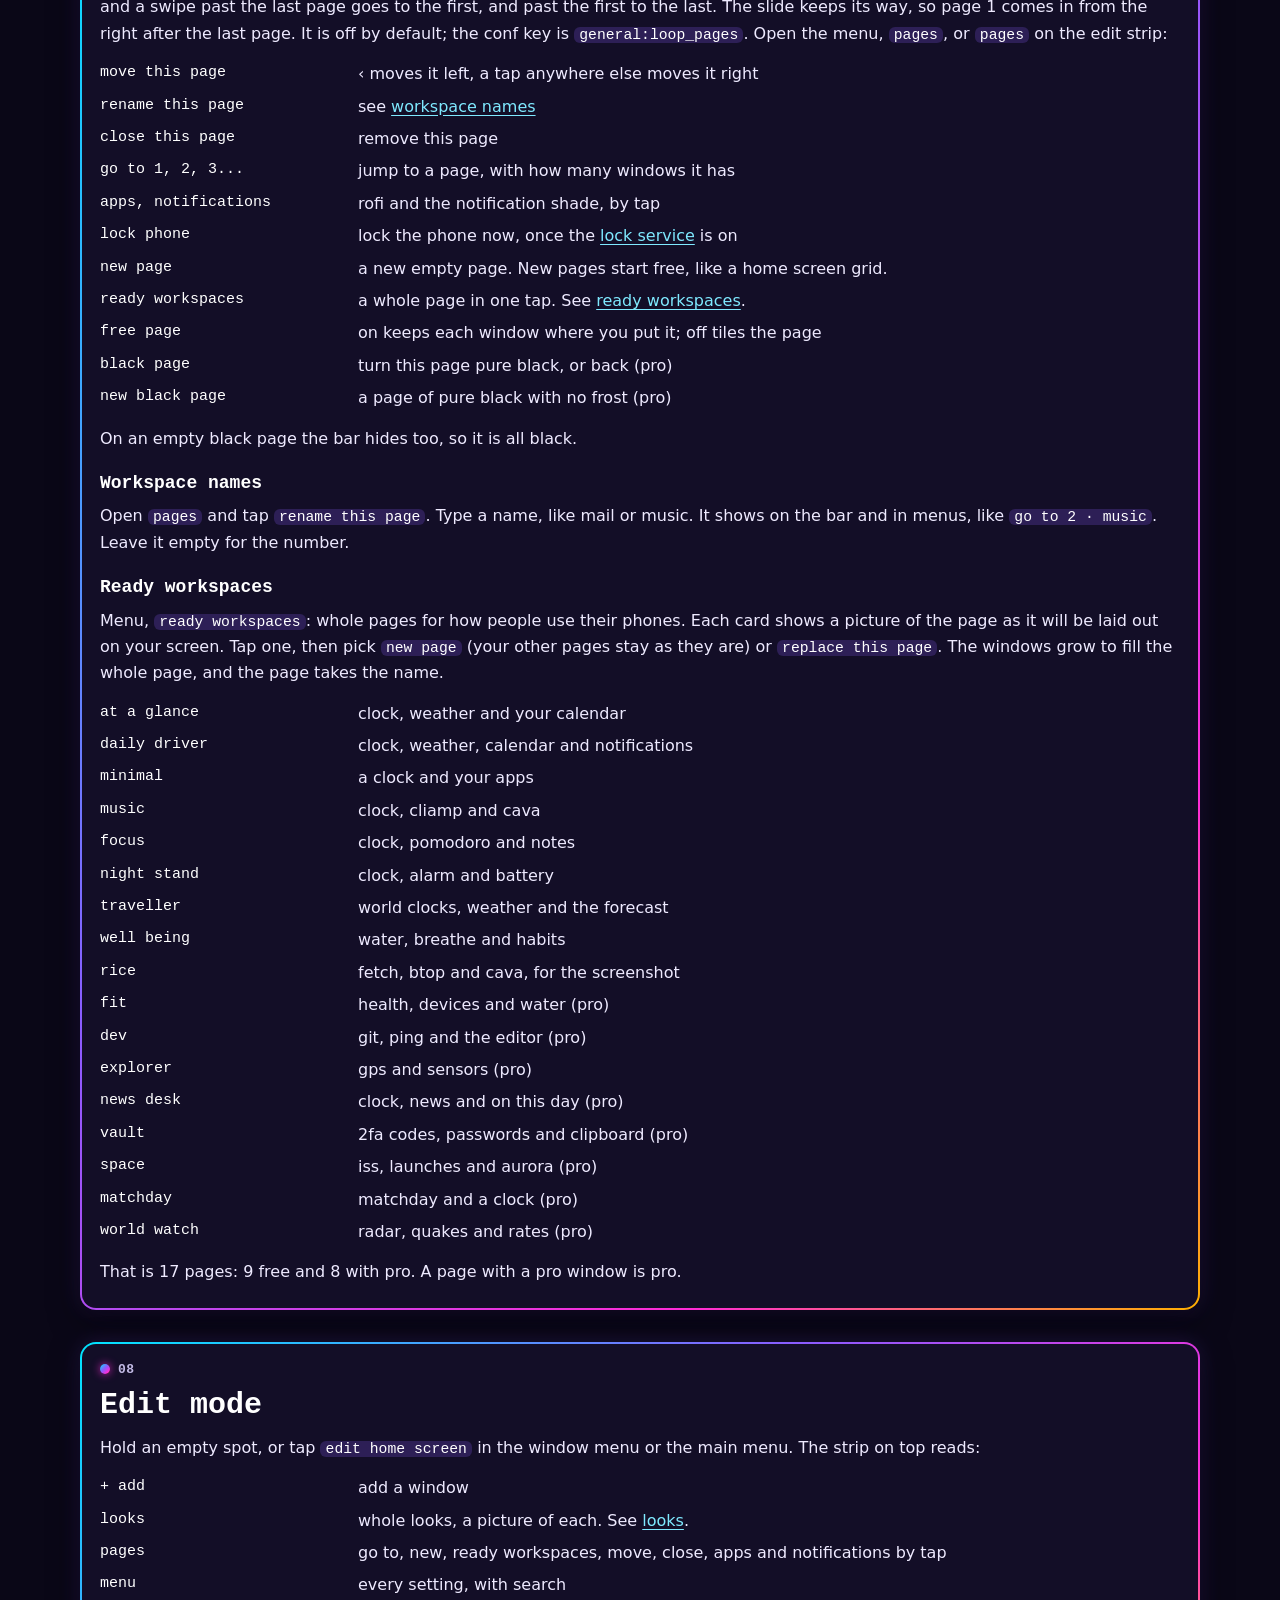
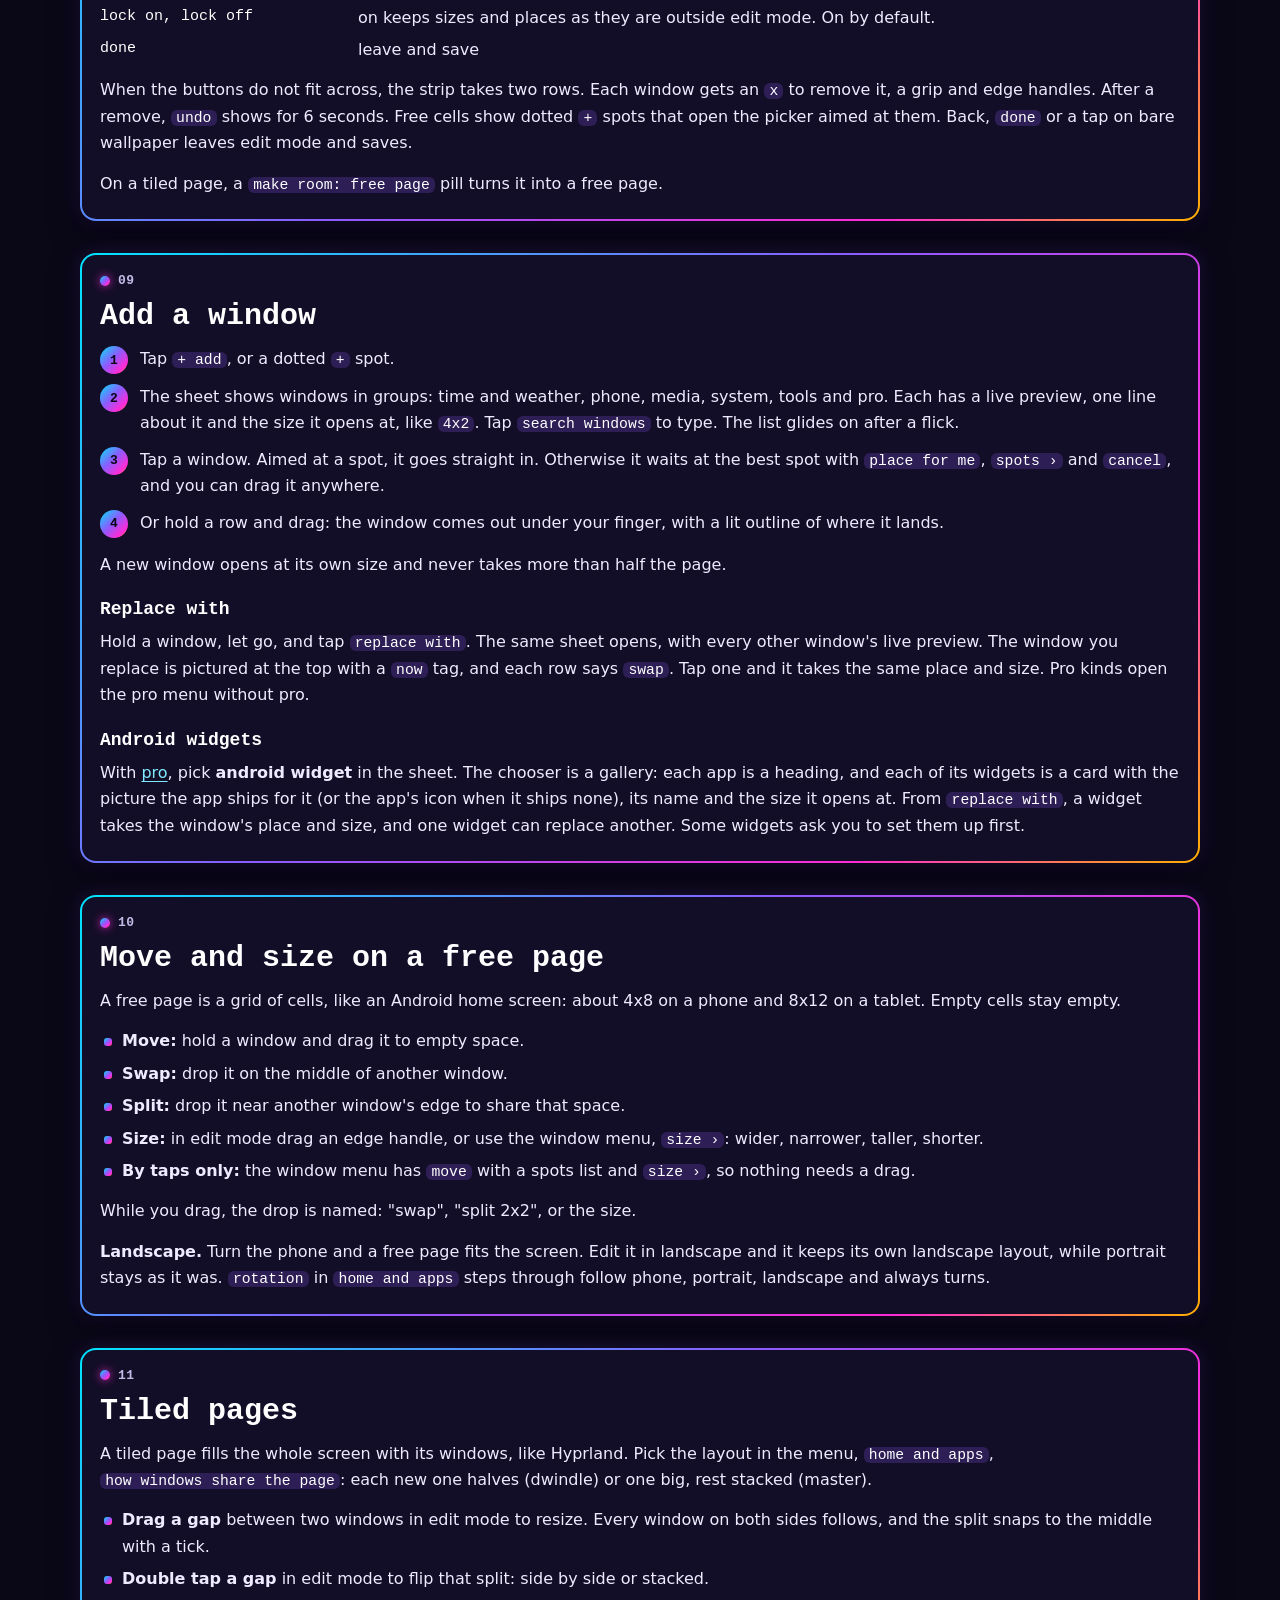
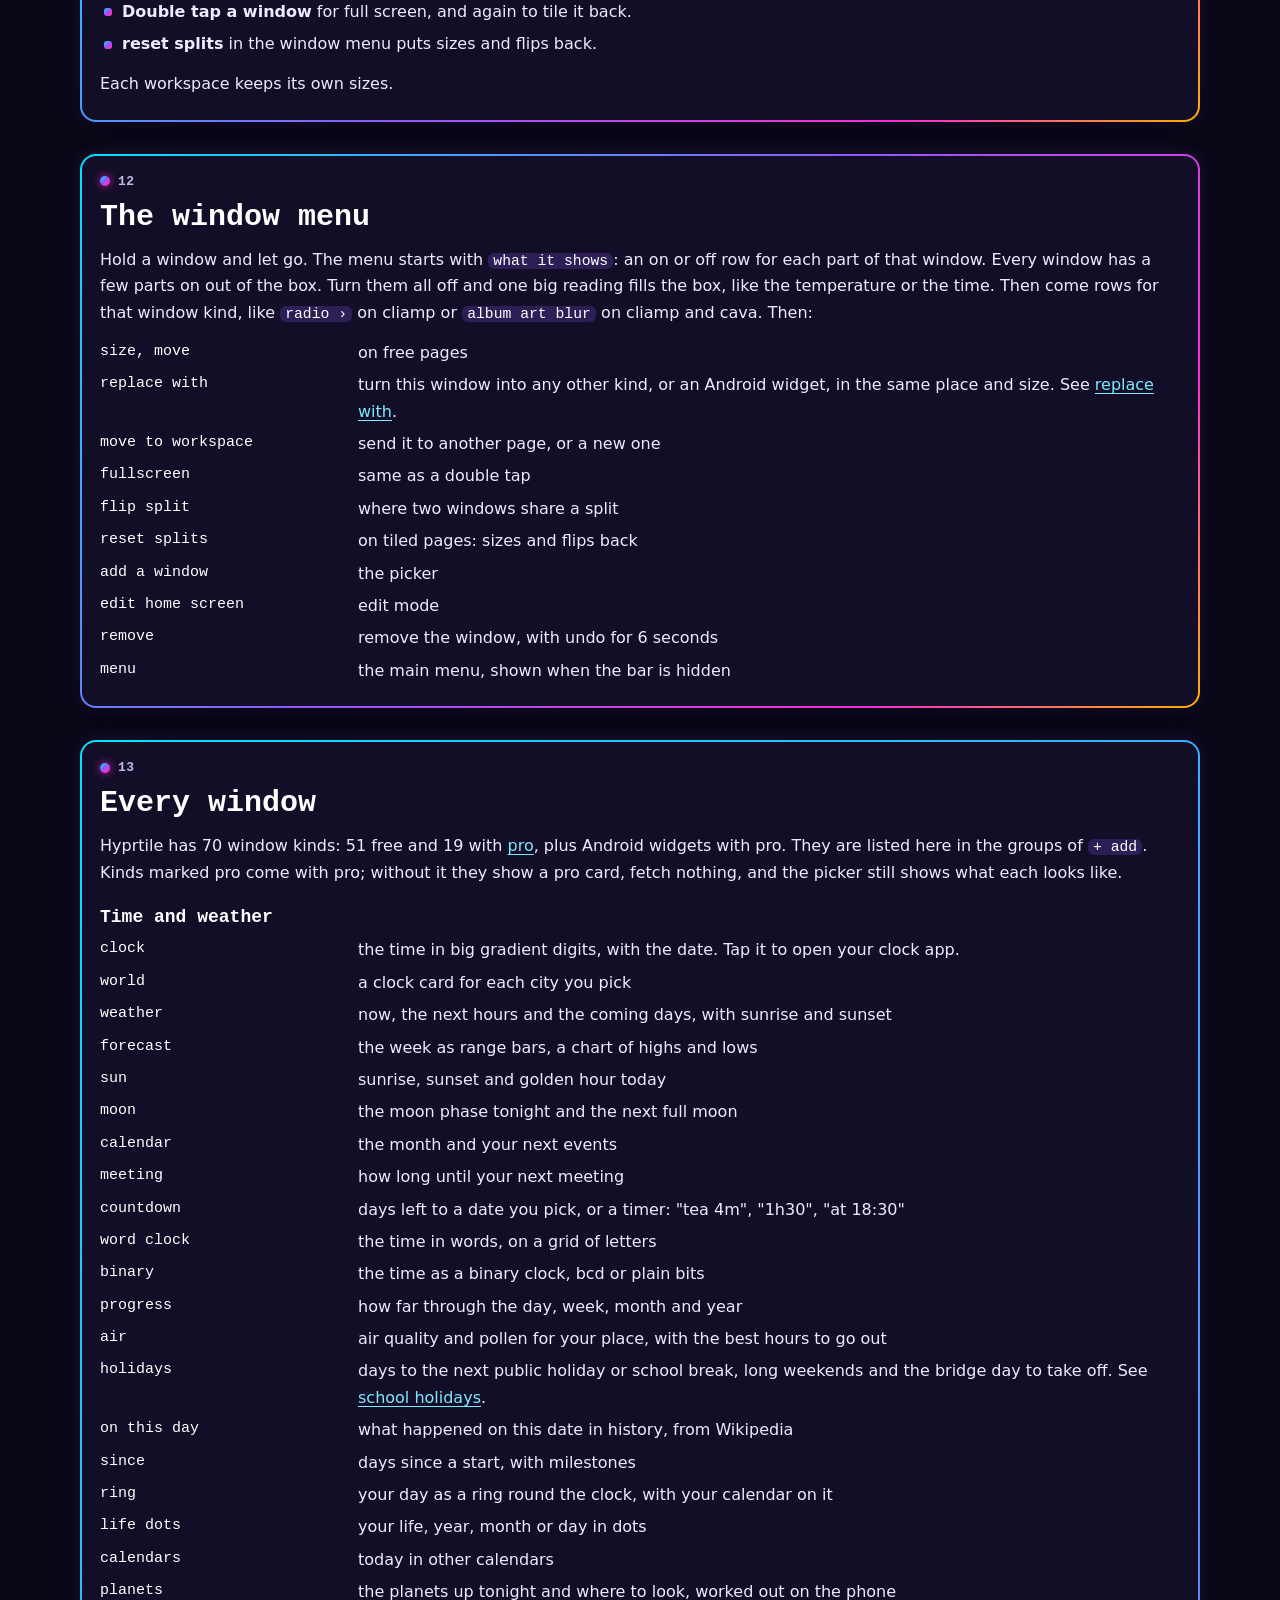
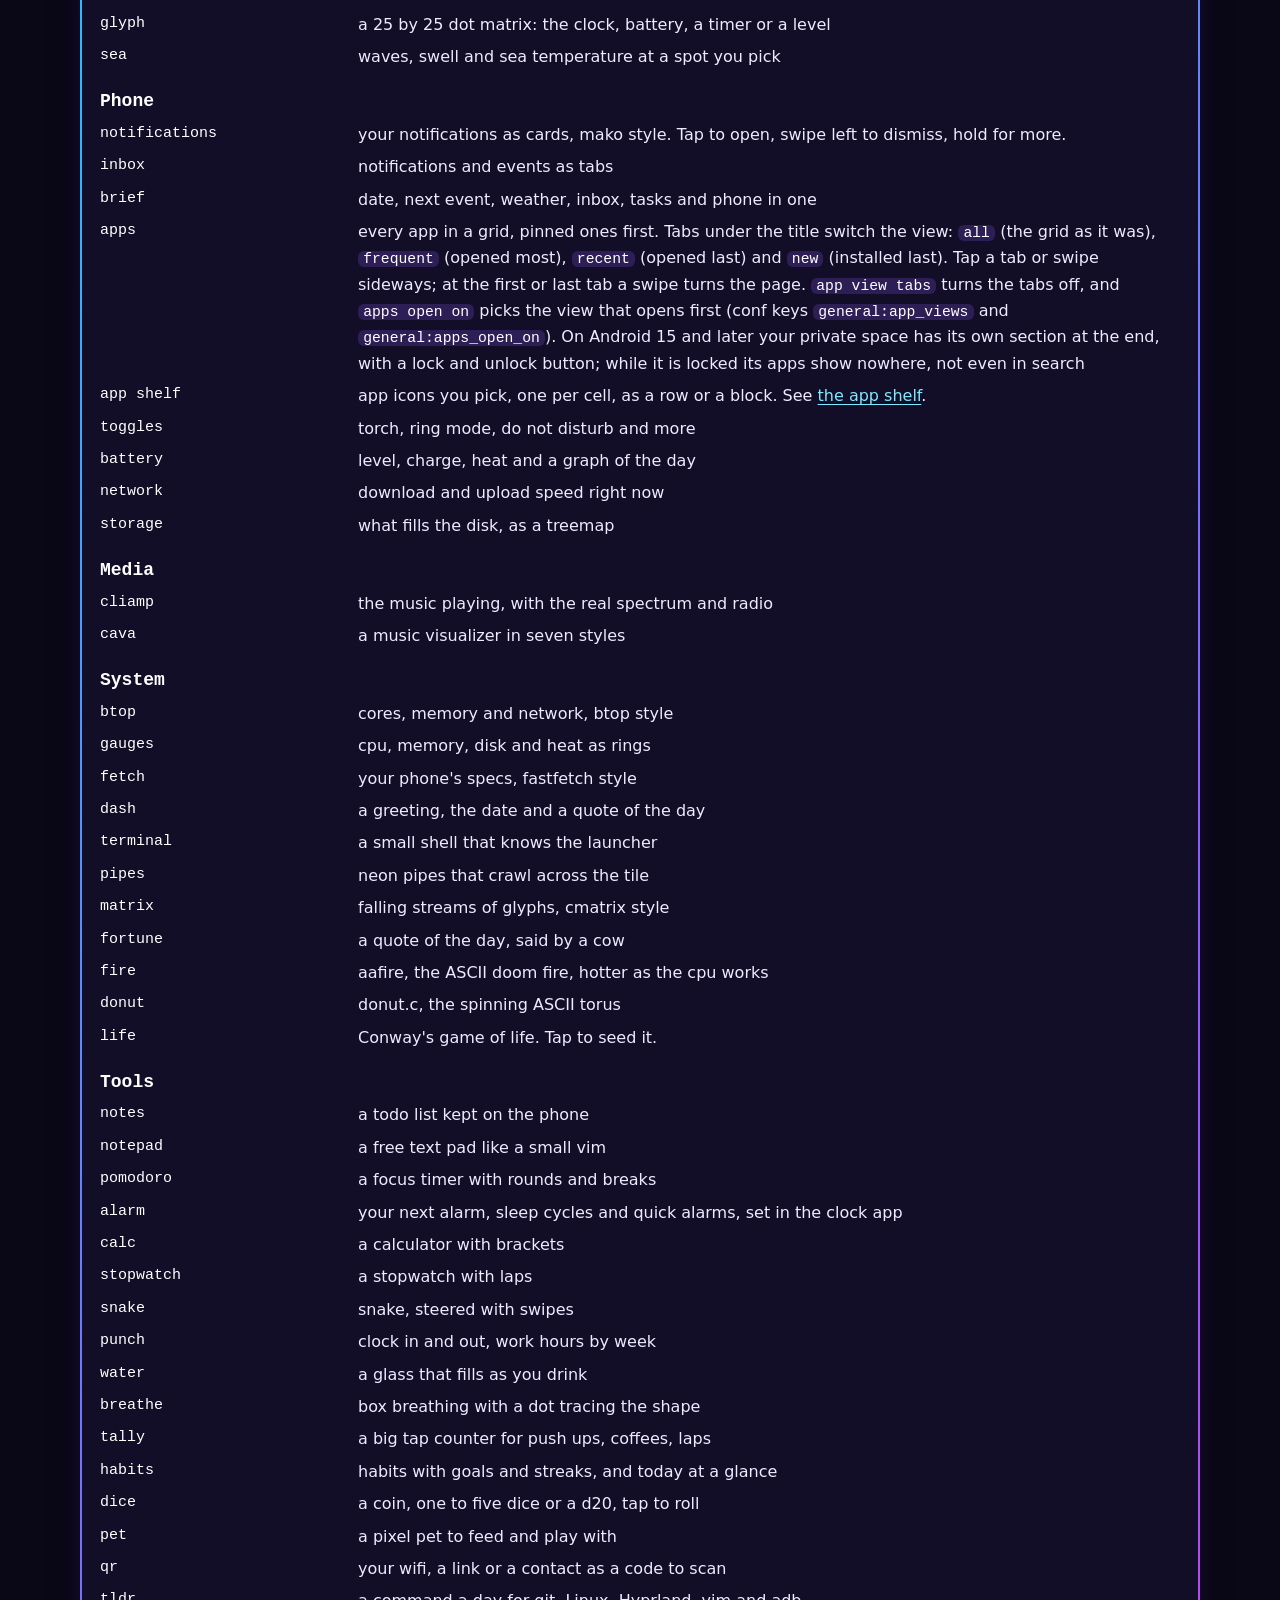
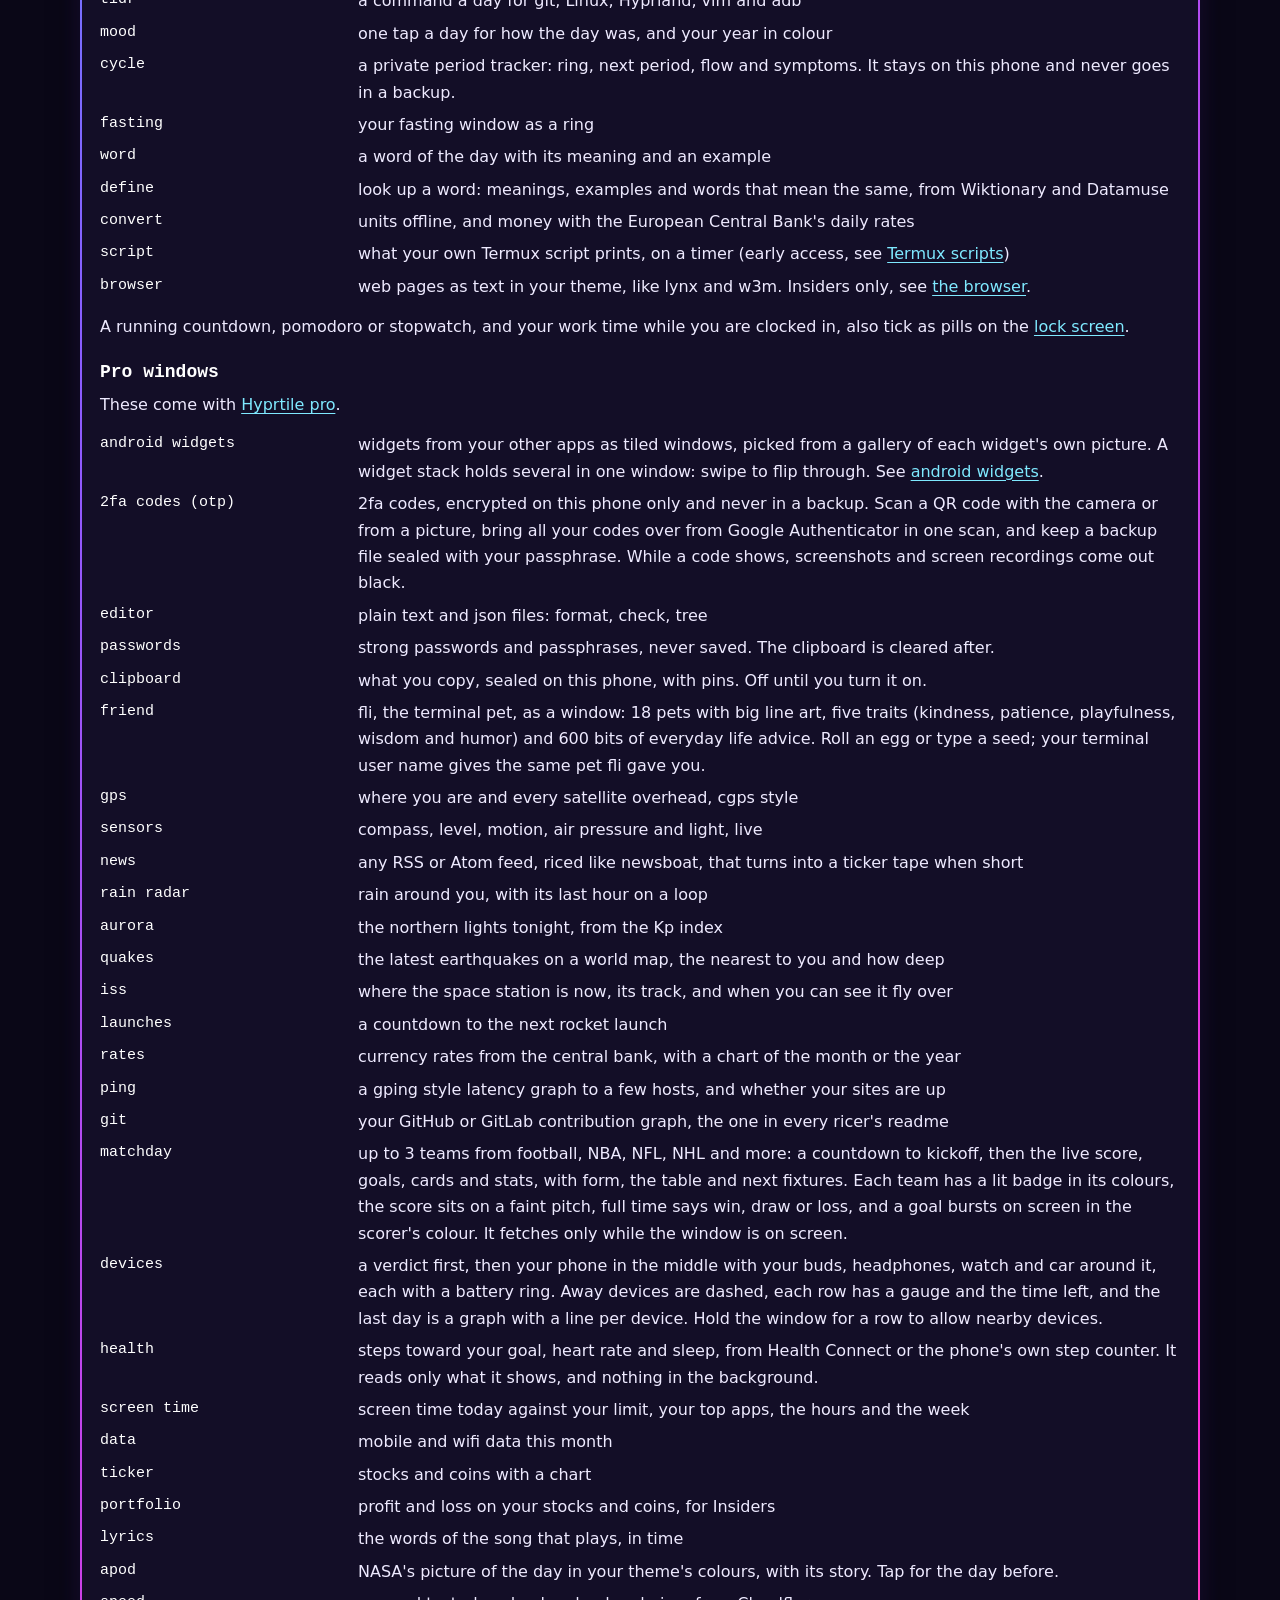
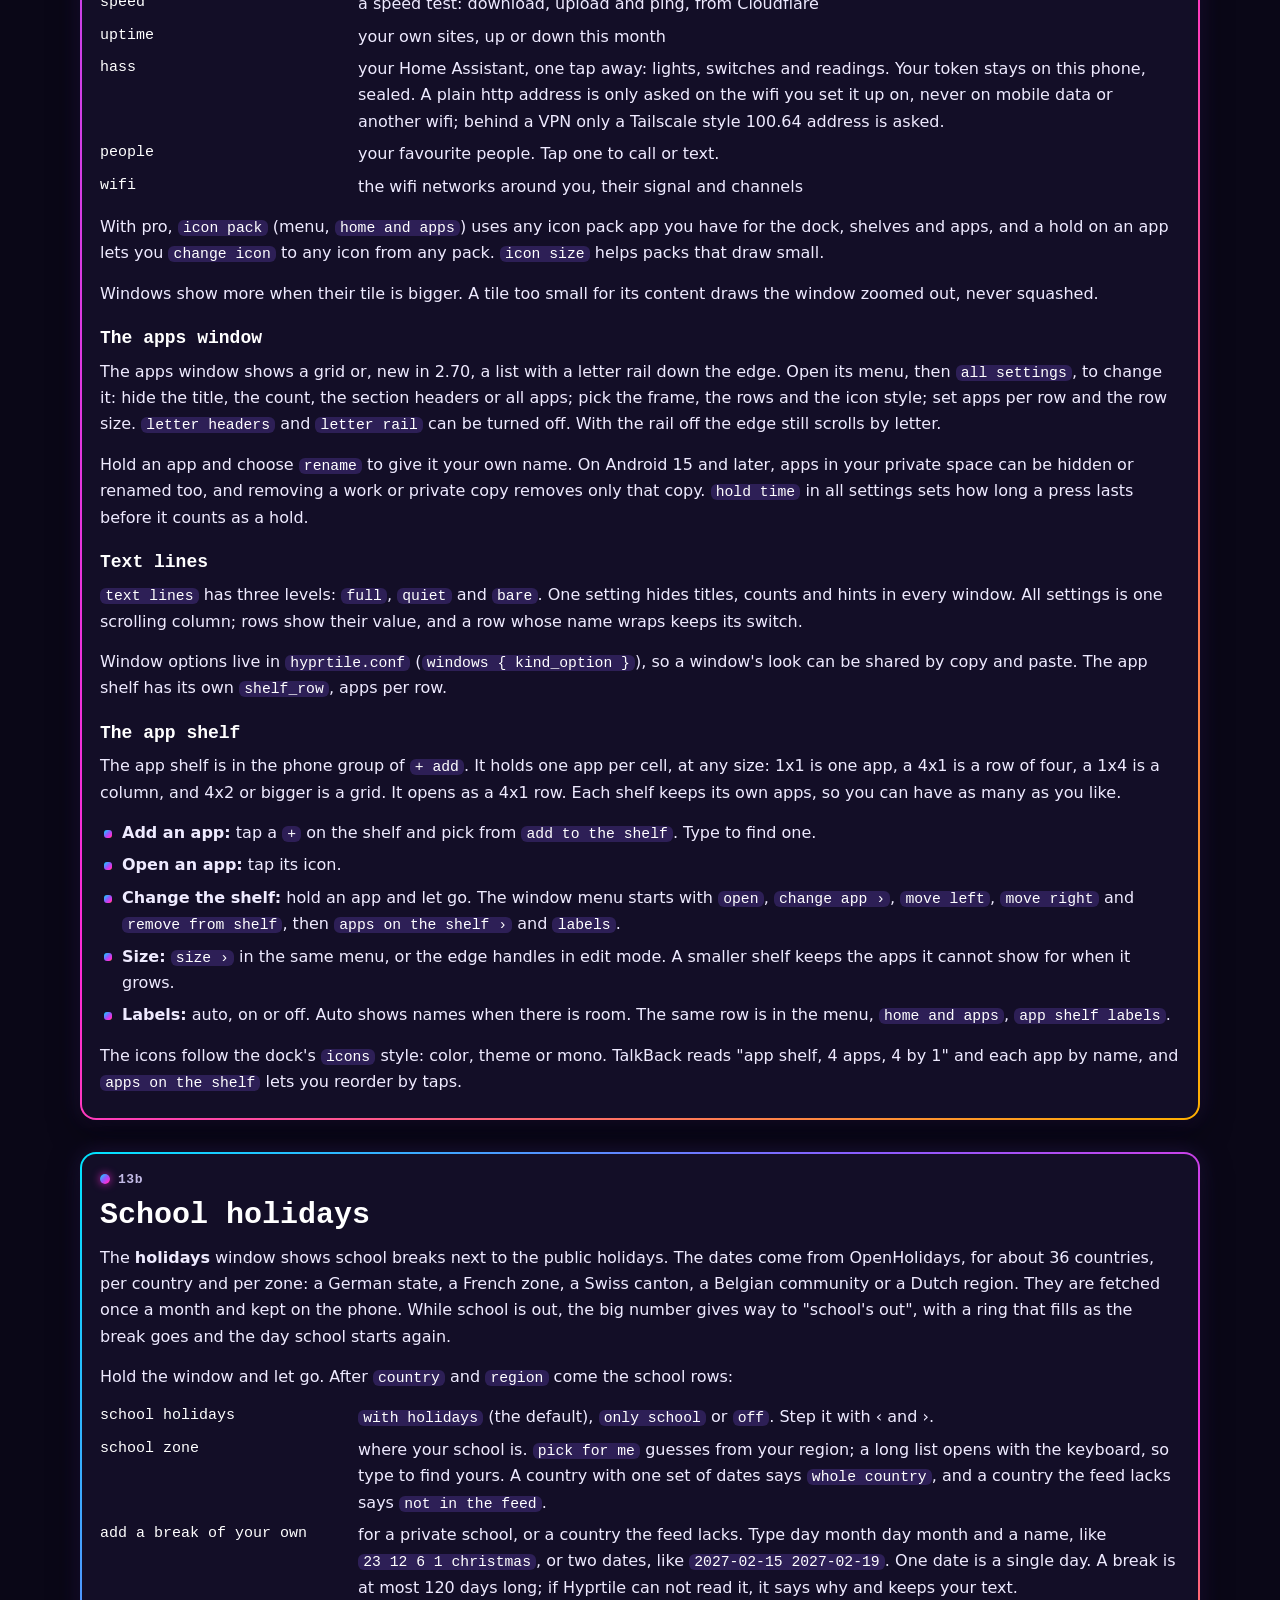
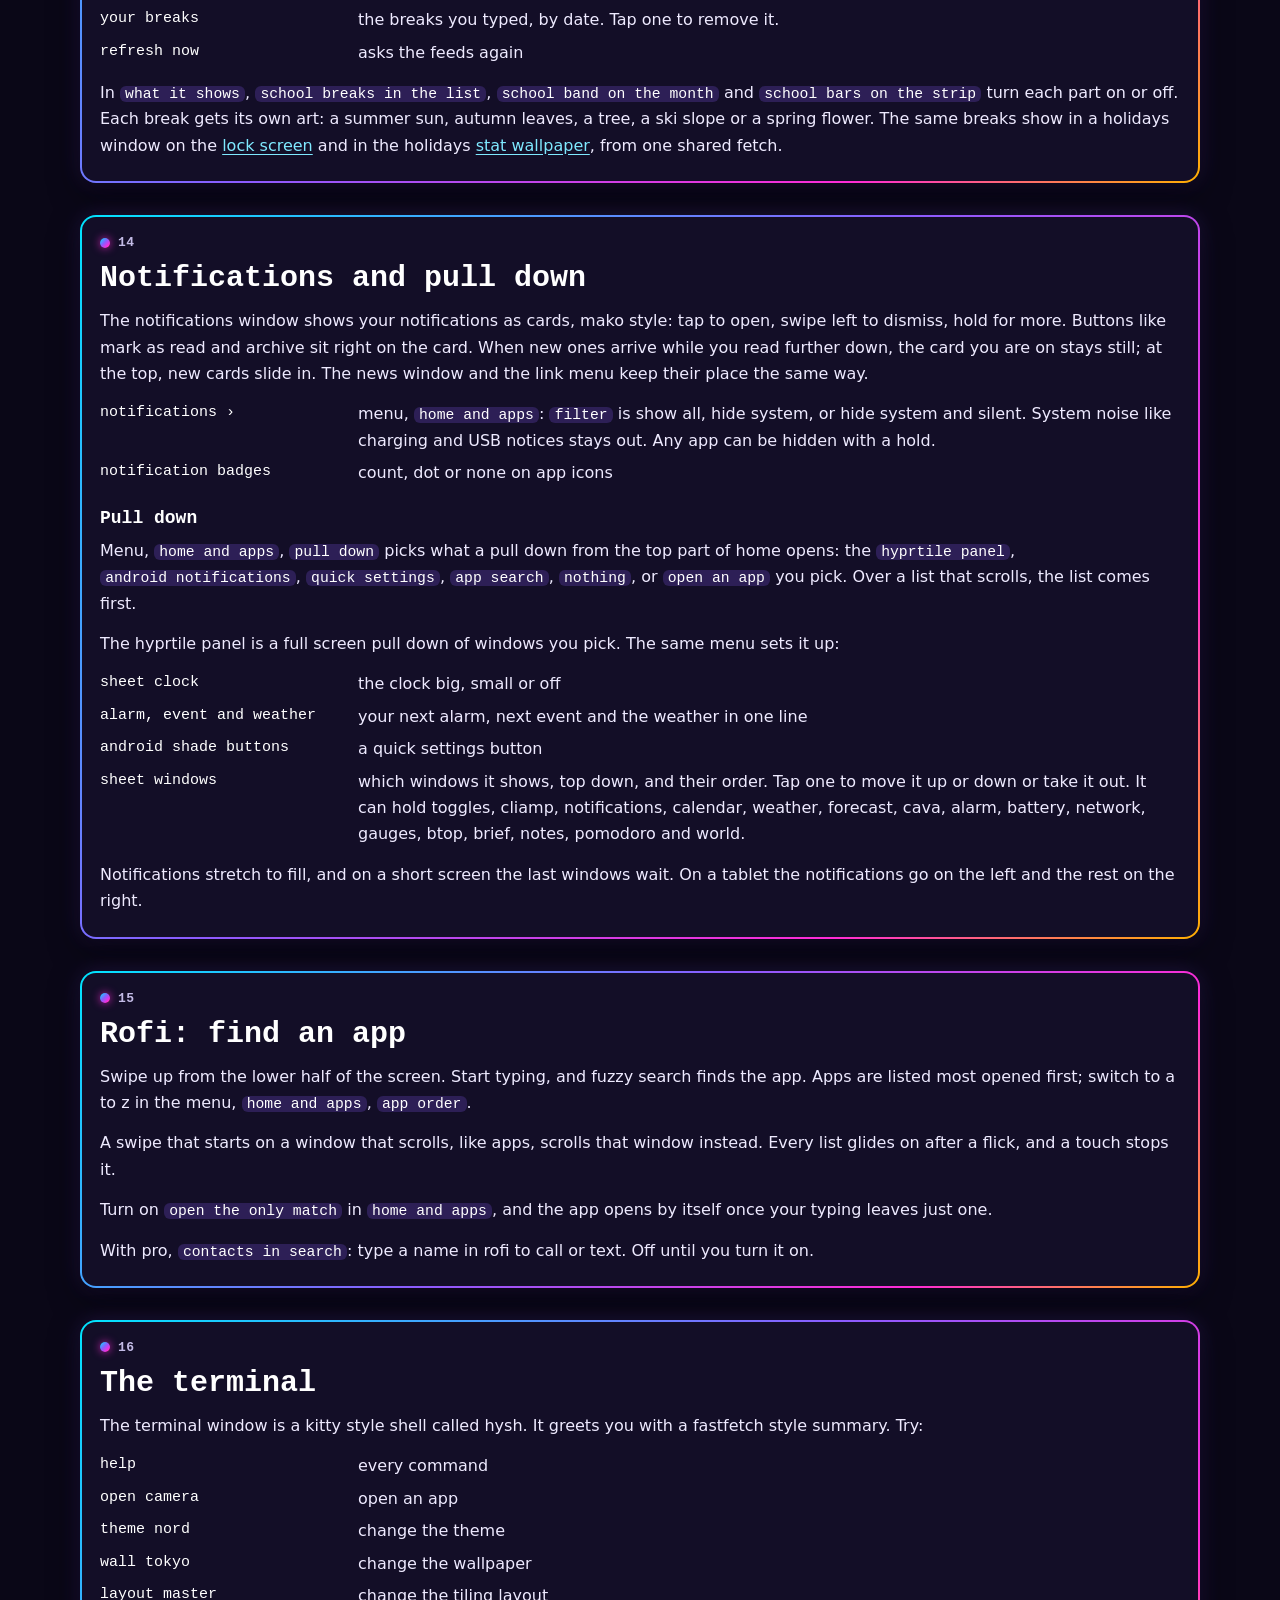
<file: docs/guide.html>
<!doctype html>
<html lang="en">
<head>
<meta charset="utf-8">
<meta name="viewport" content="width=device-width, initial-scale=1">
<title>Guide · Hyprtile user guide</title>
<meta name="description" content="The Hyprtile user guide from A to Z: setup, gestures, workspaces, edit mode, windows, looks, hyprtile.conf, lock screen, battery and accessibility.">
<meta name="theme-color" content="#0a0717">
<meta property="og:title" content="Guide · Hyprtile user guide">
<meta property="og:description" content="The Hyprtile user guide from A to Z: setup, gestures, workspaces, edit mode, windows, looks, hyprtile.conf, lock screen, battery and accessibility.">
<meta property="og:image" content="img/look-pastel-haze.webp">
<link rel="icon" type="image/png" href="img/icon-192.png">
<link rel="stylesheet" href="style.css">
</head>
<body>
<a class="skip" href="#main">Skip to content</a>
<header class="bar">
  <a class="brand" href="index.html"><img src="img/icon-192.png" alt="" width="30" height="30"><span>hyprtile</span></a>
  <nav class="nav" aria-label="Guide pages"><ul><li><a href="index.html"><span class="ws" aria-hidden="true">1</span>home</a></li><li><a href="guide.html" aria-current="page"><span class="ws" aria-hidden="true">2</span>guide</a></li><li><a href="use-cases.html"><span class="ws" aria-hidden="true">3</span>use cases</a></li><li><a href="cookbook.html"><span class="ws" aria-hidden="true">4</span>cookbook</a></li><li><a href="config.html"><span class="ws" aria-hidden="true">5</span>config</a></li><li><a href="runbook.html"><span class="ws" aria-hidden="true">6</span>runbook</a></li><li><a href="faq.html"><span class="ws" aria-hidden="true">7</span>faq</a></li><li><a href="report.html"><span class="ws" aria-hidden="true">8</span>report a bug</a></li></ul></nav>
</header>
<div class="wrap">
<main id="main">

<div class="eyebrow">~/.config/hyprtile</div>
<h1>The guide</h1>
<div class="underline" aria-hidden="true"></div>
<p class="lede">Everything Hyprtile does, from install to the last config key, in order. Words in <code>code</code> are what you see in the app.</p>
<div class="tiles"><nav class="tile toc" aria-labelledby="toc-h"><h2 id="toc-h">Contents</h2><ol><li><a href="#install"><span class="n">1</span>Install</a></li><li><a href="#setup"><span class="n">2</span>First run and setup</a></li><li><a href="#home"><span class="n">3</span>Set as home screen</a></li><li><a href="#tour"><span class="n">4</span>The tour and the cheat sheet</a></li><li><a href="#gestures"><span class="n">5</span>Gestures</a></li><li><a href="#desktop"><span class="n">6</span>The desktop</a></li><li><a href="#workspaces"><span class="n">7</span>Workspaces</a></li><li><a href="#edit"><span class="n">8</span>Edit mode</a></li><li><a href="#add"><span class="n">9</span>Add a window</a></li><li><a href="#free"><span class="n">10</span>Move and size on a free page</a></li><li><a href="#tiling"><span class="n">11</span>Tiled pages</a></li><li><a href="#winmenu"><span class="n">12</span>The window menu</a></li><li><a href="#windows"><span class="n">13</span>Every window</a></li><li><a href="#school"><span class="n">13b</span>School holidays</a></li><li><a href="#notifs"><span class="n">14</span>Notifications and pull down</a></li><li><a href="#rofi"><span class="n">15</span>Rofi: find an app</a></li><li><a href="#terminal"><span class="n">16</span>The terminal</a></li><li><a href="#termux"><span class="n">16b</span>Termux scripts</a></li><li><a href="#browser"><span class="n">16c</span>The browser</a></li><li><a href="#discord"><span class="n">16d</span>The Discord window</a></li><li><a href="#portfolio"><span class="n">16e</span>The portfolio window</a></li><li><a href="#music"><span class="n">17</span>Music, radio and cava</a></li><li><a href="#weather"><span class="n">18</span>Weather and places</a></li><li><a href="#looks"><span class="n">19</span>Looks, themes and wallpapers</a></li><li><a href="#conf"><span class="n">20</span>hyprtile.conf</a></li><li><a href="#lock"><span class="n">21</span>Lock screen</a></li><li><a href="#lockgesture"><span class="n">22</span>Lock gesture</a></li><li><a href="#settings"><span class="n">23</span>The menu</a></li><li><a href="#motion"><span class="n">24</span>Motion and battery</a></li><li><a href="#link"><span class="n">25</span>Link devices</a></li><li><a href="#pro"><span class="n">26</span>Hyprtile pro</a></li><li><a href="#a11y"><span class="n">27</span>Accessibility</a></li><li><a href="#privacy"><span class="n">28</span>Privacy and permissions</a></li><li><a href="#reset"><span class="n">29</span>Store look and reset</a></li></ol></nav></div>

<div class="tiles one">
<section class="tile " id="install" aria-labelledby="install-h"><div class="title" aria-hidden="true">01</div><h2 id="install-h">Install</h2>

<p>Get Hyprtile on <a href="https://play.google.com/store/apps/details?id=com.zanoshky.hyprtile">Google Play</a>. Pay once: no subscription, no ads, no analytics, no account. Hyprtile runs on Android 10 or newer, on phones and tablets, in portrait and landscape.</p>
<p id="updates"><b>Updates.</b> A new version from Google Play downloads in the background while you use your phone. When it is ready, a banner says "an update is ready", with <code>restart</code> and <code>later</code>. Later hides it until you next come home. Home starts faster too, from a startup profile that ships with the app.</p>

</section>

<section class="tile " id="setup" aria-labelledby="setup-h"><div class="title" aria-hidden="true">02</div><h2 id="setup-h">First run and setup</h2>

<p>The first start has three screens, one choice each. The title tells you where you are, like <code>1 of 3 · pick your look</code>.</p>
<ol class="steps">
  <li><code>pick your look</code>: every look as a card, in four groups. Tap one and your home changes behind the screen. Then <code>next ›</code>.</li>
  <li><code>pick your pages</code>: the free <a href="#ready">ready workspaces</a> as cards. Tick up to three; at a glance and music are ticked to begin with. They take the place of the starter pages. Untick them all and you get <code>keep the starter pages ›</code>.</li>
  <li><code>make it your home</code>: tap <code>make it my home</code> and pick Hyprtile when Android asks which app opens on home. Then <code>take the tour ›</code>, or <code>later, take the tour ›</code>.</li>
</ol>
<p>Each screen has <code>‹ back</code>. The first run asks for no permission. Location, calendar and notification access are asked the first time a window needs them. People who update from an older Hyprtile never see the first run and keep their pages.</p>
<h3 id="setupguide">The setup guide</h3>
<p>While the first steps are not done, the main menu starts with <code>finish setup</code>, with how many are left. The setup guide has 8 steps; the first three count for <code>finish setup</code>. Tap a step to open its page. Done steps show a tick.</p>
<ol class="steps">
  <li><code>default home</code>: make Hyprtile your home screen.</li>
  <li><code>lock screen</code>: pick Hyprtile lock screen, then "Lock screen" or "Home and lock screen".</li>
  <li><code>notification access</code>: for the notifications window and music controls.</li>
  <li><code>hide system cards</code>: set lock screen notifications to "Don't show any notifications".</li>
  <li><code>dynamic clock off</code>: so Android's big clock does not cover yours.</li>
  <li><code>location for weather</code>: or type a city instead.</li>
  <li><code>calendar</code>: for the calendar and meeting windows.</li>
  <li><code>battery saver</code>: advice on saving power.</li>
</ol>
<p>The guide is in the menu again under <code>tour and gestures</code>, <code>setup guide</code>, or type <code>setup</code> in the terminal.</p>

</section>

<section class="tile " id="home" aria-labelledby="home-h"><div class="title" aria-hidden="true">03</div><h2 id="home-h">Set as home screen</h2>

<p>The easiest way is the third screen of the first run, <code>make it my home</code>, or later the setup step <code>default home</code>. You can also do it in Android settings. On most phones it is under Apps, then Default apps, then Home app. To go back, pick your old launcher there.</p>

</section>

<section class="tile " id="tour" aria-labelledby="tour-h"><div class="title" aria-hidden="true">04</div><h2 id="tour-h">The tour and the cheat sheet</h2>

<p>The tour starts by itself at the end of the first run. It has 8 steps on your real desktop, and edit mode comes first, since the layout is locked outside it:</p>
<ol class="steps">
  <li><code>hold an empty spot</code>: edit mode. Keep your finger still until it buzzes.</li>
  <li><code>tap + add</code>: pick a window. It lands in free space at its own size. Hold one and drag it out to drop it where you like.</li>
  <li><code>drag a window</code>: drop it in the middle of another to swap, on its edge to split, or on free space to move it.</li>
  <li><code>drag a gap or an edge</code>: resize. The windows beside it follow.</li>
  <li><code>tap done</code>: done saves the layout, and outside edit mode nothing moves by accident.</li>
  <li><code>swipe sideways</code>: move between pages.</li>
  <li><code>double tap a window</code>: it fills the screen. Double tap again to tile it back.</li>
  <li><code>swipe up from the bottom</code>: find an app. Type to filter, tap to launch.</li>
</ol>
<p>A ghost finger acts each one out on your own windows, and a step is done when you do it yourself. The card has back, skip and end. TalkBack hears each step.</p>
<p>The end card, <code>tour done</code>, offers the <code>gesture cheat sheet</code>, and <code>undo the tour</code> if the tour changed your layout.</p>
<p>The <code>gestures</code> cheat sheet lists every gesture with what it does and how. Find both in the menu under <code>tour and gestures</code>, or type <code>tour</code> or <code>gestures</code> in the terminal.</p>

</section>

<section class="tile " id="gestures" aria-labelledby="gestures-h"><div class="title" aria-hidden="true">05</div><h2 id="gestures-h">Gestures</h2>

<dl class="keys">
  <dt>swipe sideways</dt><dd>workspaces. Each page keeps its own windows.</dd>
  <dt>swipe up</dt><dd>find an app. From the lower half; type to filter.</dd>
  <dt>pull down</dt><dd>from the top of the screen: what you picked, the full screen hyprtile panel by default. See <a href="#pulldown">pull down</a>.</dd>
  <dt>double tap empty space</dt><dd>lock the phone, once <a href="#lockgesture">lock gesture</a> is on</dd>
  <dt>tap the clock</dt><dd>your clock app</dd>
  <dt>tap a window</dt><dd>use it. Every window is live.</dd>
  <dt>double tap a window</dt><dd>full screen. Double tap again to tile it back.</dd>
  <dt>hold a window, drag</dt><dd>in edit mode: move. The middle of a window swaps, its edge splits it, empty space moves it.</dd>
  <dt>hold a window, let go</dt><dd>the window menu: size, move, replace, move to a page, remove</dd>
  <dt>hold an empty spot</dt><dd>edit mode. The strip on top has add, looks, pages, menu, lock and done.</dd>
  <dt>tap + or + add</dt><dd>add a window. It lands at its own size, half the page at most.</dd>
  <dt>drag a gap or an edge</dt><dd>in edit mode: resize. Windows on both sides follow.</dd>
  <dt>double tap a gap</dt><dd>in edit mode: flip split, side by side or stacked</dd>
  <dt>tap x</dt><dd>in edit mode: remove the window. Undo shows for 6 seconds.</dd>
  <dt>hold an app</dt><dd>in rofi or the dock: pin, hide, app info, uninstall</dd>
</dl>
<p>The layout is locked outside edit mode, so nothing moves by accident while you use your windows. The <code>lock</code> button on the edit strip turns that off.</p>

</section>

<section class="tile " id="desktop" aria-labelledby="desktop-h"><div class="title" aria-hidden="true">06</div><h2 id="desktop-h">The desktop</h2>

<p>Your home is a tiling desktop, like Hyprland on a laptop. Each window is live, with a gradient border, a soft glow and frosted glass that lets the wallpaper shine through.</p>
<p><b>The bar.</b> A waybar style bar with workspace pills, the clock, battery, network, cpu and memory. On a fresh install it is hidden, like in the store pictures, so windows get the space. Show it in the menu under <code>home and apps</code>, <code>top bar</code>. With the bar shown, the <code>≡</code> button on it opens the menu. The phone's own status bar has its own row there too.</p>
<p><b>Top bar items.</b> Menu, <code>home and apps</code>, <code>top bar items</code>: pick what the bar shows, and put each item left, in the centre or right, in the order you like, like waybar. Pick the clock format: 12 or 24 hour, date, seconds, or your own pattern in hyprtile.conf, <code>bar</code>, <code>clock_format</code>. Auto shows the date when it fits.</p>
<p><b>The dock</b> lines up with the windows and takes all its apps, in two rows when needed. It shows every app you pin, up to 10, even with more pins than <code>how many</code> says, and its icons stay round with six apps or more. Work apps get their own icons and pins, and an app you uninstall leaves the dock. With three button navigation, the buttons sit on a solid band.</p>
<p><b>The starter desktop</b> has four workspaces, if you keep the starter pages in the first run:</p>
<ol class="steps">
  <li>clock, weather, battery and moon, placed on a grid with room to add more</li>
  <li>btop, cliamp, fetch and toggles</li>
  <li>calendar, notes, pomodoro and moon</li>
  <li>an empty page</li>
</ol>
<p>Pick pages in the first run instead, and you get those pages. At a glance and music are ticked to begin with.</p>

</section>

<section class="tile " id="workspaces" aria-labelledby="workspaces-h"><div class="title" aria-hidden="true">07</div><h2 id="workspaces-h">Workspaces</h2>

<p>Swipe sideways to slide between workspaces, or pages. You can have up to 9. Turn on <code>loop pages</code> (in <code>home and apps</code> and in <code>pages</code>) and a swipe past the last page goes to the first, and past the first to the last. The slide keeps its way, so page 1 comes in from the right after the last page. It is off by default; the conf key is <code>general:loop_pages</code>. Open the menu, <code>pages</code>, or <code>pages</code> on the edit strip:</p>
<dl class="keys">
  <dt>move this page</dt><dd>‹ moves it left, a tap anywhere else moves it right</dd>
  <dt>rename this page</dt><dd>see <a href="#wsnames">workspace names</a></dd>
  <dt>close this page</dt><dd>remove this page</dd>
  <dt>go to 1, 2, 3...</dt><dd>jump to a page, with how many windows it has</dd>
  <dt>apps, notifications</dt><dd>rofi and the notification shade, by tap</dd>
  <dt>lock phone</dt><dd>lock the phone now, once the <a href="#lockgesture">lock service</a> is on</dd>
  <dt>new page</dt><dd>a new empty page. New pages start free, like a home screen grid.</dd>
  <dt>ready workspaces</dt><dd>a whole page in one tap. See <a href="#ready">ready workspaces</a>.</dd>
  <dt>free page</dt><dd>on keeps each window where you put it; off tiles the page</dd>
  <dt>black page</dt><dd>turn this page pure black, or back (pro)</dd>
  <dt>new black page</dt><dd>a page of pure black with no frost (pro)</dd>
</dl>
<p>On an empty black page the bar hides too, so it is all black.</p>
<h3 id="wsnames">Workspace names</h3>
<p>Open <code>pages</code> and tap <code>rename this page</code>. Type a name, like mail or music. It shows on the bar and in menus, like <code>go to 2 · music</code>. Leave it empty for the number.</p>
<h3 id="ready">Ready workspaces</h3>
<p>Menu, <code>ready workspaces</code>: whole pages for how people use their phones. Each card shows a picture of the page as it will be laid out on your screen. Tap one, then pick <code>new page</code> (your other pages stay as they are) or <code>replace this page</code>. The windows grow to fill the whole page, and the page takes the name.</p>
<dl class="keys">
  <dt>at a glance</dt><dd>clock, weather and your calendar</dd>
  <dt>daily driver</dt><dd>clock, weather, calendar and notifications</dd>
  <dt>minimal</dt><dd>a clock and your apps</dd>
  <dt>music</dt><dd>clock, cliamp and cava</dd>
  <dt>focus</dt><dd>clock, pomodoro and notes</dd>
  <dt>night stand</dt><dd>clock, alarm and battery</dd>
  <dt>traveller</dt><dd>world clocks, weather and the forecast</dd>
  <dt>well being</dt><dd>water, breathe and habits</dd>
  <dt>rice</dt><dd>fetch, btop and cava, for the screenshot</dd>
  <dt>fit</dt><dd>health, devices and water (pro)</dd>
  <dt>dev</dt><dd>git, ping and the editor (pro)</dd>
  <dt>explorer</dt><dd>gps and sensors (pro)</dd>
  <dt>news desk</dt><dd>clock, news and on this day (pro)</dd>
  <dt>vault</dt><dd>2fa codes, passwords and clipboard (pro)</dd>
  <dt>space</dt><dd>iss, launches and aurora (pro)</dd>
  <dt>matchday</dt><dd>matchday and a clock (pro)</dd>
  <dt>world watch</dt><dd>radar, quakes and rates (pro)</dd>
</dl>
<p>That is 17 pages: 9 free and 8 with pro. A page with a pro window is pro.</p>

</section>

<section class="tile " id="edit" aria-labelledby="edit-h"><div class="title" aria-hidden="true">08</div><h2 id="edit-h">Edit mode</h2>

<p>Hold an empty spot, or tap <code>edit home screen</code> in the window menu or the main menu. The strip on top reads:</p>
<dl class="keys">
  <dt>+ add</dt><dd>add a window</dd>
  <dt>looks</dt><dd>whole looks, a picture of each. See <a href="#presets">looks</a>.</dd>
  <dt>pages</dt><dd>go to, new, ready workspaces, move, close, apps and notifications by tap</dd>
  <dt>menu</dt><dd>every setting, with search</dd>
  <dt>lock on, lock off</dt><dd>on keeps sizes and places as they are outside edit mode. On by default.</dd>
  <dt>done</dt><dd>leave and save</dd>
</dl>
<p>When the buttons do not fit across, the strip takes two rows. Each window gets an <code>x</code> to remove it, a grip and edge handles. After a remove, <code>undo</code> shows for 6 seconds. Free cells show dotted <code>+</code> spots that open the picker aimed at them. Back, <code>done</code> or a tap on bare wallpaper leaves edit mode and saves.</p>
<p>On a tiled page, a <code>make room: free page</code> pill turns it into a free page.</p>

</section>

<section class="tile " id="add" aria-labelledby="add-h"><div class="title" aria-hidden="true">09</div><h2 id="add-h">Add a window</h2>

<ol class="steps">
  <li>Tap <code>+ add</code>, or a dotted <code>+</code> spot.</li>
  <li>The sheet shows windows in groups: time and weather, phone, media, system, tools and pro. Each has a live preview, one line about it and the size it opens at, like <code>4x2</code>. Tap <code>search windows</code> to type. The list glides on after a flick.</li>
  <li>Tap a window. Aimed at a spot, it goes straight in. Otherwise it waits at the best spot with <code>place for me</code>, <code>spots ›</code> and <code>cancel</code>, and you can drag it anywhere.</li>
  <li>Or hold a row and drag: the window comes out under your finger, with a lit outline of where it lands.</li>
</ol>
<p>A new window opens at its own size and never takes more than half the page.</p>
<h3 id="replace">Replace with</h3>
<p>Hold a window, let go, and tap <code>replace with</code>. The same sheet opens, with every other window's live preview. The window you replace is pictured at the top with a <code>now</code> tag, and each row says <code>swap</code>. Tap one and it takes the same place and size. Pro kinds open the pro menu without pro.</p>
<h3 id="androidwidgets">Android widgets</h3>
<p>With <a href="#pro">pro</a>, pick <b>android widget</b> in the sheet. The chooser is a gallery: each app is a heading, and each of its widgets is a card with the picture the app ships for it (or the app's icon when it ships none), its name and the size it opens at. From <code>replace with</code>, a widget takes the window's place and size, and one widget can replace another. Some widgets ask you to set them up first.</p>

</section>

<section class="tile " id="free" aria-labelledby="free-h"><div class="title" aria-hidden="true">10</div><h2 id="free-h">Move and size on a free page</h2>

<p>A free page is a grid of cells, like an Android home screen: about 4x8 on a phone and 8x12 on a tablet. Empty cells stay empty.</p>
<ul class="dots">
  <li><b>Move:</b> hold a window and drag it to empty space.</li>
  <li><b>Swap:</b> drop it on the middle of another window.</li>
  <li><b>Split:</b> drop it near another window's edge to share that space.</li>
  <li><b>Size:</b> in edit mode drag an edge handle, or use the window menu, <code>size ›</code>: wider, narrower, taller, shorter.</li>
  <li><b>By taps only:</b> the window menu has <code>move</code> with a spots list and <code>size ›</code>, so nothing needs a drag.</li>
</ul>
<p>While you drag, the drop is named: "swap", "split 2x2", or the size.</p>
<p><b>Landscape.</b> Turn the phone and a free page fits the screen. Edit it in landscape and it keeps its own landscape layout, while portrait stays as it was. <code>rotation</code> in <code>home and apps</code> steps through follow phone, portrait, landscape and always turns.</p>

</section>

<section class="tile " id="tiling" aria-labelledby="tiling-h"><div class="title" aria-hidden="true">11</div><h2 id="tiling-h">Tiled pages</h2>

<p>A tiled page fills the whole screen with its windows, like Hyprland. Pick the layout in the menu, <code>home and apps</code>, <code>how windows share the page</code>: each new one halves (dwindle) or one big, rest stacked (master).</p>
<ul class="dots">
  <li><b>Drag a gap</b> between two windows in edit mode to resize. Every window on both sides follows, and the split snaps to the middle with a tick.</li>
  <li><b>Double tap a gap</b> in edit mode to flip that split: side by side or stacked.</li>
  <li><b>Double tap a window</b> for full screen, and again to tile it back.</li>
  <li><b>reset splits</b> in the window menu puts sizes and flips back.</li>
</ul>
<p>Each workspace keeps its own sizes.</p>

</section>

<section class="tile " id="winmenu" aria-labelledby="winmenu-h"><div class="title" aria-hidden="true">12</div><h2 id="winmenu-h">The window menu</h2>

<p>Hold a window and let go. The menu starts with <code>what it shows</code>: an on or off row for each part of that window. Every window has a few parts on out of the box. Turn them all off and one big reading fills the box, like the temperature or the time. Then come rows for that window kind, like <code>radio ›</code> on cliamp or <code>album art blur</code> on cliamp and cava. Then:</p>
<dl class="keys">
  <dt>size, move</dt><dd>on free pages</dd>
  <dt>replace with</dt><dd>turn this window into any other kind, or an Android widget, in the same place and size. See <a href="#replace">replace with</a>.</dd>
  <dt>move to workspace</dt><dd>send it to another page, or a new one</dd>
  <dt>fullscreen</dt><dd>same as a double tap</dd>
  <dt>flip split</dt><dd>where two windows share a split</dd>
  <dt>reset splits</dt><dd>on tiled pages: sizes and flips back</dd>
  <dt>add a window</dt><dd>the picker</dd>
  <dt>edit home screen</dt><dd>edit mode</dd>
  <dt>remove</dt><dd>remove the window, with undo for 6 seconds</dd>
  <dt>menu</dt><dd>the main menu, shown when the bar is hidden</dd>
</dl>

</section>

<section class="tile " id="windows" aria-labelledby="windows-h"><div class="title" aria-hidden="true">13</div><h2 id="windows-h">Every window</h2>

<p>Hyprtile has 70 window kinds: 51 free and 19 with <a href="#pro">pro</a>, plus Android widgets with pro. They are listed here in the groups of <code>+ add</code>. Kinds marked pro come with pro; without it they show a pro card, fetch nothing, and the picker still shows what each looks like.</p>
<h3 id="win-time">Time and weather</h3>
<dl class="keys">
  <dt>clock</dt><dd>the time in big gradient digits, with the date. Tap it to open your clock app.</dd>
  <dt>world</dt><dd>a clock card for each city you pick</dd>
  <dt>weather</dt><dd>now, the next hours and the coming days, with sunrise and sunset</dd>
  <dt>forecast</dt><dd>the week as range bars, a chart of highs and lows</dd>
  <dt>sun</dt><dd>sunrise, sunset and golden hour today</dd>
  <dt>moon</dt><dd>the moon phase tonight and the next full moon</dd>
  <dt>calendar</dt><dd>the month and your next events</dd>
  <dt>meeting</dt><dd>how long until your next meeting</dd>
  <dt>countdown</dt><dd>days left to a date you pick, or a timer: "tea 4m", "1h30", "at 18:30"</dd>
  <dt>word clock</dt><dd>the time in words, on a grid of letters</dd>
  <dt>binary</dt><dd>the time as a binary clock, bcd or plain bits</dd>
  <dt>progress</dt><dd>how far through the day, week, month and year</dd>
  <dt>air</dt><dd>air quality and pollen for your place, with the best hours to go out</dd>
  <dt>holidays</dt><dd>days to the next public holiday or school break, long weekends and the bridge day to take off. See <a href="#school">school holidays</a>.</dd>
  <dt>on this day</dt><dd>what happened on this date in history, from Wikipedia</dd>
  <dt>since</dt><dd>days since a start, with milestones</dd>
  <dt>ring</dt><dd>your day as a ring round the clock, with your calendar on it</dd>
  <dt>life dots</dt><dd>your life, year, month or day in dots</dd>
  <dt>calendars</dt><dd>today in other calendars</dd>
  <dt>planets</dt><dd>the planets up tonight and where to look, worked out on the phone</dd>
  <dt>glyph</dt><dd>a 25 by 25 dot matrix: the clock, battery, a timer or a level</dd>
  <dt>sea</dt><dd>waves, swell and sea temperature at a spot you pick</dd>
</dl>
<h3 id="win-phone">Phone</h3>
<dl class="keys">
  <dt>notifications</dt><dd>your notifications as cards, mako style. Tap to open, swipe left to dismiss, hold for more.</dd>
  <dt>inbox</dt><dd>notifications and events as tabs</dd>
  <dt>brief</dt><dd>date, next event, weather, inbox, tasks and phone in one</dd>
  <dt>apps</dt><dd>every app in a grid, pinned ones first. Tabs under the title switch the view: <code>all</code> (the grid as it was), <code>frequent</code> (opened most), <code>recent</code> (opened last) and <code>new</code> (installed last). Tap a tab or swipe sideways; at the first or last tab a swipe turns the page. <code>app view tabs</code> turns the tabs off, and <code>apps open on</code> picks the view that opens first (conf keys <code>general:app_views</code> and <code>general:apps_open_on</code>). On Android 15 and later your private space has its own section at the end, with a lock and unlock button; while it is locked its apps show nowhere, not even in search</dd>
  <dt>app shelf</dt><dd>app icons you pick, one per cell, as a row or a block. See <a href="#shelf">the app shelf</a>.</dd>
  <dt>toggles</dt><dd>torch, ring mode, do not disturb and more</dd>
  <dt>battery</dt><dd>level, charge, heat and a graph of the day</dd>
  <dt>network</dt><dd>download and upload speed right now</dd>
  <dt>storage</dt><dd>what fills the disk, as a treemap</dd>
</dl>
<h3 id="win-media">Media</h3>
<dl class="keys">
  <dt>cliamp</dt><dd>the music playing, with the real spectrum and radio</dd>
  <dt>cava</dt><dd>a music visualizer in seven styles</dd>
</dl>
<h3 id="win-system">System</h3>
<dl class="keys">
  <dt>btop</dt><dd>cores, memory and network, btop style</dd>
  <dt>gauges</dt><dd>cpu, memory, disk and heat as rings</dd>
  <dt>fetch</dt><dd>your phone's specs, fastfetch style</dd>
  <dt>dash</dt><dd>a greeting, the date and a quote of the day</dd>
  <dt>terminal</dt><dd>a small shell that knows the launcher</dd>
  <dt>pipes</dt><dd>neon pipes that crawl across the tile</dd>
  <dt>matrix</dt><dd>falling streams of glyphs, cmatrix style</dd>
  <dt>fortune</dt><dd>a quote of the day, said by a cow</dd>
  <dt>fire</dt><dd>aafire, the ASCII doom fire, hotter as the cpu works</dd>
  <dt>donut</dt><dd>donut.c, the spinning ASCII torus</dd>
  <dt>life</dt><dd>Conway's game of life. Tap to seed it.</dd>
</dl>
<h3 id="win-tools">Tools</h3>
<dl class="keys">
  <dt>notes</dt><dd>a todo list kept on the phone</dd>
  <dt>notepad</dt><dd>a free text pad like a small vim</dd>
  <dt>pomodoro</dt><dd>a focus timer with rounds and breaks</dd>
  <dt>alarm</dt><dd>your next alarm, sleep cycles and quick alarms, set in the clock app</dd>
  <dt>calc</dt><dd>a calculator with brackets</dd>
  <dt>stopwatch</dt><dd>a stopwatch with laps</dd>
  <dt>snake</dt><dd>snake, steered with swipes</dd>
  <dt>punch</dt><dd>clock in and out, work hours by week</dd>
  <dt>water</dt><dd>a glass that fills as you drink</dd>
  <dt>breathe</dt><dd>box breathing with a dot tracing the shape</dd>
  <dt>tally</dt><dd>a big tap counter for push ups, coffees, laps</dd>
  <dt>habits</dt><dd>habits with goals and streaks, and today at a glance</dd>
  <dt>dice</dt><dd>a coin, one to five dice or a d20, tap to roll</dd>
  <dt>pet</dt><dd>a pixel pet to feed and play with</dd>
  <dt>qr</dt><dd>your wifi, a link or a contact as a code to scan</dd>
  <dt>tldr</dt><dd>a command a day for git, Linux, Hyprland, vim and adb</dd>
  <dt>mood</dt><dd>one tap a day for how the day was, and your year in colour</dd>
  <dt>cycle</dt><dd>a private period tracker: ring, next period, flow and symptoms. It stays on this phone and never goes in a backup.</dd>
  <dt>fasting</dt><dd>your fasting window as a ring</dd>
  <dt>word</dt><dd>a word of the day with its meaning and an example</dd>
  <dt>define</dt><dd>look up a word: meanings, examples and words that mean the same, from Wiktionary and Datamuse</dd>
  <dt>convert</dt><dd>units offline, and money with the European Central Bank's daily rates</dd>
  <dt>script</dt><dd>what your own Termux script prints, on a timer (early access, see <a href="#termux">Termux scripts</a>)</dd>
  <dt>browser</dt><dd>web pages as text in your theme, like lynx and w3m. Insiders only, see <a href="#browser">the browser</a>.</dd>
</dl>
<p>A running countdown, pomodoro or stopwatch, and your work time while you are clocked in, also tick as pills on the <a href="#lock">lock screen</a>.</p>
<h3 id="prowindows">Pro windows</h3>
<p>These come with <a href="#pro">Hyprtile pro</a>.</p>
<dl class="keys">
  <dt>android widgets</dt><dd>widgets from your other apps as tiled windows, picked from a gallery of each widget's own picture. A widget stack holds several in one window: swipe to flip through. See <a href="#androidwidgets">android widgets</a>.</dd>
  <dt>2fa codes (otp)</dt><dd>2fa codes, encrypted on this phone only and never in a backup. Scan a QR code with the camera or from a picture, bring all your codes over from Google Authenticator in one scan, and keep a backup file sealed with your passphrase. While a code shows, screenshots and screen recordings come out black.</dd>
  <dt>editor</dt><dd>plain text and json files: format, check, tree</dd>
  <dt>passwords</dt><dd>strong passwords and passphrases, never saved. The clipboard is cleared after.</dd>
  <dt>clipboard</dt><dd>what you copy, sealed on this phone, with pins. Off until you turn it on.</dd>
  <dt>friend</dt><dd>fli, the terminal pet, as a window: 18 pets with big line art, five traits (kindness, patience, playfulness, wisdom and humor) and 600 bits of everyday life advice. Roll an egg or type a seed; your terminal user name gives the same pet fli gave you.</dd>
  <dt>gps</dt><dd>where you are and every satellite overhead, cgps style</dd>
  <dt>sensors</dt><dd>compass, level, motion, air pressure and light, live</dd>
  <dt>news</dt><dd>any RSS or Atom feed, riced like newsboat, that turns into a ticker tape when short</dd>
  <dt>rain radar</dt><dd>rain around you, with its last hour on a loop</dd>
  <dt>aurora</dt><dd>the northern lights tonight, from the Kp index</dd>
  <dt>quakes</dt><dd>the latest earthquakes on a world map, the nearest to you and how deep</dd>
  <dt>iss</dt><dd>where the space station is now, its track, and when you can see it fly over</dd>
  <dt>launches</dt><dd>a countdown to the next rocket launch</dd>
  <dt>rates</dt><dd>currency rates from the central bank, with a chart of the month or the year</dd>
  <dt>ping</dt><dd>a gping style latency graph to a few hosts, and whether your sites are up</dd>
  <dt>git</dt><dd>your GitHub or GitLab contribution graph, the one in every ricer's readme</dd>
  <dt>matchday</dt><dd>up to 3 teams from football, NBA, NFL, NHL and more: a countdown to kickoff, then the live score, goals, cards and stats, with form, the table and next fixtures. Each team has a lit badge in its colours, the score sits on a faint pitch, full time says win, draw or loss, and a goal bursts on screen in the scorer's colour. It fetches only while the window is on screen.</dd>
  <dt>devices</dt><dd>a verdict first, then your phone in the middle with your buds, headphones, watch and car around it, each with a battery ring. Away devices are dashed, each row has a gauge and the time left, and the last day is a graph with a line per device. Hold the window for a row to allow nearby devices.</dd>
  <dt>health</dt><dd>steps toward your goal, heart rate and sleep, from Health Connect or the phone's own step counter. It reads only what it shows, and nothing in the background.</dd>
  <dt>screen time</dt><dd>screen time today against your limit, your top apps, the hours and the week</dd>
  <dt>data</dt><dd>mobile and wifi data this month</dd>
  <dt>ticker</dt><dd>stocks and coins with a chart</dd>
  <dt>portfolio</dt><dd>profit and loss on your stocks and coins, for Insiders</dd>
  <dt>lyrics</dt><dd>the words of the song that plays, in time</dd>
  <dt>apod</dt><dd>NASA's picture of the day in your theme's colours, with its story. Tap for the day before.</dd>
  <dt>speed</dt><dd>a speed test: download, upload and ping, from Cloudflare</dd>
  <dt>uptime</dt><dd>your own sites, up or down this month</dd>
  <dt>hass</dt><dd>your Home Assistant, one tap away: lights, switches and readings. Your token stays on this phone, sealed. A plain http address is only asked on the wifi you set it up on, never on mobile data or another wifi; behind a VPN only a Tailscale style 100.64 address is asked.</dd>
  <dt>people</dt><dd>your favourite people. Tap one to call or text.</dd>
  <dt>wifi</dt><dd>the wifi networks around you, their signal and channels</dd>
</dl>
<p>With pro, <code>icon pack</code> (menu, <code>home and apps</code>) uses any icon pack app you have for the dock, shelves and apps, and a hold on an app lets you <code>change icon</code> to any icon from any pack. <code>icon size</code> helps packs that draw small.</p>
<p>Windows show more when their tile is bigger. A tile too small for its content draws the window zoomed out, never squashed.</p>
<h3 id="appswin">The apps window</h3>
<p>The apps window shows a grid or, new in 2.70, a list with a letter rail down the edge. Open its menu, then <code>all settings</code>, to change it: hide the title, the count, the section headers or all apps; pick the frame, the rows and the icon style; set apps per row and the row size. <code>letter headers</code> and <code>letter rail</code> can be turned off. With the rail off the edge still scrolls by letter.</p>
<p>Hold an app and choose <code>rename</code> to give it your own name. On Android 15 and later, apps in your private space can be hidden or renamed too, and removing a work or private copy removes only that copy. <code>hold time</code> in all settings sets how long a press lasts before it counts as a hold.</p>
<h3 id="textlines">Text lines</h3>
<p><code>text lines</code> has three levels: <code>full</code>, <code>quiet</code> and <code>bare</code>. One setting hides titles, counts and hints in every window. All settings is one scrolling column; rows show their value, and a row whose name wraps keeps its switch.</p>
<p>Window options live in <code>hyprtile.conf</code> (<code>windows { kind_option }</code>), so a window's look can be shared by copy and paste. The app shelf has its own <code>shelf_row</code>, apps per row.</p>
<h3 id="shelf">The app shelf</h3>
<p>The app shelf is in the phone group of <code>+ add</code>. It holds one app per cell, at any size: 1x1 is one app, a 4x1 is a row of four, a 1x4 is a column, and 4x2 or bigger is a grid. It opens as a 4x1 row. Each shelf keeps its own apps, so you can have as many as you like.</p>
<ul class="dots">
  <li><b>Add an app:</b> tap a <code>+</code> on the shelf and pick from <code>add to the shelf</code>. Type to find one.</li>
  <li><b>Open an app:</b> tap its icon.</li>
  <li><b>Change the shelf:</b> hold an app and let go. The window menu starts with <code>open</code>, <code>change app ›</code>, <code>move left</code>, <code>move right</code> and <code>remove from shelf</code>, then <code>apps on the shelf ›</code> and <code>labels</code>.</li>
  <li><b>Size:</b> <code>size ›</code> in the same menu, or the edge handles in edit mode. A smaller shelf keeps the apps it cannot show for when it grows.</li>
  <li><b>Labels:</b> auto, on or off. Auto shows names when there is room. The same row is in the menu, <code>home and apps</code>, <code>app shelf labels</code>.</li>
</ul>
<p>The icons follow the dock's <code>icons</code> style: color, theme or mono. TalkBack reads "app shelf, 4 apps, 4 by 1" and each app by name, and <code>apps on the shelf</code> lets you reorder by taps.</p>

</section>

<section class="tile " id="school" aria-labelledby="school-h"><div class="title" aria-hidden="true">13b</div><h2 id="school-h">School holidays</h2>
<p>The <b>holidays</b> window shows school breaks next to the public holidays. The dates come from OpenHolidays, for about 36 countries, per country and per zone: a German state, a French zone, a Swiss canton, a Belgian community or a Dutch region. They are fetched once a month and kept on the phone. While school is out, the big number gives way to "school's out", with a ring that fills as the break goes and the day school starts again.</p>
<p>Hold the window and let go. After <code>country</code> and <code>region</code> come the school rows:</p>
<dl class="keys">
  <dt>school holidays</dt><dd><code>with holidays</code> (the default), <code>only school</code> or <code>off</code>. Step it with ‹ and ›.</dd>
  <dt>school zone</dt><dd>where your school is. <code>pick for me</code> guesses from your region; a long list opens with the keyboard, so type to find yours. A country with one set of dates says <code>whole country</code>, and a country the feed lacks says <code>not in the feed</code>.</dd>
  <dt>add a break of your own</dt><dd>for a private school, or a country the feed lacks. Type day month day month and a name, like <code>23 12 6 1 christmas</code>, or two dates, like <code>2027-02-15 2027-02-19</code>. One date is a single day. A break is at most 120 days long; if Hyprtile can not read it, it says why and keeps your text.</dd>
  <dt>your breaks</dt><dd>the breaks you typed, by date. Tap one to remove it.</dd>
  <dt>refresh now</dt><dd>asks the feeds again</dd>
</dl>
<p>In <code>what it shows</code>, <code>school breaks in the list</code>, <code>school band on the month</code> and <code>school bars on the strip</code> turn each part on or off. Each break gets its own art: a summer sun, autumn leaves, a tree, a ski slope or a spring flower. The same breaks show in a holidays window on the <a href="#lockwins">lock screen</a> and in the holidays <a href="#lockstat">stat wallpaper</a>, from one shared fetch.</p>
</section>

<section class="tile " id="notifs" aria-labelledby="notifs-h"><div class="title" aria-hidden="true">14</div><h2 id="notifs-h">Notifications and pull down</h2>
<p>The notifications window shows your notifications as cards, mako style: tap to open, swipe left to dismiss, hold for more. Buttons like mark as read and archive sit right on the card. When new ones arrive while you read further down, the card you are on stays still; at the top, new cards slide in. The news window and the link menu keep their place the same way.</p>
<dl class="keys">
  <dt>notifications ›</dt><dd>menu, <code>home and apps</code>: <code>filter</code> is show all, hide system, or hide system and silent. System noise like charging and USB notices stays out. Any app can be hidden with a hold.</dd>
  <dt>notification badges</dt><dd>count, dot or none on app icons</dd>
</dl>
<h3 id="pulldown">Pull down</h3>
<p>Menu, <code>home and apps</code>, <code>pull down</code> picks what a pull down from the top part of home opens: the <code>hyprtile panel</code>, <code>android notifications</code>, <code>quick settings</code>, <code>app search</code>, <code>nothing</code>, or <code>open an app</code> you pick. Over a list that scrolls, the list comes first.</p>
<p>The hyprtile panel is a full screen pull down of windows you pick. The same menu sets it up:</p>
<dl class="keys">
  <dt>sheet clock</dt><dd>the clock big, small or off</dd>
  <dt>alarm, event and weather</dt><dd>your next alarm, next event and the weather in one line</dd>
  <dt>android shade buttons</dt><dd>a quick settings button</dd>
  <dt>sheet windows</dt><dd>which windows it shows, top down, and their order. Tap one to move it up or down or take it out. It can hold toggles, cliamp, notifications, calendar, weather, forecast, cava, alarm, battery, network, gauges, btop, brief, notes, pomodoro and world.</dd>
</dl>
<p>Notifications stretch to fill, and on a short screen the last windows wait. On a tablet the notifications go on the left and the rest on the right.</p>
</section>
<section class="tile " id="rofi" aria-labelledby="rofi-h"><div class="title" aria-hidden="true">15</div><h2 id="rofi-h">Rofi: find an app</h2>

<p>Swipe up from the lower half of the screen. Start typing, and fuzzy search finds the app. Apps are listed most opened first; switch to a to z in the menu, <code>home and apps</code>, <code>app order</code>.</p>
<p>A swipe that starts on a window that scrolls, like apps, scrolls that window instead. Every list glides on after a flick, and a touch stops it.</p>
<p>Turn on <code>open the only match</code> in <code>home and apps</code>, and the app opens by itself once your typing leaves just one.</p>
<p>With pro, <code>contacts in search</code>: type a name in rofi to call or text. Off until you turn it on.</p>

</section>

<section class="tile " id="terminal" aria-labelledby="terminal-h"><div class="title" aria-hidden="true">16</div><h2 id="terminal-h">The terminal</h2>

<p>The terminal window is a kitty style shell called hysh. It greets you with a fastfetch style summary. Try:</p>
<dl class="keys">
  <dt>help</dt><dd>every command</dd>
  <dt>open camera</dt><dd>open an app</dd>
  <dt>theme nord</dt><dd>change the theme</dd>
  <dt>wall tokyo</dt><dd>change the wallpaper</dd>
  <dt>layout master</dt><dd>change the tiling layout</dd>
  <dt>conf</dt><dd>edit hyprtile.conf</dd>
  <dt>tour, gestures, setup</dt><dd>the tour, the cheat sheet, the setup guide</dd>
  <dt>fetch, battery, uptime, date</dt><dd>info about the phone</dd>
  <dt>clear</dt><dd>clear the screen</dd>
  <dt>t ls</dt><dd>run a command in your Termux (see below)</dd>
</dl>
<p>Under <code>customize</code>, <code>for ricers</code>, <code>kitty</code> you set its text size, cursor (block, bar or underline), blink, how many lines it keeps and whether it opens with fetch or clear.</p>

</section>

<section class="tile " id="termux" aria-labelledby="termux-h"><div class="title" aria-hidden="true">16b</div><h2 id="termux-h">Termux scripts</h2>

<p>Early access: Insiders have it now, and from 1 February 2027 it is part of pro. Hyprtile does not bring Linux with it. It asks your own Termux to run a command and shows what comes back. Use the Termux from F-Droid or GitHub: the Google Play one cannot take commands from other apps.</p>
<ol class="steps"><li>Open the menu, <code>customize</code>, <code>for ricers</code>, <code>termux</code>.</li><li><code>get termux</code> if you have none.</li><li><code>turn on commands</code> copies one line and opens Termux. Paste it there and press enter.</li><li><code>allow hyprtile</code>, then <code>test</code>. It says ok when all is ready.</li></ol>
<p>Then type <code>t</code> and a command in kitty, like <code>t ls</code>. Or add a <b>script</b> window: pick a script from <code>~/.shortcuts</code> (the folder Termux:Widget uses) or type a command. It shows what the script prints, colours and all, and runs it again on a timer while it is on screen. Hold it for its menu: run every, name, text size, start at the top or the end, time out, and which parts it shows. Drag to scroll.</p>
<p>Seven ready widgets (bar, btop, weather, ping, colours, calendar and crypto) install with one line from <a href="https://termux.zanoski.com/widgets">termux.zanoski.com/widgets</a>. The whole setup is at <a href="https://termux.zanoski.com">termux.zanoski.com</a>. Android hides cpu load and uptime from apps, so scripts that read them show nothing; memory, disk, network and anything from the web work.</p>
<p>Only apps you allow can send commands to Termux, and only after you turn commands on. Hyprtile runs only what you type in kitty or set in a script window, and nothing leaves your phone.</p>

</section>

<section class="tile " id="browser" aria-labelledby="browser-h"><div class="title" aria-hidden="true">16c</div><h2 id="browser-h">The browser</h2>

<p>For Insiders, the optional monthly subscription. It stays with Insider and does not come to pro. Add <b>browser</b> from the tools group. Web pages come in as plain text in your theme, like lynx and w3m: links in the accent colour, a tap follows one, and Back goes back. Tap the address at the top to type an address or words to search. A plain http address shows in red.</p>
<p>The start page has a search box and your bookmarks. Search goes to DuckDuckGo, wiby or Wikipedia. Hold the window for its menu:</p>
<dl class="keys">
  <dt>bookmark this, bookmarks</dt><dd>save the page, open or remove one, or put the first ones back</dd>
  <dt>reader view</dt><dd>only the main text, no menus or footers</dd>
  <dt>search with</dt><dd>duckduckgo, wiby or wikipedia</dd>
  <dt>open full</dt><dd>the page as it really is, for logins, JavaScript and video, with <code>javascript in full</code> on or off</dd>
  <dt>open in your browser, share link</dt><dd>hand the page to another app</dd>
  <dt>text size</dt><dd>small, normal, large or huge</dd>
  <dt>clear history</dt><dd>pages read and the back list; bookmarks stay</dd>
</dl>
<p>The full view runs apart from home, so a heavy page never takes your home screen down. A page can open another app only when you tap. Logins and cookies stay on this phone, never in a backup. Without Insider, the window shows what it is and a tap opens the Insider menu.</p>

</section>

<section class="tile " id="discord" aria-labelledby="discord-h"><div class="title" aria-hidden="true">16d</div><h2 id="discord-h">The Discord window</h2>

<p>For Insiders, the optional monthly subscription. It stays with Insider and does not come to pro. Add <b>discord</b> from the tools group. It shows the newest posts of one channel of your own Discord server, live, in your theme. It only reads: it never posts, reacts or marks anything.</p>
<ol class="steps"><li>In the Discord Developer Portal make a bot of your own and invite it to your server with read access to one channel.</li><li>Open the window, paste the bot token, then pick the server and the channel.</li><li>The posts appear. Scroll up for older ones.</li></ol>
<p>Nothing runs in the background and there are no notifications: the window asks Discord for new posts only while it is on screen. The bot token is kept sealed on this phone, left out of backups, and sent only to discord.com. Posts go from Discord to your phone and nowhere else; nothing goes to us. Without Insider, the window shows a faded sample and a tap opens the Insider menu.</p>

</section>

<section class="tile " id="portfolio" aria-labelledby="portfolio-h"><div class="title" aria-hidden="true">16e</div><h2 id="portfolio-h">The portfolio window</h2>
<p>For Insiders, the optional monthly subscription. It stays with Insider and does not come to pro. Add <b>portfolio</b> from the tools group. It shows what your stocks and coins are worth and what you have gained or lost: one total in your own currency, a bar that shows how it splits between holdings, and a row for each holding with its day line. The money on a row is in that holding's own currency with its sign, like +$1,722.10, +£31.90 or +€796.40, while the total at the top stays in your chosen currency.</p>
<ol class="steps"><li>Hold the window and tap <code>add holding</code>.</li><li>Type one line: the symbol, how many you own and the price you paid for each, like <code>NVDA 30 95</code> or <code>BTC-USD 0.15 52000</code>. Shares and buy price are optional, and a comma or a dot both work as the decimal mark.</li><li>Tap <code>holdings</code> to change the shares or the buy price of one, or to remove it.</li><li>Tap <code>currency</code> to pick the one the total is shown in: EUR, USD, GBP, CHF, JPY, CAD or AUD.</li></ol>
<p><code>hide amounts</code> turns the money into dots and keeps the percents, for when someone looks over your shoulder. In <code>hyprtile.conf</code> the same two settings are <code>portfolio_currency</code> and <code>portfolio_hide</code>. The prices come from the same free quote feed as the ticker. If the feed has no exchange rate for a holding, it is left out of the totals and the window says some totals are missing.</p>
<p>Your holdings are kept sealed on this phone, left out of backups, and never written to the conf or to a log. Only the symbols are sent, to the quote feed, to ask for prices. Nothing goes to us. Without Insider, the window shows a faded sample and a tap opens the Insider menu.</p>
</section>

<section class="tile " id="music" aria-labelledby="music-h"><div class="title" aria-hidden="true">17</div><h2 id="music-h">Music, radio and cava</h2>

<h3>cliamp</h3>
<p>The music window, styled after cliamp by Bjarne Øverli (MIT): track and artist, time, Playing or Paused, a block spectrum, a seek bar, three keys and the playlist when the player shares one. Keys follow what the player allows. Tap a playlist row to jump to it.</p>
<p>More than one player? Swipe the track line or the <code>[app]</code> tag sideways to switch players. Tap the tag to open that app, and hold it for the list of players. Hyprtile stays on the app you last started, even between songs.</p>
<p>Hold the window and let go for <code>real visualizer</code>, <code>spectrum</code>, <code>music source</code>, <code>queue</code> and <code>radio ›</code>. <code>album art</code> puts the cover behind the player, and <code>album art blur</code> sets it sharp, light or soft. cava has the same two rows.</p>
<h3>Radio</h3>
<p>cliamp radio is built in: Lofi, Synthwave, EDM, Chiptunes, Amiga, NCS House, Dubstep, Drum and Bass, Trap, Phonk, Chill and more. Pick a station, see the song title as it plays, and step stations with next and previous. Radio by cliamp, radio.cliamp.stream. It connects only while a station plays.</p>
<h3>cava</h3>
<p>A visualizer in seven styles: bars, blocks, mirror, wave, radial, term and dots. cava shows only the sound; turn on the track and play keys in <code>what it shows</code>. Colors run vertical, across or mono. The window menu has <code>cava look ›</code>, <code>music source</code> and <code>go to player</code>. Swipe cava sideways to switch players, or hold its title for the list.</p>
<h3>The real visualizer</h3>
<p>Turn on <code>real visualizer</code> in the menu, <code>home and apps</code>. Android asks for the microphone, because that permission reads the sound the phone plays. Only the loudness per band is read; nothing is kept or sent. Some players keep their sound private, and then the window says "no audio from this player".</p>

</section>

<section class="tile " id="weather" aria-labelledby="weather-h"><div class="title" aria-hidden="true">18</div><h2 id="weather-h">Weather and places</h2>

<p>Weather comes from Open Meteo. With location allowed it uses where you are, rounded to about 1 km before it is sent. Or set a city in the menu, <code>clock and weather</code>, <code>weather places</code>, or from the weather window menu. Then no location permission is needed.</p>
<p><code>forecast model</code>, in <code>clock and weather</code>, picks the weather model: auto, MET Norway, ECMWF, DWD ICON, GFS or Météo France. Auto takes the best one for where you are. The conf key is <code>weather_model</code> under <code>general</code>.</p>
<p><code>calendar app</code>, in <code>clock and weather</code>, picks which app opens your events and days, so Android stops asking each time.</p>
<p>Several places work too, split by commas: <code>Zagreb, London, here</code>, where <code>here</code> is your location. Tap the weather window to step to the next place. A tall weather window shows a pill per place and <code>+ city</code>; hold a pill to show, move or remove it. Tap a day in the days row to see that day.</p>

</section>

<section class="tile " id="looks" aria-labelledby="looks-h"><div class="title" aria-hidden="true">19</div><h2 id="looks-h">Looks, themes and wallpapers</h2>

<p>The look has three rows near the top of the main menu: <code>looks</code>, <code>wallpaper</code> and <code>fine tune</code>. <code>looks</code> is on the edit strip too.</p>
<dl class="keys">
  <dt>looks</dt><dd>whole looks in one tap. See <a href="#presets">looks</a>.</dd>
  <dt>wallpaper</dt><dd>your own picture, live weather, and every scene with a note under each. See <a href="#wallpapers">wallpapers</a>.</dd>
  <dt>fine tune</dt><dd>the parts of a look one by one, then motion and feel:</dd>
</dl>
<dl class="keys">
  <dt>theme</dt><dd>a list of every theme, each with its own colours beside it. <code>pro themes</code> at the end has 29 more with <a href="#pro">pro</a>.</dd>
  <dt>day and night</dt><dd>a day theme and a night theme, by the sun or by the clock, and the blue light filter. See <a href="#daynight">day and night</a>.</dd>
  <dt>glass</dt><dd><code>opacity</code> from 0, fully clear with only borders and content, to 1, solid, and <code>auto</code>, where Hyprtile picks the lightest glass that keeps text readable on your wallpaper. Then inactive, blur, dim inactive, bar opacity (0 makes the bar and dock fully clear), menu opacity, rounding and gaps, as sliders that show live while you drag. In hyprtile.conf it is <code>decoration:glass_opacity</code>, <code>auto</code> or 0 to 1</dd>
  <dt>borders and glow</dt><dd>border size, border glow, which window the glow follows, glow strength and glow size</dd>
  <dt>font</dt><dd>JetBrains Mono, Fira Code, Meslo, Hack, Caskaydia Mono, or the phone's own</dd>
  <dt>load font file</dt><dd>any monospace .ttf or .otf from your phone, free</dd>
  <dt>clock weight</dt><dd>how bold the big clock is</dd>
  <dt>big numbers</dt><dd>a smaller temperature, clock and timers</dd>
  <dt>motion and battery</dt><dd>see <a href="#motion">motion and battery</a></dd>
  <dt>feel</dt><dd>haptics, scroll ticks, try every effect, pomodoro on time</dd>
</dl>
<h3 id="presets">Looks</h3>
<p>Menu, <code>looks</code> holds 78 whole looks, as cards in seven groups: mesh, whole builds, top rices, calm, neon, editor themes and light. One tap changes the whole look: wallpaper, colours, glass, borders, fonts and clock. Your windows stay, and <code>your own look</code> at the end brings back the conf and wallpaper you had before trying these. Each card shows the look painted for real. A look built on a pro theme shows a pro tag, and without pro a tap opens the pro menu. 23 are pro, among them classy black, liquid glass, black and gold, and vice city. The six mesh looks are free.</p>
<p>The six mesh looks lead the list, each with its own free theme, a drifting gradient wallpaper, few calm windows and one accent. Pastel haze is what a fresh install wears. Light ones: pastel haze, peach fizz and mono ink. Dark ones: midnight bloom, mint frost and onyx gold. The light looks frame the clock, and the terminal wears the look's own colours. A mesh look from an older version is swapped for the closest of the six.</p>
<p>Then the painted looks:</p>
<dl class="keys">
  <dt>classy black</dt><dd>pure black, hairline white borders, a thin clock (pro)</dd>
  <dt>liquid glass</dt><dd>clear white glass over a flowing colour field (pro)</dd>
  <dt>cream and forest</dt><dd>cream paper, forest green ink and silk, a serif clock</dd>
  <dt>deep forest</dt><dd>forest green night, cream silk, brass borders</dd>
  <dt>eink paper</dt><dd>grey ink on still paper, nothing glows or moves. Every window prints in ink only, and the weather holds still.</dd>
  <dt>latte paper</dt><dd>catppuccin latte on a light honeycomb</dd>
  <dt>black and gold</dt><dd>gold borders round a black hole (pro)</dd>
  <dt>tokyo rain</dt><dd>wet neon alleys, live weather on</dd>
  <dt>area 51 cat</dt><dd>new, by Bro8302, shared on Reddit: a saucer lifts cats out of the pines, sunset theme, clear glass at 30 percent, no borders and no glow</dd>
  <dt>vice city</dt><dd>miami pink and teal, palms at sunset, heavy type (pro)</dd>
  <dt>rgb glow</dt><dd>a rainbow border on true black, every window lit</dd>
</dl>
<p>Then the looks from the ricing scene: neon hyper, night city, aurora glass, outrun drive, deep space, vapor dream, blood moon, toxic circuit, glacier, oled void, sakura, mocha cozy, dracula, github dark, one dark, monokai, gruvbox retro, nord lights, event horizon, warp drive, the deep, honeycomb, digital rain, field map, hanami, polygon dusk and vice beach.</p>
<div class="pair"><figure><div class="phone"><img src="img/look-pastel-haze.webp" width="540" height="1200" loading="lazy" alt="The pastel haze look: a violet clock over a lilac and pink gradient with dark rounded windows."></div><figcaption>pastel haze</figcaption></figure><figure><div class="phone"><img src="img/look-midnight-bloom.webp" width="540" height="1200" loading="lazy" alt="The midnight bloom look: a mesh look in violet and pink."></div><figcaption>midnight bloom</figcaption></figure><figure><div class="phone"><img src="img/look-peach-fizz.webp" width="540" height="1200" loading="lazy" alt="The peach fizz look: a mesh look in warm sunset colours."></div><figcaption>peach fizz</figcaption></figure></div>
<div class="pair"><figure><div class="phone"><img src="img/look-mint-frost.webp" width="540" height="1200" loading="lazy" alt="The mint frost look: a mesh look in aurora green."></div><figcaption>mint frost</figcaption></figure><figure><div class="phone"><img src="img/look-mono-ink.webp" width="540" height="1200" loading="lazy" alt="The mono ink look: a mesh look in silver grey with dark windows."></div><figcaption>mono ink</figcaption></figure><figure><div class="phone"><img src="img/look-onyx-gold.webp" width="540" height="1200" loading="lazy" alt="The onyx gold look: a mesh look in black and old gold."></div><figcaption>onyx gold</figcaption></figure></div>
<h3>The themes</h3>
<p>40 themes, each in its own original colours: the six mesh themes, one for each mesh look, and 34 more. The house looks: hyper, synthwave, cyberpunk, vaporwave, outrun, borealis, sunset, toxic, ice, blood moon, deep ocean, sakura, navy, forest, cream and eink, grey ink on paper. And the themes people use most: Tokyo Night, Catppuccin Mocha and Latte, Gruvbox, Nord, Rose Pine, Everforest, Kanagawa, Dracula, GitHub Dark, One Dark, Monokai, Solarized Dark, Night Owl, Ayu Mirage, Palenight, Matte Black, Osaka Jade and Ristretto.</p>
<p>With pro, 29 more under <code>pro themes</code>: pure black, pure white, gold, ember, jade, orchid, rose gold, blueprint, dune, nebula, miami, glacier, c64, c128, night red, and the top rice variants like gruvbox material, rose pine moon and dawn, tokyo night storm and moon, kanagawa dragon, catppuccin frappe, oxocarbon, synthwave 84, monokai pro, flexoki light, lumon, cyberdream, hackerman and ethereal. Night red is reds on black only, like an astronomy app, so your eyes keep their dark sight.</p>
<h3 id="daynight">Day and night</h3>
<p>The theme can change by itself: one theme by day, another by night. Open the menu, <code>fine tune</code>, <code>day and night</code>:</p>
<dl class="keys">
  <dt>switch</dt><dd>off, <code>by the sun</code> or <code>22 to 7</code>. By the sun turns at sunrise and sunset. 22 to 7 is by the clock: night from 22 to 7.</dd>
  <dt>day theme</dt><dd>the theme by day. <code>same as theme</code> keeps your main theme.</dd>
  <dt>night theme</dt><dd>the theme by night, the same way</dd>
  <dt>blue light filter</dt><dd>it warms the home, the lock screen and the screen saver at night. The first tap turns it on at 40%; each tap after adds 10, up to 80%, and then it goes off. With the switch off, night is sunset to sunrise.</dd>
</dl>
<p>By the sun uses sunrise and sunset where the weather is, worked out on the phone. Before the weather has a place, day is 7 to 19. Turn the switch on with no side picked, and the day side starts on Catppuccin Latte, so you see the change.</p>
<p>The <code>theme</code> row in fine tune changes the side on show, when that side has its own theme. The lock screen and the screen saver follow too. In hyprtile.conf the keys are <code>theme_auto</code> (off, sun or hours), <code>theme_day</code>, <code>theme_night</code> and <code>night_filter</code>.</p>
<div class="pair"><figure><div class="phone"><img src="img/new-day.webp" width="540" height="1080" loading="lazy" alt="Day and night by the sun, by day: the Catppuccin Latte theme in light grey and violet over the synthwave scene, with a clock, a weather window for Tokyo, an app shelf row of Chrome, Gmail, Maps and Photos, a 2x2 app shelf and the moon."></div><figcaption>by day: the day theme</figcaption></figure><figure><div class="phone"><img src="img/new-night.webp" width="540" height="1080" loading="lazy" alt="The same home by night: the night theme in dark navy and teal, the weather window for London says drizzle, and the drizzle falls faintly over the wallpaper."></div><figcaption>by night: the night theme</figcaption></figure></div>
<h3 id="wallpapers">Wallpapers</h3>
<p>Menu, <code>wallpaper</code> (Background) has three entries: <code>your own picture</code>, <code>your own video</code>, and the list of wallpapers for your apps. Open the list and you get live weather and see through on top, then plain, black, your own picture (once you have one), your phone's own wallpaper, seven photographs and fourteen animations, each card with a small live preview. A tap paints that wallpaper behind the menu, so you can try them in turn. A dot marks the one on show.</p>
<dl class="keys">
  <dt>plain</dt><dd>the theme colour alone, nothing drawn, nothing moving (old paper and none open this)</dd>
  <dt>black</dt><dd>true black on any theme, nothing else (a saved <code>wallpaper = black</code> is this again)</dd>
  <dt>cat's paw, dragon sunset, falcon heavy, kennedy sunset, apollo earthrise, iss aurora, great wave</dt><dd>the seven photographs, all still, free to use, with their sources in the app's SOURCES file. Cat's paw, a Webb picture graded to deep blue and violet, is the first one you see.</dd>
  <dt>synthwave</dt><dd>the banded sun and a neon grid running at you</dd>
  <dt>circuit</dt><dd>light running along circuit traces</dd>
  <dt>city</dt><dd>a neon skyline in the rain</dd>
  <dt>hex</dt><dd>a honeycomb lit from above, pulses of light and embers</dd>
  <dt>warp</dt><dd>stars streaming past at warp speed</dd>
  <dt>matrix</dt><dd>glyph rain in your theme colours</dd>
  <dt>topo</dt><dd>a shaded relief map with contour lines rising</dd>
  <dt>lowpoly</dt><dd>faceted mountains at dusk over a lake</dd>
  <dt>palms</dt><dd>a vaporwave sunset at sea behind palms</dd>
  <dt>ufo, nightfall</dt><dd>painted night pictures</dd>
  <dt>arctic</dt><dd>aurora over ice, parallax snow and glints</dd>
  <dt>highway, canal</dt><dd>a night drive and a lit canal</dd>
  <dt>phone</dt><dd>your phone's own wallpaper, from any wallpaper app, behind the windows</dd>
  <dt>image, video</dt><dd>your own picture or video, listed once you pick one</dd>
</dl>
<p>The photographs do not move, so an idle photo wallpaper draws nothing. The fourteen animations move at 30 frames a second or more. Older conf values for wallpapers that are gone (silk, liquid, graphite, navy, rose, emerald, cream, forest, pines, hilltree, pillars, cosmic cliffs, orion nebula, milky way, aurora, nebula, peaks, pastel, blackhole, sakura, rocket, earthrise, moonsea, mistforest, lofirain, crtboot) open the Cat's Paw instead. The old <code>wallpaper_motion</code> key is still read and ignored. Or type <code>wall warp</code> in the terminal.</p>
<h3 id="gradient">Your own gradient wallpaper</h3>
<p>Set a gradient of your own colours from <code>hyprtile.conf</code>. Give two to eight colour stops and, if you like, one angle:</p>
<pre class="conf" tabindex="0" aria-label="Gradient wallpaper line"><span class="k">wallpaper</span> = <span class="v">gradient rgba(0a0a14ff) rgba(1a1636ff) rgba(8ec5ffff) 45deg</span></pre>
<p>A stop is <code>rgba(rrggbbaa)</code>, <code>rgb(rrggbb)</code>, <code>rgb(r,g,b)</code> or <code>0xaarrggbb</code>. End the <code>aa</code> in <code>ff</code> for fully opaque. Do not start a colour with <code>#</code> in the conf, because <code>#</code> starts a comment. The angle is CSS style: <code>0deg</code> runs bottom to top, <code>90deg</code> runs left to right, turning clockwise. Without an angle it is <code>45deg</code>. A line that does not read (one colour, nine colours, a word that is not a colour, a second angle, an angle that is not a number) is not used: the conf shows <code>bad value for wallpaper</code> with the reason, and the wallpaper stays as it was. Channels above 255 are held at 255. The gradient is still, so an idle screen draws nothing. It works as the desktop wallpaper and on the lock screen, either with <code>lockscreen { wallpaper = ... }</code> or by following home. To go back, set <code>wallpaper = plain</code> or any scene name.</p>
<h3 id="liveweather">Live weather</h3>
<p>Turn on <code>live weather</code> in <code>wallpaper</code>, and the real weather falls over your wallpaper: rain, drizzle, heavy rain, snow, fog and thunder. It follows the place the weather window shows. A clear or cloudy sky adds nothing. It shows on home, on the lock screen and on the screen saver. In hyprtile.conf it is <code>wallpaper_weather = on</code>.</p>
<p>It costs little: about half a point of CPU.</p>
<div class="pair"><figure><div class="phone"><img src="img/new-rain.webp" width="540" height="1080" loading="lazy" alt="Live weather at night: a night scene in the tokyo night theme, with drizzle falling over it and a weather window for London that says drizzle."></div><figcaption>live weather: drizzle at night</figcaption></figure><figure><div class="phone"><img src="img/new-palms.webp" width="540" height="1080" loading="lazy" alt="The palms wallpaper: a banded vaporwave sun setting at sea behind black palm trees."></div><figcaption>palms</figcaption></figure></div>

</section>

<section class="tile " id="conf" aria-labelledby="conf-h"><div class="title" aria-hidden="true">20</div><h2 id="conf-h">hyprtile.conf</h2>

<p>Hyprtile keeps its look in hyprtile.conf, written in Hyprland's syntax. Open it from the menu, <code>config file</code>, or type <code>conf</code> in the terminal. Save it and the desktop reloads live.</p>
<pre class="conf" tabindex="0" aria-label="Part of a hyprtile.conf"><span class="k">theme</span> = <span class="v">navy</span>
<span class="k">wallpaper</span> = <span class="v">navy</span>
<span class="k">wallpaper_weather</span> = <span class="v">off</span>   <span class="c"># on: the real weather over the wallpaper</span>
<span class="k">theme_auto</span> = <span class="v">off</span>          <span class="c"># off, sun or hours (22 to 7)</span>
<span class="k">theme_day</span> = <span class="v">catppuccin-latte</span>
<span class="k">theme_night</span> =

<span class="k">general</span> {
    <span class="k">gaps_in</span> = <span class="v">5</span>
    <span class="k">gaps_out</span> = <span class="v">12</span>
    <span class="k">border_size</span> = <span class="v">3</span>
    <span class="k">col.active_border</span> = <span class="v">theme 45deg</span>
    <span class="k">layout</span> = <span class="v">dwindle</span>      <span class="c"># dwindle or master</span>
    <span class="k">lock_gesture</span> = <span class="v">off</span>    <span class="c"># off or double_tap</span>
}

<span class="k">decoration</span> {
    <span class="k">rounding</span> = <span class="v">16</span>
    <span class="k">blur</span> {
        <span class="k">enabled</span> = <span class="v">true</span>
        <span class="k">size</span> = <span class="v">8</span>
    }
}

<span class="k">workspace</span> = <span class="v">1, grid 4x8, clock 4x2+0+0, weather 4x3+0+2</span>
<span class="k">workspace</span> = <span class="v">2, btop, cliamp, fetch, toggles</span></pre>
<ul class="dots">
  <li><code>theme</code>, <code>wallpaper</code>, <code>wallpaper_weather</code>, <code>theme_auto</code>, <code>theme_day</code>, <code>theme_night</code>: the look on top of the file</li>
  <li><code>general</code>: gaps, border size and gradient border colours</li>
  <li><code>decoration</code>: rounding, opacity, blur, glow and shadow</li>
  <li><code>fonts</code>: the terminal font, the clock face and its weight</li>
  <li><code>animations</code>: bezier curves and the animations that use them</li>
  <li><code>bar</code>: show or hide, top or bottom, modules and opacity</li>
  <li><code>workspace</code>: what each page opens. <code>grid 4x8</code> makes a free page; each box is width x height + column + row.</li>
  <li><code>windows</code>: world clock cities, pomodoro minutes, cliamp and cava options, <code>shelf_labels</code></li>
  <li><code>lockscreen</code>: the clock, glow, seconds, style and what the lock screen shows</li>
</ul>
<p>The file itself explains every key in comments.</p>

</section>

<section class="tile " id="lock" aria-labelledby="lock-h"><div class="title" aria-hidden="true">21</div><h2 id="lock-h">Lock screen</h2>

<p>Android does not let an app replace the lock screen, but it shows your wallpaper behind it. Hyprtile comes with a live wallpaper in the hyprlock style: the same moving scene, a big clock, and widgets for battery, weather, your next event and more.</p>
<p>Open the menu, <code>customize</code>, <code>lock screen</code>. The main rows are there, the rest under <code>fine tune</code>:</p>
<dl class="keys">
  <dt>set as lock screen</dt><dd>opens the live wallpaper picker. Pick "Lock screen" or "Home and lock screen".</dd>
  <dt>widgets on the lock</dt><dd>your own Hyprtile windows on the lock screen. See <a href="#lockwins">below</a>.</dd>
  <dt>stat wallpaper</dt><dd>a live picture of a number behind the clock. See <a href="#lockstat">below</a>.</dd>
  <dt>lock scene</dt><dd><code>same as home</code>, or any scene for the lock screen alone. Home keeps its own.</dd>
  <dt>motion</dt><dd>full (a bloom on wake and the full drift), soft (a slow drift) or off (still)</dd>
  <dt>clock, date</dt><dd>show or hide each</dd>
  <dt>clock size, clock glow</dt><dd>step them with ‹ and ›</dd>
  <dt>pills</dt><dd>turn each on or off: weather, battery, next event, next alarm, unread count, network and uptime. With pro: steps today, last night's sleep and buds battery.</dd>
  <dt>now playing</dt><dd>the track playing, with five bars that dance to the real sound when the real visualizer is on</dd>
  <dt>notifications</dt><dd>names, full or off. Names is the private default.</dd>
  <dt>hide system cards</dt><dd>opens Android's lock screen page</dd>
  <dt>style</dt><dd>pills or card</dd>
  <dt>seconds</dt><dd>ring, trace or off</dd>
</dl>
<p>A running countdown, pomodoro or stopwatch, and your work time while you are clocked in to punch, show as pills with the time ticking each second. No notification is needed, on every Android version Hyprtile runs on.</p>
<h3 id="lockwins">Your windows on the lock screen</h3>
<p>Android keeps app widgets off the lock screen, but Hyprtile's own windows can draw there, in frosted cards. <code>widgets on the lock</code> lists the ones that may: anyone holding the phone sees them, so only windows with nothing private are offered. No notes, passwords, 2fa, clipboard, calendar titles, terminal, browser, notifications or Android widgets. Windows on the lock screen take no touch.</p>
<p>The kinds: holidays, weather, forecast, sun, moon, battery, countdown, since, progress, life dots, word clock, gauges, storage, uptime, pomodoro, stopwatch, water, habits, clock, planets, world, donut, matrix, fire, aurora, and with pro, health and devices. Health and devices show once you allowed them in their window on home.</p>
<p>Tap a kind to add it or take it off; the number is its place. Two show side by side on a phone, three on a tablet or in landscape. On a short screen the windows step aside before they cover the clock. <code>none</code> takes them all off.</p>
<h3 id="lockstat">Stat wallpaper</h3>
<p><code>stat wallpaper</code> steps with ‹ and › through a live picture of your phone's own numbers, drawn between the scene and the clock, in the lock's theme:</p>
<dl class="keys">
  <dt>battery</dt><dd>the screen fills with a liquid up to the charge, with bubbles while it charges</dd>
  <dt>day</dt><dd>the sun rides an arc from sunrise to sunset; at night the moon in its real phase</dd>
  <dt>year</dt><dd>the year as a field of dots, the days gone lit and today pulsing</dd>
  <dt>weather</dt><dd>the sky now: rain, snow, fog, storm flashes, sun rays or stars</dd>
  <dt>steps</dt><dd>a ring round the clock that fills to your goal. With pro and health allowed.</dd>
  <dt>holidays</dt><dd>a band counting down to the next holiday or school break</dd>
  <dt>moon</dt><dd>a large moon in tonight's phase, with its name</dd>
  <dt>off</dt><dd>no stat</dd>
</dl>
<p>In hyprtile.conf these are <code>windows</code>, <code>stat</code> and <code>wallpaper</code> in the <code>lockscreen</code> section.</p>
<h3 id="saver">Screen saver</h3>
<p><code>lock screen and saver</code>, <code>screen saver</code>: <code>try it now</code>, <code>set as screen saver</code>, wallpaper, dim the screen, power readings, graphs, rings, top bar and seconds track. It shows while the phone charges.</p>
<p>The lock screen follows <a href="#daynight">day and night</a>, and shows <a href="#liveweather">live weather</a> when it is on. More keys live in the <code>lockscreen</code> section of hyprtile.conf.</p>

</section>

<section class="tile " id="lockgesture" aria-labelledby="lockgesture-h"><div class="title" aria-hidden="true">22</div><h2 id="lockgesture-h">Lock gesture</h2>
<p>Lock the phone with a gesture instead of the power button. It is off by default. Open the menu, <code>home and apps</code>, <code>lock gesture ›</code>:</p>
<dl class="keys">
  <dt>off</dt><dd>no gesture</dd>
  <dt>double tap empty space</dt><dd>the wallpaper or the empty part of the bar</dd>
  <dt>hyprtile lock service</dt><dd>Android accessibility; it only locks the screen</dd>
  <dt>lock now</dt><dd>try it</dd>
</dl>
<p>Double tap empty wallpaper or the empty part of the bar and the phone locks, like the power button. Fingerprint and face unlock keep working. Windows keep their double tap for full screen, and gaps keep theirs for flip split.</p>
<p>Android only lets an app lock the screen through an accessibility service, so Hyprtile first says what the Hyprtile lock service does: it locks the screen, does not read your screen, sees no other apps, and collects and shares no data. Tap <code>agree and open settings</code>, then turn on Hyprtile lock in Accessibility (it may be under downloaded apps). <code>lock phone</code> is in the <code>pages</code> menu too. In hyprtile.conf it is <code>lock_gesture = double_tap</code> under <code>general</code>.</p>
</section>
<section class="tile " id="settings" aria-labelledby="settings-h"><div class="title" aria-hidden="true">23</div><h2 id="settings-h">The menu</h2>

<p>There is one main menu, the door to every setting. Hold an empty spot and tap <code>menu</code> on the strip, or tap <code>≡</code> on the bar when it shows. With the bar hidden, the window menu has a <code>menu</code> row too. The rows, top down:</p>
<dl class="keys">
  <dt>finish setup</dt><dd>only while the first setup steps are not done, with how many are left. See <a href="#setupguide">the setup guide</a>.</dd>
  <dt>search settings</dt><dd>find any row as you type</dd>
</dl>
<h3>look</h3>
<dl class="keys">
  <dt>looks</dt><dd>78 whole looks. See <a href="#presets">looks</a>.</dd>
  <dt>wallpaper</dt><dd>your own picture, live weather and every scene. See <a href="#wallpapers">wallpapers</a>.</dd>
  <dt>fine tune</dt><dd>theme, day and night, glass, borders and glow, font, load font file, clock weight, big numbers, motion and battery, feel</dd>
</dl>
<h3>workspaces</h3>
<dl class="keys">
  <dt>ready workspaces</dt><dd>17 whole pages. See <a href="#ready">ready workspaces</a>.</dd>
  <dt>add a window</dt><dd>the picker, with all 99 kinds</dd>
  <dt>edit home screen</dt><dd>edit mode</dd>
  <dt>pages</dt><dd>see <a href="#workspaces">workspaces</a></dd>
</dl>
<h3>system</h3>
<dl class="keys">
  <dt>home and apps</dt><dd>top bar, status bar, app dock, rotation, app order, open the only match, loop pages, app view tabs, apps open on, contacts in search (pro), pull down, notifications, lock gesture, notification badges, quick actions (one list of switches that flip in place), real visualizer, hidden apps, private space (shown or hidden, Android 15 and later), app shelf labels, icon pack, icon size, hide passwords, how windows share the page, top bar items, lock layout, link devices, text editor, editor look</dd>
  <dt>clock and weather</dt><dd>clock, units, weather places, calendar app</dd>
  <dt>lock screen and saver</dt><dd><a href="#lock">lock screen</a> and <a href="#saver">screen saver</a></dd>
  <dt>tour and gestures</dt><dd>tour, gestures, setup guide</dd>
  <dt>keyglow keyboard</dt><dd>Keyglow, our keyboard, one tap away on Google Play. It can take your wallpaper picture, glass and rounding along with the theme. Fileglow, the file manager, can take your theme too.</dd>
  <dt>config file</dt><dd>hyprtile.conf</dd>
</dl>
<h3>pro</h3>
<dl class="keys">
  <dt>hyprtile pro</dt><dd>see <a href="#pro">Hyprtile pro</a></dd>
  <dt>restore purchase</dt><dd>pro bought on another phone</dd>
</dl>
<h3>help</h3>
<p>Help, privacy and about are one page, <code>help</code>, and search finds each row once:</p>
<dl class="keys">
  <dt>tour and gestures</dt><dd>the tour, the cheat sheet of gestures and the setup guide</dd>
  <dt>user guide</dt><dd>this guide, in the browser</dd>
  <dt>report a bug or ask for a feature</dt><dd>the <a href="report.html">report page</a></dd>
  <dt>privacy and permissions</dt><dd>the privacy page, with every permission and what it is for, and the full <a href="https://hyprtile.zanoski.com/privacy">privacy policy</a>. See <a href="#privacy">privacy</a>.</dd>
  <dt>apps by us</dt><dd>our other apps</dd>
  <dt>insider</dt><dd>see below</dd>
  <dt>about</dt><dd>the version, and hyprtile.zanoski.com</dd>
  <dt>reset to defaults</dt><dd>the last row of help, see <a href="#reset">reset</a></dd>
</dl>
<p>Any row that is simply on or off, like <code>loop pages</code> or <code>app view tabs</code>, is drawn as a switch, so its state shows where you set it.</p>
<p><code>rate us</code> sits in the main menu just above help: rate Hyprtile on Google Play, or tell us what is wrong. After a few good starts, never on the first, Google Play may show its own short rating sheet, at most once in 60 days.</p>
<p>New rows elsewhere: <code>clock font</code> (block, round, led, ascii, shade and round led) in the look's <code>fine tune</code>, <code>date</code> in <code>clock and weather</code> for how the date reads, <code>hidden apps</code> in <code>customize</code>, <code>home</code> to bring a hidden app back, and <code>hinge gap</code> in home's <code>fine tune</code>, which keeps every window off the fold on a two screen phone. Work profile apps say "(work)".</p>
<h3>support the developer</h3>
<p>A short note says you can support Hyprtile if it helps you, then <code>insider</code>: an optional 0.99 a month subscription through Google Play that pays for bug fixes and the live feeds (weather, radar, the ISS, quakes and more). Insiders get new features before everyone else (each one opens to every user on a set date), their bug reports and ideas read first, and an Insider mark in About with their date. Nothing free or in Pro ever moves behind it. The <a href="#browser">browser</a> window is the one thing made for Insiders alone: it stays with Insider and does not come to pro. Once you subscribe, the row says thank you and opens Google Play, where you cancel any time. Last comes <code>about</code> with the version, which opens hyprtile.zanoski.com, and one line under it: Hyprtile has no server of its own, so we never see what it shows or fetches.</p>

</section>

<section class="tile " id="motion" aria-labelledby="motion-h"><div class="title" aria-hidden="true">24</div><h2 id="motion-h">Motion and battery</h2>

<p>Menu, <code>fine tune</code>, <code>motion and battery</code>:</p>
<dl class="keys">
  <dt>frame rate</dt><dd>60 fps (the default), max (your screen's top rate) or 30 fps. It sets everything that moves on its own. Touches, drags and scrolling stay fast.</dd>
  <dt>animations</dt><dd>off stills the scene, the border spin, ripples and transitions</dd>
  <dt>touch ripples</dt><dd>a neon ring where your finger lands</dd>
  <dt>frame stats</dt><dd>shows the frame rate on screen</dd>
</dl>
<p>Windows with nothing new to show do not redraw, and an open menu, rofi or the picker rests between changes. The bar, the dock and the weather redraw only when something changed.</p>
<p>Battery saver brings motion to about 30 frames a second and holds the weather sky still, unless you picked a frame rate yourself. A page where nothing moves, like a black or image wallpaper with still windows, drops to one frame a second.</p>
<p><a href="#liveweather">Live weather</a> costs about half a point of CPU while rain, snow, fog or thunder falls, and nothing under a clear sky.</p>
<p>To save the most: frame rate 30, animations off, a black page, or the oled void or eink paper look. With animations off the weather sky stays still too. Solid one colour borders never redraw on their own.</p>

</section>

<section class="tile " id="link" aria-labelledby="link-h"><div class="title" aria-hidden="true">25</div><h2 id="link-h">Link devices</h2>

<p>Menu, <code>home and apps</code>, <code>link devices</code> syncs your theme with Phosphor or another Hyprtile on the same wifi, and with an Omarchy computer through the Phone Sync plugin. Turn link on, pick the device, and check that both screens show the same six digit code, then <code>same code, pair</code>.</p>
<p>On Android 17 it asks for local network access, after a short note, when you turn link on. It stays on your own network and only sends the theme and this phone's name to devices you paired. It only answers devices on the same wifi or ethernet, never over mobile data. It is off by default. Full steps on the <a href="https://hyprtile.zanoski.com/phone-sync">Phone Sync page</a>.</p>

</section>

<section class="tile " id="pro" aria-labelledby="pro-h"><div class="title" aria-hidden="true">26</div><h2 id="pro-h">Hyprtile pro</h2>
<p>The Play price buys the whole app. Pro is an optional extra you never need: one purchase adds everything in it and every add on that comes later, with no subscription. Open the menu, <code>hyprtile pro</code>, then <code>add pro extras</code>. Pro unlocks right after the purchase or a restore.</p>
<ul class="dots">
  <li><a href="#prowindows">Pro windows</a>: android widgets and widget stacks, 2fa codes, the editor, passwords, clipboard history, friend, gps, sensors, news, rain radar, aurora, quakes, iss, launches, rates, ping, git, matchday, devices, health, screen time, data, ticker, lyrics, apod, speed, uptime, hass, people and wifi.</li>
  <li>The 8 pro <a href="#ready">ready workspaces</a>, like fit, dev, vault and space.</li>
  <li>Lock screen pills for steps today, last night's sleep and your buds' battery.</li>
  <li>Icon packs, and <code>change icon</code> on any app.</li>
  <li>Contacts in search.</li>
  <li>29 more themes, night red among them, the 23 looks built on them, and the black page.</li>
</ul>
<p><code>restore purchase</code>, right under it in the menu, brings pro back on a new phone.</p>
</section>
<section class="tile " id="a11y" aria-labelledby="a11y-h"><div class="title" aria-hidden="true">27</div><h2 id="a11y-h">Accessibility</h2>

<ul class="dots">
  <li>Touch targets are at least 48dp, even on a window drawn zoomed out.</li>
  <li>TalkBack reads menu rows, picker rows, the edit strip, handles and every window. A double tap on a window opens its menu.</li>
  <li>Nothing in placement needs a drag: the size and spots menus do it all by taps.</li>
  <li>The glass under text keeps a 7:1 contrast. Themes keep their original colours.</li>
  <li>The clock is lifted to 3:1 against the wallpaper under it, the rule for large text.</li>
  <li>The system font size is honoured: windows zoom with it.</li>
  <li>Android's "remove animations" and the <code>animations</code> setting still the motion.</li>
  <li>Lock gesture lets you lock the phone with a double tap, and <code>lock phone</code> in the <code>pages</code> menu does it with one tap.</li>
  <li>Menus follow large font sizes, and the support row fits on one line with large text.</li>
</ul>

</section>

<section class="tile " id="privacy" aria-labelledby="privacy-h"><div class="title" aria-hidden="true">28</div><h2 id="privacy-h">Privacy and permissions</h2>

<p>No ads, no tracking, no analytics, no crash reports, no error reports, no account and no AI. Your data stays on your phone. Menu, <code>privacy and permissions</code> opens the privacy page. It says each thing once:</p>
<ul class="dots">
  <li><b>promises:</b> the list above, as pills</li>
  <li><b>permissions:</b> each one Android asks you for, what it is for, and whether it is allowed now. Tap a row to open Android's page for Hyprtile, where you can take it back.</li>
  <li><b>given without asking:</b> the ones Android gives on install, each with what it is for</li>
  <li><b>denied by design:</b> SMS, call log, phone and your files. Hyprtile never asks for them; a wallpaper or font you pick comes through Android's picker.</li>
  <li><b>only when you turn it on:</b> what goes out, and only once you turn it on</li>
  <li><b>in full:</b> the privacy policy, with every host and what it receives</li>
</ul>
<p>Hyprtile holds 23 permissions: 13 that Android asks you for, and 10 that it gives without asking. Every asked one is optional:</p>
<dl class="keys">
  <dt>location</dt><dd>weather for where you are, rounded to about 1 km before it is sent. A typed weather place works without it. Precise only for the gps window (pro), and that never leaves the phone.</dd>
  <dt>calendar</dt><dd>the calendar windows read your events on the phone, nothing is written</dd>
  <dt>notification access</dt><dd>the notifications window, badges and the music controls. Read on the phone, never sent.</dd>
  <dt>microphone</dt><dd>only for real audio bars in cava and cliamp: it reads how loud the music is. Nothing is recorded, kept or sent.</dd>
  <dt>contacts</dt><dd>only for contacts in search (pro). Never saved or sent.</dd>
  <dt>camera</dt><dd>only to scan a 2fa QR code (pro). No picture is kept.</dd>
  <dt>nearby devices</dt><dd>the devices window (pro): names and battery of paired gear. It never scans.</dd>
  <dt>health and activity</dt><dd>the health window (pro) and steps on the lock screen, read only</dd>
  <dt>notifications</dt><dd>the radio's controls in the shade</dd>
  <dt>exact alarms</dt><dd>the pomodoro rings on time from the background</dd>
  <dt>local network</dt><dd>link and the router ping</dd>
  <dt>accessibility service</dt><dd>only for the lock gesture: it locks the screen and reads nothing</dd>
  <dt>run commands in termux</dt><dd>only for Termux scripts: kitty's <code>t</code> and script windows ask your Termux to run what you set. Output stays on the phone.</dd>
</dl>
<p>Given without asking: internet, alarms, do not disturb, uninstall apps, pull down the shade, vibrate, network state, audio settings, radio playback and Google Play billing.</p>
<p>Location, calendar and notification access are asked only the first time a window needs them. Microphone, contacts, clipboard history and notification access each show a short note with <code>agree</code> and <code>not now</code> before Android asks. Nothing is sent to us: Hyprtile has no server of its own. Only when you turn them on: the weather and the network windows you place (air quality, rain radar, news, holidays, on this day, aurora, quakes, space station, launches, rates, ping and git), the radio when you press play, the browser window and the sites you open in it, link to your own paired devices on the same wifi, and Android backup to your own Google account. Never in a backup, and not moved to a new phone: 2fa codes, the Home Assistant token, the clipboard history, health, steps, cycle, mood and habits, the link keys and pairings, the pro purchase flag (restore purchase brings pro back) and the browser's logins and cookies. Read the full <a href="https://hyprtile.zanoski.com/privacy">privacy policy</a>, also under <code>help</code>, <code>privacy policy</code>.</p>

</section>

<section class="tile " id="reset" aria-labelledby="reset-h"><div class="title" aria-hidden="true">29</div><h2 id="reset-h">Store look and reset</h2>

<p>The store look, and the look of a fresh install, is <b>pastel haze</b>, in the mesh group of <a href="#presets">looks</a>. One tap brings it back.</p>
<p><code>reset to defaults</code> (the last row of <code>help</code>) asks <code>reset hyprtile.conf?</code> and offers <code>yes reset it</code>, <code>bring back the saved copy</code> and <code>keep my config</code>. A reset always saves a copy first.</p>

</section>
</div>

</main>
<footer>
  <div class="tile quiet">
  <ul>
    <li><a href="https://play.google.com/store/apps/details?id=com.zanoshky.hyprtile">Google Play</a></li>
    <li><a href="https://hyprtile.zanoski.com">hyprtile.zanoski.com</a></li>
    <li><a href="https://github.com/Zanoshky/hyprtile-launcher/issues">Issues</a></li>
    <li><a href="https://github.com/Zanoshky/hyprtile-launcher/blob/main/LICENSE">License</a></li>
  </ul>
  <p>Guide text and images are shared under CC BY 4.0. The Hyprtile app itself is proprietary. Made by Marko Zanoski. Hyprtile is an independent app and is not affiliated with Hyprland, Omarchy, kitty or cliamp.</p>
  </div>
</footer>
</div>
</body>
</html>
</file>
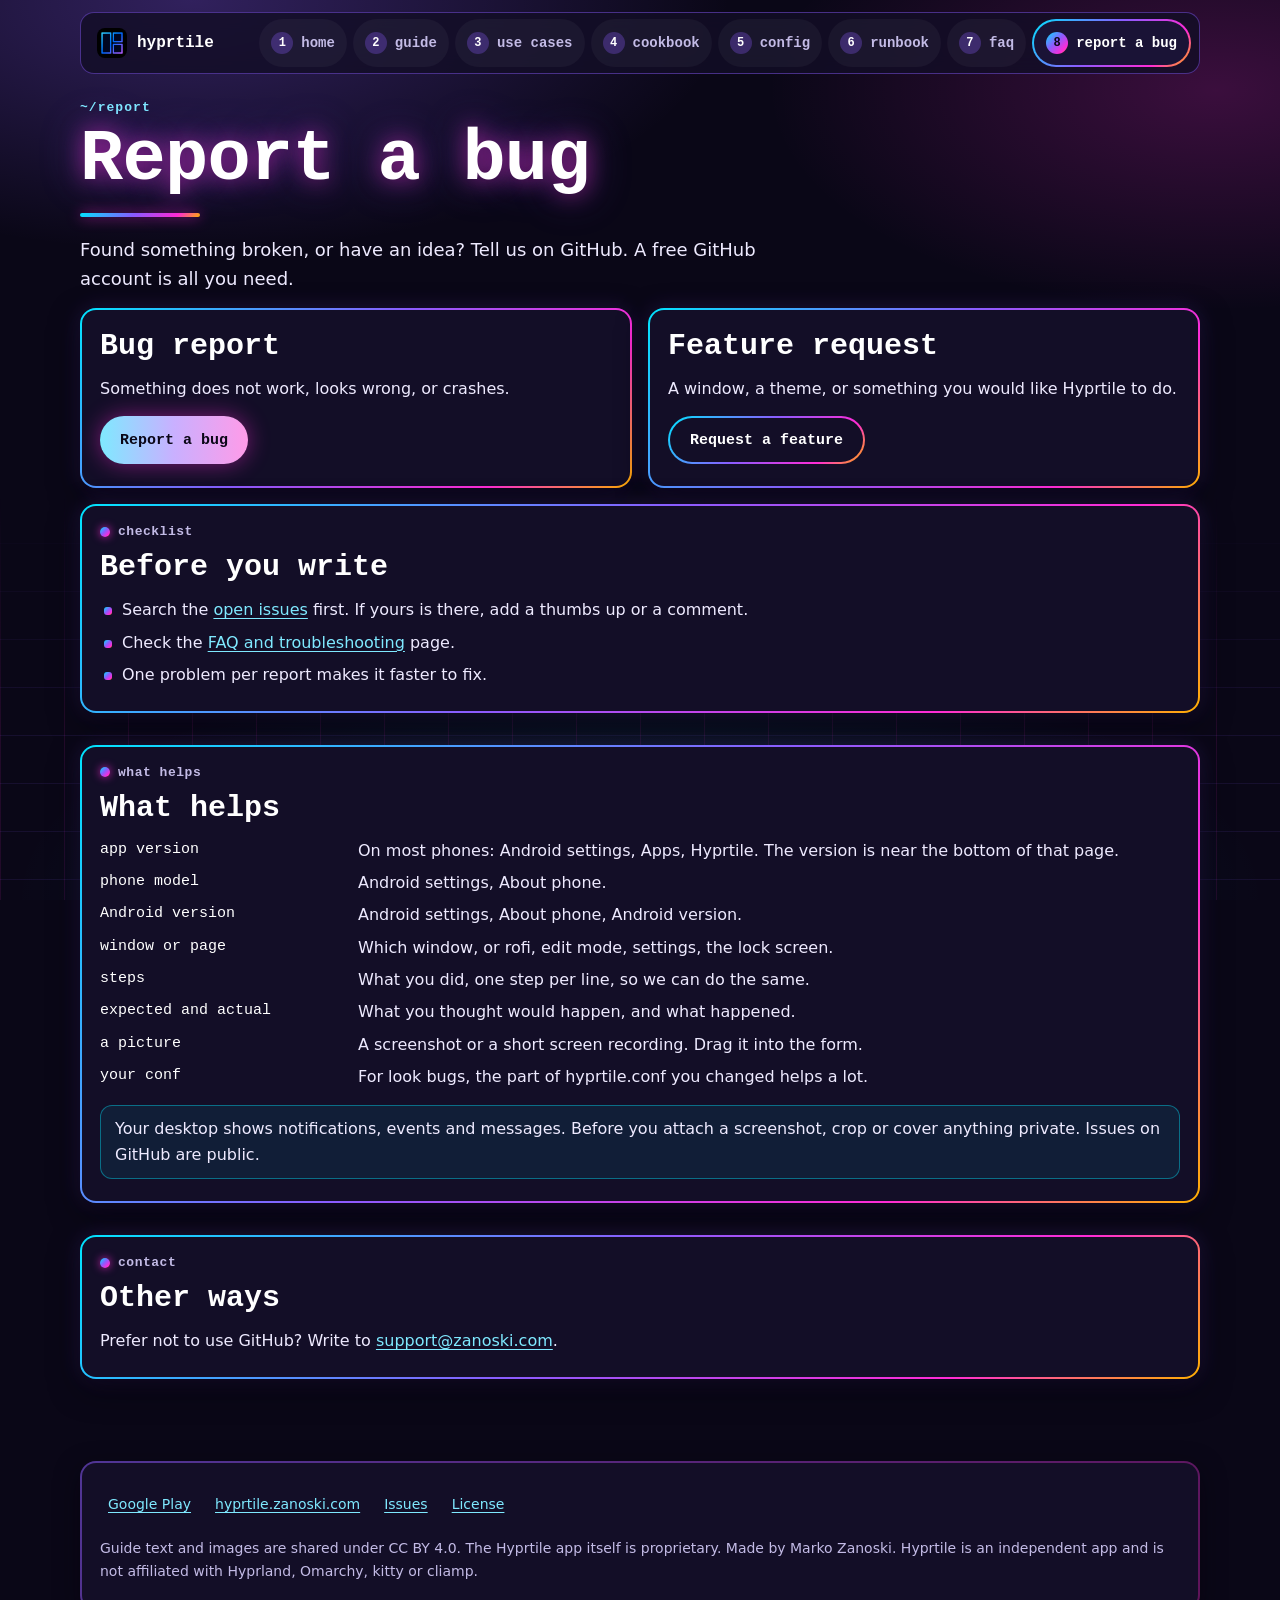
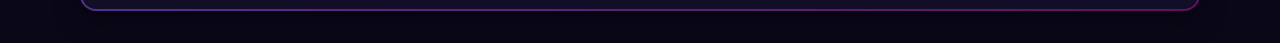
<file: docs/report.html>
<!doctype html>
<html lang="en">
<head>
<meta charset="utf-8">
<meta name="viewport" content="width=device-width, initial-scale=1">
<title>Report a bug · Hyprtile user guide</title>
<meta name="description" content="How to report a Hyprtile bug or ask for a feature on GitHub.">
<meta name="theme-color" content="#0a0717">
<meta property="og:title" content="Report a bug · Hyprtile user guide">
<meta property="og:description" content="How to report a Hyprtile bug or ask for a feature on GitHub.">
<meta property="og:image" content="img/phone-1-home.webp">
<link rel="icon" type="image/png" href="img/icon-192.png">
<link rel="stylesheet" href="style.css">
</head>
<body>
<a class="skip" href="#main">Skip to content</a>
<header class="bar">
  <a class="brand" href="index.html"><img src="img/icon-192.png" alt="" width="30" height="30"><span>hyprtile</span></a>
  <nav class="nav" aria-label="Guide pages"><ul><li><a href="index.html"><span class="ws" aria-hidden="true">1</span>home</a></li><li><a href="guide.html"><span class="ws" aria-hidden="true">2</span>guide</a></li><li><a href="use-cases.html"><span class="ws" aria-hidden="true">3</span>use cases</a></li><li><a href="cookbook.html"><span class="ws" aria-hidden="true">4</span>cookbook</a></li><li><a href="config.html"><span class="ws" aria-hidden="true">5</span>config</a></li><li><a href="runbook.html"><span class="ws" aria-hidden="true">6</span>runbook</a></li><li><a href="faq.html"><span class="ws" aria-hidden="true">7</span>faq</a></li><li><a href="report.html" aria-current="page"><span class="ws" aria-hidden="true">8</span>report a bug</a></li></ul></nav>
</header>
<div class="wrap">
<main id="main">

<div class="eyebrow">~/report</div>
<h1>Report a bug</h1>
<div class="underline" aria-hidden="true"></div>
<p class="lede">Found something broken, or have an idea? Tell us on GitHub. A free GitHub account is all you need.</p>

<div class="tiles">
<div class="tile "><h2>Bug report</h2>
<p>Something does not work, looks wrong, or crashes.</p><p><a class="btn" href="https://github.com/Zanoshky/hyprtile-launcher/issues/new?template=bug_report.yml">Report a bug</a></p>
</div>
<div class="tile "><h2>Feature request</h2>
<p>A window, a theme, or something you would like Hyprtile to do.</p><p><a class="btn ghost" href="https://github.com/Zanoshky/hyprtile-launcher/issues/new?template=feature_request.yml">Request a feature</a></p>
</div>
</div>

<div class="tiles one">
<section class="tile " id="before" aria-labelledby="before-h"><div class="title" aria-hidden="true">checklist</div><h2 id="before-h">Before you write</h2>

<ul class="dots">
  <li>Search the <a href="https://github.com/Zanoshky/hyprtile-launcher/issues">open issues</a> first. If yours is there, add a thumbs up or a comment.</li>
  <li>Check the <a href="faq.html">FAQ and troubleshooting</a> page.</li>
  <li>One problem per report makes it faster to fix.</li>
</ul>

</section>

<section class="tile " id="helps" aria-labelledby="helps-h"><div class="title" aria-hidden="true">what helps</div><h2 id="helps-h">What helps</h2>

<dl class="keys">
  <dt>app version</dt><dd>On most phones: Android settings, Apps, Hyprtile. The version is near the bottom of that page.</dd>
  <dt>phone model</dt><dd>Android settings, About phone.</dd>
  <dt>Android version</dt><dd>Android settings, About phone, Android version.</dd>
  <dt>window or page</dt><dd>Which window, or rofi, edit mode, settings, the lock screen.</dd>
  <dt>steps</dt><dd>What you did, one step per line, so we can do the same.</dd>
  <dt>expected and actual</dt><dd>What you thought would happen, and what happened.</dd>
  <dt>a picture</dt><dd>A screenshot or a short screen recording. Drag it into the form.</dd>
  <dt>your conf</dt><dd>For look bugs, the part of hyprtile.conf you changed helps a lot.</dd>
</dl>
<p class="note">Your desktop shows notifications, events and messages. Before you attach a screenshot, crop or cover anything private. Issues on GitHub are public.</p>

</section>

<section class="tile " id="other" aria-labelledby="other-h"><div class="title" aria-hidden="true">contact</div><h2 id="other-h">Other ways</h2>
<p>Prefer not to use GitHub? Write to <a href="mailto:support@zanoski.com">support@zanoski.com</a>.</p>
</section>
</div>

<p id="insider" hidden><b>Insider:</b> your request is read first. The title starts with [insider] so it stands out.</p>
<script>
document.addEventListener('DOMContentLoaded',function(){if(!/[?&]insider=1(&|$)/.test(location.search))return;
var n=document.getElementById('insider');if(n)n.hidden=false;
document.querySelectorAll('a[href*="/issues/new"]').forEach(function(a){var t=/feature_request/.test(a.href)?'[insider] [idea] ':'[insider] [bug] ';a.href+='&title='+encodeURIComponent(t)});
document.querySelectorAll('a[href^="mailto:"]').forEach(function(a){a.href+=(a.href.indexOf('?')<0?'?':'&')+'subject='+encodeURIComponent('Insider: ')})});
</script>
</main>
<footer>
  <div class="tile quiet">
  <ul>
    <li><a href="https://play.google.com/store/apps/details?id=com.zanoshky.hyprtile">Google Play</a></li>
    <li><a href="https://hyprtile.zanoski.com">hyprtile.zanoski.com</a></li>
    <li><a href="https://github.com/Zanoshky/hyprtile-launcher/issues">Issues</a></li>
    <li><a href="https://github.com/Zanoshky/hyprtile-launcher/blob/main/LICENSE">License</a></li>
  </ul>
  <p>Guide text and images are shared under CC BY 4.0. The Hyprtile app itself is proprietary. Made by Marko Zanoski. Hyprtile is an independent app and is not affiliated with Hyprland, Omarchy, kitty or cliamp.</p>
  </div>
</footer>
</div>
</body>
</html>
</file>
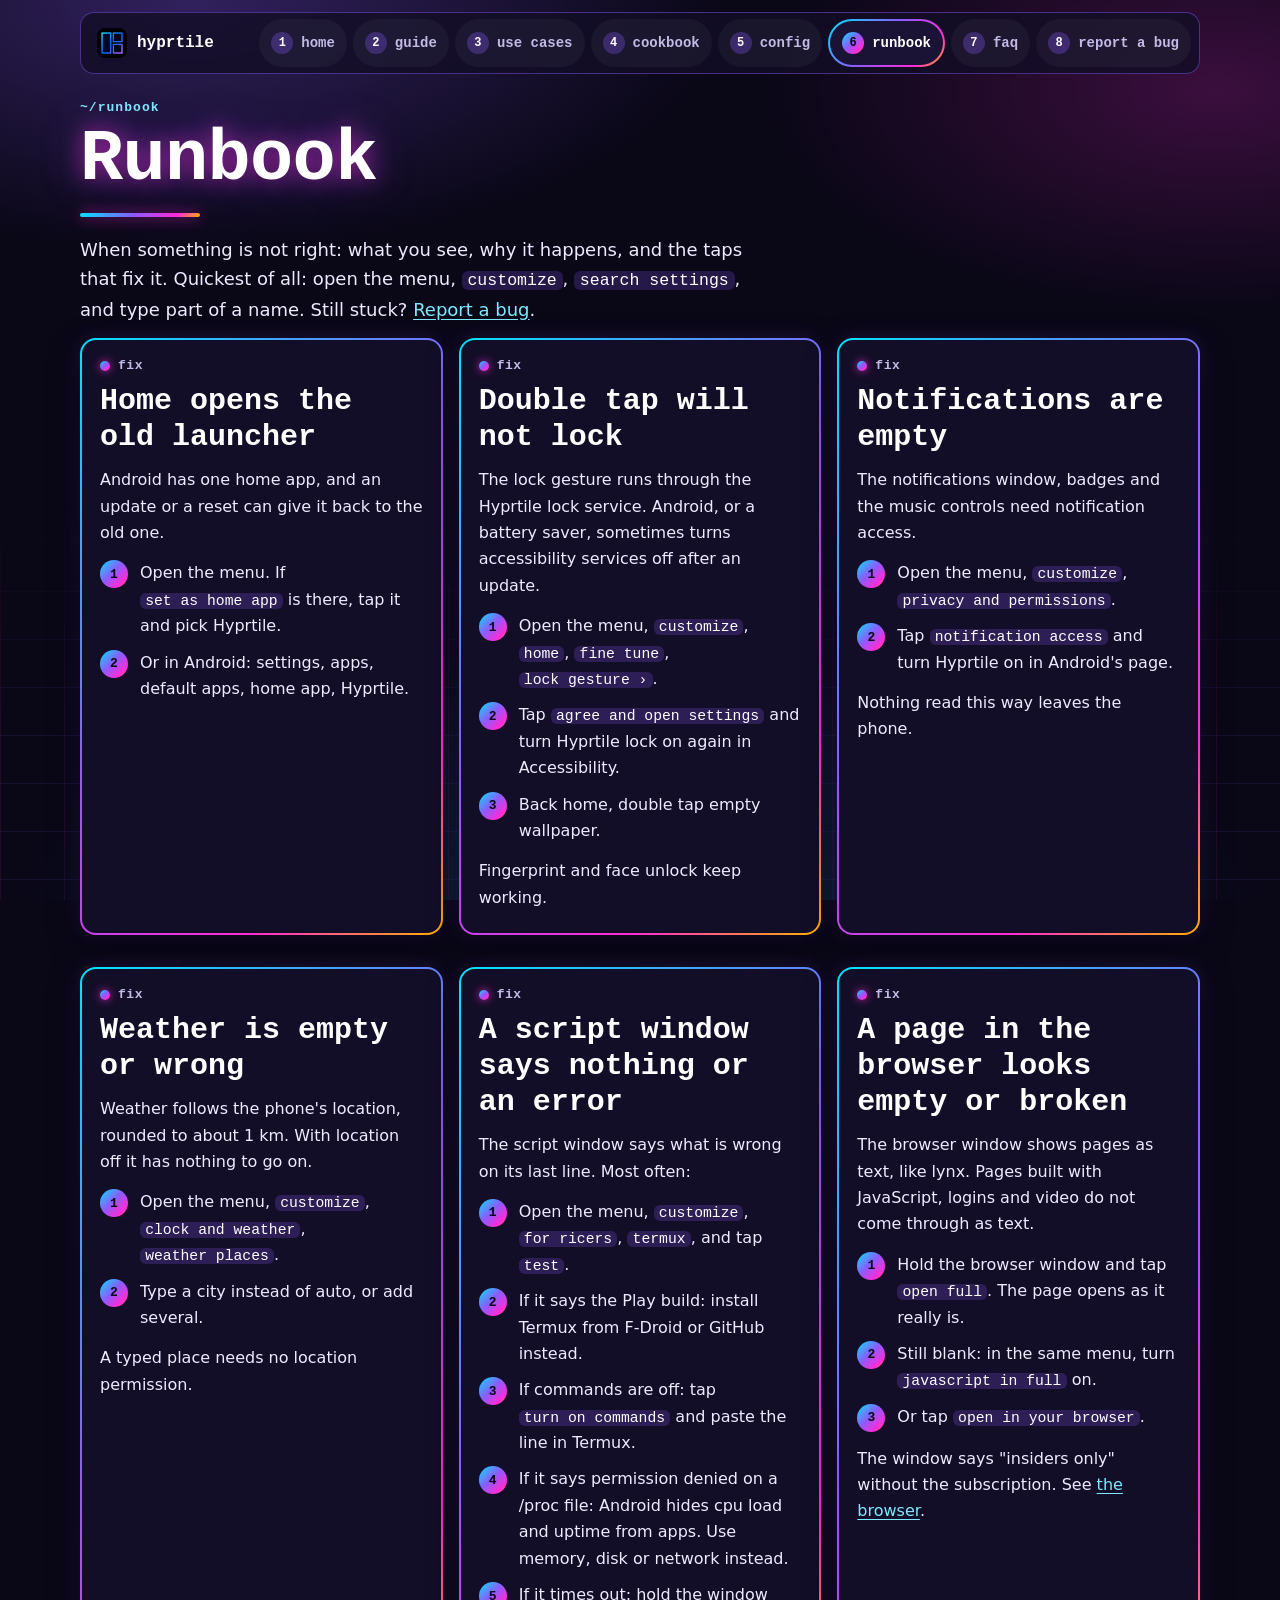
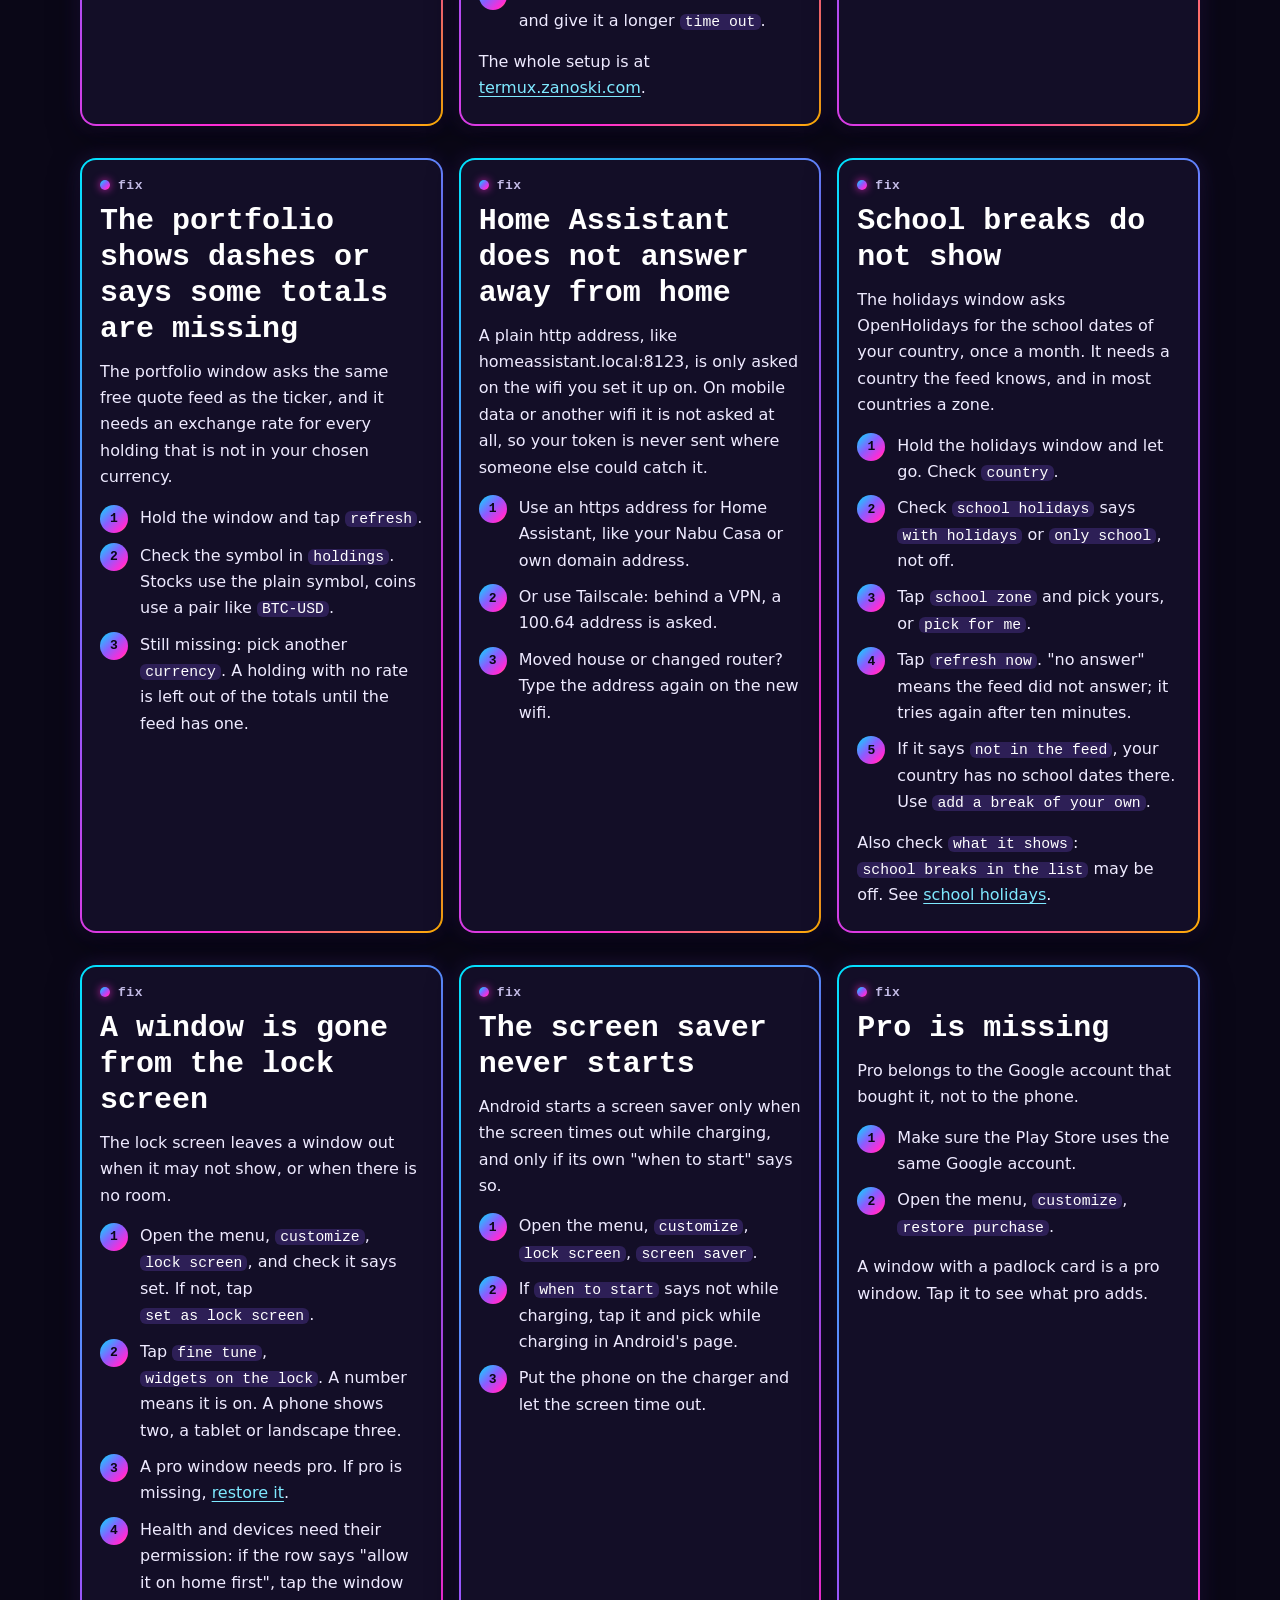
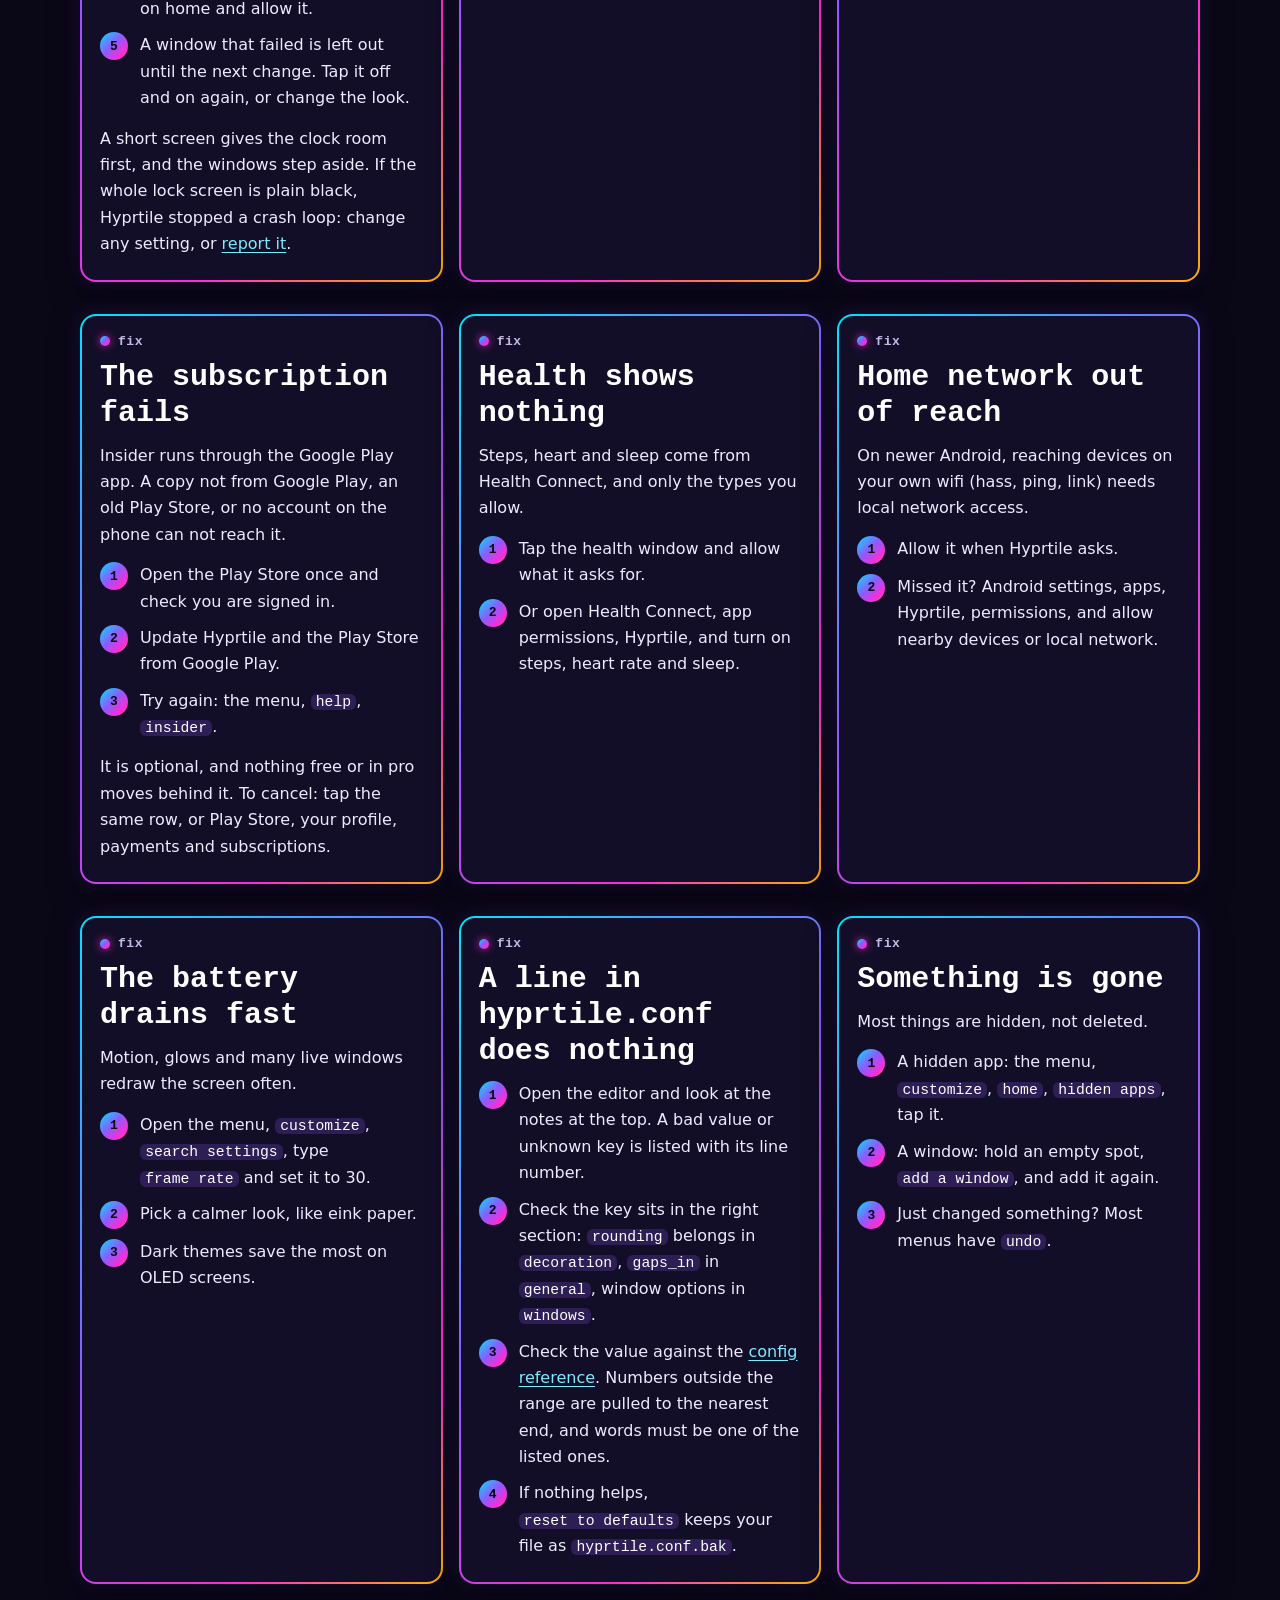
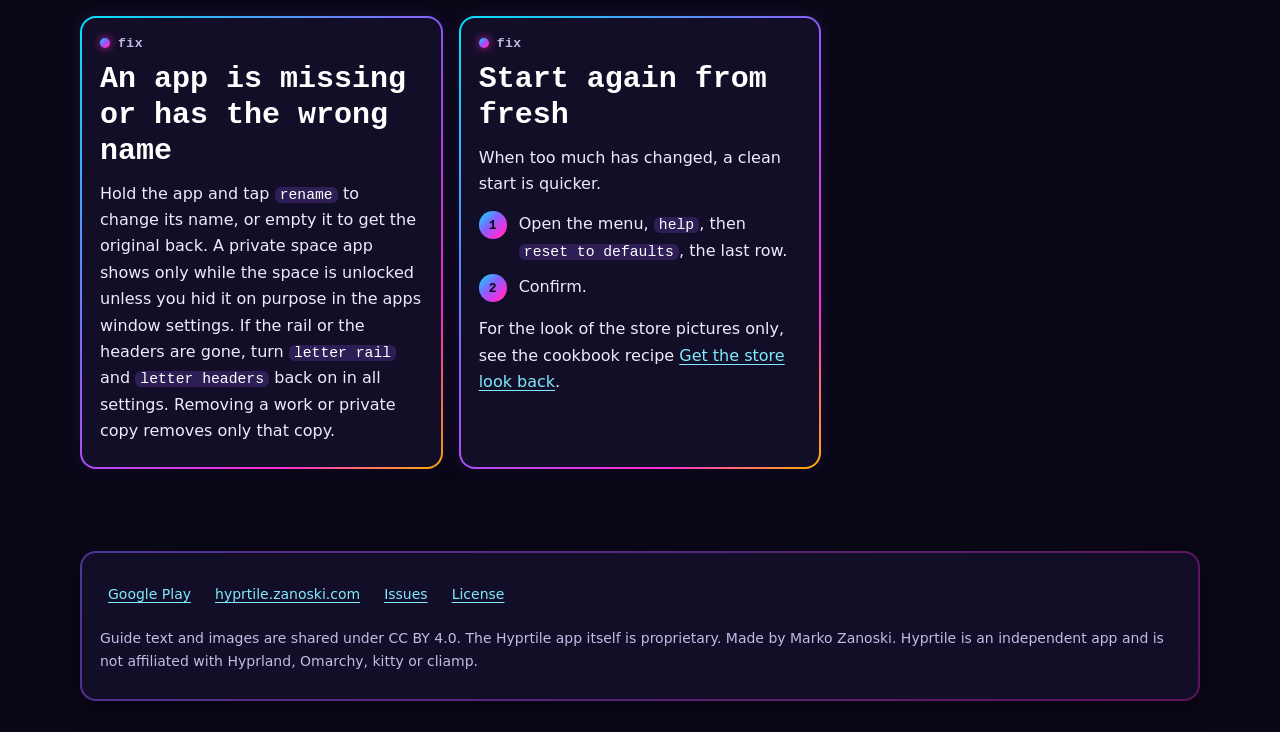
<file: docs/runbook.html>
<!doctype html>
<html lang="en">
<head>
<meta charset="utf-8">
<meta name="viewport" content="width=device-width, initial-scale=1">
<title>Runbook · Hyprtile user guide</title>
<meta name="description" content="When something in Hyprtile goes wrong: home, the lock gesture, notifications, weather, the screen saver, pro, the subscription, battery and starting over.">
<meta name="theme-color" content="#0a0717">
<meta property="og:title" content="Runbook · Hyprtile user guide">
<meta property="og:description" content="When something in Hyprtile goes wrong: home, the lock gesture, notifications, weather, the screen saver, pro, the subscription, battery and starting over.">
<meta property="og:image" content="img/look-pastel-haze.webp">
<link rel="icon" type="image/png" href="img/icon-192.png">
<link rel="stylesheet" href="style.css">
</head>
<body>
<a class="skip" href="#main">Skip to content</a>
<header class="bar">
  <a class="brand" href="index.html"><img src="img/icon-192.png" alt="" width="30" height="30"><span>hyprtile</span></a>
  <nav class="nav" aria-label="Guide pages"><ul><li><a href="index.html"><span class="ws" aria-hidden="true">1</span>home</a></li><li><a href="guide.html"><span class="ws" aria-hidden="true">2</span>guide</a></li><li><a href="use-cases.html"><span class="ws" aria-hidden="true">3</span>use cases</a></li><li><a href="cookbook.html"><span class="ws" aria-hidden="true">4</span>cookbook</a></li><li><a href="config.html"><span class="ws" aria-hidden="true">5</span>config</a></li><li><a href="runbook.html" aria-current="page"><span class="ws" aria-hidden="true">6</span>runbook</a></li><li><a href="faq.html"><span class="ws" aria-hidden="true">7</span>faq</a></li><li><a href="report.html"><span class="ws" aria-hidden="true">8</span>report a bug</a></li></ul></nav>
</header>
<div class="wrap">
<main id="main">

<div class="eyebrow">~/runbook</div>
<h1>Runbook</h1>
<div class="underline" aria-hidden="true"></div>
<p class="lede">When something is not right: what you see, why it happens, and the taps that fix it. Quickest of all: open the menu, <code>customize</code>, <code>search settings</code>, and type part of a name. Still stuck? <a href="report.html">Report a bug</a>.</p>
<div class="tiles">
<section class="tile " id="home" aria-labelledby="home-h"><div class="title" aria-hidden="true">fix</div><h2 id="home-h">Home opens the old launcher</h2>
<p>Android has one home app, and an update or a reset can give it back to the old one.</p>
<ol class="steps"><li>Open the menu. If <code>set as home app</code> is there, tap it and pick Hyprtile.</li><li>Or in Android: settings, apps, default apps, home app, Hyprtile.</li></ol>
</section>
<section class="tile " id="lock" aria-labelledby="lock-h"><div class="title" aria-hidden="true">fix</div><h2 id="lock-h">Double tap will not lock</h2>
<p>The lock gesture runs through the Hyprtile lock service. Android, or a battery saver, sometimes turns accessibility services off after an update.</p>
<ol class="steps"><li>Open the menu, <code>customize</code>, <code>home</code>, <code>fine tune</code>, <code>lock gesture ›</code>.</li><li>Tap <code>agree and open settings</code> and turn Hyprtile lock on again in Accessibility.</li><li>Back home, double tap empty wallpaper.</li></ol><p>Fingerprint and face unlock keep working.</p>
</section>
<section class="tile " id="notif" aria-labelledby="notif-h"><div class="title" aria-hidden="true">fix</div><h2 id="notif-h">Notifications are empty</h2>
<p>The notifications window, badges and the music controls need notification access.</p>
<ol class="steps"><li>Open the menu, <code>customize</code>, <code>privacy and permissions</code>.</li><li>Tap <code>notification access</code> and turn Hyprtile on in Android's page.</li></ol><p>Nothing read this way leaves the phone.</p>
</section>
<section class="tile " id="weather" aria-labelledby="weather-h"><div class="title" aria-hidden="true">fix</div><h2 id="weather-h">Weather is empty or wrong</h2>
<p>Weather follows the phone's location, rounded to about 1 km. With location off it has nothing to go on.</p>
<ol class="steps"><li>Open the menu, <code>customize</code>, <code>clock and weather</code>, <code>weather places</code>.</li><li>Type a city instead of auto, or add several.</li></ol><p>A typed place needs no location permission.</p>
</section>
<section class="tile " id="termux" aria-labelledby="termux-h"><div class="title" aria-hidden="true">fix</div><h2 id="termux-h">A script window says nothing or an error</h2>
<p>The script window says what is wrong on its last line. Most often:</p>
<ol class="steps"><li>Open the menu, <code>customize</code>, <code>for ricers</code>, <code>termux</code>, and tap <code>test</code>.</li><li>If it says the Play build: install Termux from F-Droid or GitHub instead.</li><li>If commands are off: tap <code>turn on commands</code> and paste the line in Termux.</li><li>If it says permission denied on a /proc file: Android hides cpu load and uptime from apps. Use memory, disk or network instead.</li><li>If it times out: hold the window and give it a longer <code>time out</code>.</li></ol><p>The whole setup is at <a href="https://termux.zanoski.com">termux.zanoski.com</a>.</p>
</section>
<section class="tile " id="browser" aria-labelledby="browser-h"><div class="title" aria-hidden="true">fix</div><h2 id="browser-h">A page in the browser looks empty or broken</h2>
<p>The browser window shows pages as text, like lynx. Pages built with JavaScript, logins and video do not come through as text.</p>
<ol class="steps"><li>Hold the browser window and tap <code>open full</code>. The page opens as it really is.</li><li>Still blank: in the same menu, turn <code>javascript in full</code> on.</li><li>Or tap <code>open in your browser</code>.</li></ol><p>The window says "insiders only" without the subscription. See <a href="guide.html#browser">the browser</a>.</p>
</section>
<section class="tile " id="portfolio" aria-labelledby="portfolio-h"><div class="title" aria-hidden="true">fix</div><h2 id="portfolio-h">The portfolio shows dashes or says some totals are missing</h2>
<p>The portfolio window asks the same free quote feed as the ticker, and it needs an exchange rate for every holding that is not in your chosen currency.</p>
<ol class="steps"><li>Hold the window and tap <code>refresh</code>.</li><li>Check the symbol in <code>holdings</code>. Stocks use the plain symbol, coins use a pair like <code>BTC-USD</code>.</li><li>Still missing: pick another <code>currency</code>. A holding with no rate is left out of the totals until the feed has one.</li></ol>
</section>
<section class="tile " id="hass" aria-labelledby="hass-h"><div class="title" aria-hidden="true">fix</div><h2 id="hass-h">Home Assistant does not answer away from home</h2>
<p>A plain http address, like homeassistant.local:8123, is only asked on the wifi you set it up on. On mobile data or another wifi it is not asked at all, so your token is never sent where someone else could catch it.</p>
<ol class="steps"><li>Use an https address for Home Assistant, like your Nabu Casa or own domain address.</li><li>Or use Tailscale: behind a VPN, a 100.64 address is asked.</li><li>Moved house or changed router? Type the address again on the new wifi.</li></ol>
</section>
<section class="tile " id="school" aria-labelledby="school-h"><div class="title" aria-hidden="true">fix</div><h2 id="school-h">School breaks do not show</h2>
<p>The holidays window asks OpenHolidays for the school dates of your country, once a month. It needs a country the feed knows, and in most countries a zone.</p>
<ol class="steps"><li>Hold the holidays window and let go. Check <code>country</code>.</li><li>Check <code>school holidays</code> says <code>with holidays</code> or <code>only school</code>, not off.</li><li>Tap <code>school zone</code> and pick yours, or <code>pick for me</code>.</li><li>Tap <code>refresh now</code>. "no answer" means the feed did not answer; it tries again after ten minutes.</li><li>If it says <code>not in the feed</code>, your country has no school dates there. Use <code>add a break of your own</code>.</li></ol><p>Also check <code>what it shows</code>: <code>school breaks in the list</code> may be off. See <a href="guide.html#school">school holidays</a>.</p>
</section>
<section class="tile " id="lockwins" aria-labelledby="lockwins-h"><div class="title" aria-hidden="true">fix</div><h2 id="lockwins-h">A window is gone from the lock screen</h2>
<p>The lock screen leaves a window out when it may not show, or when there is no room.</p>
<ol class="steps"><li>Open the menu, <code>customize</code>, <code>lock screen</code>, and check it says set. If not, tap <code>set as lock screen</code>.</li><li>Tap <code>fine tune</code>, <code>widgets on the lock</code>. A number means it is on. A phone shows two, a tablet or landscape three.</li><li>A pro window needs pro. If pro is missing, <a href="#pro">restore it</a>.</li><li>Health and devices need their permission: if the row says "allow it on home first", tap the window on home and allow it.</li><li>A window that failed is left out until the next change. Tap it off and on again, or change the look.</li></ol><p>A short screen gives the clock room first, and the windows step aside. If the whole lock screen is plain black, Hyprtile stopped a crash loop: change any setting, or <a href="report.html">report it</a>.</p>
</section>
<section class="tile " id="saver" aria-labelledby="saver-h"><div class="title" aria-hidden="true">fix</div><h2 id="saver-h">The screen saver never starts</h2>
<p>Android starts a screen saver only when the screen times out while charging, and only if its own "when to start" says so.</p>
<ol class="steps"><li>Open the menu, <code>customize</code>, <code>lock screen</code>, <code>screen saver</code>.</li><li>If <code>when to start</code> says not while charging, tap it and pick while charging in Android's page.</li><li>Put the phone on the charger and let the screen time out.</li></ol>
</section>
<section class="tile " id="pro" aria-labelledby="pro-h"><div class="title" aria-hidden="true">fix</div><h2 id="pro-h">Pro is missing</h2>
<p>Pro belongs to the Google account that bought it, not to the phone.</p>
<ol class="steps"><li>Make sure the Play Store uses the same Google account.</li><li>Open the menu, <code>customize</code>, <code>restore purchase</code>.</li></ol><p>A window with a padlock card is a pro window. Tap it to see what pro adds.</p>
</section>
<section class="tile " id="sub" aria-labelledby="sub-h"><div class="title" aria-hidden="true">fix</div><h2 id="sub-h">The subscription fails</h2>
<p>Insider runs through the Google Play app. A copy not from Google Play, an old Play Store, or no account on the phone can not reach it.</p>
<ol class="steps"><li>Open the Play Store once and check you are signed in.</li><li>Update Hyprtile and the Play Store from Google Play.</li><li>Try again: the menu, <code>help</code>, <code>insider</code>.</li></ol><p>It is optional, and nothing free or in pro moves behind it. To cancel: tap the same row, or Play Store, your profile, payments and subscriptions.</p>
</section>
<section class="tile " id="health" aria-labelledby="health-h"><div class="title" aria-hidden="true">fix</div><h2 id="health-h">Health shows nothing</h2>
<p>Steps, heart and sleep come from Health Connect, and only the types you allow.</p>
<ol class="steps"><li>Tap the health window and allow what it asks for.</li><li>Or open Health Connect, app permissions, Hyprtile, and turn on steps, heart rate and sleep.</li></ol>
</section>
<section class="tile " id="lan" aria-labelledby="lan-h"><div class="title" aria-hidden="true">fix</div><h2 id="lan-h">Home network out of reach</h2>
<p>On newer Android, reaching devices on your own wifi (hass, ping, link) needs local network access.</p>
<ol class="steps"><li>Allow it when Hyprtile asks.</li><li>Missed it? Android settings, apps, Hyprtile, permissions, and allow nearby devices or local network.</li></ol>
</section>
<section class="tile " id="battery" aria-labelledby="battery-h"><div class="title" aria-hidden="true">fix</div><h2 id="battery-h">The battery drains fast</h2>
<p>Motion, glows and many live windows redraw the screen often.</p>
<ol class="steps"><li>Open the menu, <code>customize</code>, <code>search settings</code>, type <code>frame rate</code> and set it to 30.</li><li>Pick a calmer look, like eink paper.</li><li>Dark themes save the most on OLED screens.</li></ol>
</section>
<section class="tile " id="confline" aria-labelledby="confline-h"><div class="title" aria-hidden="true">fix</div><h2 id="confline-h">A line in hyprtile.conf does nothing</h2>
<ol class="steps"><li>Open the editor and look at the notes at the top. A bad value or unknown key is listed with its line number.</li><li>Check the key sits in the right section: <code>rounding</code> belongs in <code>decoration</code>, <code>gaps_in</code> in <code>general</code>, window options in <code>windows</code>.</li><li>Check the value against the <a href="config.html">config reference</a>. Numbers outside the range are pulled to the nearest end, and words must be one of the listed ones.</li><li>If nothing helps, <code>reset to defaults</code> keeps your file as <code>hyprtile.conf.bak</code>.</li></ol>
</section><section class="tile " id="lost" aria-labelledby="lost-h"><div class="title" aria-hidden="true">fix</div><h2 id="lost-h">Something is gone</h2>
<p>Most things are hidden, not deleted.</p>
<ol class="steps"><li>A hidden app: the menu, <code>customize</code>, <code>home</code>, <code>hidden apps</code>, tap it.</li><li>A window: hold an empty spot, <code>add a window</code>, and add it again.</li><li>Just changed something? Most menus have <code>undo</code>.</li></ol>
</section>
<section class="tile " id="rename" aria-labelledby="rename-h"><div class="title" aria-hidden="true">fix</div><h2 id="rename-h">An app is missing or has the wrong name</h2>
<p>Hold the app and tap <code>rename</code> to change its name, or empty it to get the original back. A private space app shows only while the space is unlocked unless you hid it on purpose in the apps window settings. If the rail or the headers are gone, turn <code>letter rail</code> and <code>letter headers</code> back on in all settings. Removing a work or private copy removes only that copy.</p>
</section>
<section class="tile " id="reset" aria-labelledby="reset-h"><div class="title" aria-hidden="true">fix</div><h2 id="reset-h">Start again from fresh</h2>
<p>When too much has changed, a clean start is quicker.</p>
<ol class="steps"><li>Open the menu, <code>help</code>, then <code>reset to defaults</code>, the last row.</li><li>Confirm.</li></ol><p>For the look of the store pictures only, see the cookbook recipe <a href="cookbook.html">Get the store look back</a>.</p>
</section>
</div>
</main>
<footer>
  <div class="tile quiet">
  <ul>
    <li><a href="https://play.google.com/store/apps/details?id=com.zanoshky.hyprtile">Google Play</a></li>
    <li><a href="https://hyprtile.zanoski.com">hyprtile.zanoski.com</a></li>
    <li><a href="https://github.com/Zanoshky/hyprtile-launcher/issues">Issues</a></li>
    <li><a href="https://github.com/Zanoshky/hyprtile-launcher/blob/main/LICENSE">License</a></li>
  </ul>
  <p>Guide text and images are shared under CC BY 4.0. The Hyprtile app itself is proprietary. Made by Marko Zanoski. Hyprtile is an independent app and is not affiliated with Hyprland, Omarchy, kitty or cliamp.</p>
  </div>
</footer>
</div>
</body>
</html>
</file>
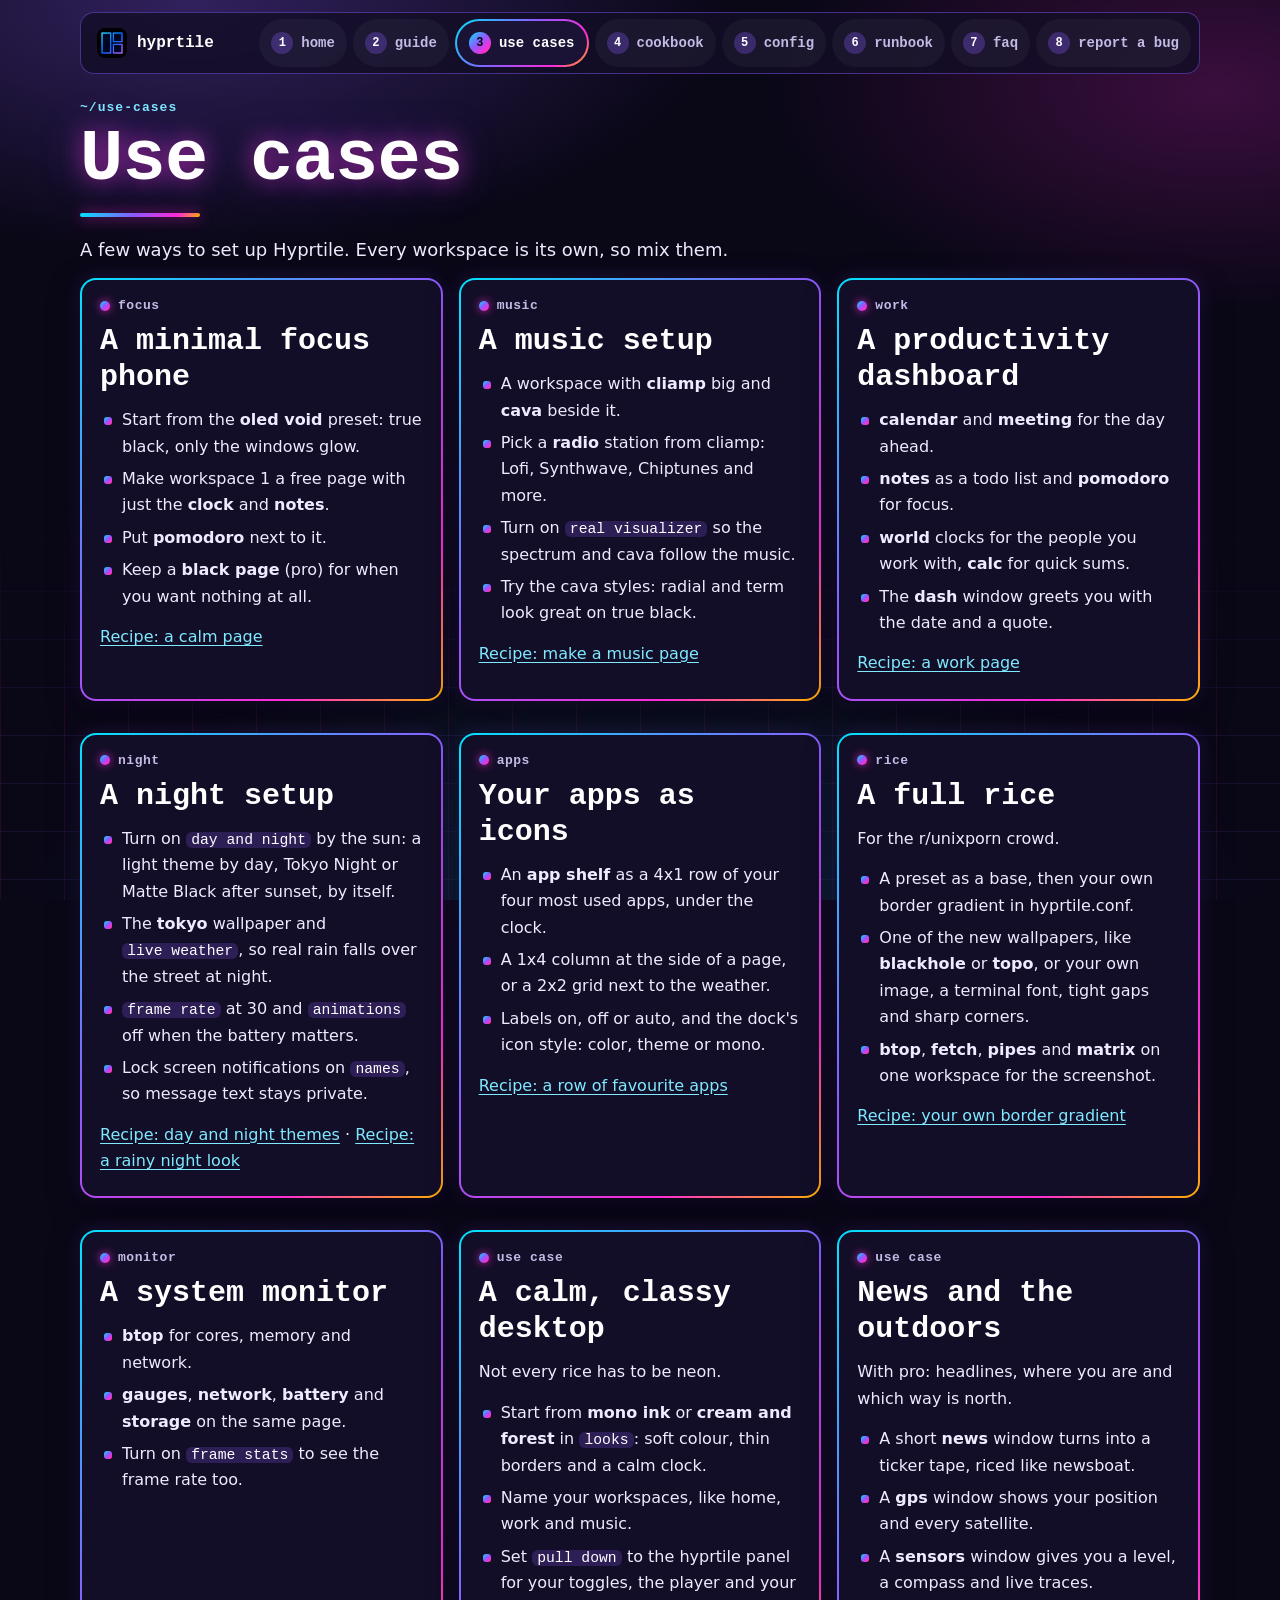
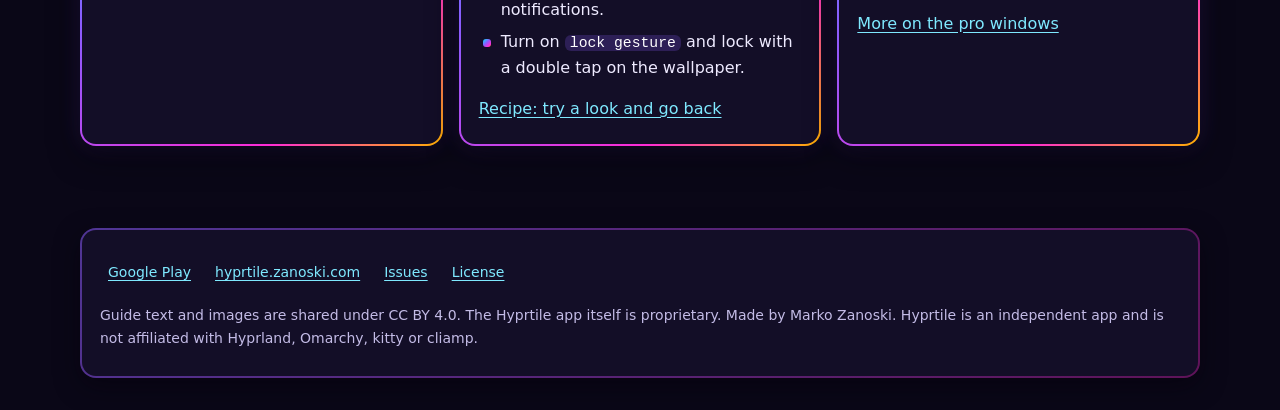
<file: docs/use-cases.html>
<!doctype html>
<html lang="en">
<head>
<meta charset="utf-8">
<meta name="viewport" content="width=device-width, initial-scale=1">
<title>Use cases · Hyprtile user guide</title>
<meta name="description" content="Ways to set up Hyprtile: a focus phone, a music setup, a work dashboard, a night setup and a full rice.">
<meta name="theme-color" content="#0a0717">
<meta property="og:title" content="Use cases · Hyprtile user guide">
<meta property="og:description" content="Ways to set up Hyprtile: a focus phone, a music setup, a work dashboard, a night setup and a full rice.">
<meta property="og:image" content="img/look-pastel-haze.webp">
<link rel="icon" type="image/png" href="img/icon-192.png">
<link rel="stylesheet" href="style.css">
</head>
<body>
<a class="skip" href="#main">Skip to content</a>
<header class="bar">
  <a class="brand" href="index.html"><img src="img/icon-192.png" alt="" width="30" height="30"><span>hyprtile</span></a>
  <nav class="nav" aria-label="Guide pages"><ul><li><a href="index.html"><span class="ws" aria-hidden="true">1</span>home</a></li><li><a href="guide.html"><span class="ws" aria-hidden="true">2</span>guide</a></li><li><a href="use-cases.html" aria-current="page"><span class="ws" aria-hidden="true">3</span>use cases</a></li><li><a href="cookbook.html"><span class="ws" aria-hidden="true">4</span>cookbook</a></li><li><a href="config.html"><span class="ws" aria-hidden="true">5</span>config</a></li><li><a href="runbook.html"><span class="ws" aria-hidden="true">6</span>runbook</a></li><li><a href="faq.html"><span class="ws" aria-hidden="true">7</span>faq</a></li><li><a href="report.html"><span class="ws" aria-hidden="true">8</span>report a bug</a></li></ul></nav>
</header>
<div class="wrap">
<main id="main">

<div class="eyebrow">~/use-cases</div>
<h1>Use cases</h1>
<div class="underline" aria-hidden="true"></div>
<p class="lede">A few ways to set up Hyprtile. Every workspace is its own, so mix them.</p>
<div class="tiles">
<section class="tile " id="focus" aria-labelledby="focus-h"><div class="title" aria-hidden="true">focus</div><h2 id="focus-h">A minimal focus phone</h2>

<ul class="dots">
  <li>Start from the <b>oled void</b> preset: true black, only the windows glow.</li>
  <li>Make workspace 1 a free page with just the <b>clock</b> and <b>notes</b>.</li>
  <li>Put <b>pomodoro</b> next to it.</li>
  <li>Keep a <b>black page</b> (pro) for when you want nothing at all.</li>
</ul>
<p><a href="cookbook.html#calm">Recipe: a calm page</a></p>

</section><section class="tile " id="music" aria-labelledby="music-h"><div class="title" aria-hidden="true">music</div><h2 id="music-h">A music setup</h2>

<ul class="dots">
  <li>A workspace with <b>cliamp</b> big and <b>cava</b> beside it.</li>
  <li>Pick a <b>radio</b> station from cliamp: Lofi, Synthwave, Chiptunes and more.</li>
  <li>Turn on <code>real visualizer</code> so the spectrum and cava follow the music.</li>
  <li>Try the cava styles: radial and term look great on true black.</li>
</ul>
<p><a href="cookbook.html#music">Recipe: make a music page</a></p>

</section><section class="tile " id="work" aria-labelledby="work-h"><div class="title" aria-hidden="true">work</div><h2 id="work-h">A productivity dashboard</h2>

<ul class="dots">
  <li><b>calendar</b> and <b>meeting</b> for the day ahead.</li>
  <li><b>notes</b> as a todo list and <b>pomodoro</b> for focus.</li>
  <li><b>world</b> clocks for the people you work with, <b>calc</b> for quick sums.</li>
  <li>The <b>dash</b> window greets you with the date and a quote.</li>
</ul>
<p><a href="cookbook.html#work">Recipe: a work page</a></p>

</section><section class="tile " id="night" aria-labelledby="night-h"><div class="title" aria-hidden="true">night</div><h2 id="night-h">A night setup</h2>

<ul class="dots">
  <li>Turn on <code>day and night</code> by the sun: a light theme by day, Tokyo Night or Matte Black after sunset, by itself.</li>
  <li>The <b>tokyo</b> wallpaper and <code>live weather</code>, so real rain falls over the street at night.</li>
  <li><code>frame rate</code> at 30 and <code>animations</code> off when the battery matters.</li>
  <li>Lock screen notifications on <code>names</code>, so message text stays private.</li>
</ul>
<p><a href="cookbook.html#night">Recipe: day and night themes</a> · <a href="cookbook.html#rainy">Recipe: a rainy night look</a></p>

</section><section class="tile " id="apps" aria-labelledby="apps-h"><div class="title" aria-hidden="true">apps</div><h2 id="apps-h">Your apps as icons</h2>

<ul class="dots">
  <li>An <b>app shelf</b> as a 4x1 row of your four most used apps, under the clock.</li>
  <li>A 1x4 column at the side of a page, or a 2x2 grid next to the weather.</li>
  <li>Labels on, off or auto, and the dock's icon style: color, theme or mono.</li>
</ul>
<p><a href="cookbook.html#shelf">Recipe: a row of favourite apps</a></p>

</section><section class="tile " id="rice" aria-labelledby="rice-h"><div class="title" aria-hidden="true">rice</div><h2 id="rice-h">A full rice</h2>

<p>For the r/unixporn crowd.</p>
<ul class="dots">
  <li>A preset as a base, then your own border gradient in hyprtile.conf.</li>
  <li>One of the new wallpapers, like <b>blackhole</b> or <b>topo</b>, or your own image, a terminal font, tight gaps and sharp corners.</li>
  <li><b>btop</b>, <b>fetch</b>, <b>pipes</b> and <b>matrix</b> on one workspace for the screenshot.</li>
</ul>
<p><a href="cookbook.html#border">Recipe: your own border gradient</a></p>

</section><section class="tile " id="monitor" aria-labelledby="monitor-h"><div class="title" aria-hidden="true">monitor</div><h2 id="monitor-h">A system monitor</h2>

<ul class="dots">
  <li><b>btop</b> for cores, memory and network.</li>
  <li><b>gauges</b>, <b>network</b>, <b>battery</b> and <b>storage</b> on the same page.</li>
  <li>Turn on <code>frame stats</code> to see the frame rate too.</li>
</ul>

</section>
<section class="tile " id="calm" aria-labelledby="calm-h"><div class="title" aria-hidden="true">use case</div><h2 id="calm-h">A calm, classy desktop</h2>

<p>Not every rice has to be neon.</p>
<ul class="dots">
  <li>Start from <b>mono ink</b> or <b>cream and forest</b> in <code>looks</code>: soft colour, thin borders and a calm clock.</li>
  <li>Name your workspaces, like home, work and music.</li>
  <li>Set <code>pull down</code> to the hyprtile panel for your toggles, the player and your notifications.</li>
  <li>Turn on <code>lock gesture</code> and lock with a double tap on the wallpaper.</li>
</ul>
<p><a href="cookbook.html#preset">Recipe: try a look and go back</a></p>

</section><section class="tile " id="outdoors" aria-labelledby="outdoors-h"><div class="title" aria-hidden="true">use case</div><h2 id="outdoors-h">News and the outdoors</h2>

<p>With pro: headlines, where you are and which way is north.</p>
<ul class="dots">
  <li>A short <b>news</b> window turns into a ticker tape, riced like newsboat.</li>
  <li>A <b>gps</b> window shows your position and every satellite.</li>
  <li>A <b>sensors</b> window gives you a level, a compass and live traces.</li>
</ul>
<p><a href="guide.html#prowindows">More on the pro windows</a></p>

</section></div>
</main>
<footer>
  <div class="tile quiet">
  <ul>
    <li><a href="https://play.google.com/store/apps/details?id=com.zanoshky.hyprtile">Google Play</a></li>
    <li><a href="https://hyprtile.zanoski.com">hyprtile.zanoski.com</a></li>
    <li><a href="https://github.com/Zanoshky/hyprtile-launcher/issues">Issues</a></li>
    <li><a href="https://github.com/Zanoshky/hyprtile-launcher/blob/main/LICENSE">License</a></li>
  </ul>
  <p>Guide text and images are shared under CC BY 4.0. The Hyprtile app itself is proprietary. Made by Marko Zanoski. Hyprtile is an independent app and is not affiliated with Hyprland, Omarchy, kitty or cliamp.</p>
  </div>
</footer>
</div>
</body>
</html>
</file>
<file: docs/style.css>
/* Hyprtile user guide. A riced desktop: synthwave night, frosted tiles,
   gradient borders in violet, pink and cyan. Text sits at 7:1 or more. */
:root {
  --bg: #0a0717;
  --tile: #130e27;
  --tile2: #1a1336;
  --fg: #eeeaff;
  --dim: #c3bbe6;
  --link: #7fe9ff;
  --pink: #ff5fd8;
  --violet: #8b5cff;
  --cyan: #00e5ff;
  --amber: #ffb000;
  --grad: linear-gradient(135deg, #00e5ff, #8b5cff 45%, #ff2bd6 80%, #ffb000);
  --round: 16px;
  --gap-in: 10px;
  --gap-out: 16px;
  --mono: "JetBrains Mono", ui-monospace, "SF Mono", "Cascadia Mono", "Roboto Mono", Menlo, Consolas, monospace;
  --sans: system-ui, -apple-system, "Segoe UI", Roboto, sans-serif;
  color-scheme: dark;
}
* { box-sizing: border-box; }
html {
  -webkit-text-size-adjust: 100%;
  background:
    radial-gradient(60% 40% at 15% 0%, rgba(139, 92, 255, 0.30), transparent 70%),
    radial-gradient(50% 35% at 95% 10%, rgba(255, 43, 214, 0.20), transparent 70%),
    radial-gradient(70% 40% at 50% 100%, rgba(0, 229, 255, 0.14), transparent 70%),
    var(--bg);
  background-attachment: fixed;
}
body {
  margin: 0;
  color: var(--fg);
  background: transparent;
  font: 16px/1.65 var(--sans);
  padding-inline: 16px;
}
/* a faint synthwave floor grid, fixed behind everything */
body::before {
  content: ""; position: fixed; inset: 55% 0 0 0; z-index: -1; pointer-events: none;
  background:
    repeating-linear-gradient(to right, rgba(255, 43, 214, 0.10) 0 1px, transparent 1px 64px),
    repeating-linear-gradient(to bottom, rgba(139, 92, 255, 0.10) 0 1px, transparent 1px 48px);
  -webkit-mask-image: linear-gradient(to bottom, transparent, #000 60%);
  mask-image: linear-gradient(to bottom, transparent, #000 60%);
}
a { color: var(--link); text-underline-offset: 3px; }
a:hover { color: #ffffff; }
:focus-visible { outline: 3px solid var(--link); outline-offset: 3px; border-radius: 6px; }
img { max-width: 100%; height: auto; }
code, kbd, pre { font-family: var(--mono); }
code, kbd { color: #ffffff; background: rgba(139, 92, 255, 0.22); border-radius: 6px; padding: 0 0.35em; white-space: nowrap; font-size: 0.92em; }
.skip { position: absolute; left: 16px; top: -100px; z-index: 10; background: var(--tile); color: #fff; padding: 12px 16px; border-radius: 10px; border: 2px solid var(--link); }
.skip:focus { top: 8px; }
.wrap { max-width: 1120px; margin: 0 auto; }

/* ---------- gradient bordered tile, like a focused Hyprland window ---------- */
.tile {
  position: relative;
  border: 2px solid transparent;
  border-radius: var(--round);
  background: linear-gradient(var(--tile), var(--tile)) padding-box, var(--grad) border-box;
  padding: 18px 18px 8px;
  box-shadow: 0 10px 30px rgba(5, 2, 12, 0.6), 0 0 22px rgba(139, 92, 255, 0.18);
}
.tile.quiet { background: linear-gradient(var(--tile), var(--tile)) padding-box, linear-gradient(135deg, rgba(139, 92, 255, 0.55), rgba(255, 43, 214, 0.35)) border-box; box-shadow: 0 8px 24px rgba(5, 2, 12, 0.5); }
.tile > .title {
  display: flex; align-items: center; gap: 8px; margin: -6px 0 10px;
  font: 700 13px var(--mono); color: var(--dim); text-transform: lowercase; letter-spacing: 0.04em;
}
.tile > .title::before { content: ""; width: 10px; height: 10px; border-radius: 50%; background: var(--grad); box-shadow: 0 0 8px rgba(255, 43, 214, 0.8); }

/* ---------- waybar ---------- */
.bar {
  margin: 12px auto 0; max-width: 1120px;
  display: flex; flex-wrap: wrap; align-items: center; gap: 6px 12px;
  padding: 6px 8px; border-radius: 14px;
  background: rgba(19, 14, 39, 0.82); border: 1px solid rgba(139, 92, 255, 0.45);
  backdrop-filter: blur(10px); -webkit-backdrop-filter: blur(10px);
}
.brand { display: inline-flex; align-items: center; gap: 10px; min-height: 48px; padding: 0 8px; color: #fff; text-decoration: none; font: 700 16px var(--mono); }
.brand img { width: 30px; height: 30px; border-radius: 8px; }
.nav { margin-left: auto; }
.nav ul { list-style: none; margin: 0; padding: 0; display: flex; flex-wrap: wrap; gap: 6px; }
.nav a {
  display: inline-flex; align-items: center; gap: 8px; min-height: 48px; padding: 0 12px;
  border-radius: 999px; color: var(--dim); text-decoration: none; font: 600 14px var(--mono);
  background: rgba(255, 255, 255, 0.04);
}
.nav a .ws { display: inline-grid; place-items: center; width: 22px; height: 22px; border-radius: 50%; background: rgba(139, 92, 255, 0.3); color: #fff; font-size: 12px; }
.nav a:hover { color: #fff; background: rgba(139, 92, 255, 0.22); }
.nav a[aria-current="page"] { color: #fff; background: linear-gradient(var(--tile2), var(--tile2)) padding-box, var(--grad) border-box; border: 2px solid transparent; }
.nav a[aria-current="page"] .ws { background: var(--grad); color: #0a0717; }

/* ---------- type ---------- */
h1, h2, h3 { color: #ffffff; line-height: 1.2; }
h1 { font: 800 clamp(34px, 8vw, 72px)/1.05 var(--mono); margin: 0 0 14px; letter-spacing: -0.01em;
     text-shadow: 0 0 22px rgba(255, 43, 214, 0.55), 0 0 44px rgba(139, 92, 255, 0.45); }
h2 { font: 800 clamp(22px, 4.2vw, 30px)/1.2 var(--mono); margin: 0 0 12px; }
h3 { font: 700 18px/1.3 var(--mono); margin: 20px 0 8px; }
p { margin: 0 0 14px; }
.lede { font-size: 18px; max-width: 60ch; }
.dim { color: var(--dim); }
.eyebrow { font: 700 13px var(--mono); color: var(--link); letter-spacing: 0.08em; text-transform: lowercase; margin-bottom: 8px; }
.underline { height: 4px; width: 120px; border-radius: 4px; background: var(--grad); margin: 0 0 18px; box-shadow: 0 0 14px rgba(255, 43, 214, 0.7); }

main { padding-block: 26px 40px; }
section { margin-block: 0 var(--gap-out); scroll-margin-top: 16px; }
.tiles { display: grid; gap: var(--gap-out); grid-template-columns: repeat(auto-fit, minmax(min(100%, 300px), 1fr)); margin-bottom: var(--gap-out); }
.tiles.one { grid-template-columns: minmax(0, 1fr); }
.tiles > * { min-width: 0; }

/* ---------- hero ---------- */
.hero { display: grid; gap: 24px; align-items: center; grid-template-columns: 1fr; margin-bottom: var(--gap-out); }
@media (min-width: 820px) { .hero { grid-template-columns: 1.3fr 1fr; } }
.actions { display: flex; flex-wrap: wrap; gap: 12px; margin: 18px 0 10px; }
.btn {
  display: inline-flex; align-items: center; justify-content: center; min-height: 48px; padding: 0 20px;
  border-radius: 999px; font: 700 15px var(--mono); text-decoration: none; color: #0a0717;
  background: linear-gradient(90deg, #7fe9ff, #c9b0ff 50%, #ff9be8);
  box-shadow: 0 0 22px rgba(255, 43, 214, 0.45);
}
.btn:hover { color: #0a0717; filter: brightness(1.08); }
.btn.ghost { color: #fff; background: linear-gradient(var(--tile), var(--tile)) padding-box, var(--grad) border-box; border: 2px solid transparent; box-shadow: none; }
.btn.ghost:hover { color: #fff; }

.phone {
  position: relative; margin: 0 auto; width: min(100%, 320px); border-radius: 26px; padding: 3px;
  background: var(--grad);
  box-shadow: 0 0 30px rgba(255, 43, 214, 0.35), 0 0 60px rgba(0, 229, 255, 0.18);
}
.phone img { display: block; width: 100%; height: auto; border-radius: 23px; background: #000; }

/* ---------- screenshot strip ---------- */
.shots-wrap { overflow-x: auto; scroll-snap-type: x mandatory; padding: 8px 4px 16px; border-radius: 12px; }
.shots { list-style: none; margin: 0; padding: 0; display: flex; gap: 18px; }
.shots li { flex: 0 0 auto; width: 200px; scroll-snap-align: start; }
.shots figure { margin: 0; }
.shots .phone { width: 200px; border-radius: 18px; padding: 2px; }
.shots .phone img { border-radius: 16px; }
.shots figcaption { color: var(--dim); font-size: 14px; margin-top: 10px; }

/* ---------- lists ---------- */
ul.dots { padding-left: 0; list-style: none; margin: 0 0 14px; }
ul.dots li { position: relative; padding-left: 22px; margin-bottom: 6px; }
ul.dots li::before { content: ""; position: absolute; left: 4px; top: 0.62em; width: 8px; height: 8px; border-radius: 3px; background: var(--grad); }
ol.steps { counter-reset: s; list-style: none; padding: 0; margin: 0 0 14px; }
ol.steps li { counter-increment: s; position: relative; padding-left: 40px; margin-bottom: 10px; min-height: 28px; }
ol.steps li::before {
  content: counter(s); position: absolute; left: 0; top: 0; width: 28px; height: 28px; border-radius: 50%;
  display: grid; place-items: center; font: 700 13px var(--mono); color: #0a0717; background: var(--grad);
}
dl.keys { display: grid; grid-template-columns: minmax(0, 15em) minmax(0, 1fr); gap: 6px 18px; margin: 0 0 14px; }
dl.keys dt { color: #fff; font-family: var(--mono); font-size: 15px; }
dl.keys dd { margin: 0; }
@media (max-width: 560px) { dl.keys { grid-template-columns: 1fr; gap: 0; } dl.keys dd { margin-bottom: 10px; color: var(--dim); } }

pre.conf {
  font-size: 14px; line-height: 1.55; color: #e9e4ff; background: #0d0a1c; border-radius: 12px;
  padding: 14px 16px; overflow-x: auto; margin: 0 0 14px; border: 1px solid rgba(139, 92, 255, 0.4);
}
pre.conf .c { color: #b7aedb; }
pre.conf .k { color: #7fe9ff; }
pre.conf .v { color: #ffc0ee; }

/* ---------- table of contents ---------- */
.toc ol { list-style: none; padding: 0; margin: 0; columns: 2 230px; column-gap: 24px; }
.toc li { break-inside: avoid; }
.toc a { display: flex; align-items: center; gap: 10px; min-height: 48px; text-decoration: none; color: var(--fg); }
.toc a:hover { color: #fff; }
.toc .n { display: inline-grid; place-items: center; min-width: 30px; height: 30px; border-radius: 9px; background: rgba(139, 92, 255, 0.28); color: #fff; font: 700 13px var(--mono); }

/* ---------- faq ---------- */
details { border-radius: 12px; background: var(--tile); border: 1px solid rgba(139, 92, 255, 0.45); margin-bottom: 10px; }
summary { cursor: pointer; min-height: 48px; display: flex; align-items: center; padding: 8px 16px; color: #fff; font-weight: 700; list-style: none; }
summary::-webkit-details-marker { display: none; }
summary::before { content: "›"; color: var(--pink); font: 700 20px var(--mono); margin-right: 12px; transition: transform 0.2s; }
details[open] summary::before { transform: rotate(90deg); }
details > div { padding: 0 16px 6px 38px; }

.note { border-radius: 12px; padding: 10px 14px; margin: 0 0 14px; background: rgba(0, 229, 255, 0.08); border: 1px solid rgba(0, 229, 255, 0.4); }

footer { padding-block: 10px 32px; color: var(--dim); font-size: 14px; }
footer .tile { padding-bottom: 12px; }
footer ul { list-style: none; padding: 0; margin: 0 0 8px; display: flex; flex-wrap: wrap; gap: 4px 8px; }
footer a { display: inline-flex; align-items: center; min-height: 48px; padding: 0 8px; }

@media (prefers-reduced-motion: reduce) { summary::before { transition: none; } }
.tile > :first-child { margin-top: 0; }

/* two phone shots side by side in the guide, stacked on small screens */
.pair { display: flex; flex-wrap: wrap; gap: 18px; margin: 16px 0; }
.pair figure { margin: 0; flex: 0 1 220px; }
.pair .phone { margin: 0; width: 100%; max-width: 220px; border-radius: 18px; padding: 2px; }
.pair .phone img { border-radius: 16px; }
.pair figcaption { color: var(--dim); font-size: 14px; margin-top: 10px; }

/* ---------- bigger screens show more: the wrap widens on a 4K screen ---------- */
@media (min-width: 1700px) { .wrap, .bar { max-width: 1520px; } body { font-size: 17px; } }
@media (min-width: 2600px) { .wrap, .bar { max-width: 2040px; } body { font-size: 19px; } }

/* ---------- numbers row, like waybar modules ---------- */
.stats { list-style: none; margin: 0 0 var(--gap-out); padding: 0; display: grid; gap: var(--gap-in); grid-template-columns: repeat(auto-fit, minmax(min(100%, 150px), 1fr)); }
.stats li { border-radius: 12px; padding: 12px 14px; background: linear-gradient(var(--tile), var(--tile)) padding-box, var(--grad) border-box; border: 2px solid transparent; }
.stats b { display: block; font: 700 26px/1.2 var(--mono); background: var(--grad); -webkit-background-clip: text; background-clip: text; color: transparent; }
.stats span { color: var(--dim); font-size: 14px; }

/* ---------- looks gallery: two a row on a phone, more as the screen grows ---------- */
.looks { list-style: none; margin: 0 0 14px; padding: 0; display: grid; gap: 22px 12px; grid-template-columns: repeat(2, minmax(0, 1fr)); }
@media (min-width: 700px) { .looks { grid-template-columns: repeat(auto-fill, minmax(180px, 1fr)); gap: 24px 18px; } }
.looks figure { margin: 0; }
.looks .phone { width: 100%; border-radius: 18px; padding: 2px; }
.looks .phone img { border-radius: 16px; }
.looks figcaption { margin-top: 10px; font-size: 14px; color: var(--dim); }
.looks figcaption b { display: block; color: #ffffff; font: 700 15px var(--mono); }
.cols { columns: 2 320px; column-gap: 32px; }
.cols li { break-inside: avoid; }
</file>
